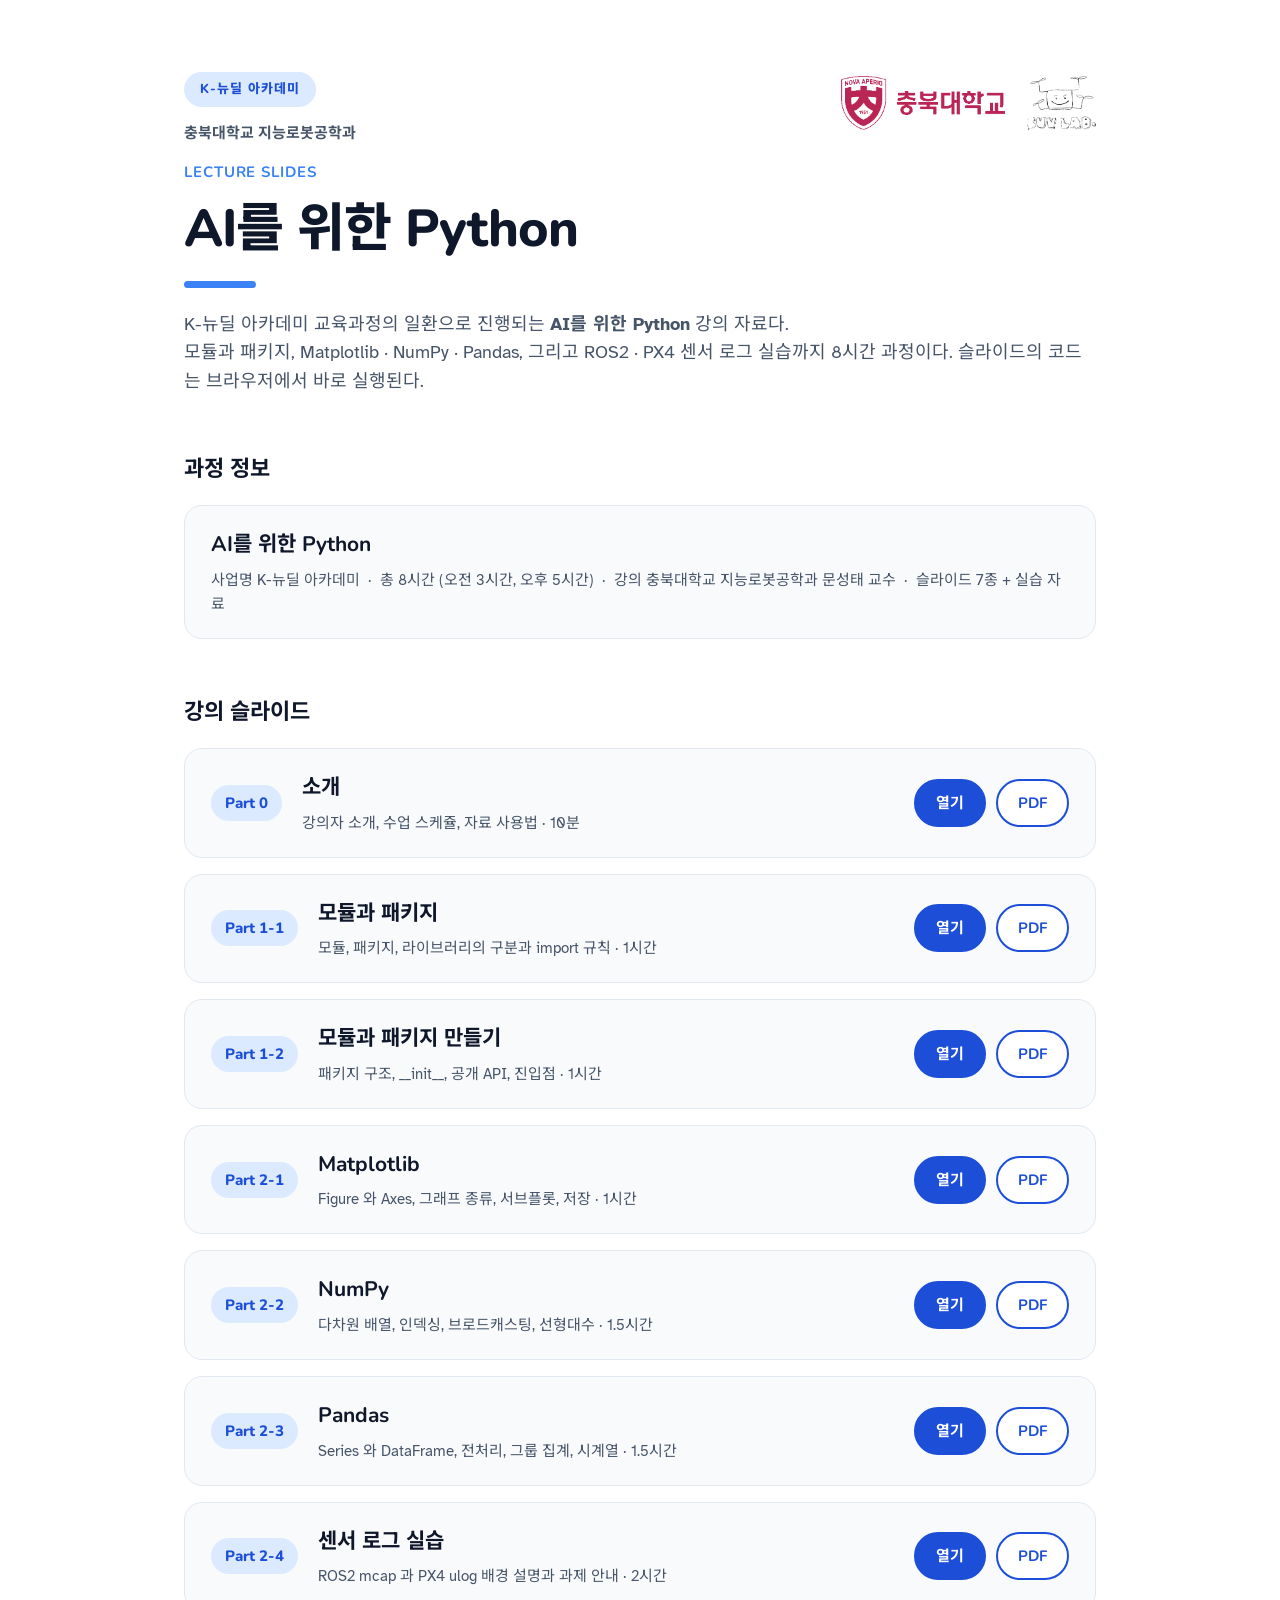
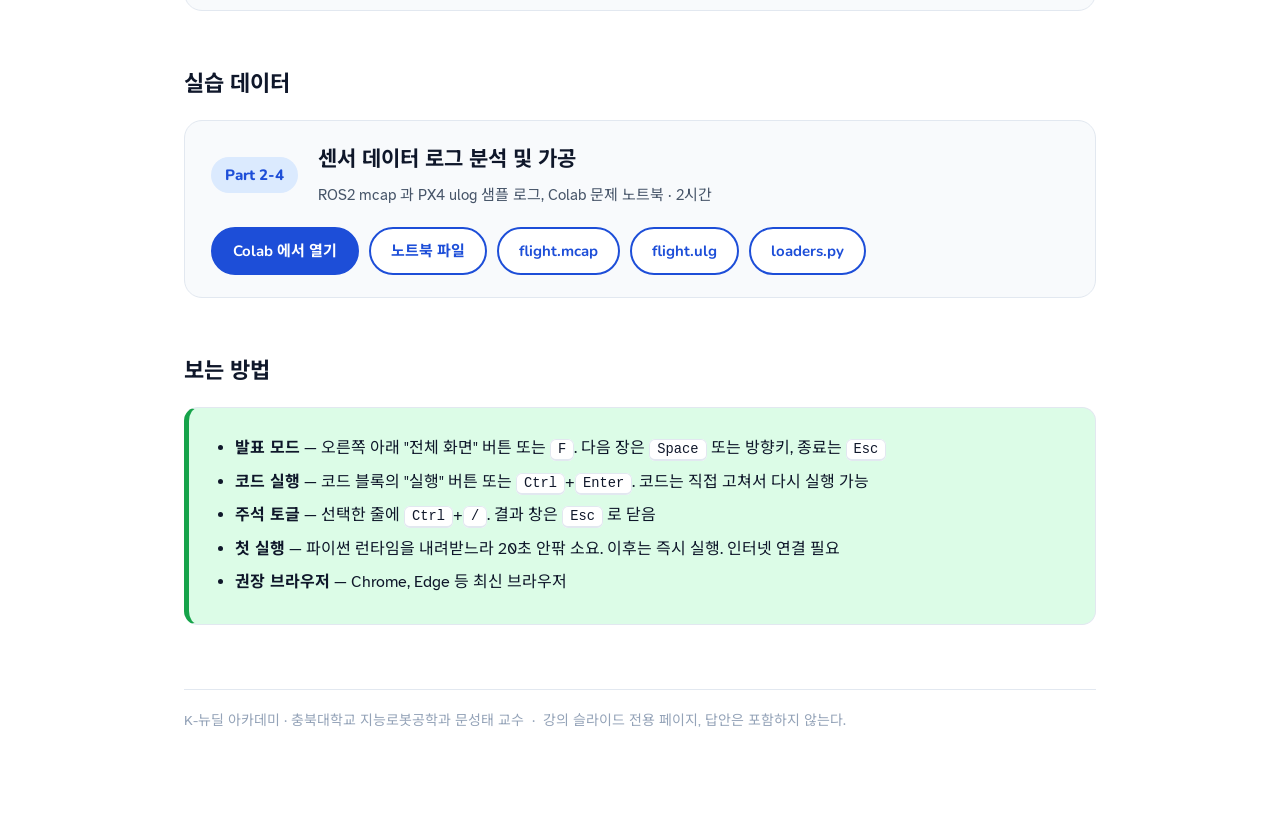
<file: index.html>
<!DOCTYPE html>
<html lang="ko"><head>
<meta charset="utf-8">
<meta name="viewport" content="width=device-width, initial-scale=1">
<title>AI를 위한 Python - 강의 슬라이드</title>
<link rel="icon" href="data:image/svg+xml,%3Csvg xmlns=%27http://www.w3.org/2000/svg%27 viewBox=%270 0 32 32%27%3E%3Crect width=%2732%27 height=%2732%27 rx=%278%27 fill=%27%231d4ed8%27/%3E%3Ctext x=%2716%27 y=%2723%27 font-size=%2720%27 text-anchor=%27middle%27 fill=%27white%27 font-family=%27sans-serif%27 font-weight=%27bold%27%3EP%3C/text%3E%3C/svg%3E">
<link rel="preconnect" href="https://fonts.googleapis.com">
<link rel="preconnect" href="https://fonts.gstatic.com" crossorigin>
<link href="https://fonts.googleapis.com/css2?family=Nunito:wght@400;600;700;800&family=Atkinson+Hyperlegible:wght@400;700&family=Noto+Sans+KR:wght@400;500;700&display=swap" rel="stylesheet">
<style>
:root {
  --sky: #3b82f6; --sky-deep: #1d4ed8; --sky-soft: #dbeafe;
  --leaf-deep: #16a34a; --leaf-soft: #dcfce7;
  --ink: #0f172a; --ink-muted: #475569; --ink-subtle: #94a3b8;
  --outline: #e2e8f0; --surface: #f8fafc;
  --font-display: 'Nunito', 'Noto Sans KR', sans-serif;
  --font-body: 'Atkinson Hyperlegible', 'Noto Sans KR', sans-serif;
  color-scheme: light;
}
* { box-sizing: border-box; }
body {
  margin: 0; background: #fff; color: var(--ink);
  font-family: var(--font-body); line-height: 1.6;
}
.wrap { max-width: 960px; margin: 0 auto; padding: 72px 24px 96px; }
.kicker { font-family: var(--font-display); font-weight: 700; color: var(--sky); letter-spacing: 0.06em; font-size: 15px; }
h1 { font-family: var(--font-display); font-weight: 800; font-size: clamp(34px, 6vw, 52px); line-height: 1.15; margin: 14px 0 0; letter-spacing: -0.02em; }
.rule { width: 72px; height: 7px; border-radius: 999px; background: var(--sky); margin: 22px 0 0; }
.sub { color: var(--ink-muted); font-size: 18px; margin: 22px 0 0; }
h2 { font-family: var(--font-display); font-weight: 700; font-size: 22px; margin: 56px 0 18px; }
.deck-list { display: grid; gap: 16px; }
.deck {
  display: flex; align-items: center; gap: 20px; flex-wrap: wrap;
  border: 1px solid var(--outline); border-radius: 18px;
  background: var(--surface); padding: 22px 26px;
}
.deck-no {
  font-family: var(--font-display); font-weight: 800; font-size: 15px;
  color: var(--sky-deep); background: var(--sky-soft);
  border-radius: 999px; padding: 6px 14px; white-space: nowrap;
}
.deck-main { flex: 1 1 320px; min-width: 0; }
.deck-title { font-family: var(--font-display); font-weight: 700; font-size: 21px; margin: 0; }
.deck-meta { color: var(--ink-muted); font-size: 15px; margin: 6px 0 0; }
.deck-links { display: flex; gap: 10px; }
a.btn {
  font-family: var(--font-display); font-weight: 700; font-size: 15px;
  text-decoration: none; border-radius: 999px; padding: 10px 20px; white-space: nowrap;
  color: #fff; background: var(--sky-deep); border: 2px solid var(--sky-deep);
}
a.btn.ghost { color: var(--sky-deep); background: #fff; }
a.btn:hover { background: var(--sky); border-color: var(--sky); color: #fff; }
.tips { border: 1px solid var(--outline); border-left: 5px solid var(--leaf-deep); border-radius: 14px; background: var(--leaf-soft); padding: 20px 26px; }
.tips ul { margin: 0; padding-left: 20px; }
.tips li { margin: 8px 0; }
kbd {
  font-family: ui-monospace, 'JetBrains Mono', monospace; font-size: 0.86em;
  background: #fff; border: 1px solid var(--outline); border-bottom-width: 2px;
  border-radius: 6px; padding: 2px 7px;
}
.masthead {
  display: flex; align-items: flex-start; justify-content: space-between;
  gap: 28px; flex-wrap: wrap; margin-bottom: 8px;
}
.masthead-logos { display: flex; align-items: center; gap: 22px; padding-top: 4px; }
.masthead-logos img { height: 54px; width: auto; display: block; }
.badge {
  display: inline-block; font-family: var(--font-display); font-weight: 800;
  font-size: 13px; letter-spacing: 0.08em;
  color: var(--sky-deep); background: var(--sky-soft);
  border-radius: 999px; padding: 7px 16px;
}
.course { font-family: var(--font-display); font-weight: 700; color: var(--ink-muted); font-size: 15px; margin: 14px 0 0; }
@media (max-width: 620px) { .masthead-logos img { height: 36px; } }
footer { margin-top: 64px; color: var(--ink-subtle); font-size: 14px; border-top: 1px solid var(--outline); padding-top: 20px; }
</style>
</head>
<body>
<div class="wrap">
  <div class="masthead">
    <div>
      <span class="badge">K-뉴딜 아카데미</span>
      <p class="course">충북대학교 지능로봇공학과</p>
    </div>
    <div class="masthead-logos">
      <img src="./cbnu_logo.png" alt="충북대학교">
      <img src="./suvlab_logo.png" alt="SUV Lab">
    </div>
  </div>

  <p class="kicker">LECTURE SLIDES</p>
  <h1>AI를 위한 Python</h1>
  <div class="rule"></div>
  <p class="sub">K-뉴딜 아카데미 교육과정의 일환으로 진행되는 <b>AI를 위한 Python</b> 강의 자료다.<br>
  모듈과 패키지, Matplotlib · NumPy · Pandas, 그리고 ROS2 · PX4 센서 로그 실습까지 8시간 과정이다.
  슬라이드의 코드는 브라우저에서 바로 실행된다.</p>

  <h2>과정 정보</h2>
  <div class="deck-list">
    <div class="deck">
      <div class="deck-main">
        <p class="deck-title">AI를 위한 Python</p>
        <p class="deck-meta">
          사업명 K-뉴딜 아카데미 &nbsp;·&nbsp; 총 8시간 (오전 3시간, 오후 5시간) &nbsp;·&nbsp;
          강의 충북대학교 지능로봇공학과 문성태 교수 &nbsp;·&nbsp; 슬라이드 7종 + 실습 자료
        </p>
      </div>
    </div>
  </div>

  <h2>강의 슬라이드</h2>
  <div class="deck-list">
    <div class="deck">
      <span class="deck-no">Part 0</span>
      <div class="deck-main">
        <p class="deck-title">소개</p>
        <p class="deck-meta">강의자 소개, 수업 스케쥴, 자료 사용법 · 10분</p>
      </div>
      <div class="deck-links">
        <a class="btn" href="./part0-intro/">열기</a>
        <a class="btn ghost" href="./part0-intro/part0_소개.pdf" download>PDF</a>
      </div>
    </div>
    <div class="deck">
      <span class="deck-no">Part 1-1</span>
      <div class="deck-main">
        <p class="deck-title">모듈과 패키지</p>
        <p class="deck-meta">모듈, 패키지, 라이브러리의 구분과 import 규칙 · 1시간</p>
      </div>
      <div class="deck-links">
        <a class="btn" href="./part1-1-module-concept/">열기</a>
        <a class="btn ghost" href="./part1-1-module-concept/part1_1_모듈과패키지.pdf" download>PDF</a>
      </div>
    </div>
    <div class="deck">
      <span class="deck-no">Part 1-2</span>
      <div class="deck-main">
        <p class="deck-title">모듈과 패키지 만들기</p>
        <p class="deck-meta">패키지 구조, __init__, 공개 API, 진입점 · 1시간</p>
      </div>
      <div class="deck-links">
        <a class="btn" href="./part1-2-module-build/">열기</a>
        <a class="btn ghost" href="./part1-2-module-build/part1_2_모듈과패키지만들기.pdf" download>PDF</a>
      </div>
    </div>
    <div class="deck">
      <span class="deck-no">Part 2-1</span>
      <div class="deck-main">
        <p class="deck-title">Matplotlib</p>
        <p class="deck-meta">Figure 와 Axes, 그래프 종류, 서브플롯, 저장 · 1시간</p>
      </div>
      <div class="deck-links">
        <a class="btn" href="./part2-1-matplotlib/">열기</a>
        <a class="btn ghost" href="./part2-1-matplotlib/part2_1_Matplotlib.pdf" download>PDF</a>
      </div>
    </div>
    <div class="deck">
      <span class="deck-no">Part 2-2</span>
      <div class="deck-main">
        <p class="deck-title">NumPy</p>
        <p class="deck-meta">다차원 배열, 인덱싱, 브로드캐스팅, 선형대수 · 1.5시간</p>
      </div>
      <div class="deck-links">
        <a class="btn" href="./part2-2-numpy/">열기</a>
        <a class="btn ghost" href="./part2-2-numpy/part2_2_NumPy.pdf" download>PDF</a>
      </div>
    </div>
    <div class="deck">
      <span class="deck-no">Part 2-3</span>
      <div class="deck-main">
        <p class="deck-title">Pandas</p>
        <p class="deck-meta">Series 와 DataFrame, 전처리, 그룹 집계, 시계열 · 1.5시간</p>
      </div>
      <div class="deck-links">
        <a class="btn" href="./part2-3-pandas/">열기</a>
        <a class="btn ghost" href="./part2-3-pandas/part2_3_Pandas.pdf" download>PDF</a>
      </div>
    </div>
    <div class="deck">
      <span class="deck-no">Part 2-4</span>
      <div class="deck-main">
        <p class="deck-title">센서 로그 실습</p>
        <p class="deck-meta">ROS2 mcap 과 PX4 ulog 배경 설명과 과제 안내 · 2시간</p>
      </div>
      <div class="deck-links">
        <a class="btn" href="./part2-4-sensor-log/">열기</a>
        <a class="btn ghost" href="./part2-4-sensor-log/part2_4_센서로그실습.pdf" download>PDF</a>
      </div>
    </div>
  </div>

  <!-- PART24-START -->
  <h2>실습 데이터</h2>
  <div class="deck-list">
    <div class="deck">
      <span class="deck-no">Part 2-4</span>
      <div class="deck-main">
        <p class="deck-title">센서 데이터 로그 분석 및 가공</p>
        <p class="deck-meta">ROS2 mcap 과 PX4 ulog 샘플 로그, Colab 문제 노트북 · 2시간</p>
      </div>
      <div class="deck-links">
        <a class="btn" href="https://colab.research.google.com/github/stmoon/python-lecture-slides/blob/main/part2-4-data/part2-4-lab.ipynb" target="_blank" rel="noopener">Colab 에서 열기</a>
        <a class="btn ghost" href="./part2-4-data/part2-4-lab.ipynb" download>노트북 파일</a>
        <a class="btn ghost" href="./part2-4-data/flight.mcap" download>flight.mcap</a>
        <a class="btn ghost" href="./part2-4-data/flight.ulg" download>flight.ulg</a>
        <a class="btn ghost" href="./part2-4-data/loaders.py" download>loaders.py</a>
      </div>
    </div>
  </div>
  <!-- PART24-END -->

  <h2>보는 방법</h2>
  <div class="tips">
    <ul>
      <li><b>발표 모드</b> — 오른쪽 아래 "전체 화면" 버튼 또는 <kbd>F</kbd>. 다음 장은 <kbd>Space</kbd> 또는 방향키, 종료는 <kbd>Esc</kbd></li>
      <li><b>코드 실행</b> — 코드 블록의 "실행" 버튼 또는 <kbd>Ctrl</kbd>+<kbd>Enter</kbd>. 코드는 직접 고쳐서 다시 실행 가능</li>
      <li><b>주석 토글</b> — 선택한 줄에 <kbd>Ctrl</kbd>+<kbd>/</kbd>. 결과 창은 <kbd>Esc</kbd> 로 닫음</li>
      <li><b>첫 실행</b> — 파이썬 런타임을 내려받느라 20초 안팎 소요. 이후는 즉시 실행. 인터넷 연결 필요</li>
      <li><b>권장 브라우저</b> — Chrome, Edge 등 최신 브라우저</li>
    </ul>
  </div>

  <footer>K-뉴딜 아카데미 · 충북대학교 지능로봇공학과 문성태 교수 &nbsp;·&nbsp; 강의 슬라이드 전용 페이지, 답안은 포함하지 않는다.</footer>
</div>
</body></html>
</file>
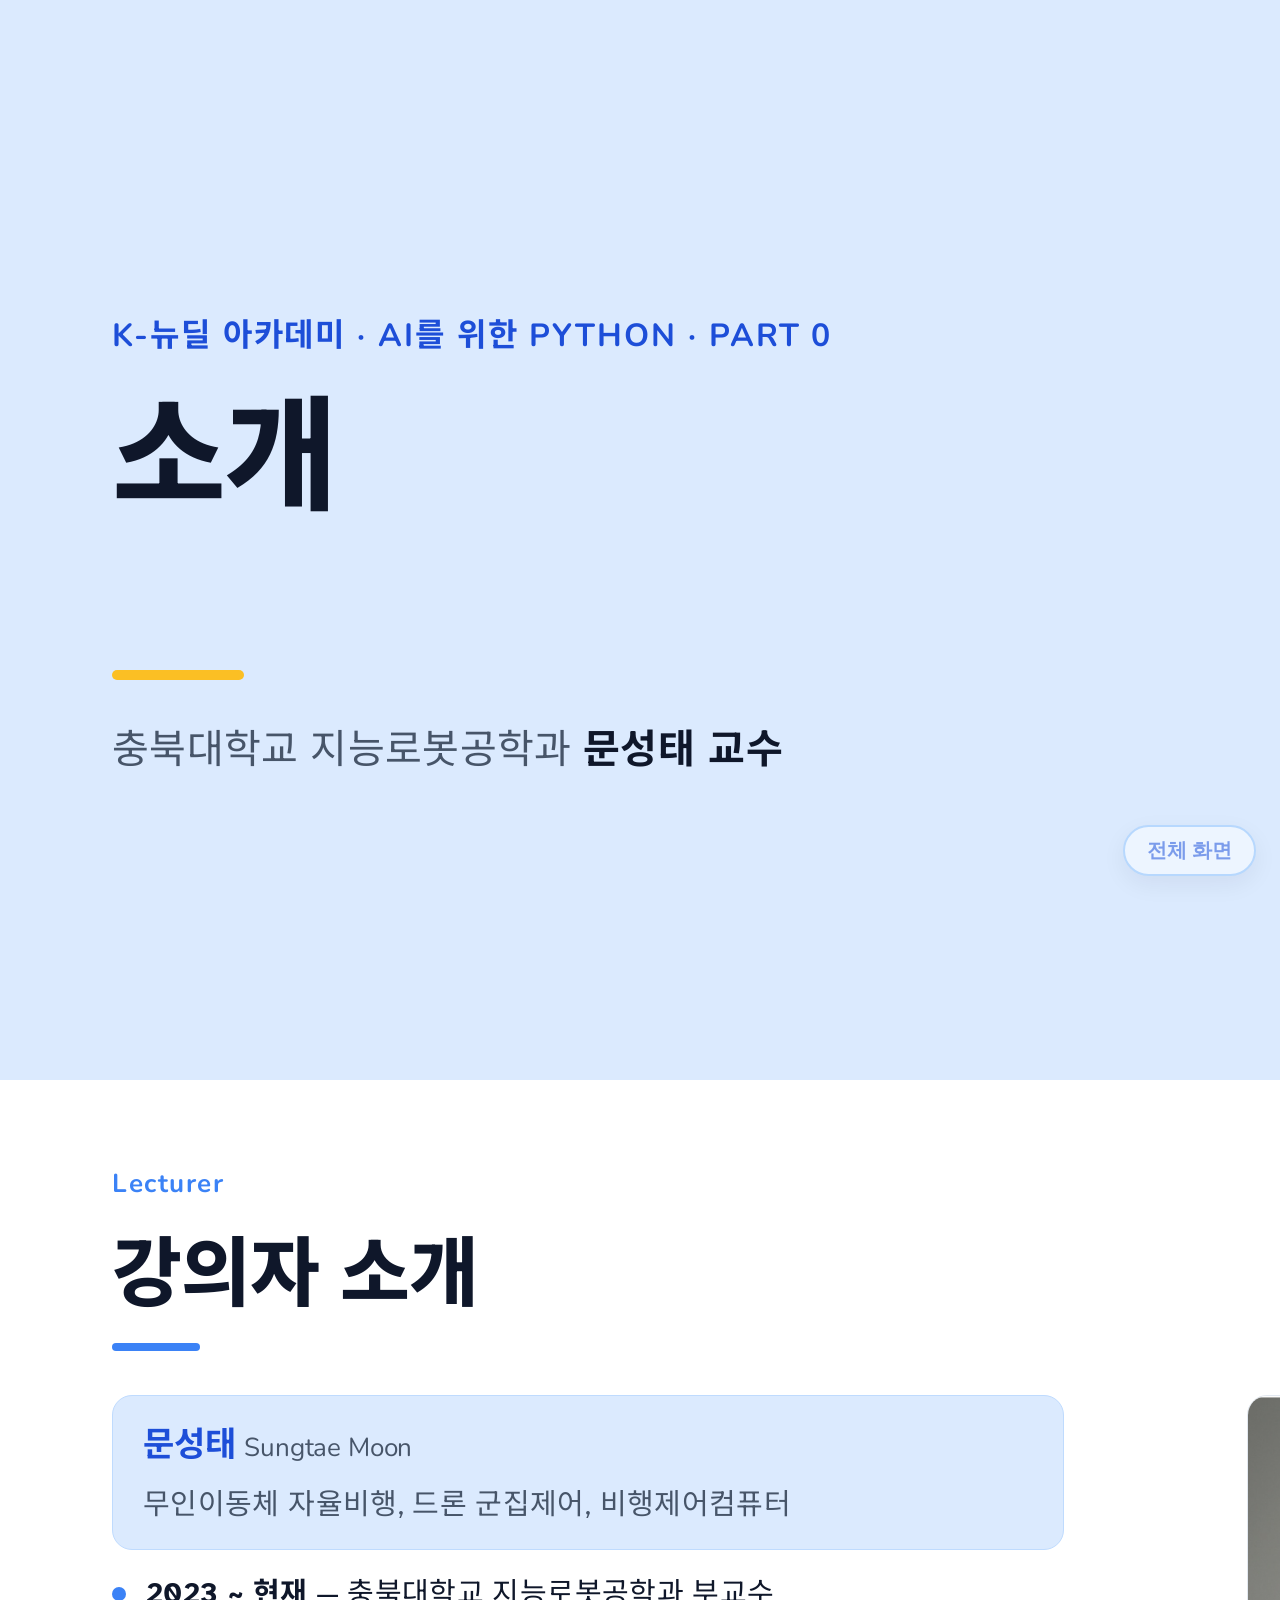
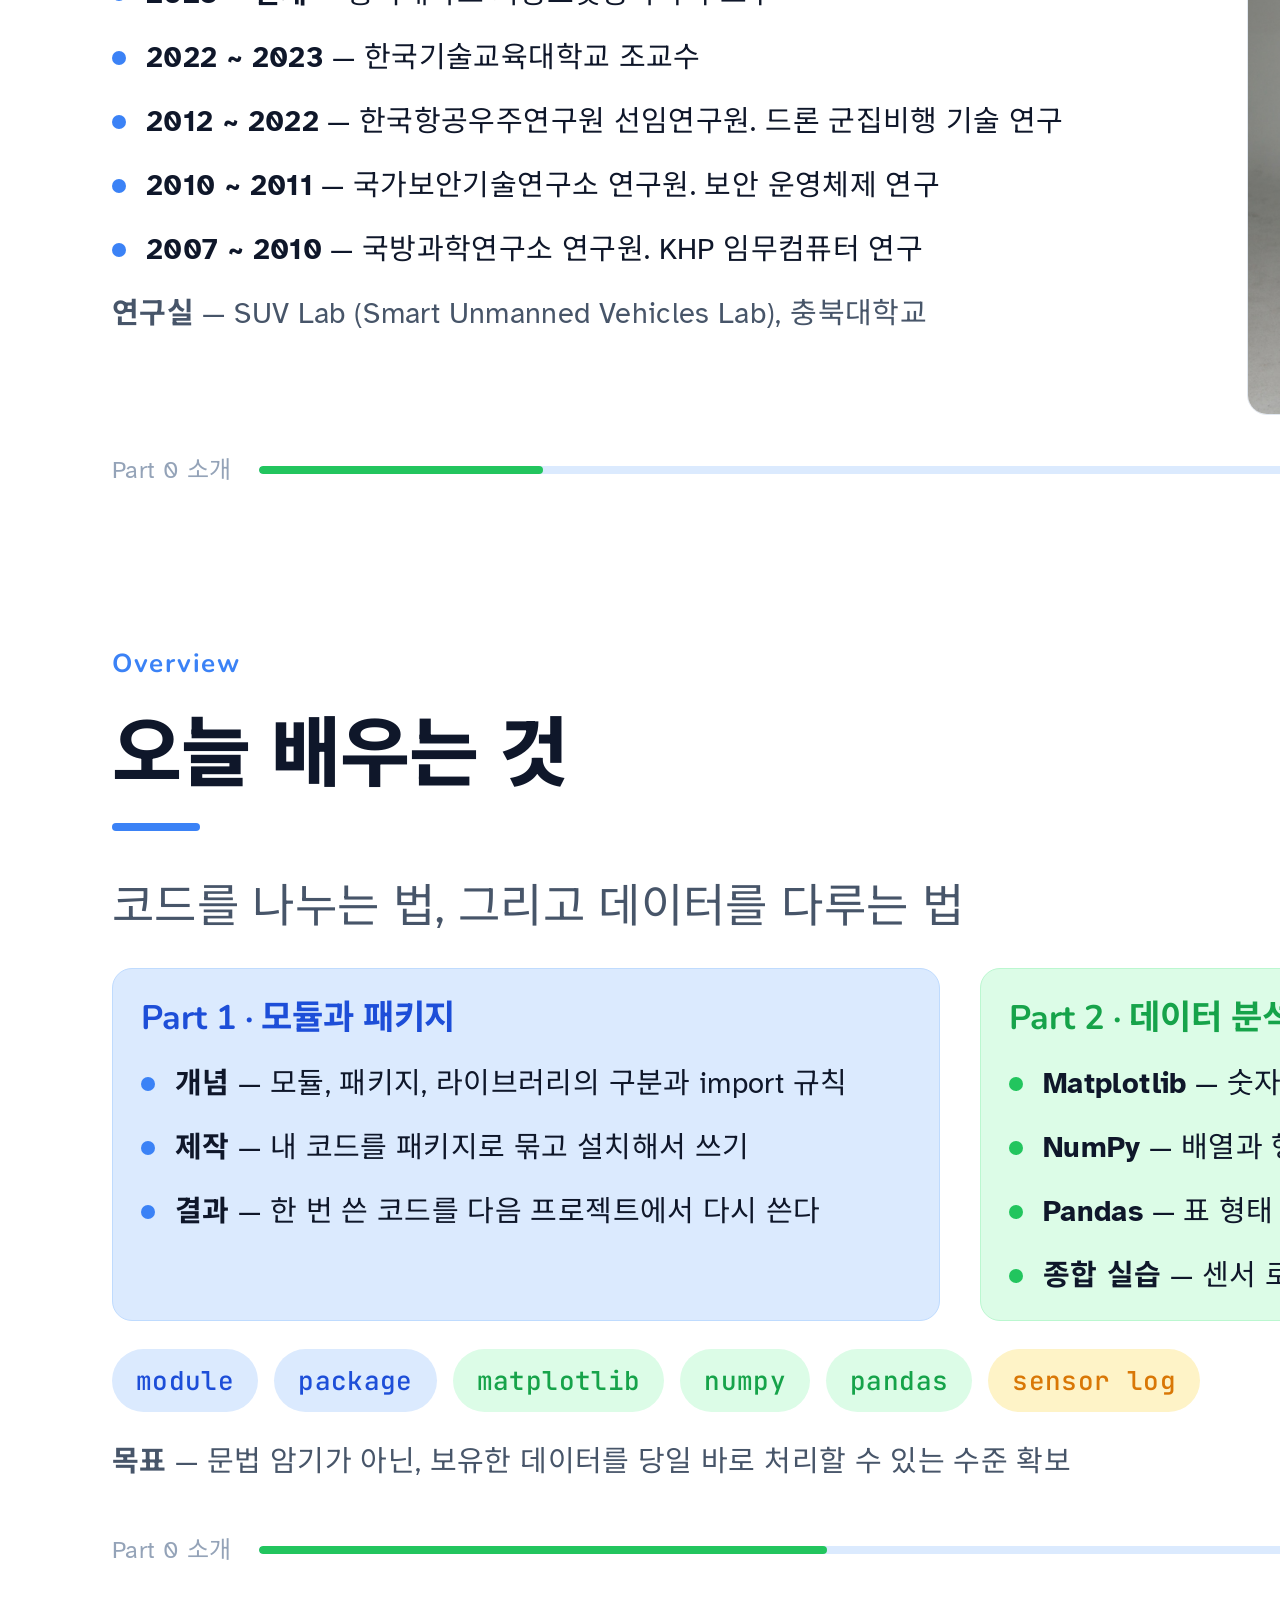
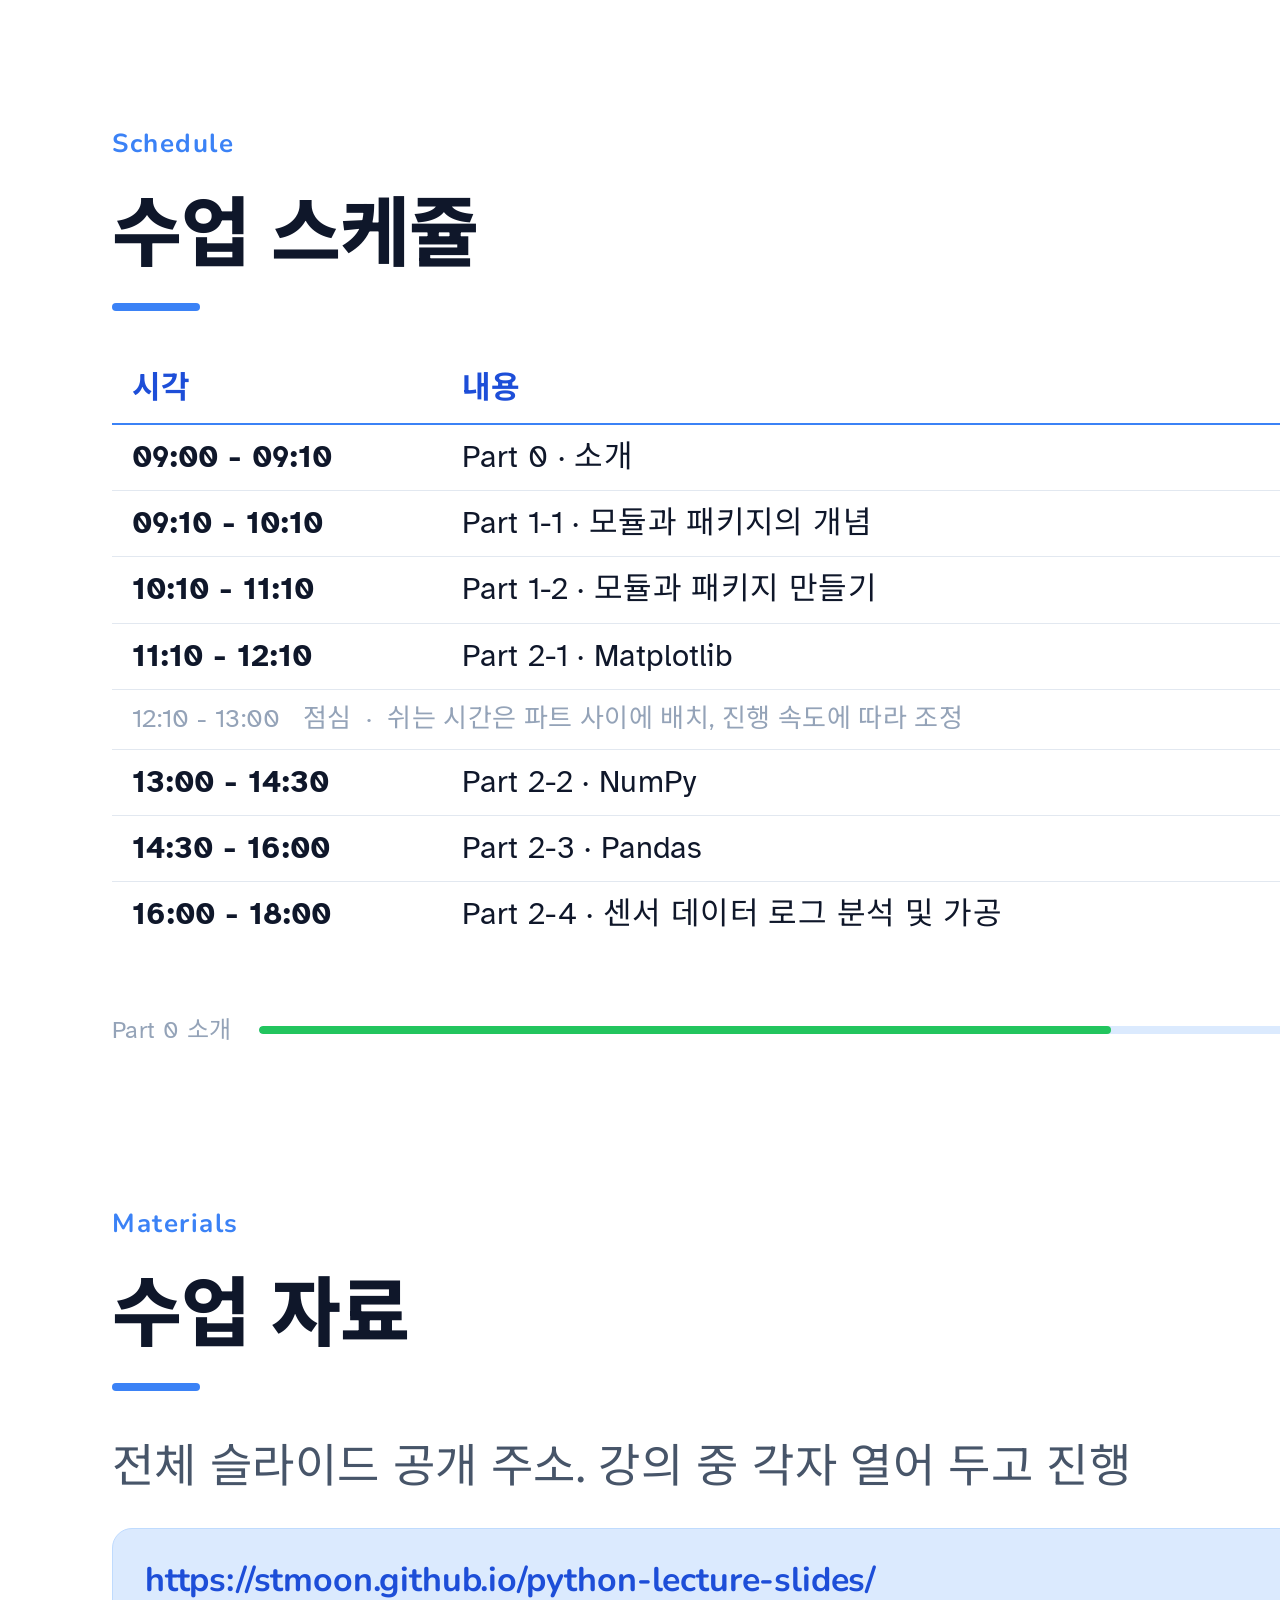
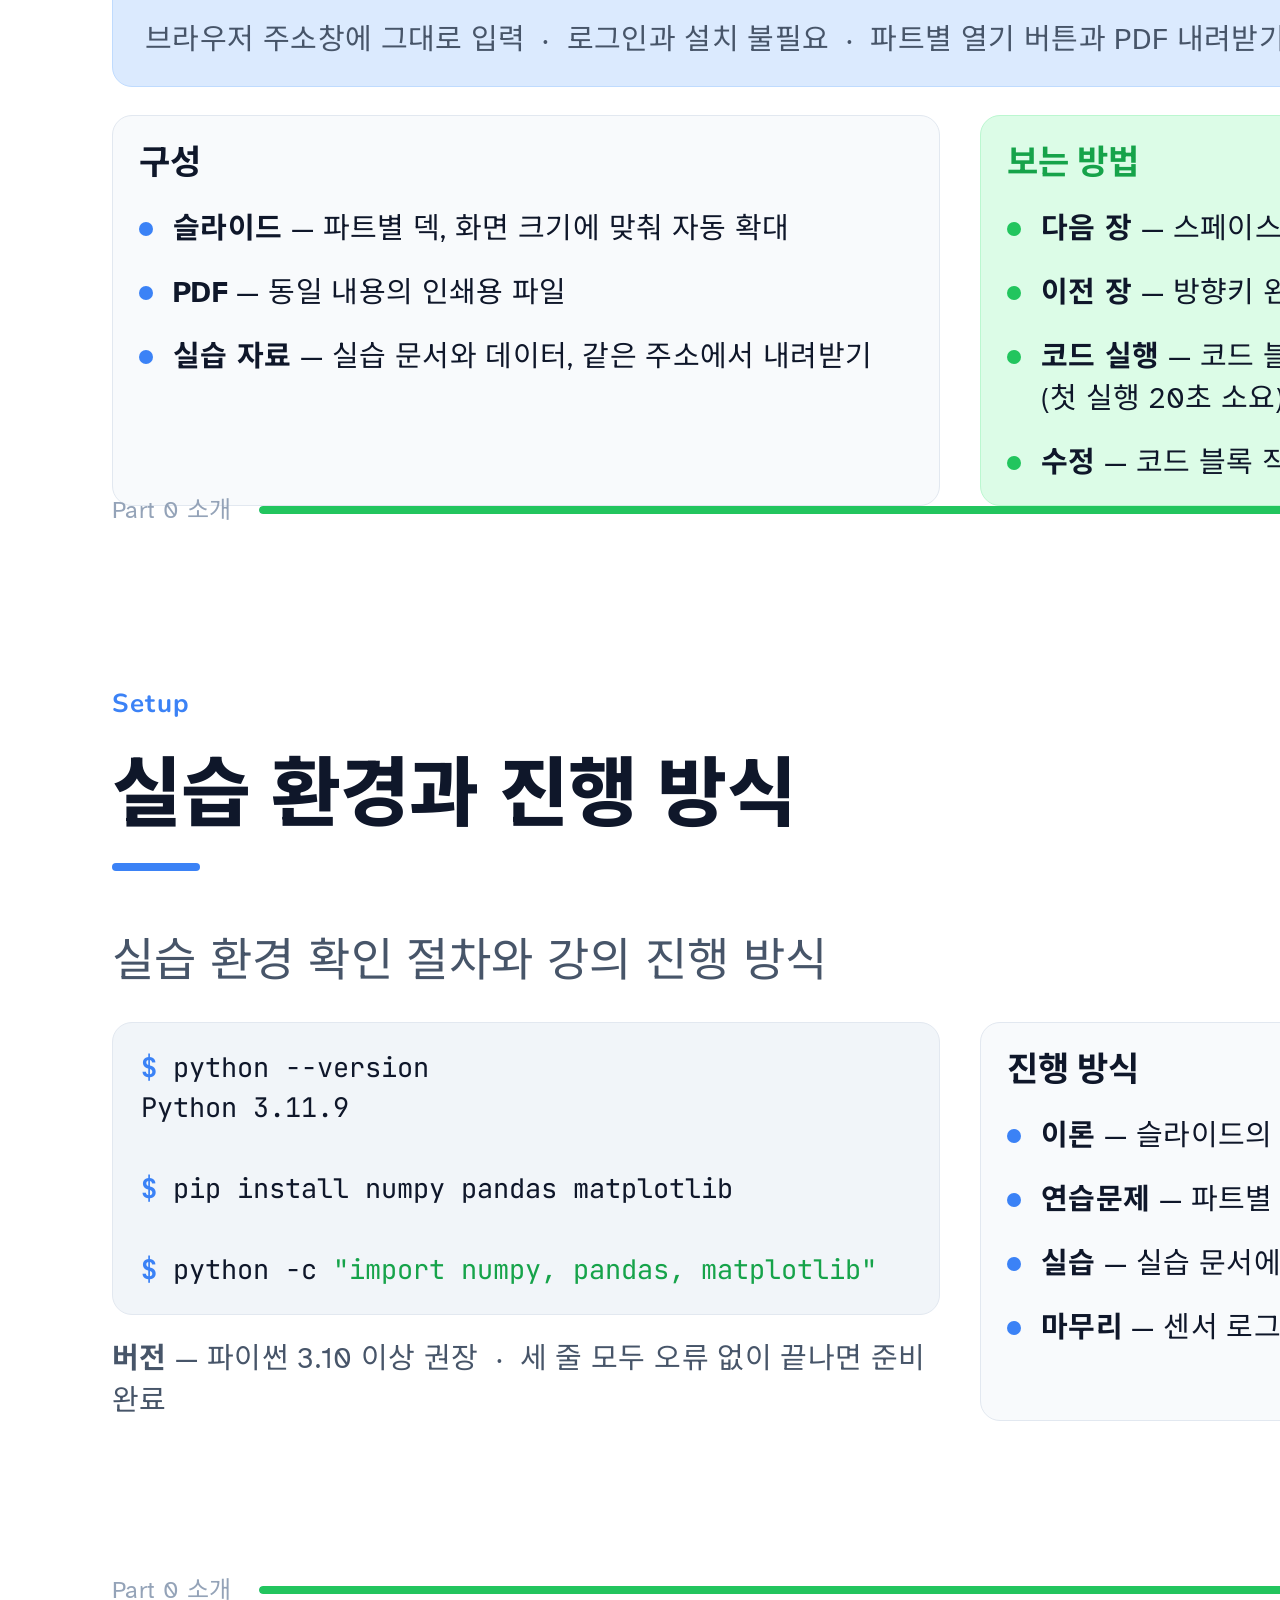
<file: part0-intro/index.html>
<!DOCTYPE html>
<html lang="ko"><head>
<meta charset="utf-8">
<meta name="viewport" content="width=device-width, initial-scale=1">
<title>Part 0 소개</title>
<link rel="preconnect" href="https://fonts.googleapis.com">
<link rel="preconnect" href="https://fonts.gstatic.com" crossorigin="crossorigin">
<link href="https://fonts.googleapis.com/css2?family=Nunito:wght@400;600;700;800&amp;family=Atkinson+Hyperlegible:wght@400;700&amp;family=JetBrains+Mono:wght@400;500;700&amp;family=Noto+Sans+KR:wght@400;500;700;900&amp;display=swap" rel="stylesheet">
<link rel="stylesheet" href="./deck.css">
<script defer="" src="./deck.js"></script>
<style>
@page { size: 1920px 1080px; margin: 0; }
html, body { margin: 0; padding: 0; background: #fff; }
:root { color-scheme: light; }
deck-stage { display: block; }
.slide {
  width: 1920px; height: 1080px; overflow: hidden; box-sizing: border-box;
  break-after: page; page-break-after: always;
}
.slide:last-child { break-after: auto; page-break-after: auto; }
</style>
<link rel="stylesheet" href="cde-layout.css"></head>
<body>
<deck-stage>
        <section class="slide cover" data-label="표지" data-screen-label="표지">
          <img class="cover-logo" src="./cbnu_logo.png" alt="충북대학교">
          <span class="cover-kicker">K-뉴딜 아카데미 · AI를 위한 PYTHON · PART 0</span>
          <h1 class="cover-title">소개</h1>
          <p class="cover-sub"><br></p>
          <div class="cover-rule"></div>
          <p class="cover-by">충북대학교 지능로봇공학과 <b>문성태 교수</b></p>
        </section>

        <section class="slide" data-label="01 강의자 소개" data-screen-label="01 강의자 소개">
          <header class="head"><span class="kicker">Lecturer</span><span class="folio">01</span></header>
          <h2 class="title">강의자 소개</h2>
          <div class="rule"></div>
          <div class="body">
            <div class="cols-wide">
              <div style="display:flex; flex-direction:column; gap:22px; min-width:0">
                <div class="card soft" style="padding:24px 30px; gap:12px">
                  <h3 class="card-h sky">문성태 <span style="font-size:26px; color:var(--ink-muted); font-weight:400">Sungtae Moon</span></h3>
                  <p class="note">무인이동체 자율비행, 드론 군집제어, 비행제어컴퓨터</p>
                </div>
                <ul class="ul">
                  <li><strong>2023 ~ 현재</strong> — 충북대학교 지능로봇공학과 부교수</li>
                  <li><strong>2022 ~ 2023</strong> — 한국기술교육대학교 조교수</li>
                  <li><strong>2012 ~ 2022</strong> — 한국항공우주연구원 선임연구원. 드론 군집비행 기술 연구</li>
                  <li><strong>2010 ~ 2011</strong> — 국가보안기술연구소 연구원. 보안 운영체제 연구</li>
                  <li><strong>2007 ~ 2010</strong> — 국방과학연구소 연구원. KHP 임무컴퓨터 연구</li>
                </ul>
                <p class="note"><strong>연구실</strong> — SUV Lab (Smart Unmanned Vehicles Lab), 충북대학교</p>
              </div>
              <figure class="fig"><img src="./imgs/lecturer.png" alt="강의자 사진" style="max-height:620px; align-self:center"></figure>
            </div>
          </div>
          <footer class="foot"><span class="foot-sec">Part 0 소개</span><div class="bar"><i style="width:20%"></i></div><span class="foot-num">01 / 05</span></footer>
        </section>


        <section class="slide" data-label="02 오늘 배우는 것" data-screen-label="02 오늘 배우는 것">
          <header class="head"><span class="kicker">Overview</span><span class="folio">02</span></header>
          <h2 class="title">오늘 배우는 것</h2>
          <div class="rule"></div>
          <div class="body">
            <p class="lead">코드를 나누는 법, 그리고 데이터를 다루는 법</p>
            <div class="cols">
              <div class="card soft" style="padding:24px 28px">
                <h3 class="card-h sky">Part 1 · 모듈과 패키지</h3>
                <ul class="ul">
                  <li><strong>개념</strong> — 모듈, 패키지, 라이브러리의 구분과 import 규칙</li>
                  <li><strong>제작</strong> — 내 코드를 패키지로 묶고 설치해서 쓰기</li>
                  <li><strong>결과</strong> — 한 번 쓴 코드를 다음 프로젝트에서 다시 쓴다</li>
                </ul>
              </div>
              <div class="card good" style="padding:24px 28px">
                <h3 class="card-h leaf">Part 2 · 데이터 분석 라이브러리</h3>
                <ul class="ul leaf">
                  <li><strong>Matplotlib</strong> — 숫자를 그림으로 바꿔 눈으로 확인</li>
                  <li><strong>NumPy</strong> — 배열과 행렬을 루프 없이 계산</li>
                  <li><strong>Pandas</strong> — 표 형태 데이터를 읽고 정리</li>
                  <li><strong>종합 실습</strong> — 센서 로그를 실제로 분석하고 가공</li>
                </ul>
              </div>
            </div>
            <div class="chips">
              <span class="chip">module</span>
              <span class="chip">package</span>
              <span class="chip leaf">matplotlib</span>
              <span class="chip leaf">numpy</span>
              <span class="chip leaf">pandas</span>
              <span class="chip sun">sensor log</span>
            </div>
            <p class="note"><strong>목표</strong> — 문법 암기가 아닌, 보유한 데이터를 당일 바로 처리할 수 있는 수준 확보</p>
          </div>
          <footer class="foot"><span class="foot-sec">Part 0 소개</span><div class="bar"><i style="width:40%"></i></div><span class="foot-num">02 / 05</span></footer>
        </section>

        <section class="slide" data-label="03 수업 스케쥴" data-screen-label="03 수업 스케쥴">
          <header class="head"><span class="kicker">Schedule</span><span class="folio">03</span></header>
          <h2 class="title">수업 스케쥴</h2>
          <div class="rule"></div>
          <div class="body">
            <table class="tbl" style="font-size:31px">
              <thead>
                <tr><th style="width:330px; padding:12px 20px">시각</th><th style="padding:12px 20px">내용</th><th style="width:180px; padding:12px 20px">실습</th><th style="width:170px; padding:12px 20px">시간</th></tr>
              </thead>
              <tbody style="--pad:0">
                <tr><td style="padding:11px 20px"><strong>09:00 - 09:10</strong></td><td style="padding:11px 20px">Part 0 · 소개</td><td style="padding:11px 20px">-</td><td style="padding:11px 20px">10분</td></tr>
                <tr><td style="padding:11px 20px"><strong>09:10 - 10:10</strong></td><td style="padding:11px 20px">Part 1-1 · 모듈과 패키지의 개념</td><td style="padding:11px 20px">-</td><td style="padding:11px 20px">1시간</td></tr>
                <tr><td style="padding:11px 20px"><strong>10:10 - 11:10</strong></td><td style="padding:11px 20px">Part 1-2 · 모듈과 패키지 만들기</td><td style="padding:11px 20px">-</td><td style="padding:11px 20px">1시간</td></tr>
                <tr><td style="padding:11px 20px"><strong>11:10 - 12:10</strong></td><td style="padding:11px 20px">Part 2-1 · Matplotlib</td><td style="padding:11px 20px">-</td><td style="padding:11px 20px">1시간</td></tr>
                <tr><td colspan="4" style="padding:11px 20px; color:var(--ink-subtle); font-size:26px">12:10 - 13:00 &nbsp; 점심 &nbsp;·&nbsp; 쉬는 시간은 파트 사이에 배치, 진행 속도에 따라 조정</td></tr>
                <tr><td style="padding:11px 20px"><strong>13:00 - 14:30</strong></td><td style="padding:11px 20px">Part 2-2 · NumPy</td><td style="padding:11px 20px">-</td><td style="padding:11px 20px">1.5시간</td></tr>
                <tr><td style="padding:11px 20px"><strong>14:30 - 16:00</strong></td><td style="padding:11px 20px">Part 2-3 · Pandas</td><td style="padding:11px 20px">-</td><td style="padding:11px 20px">1.5시간</td></tr>
                <tr><td style="padding:11px 20px"><strong>16:00 - 18:00</strong></td><td style="padding:11px 20px">Part 2-4 · 센서 데이터 로그 분석 및 가공</td><td style="padding:11px 20px">Colab</td><td style="padding:11px 20px">2시간</td></tr>
              </tbody>
            </table>
          </div>
          <footer class="foot"><span class="foot-sec">Part 0 소개</span><div class="bar"><i style="width:60%"></i></div><span class="foot-num">03 / 05</span></footer>
        </section>

        <section class="slide" data-label="04 수업 자료" data-screen-label="04 수업 자료">
          <header class="head"><span class="kicker">Materials</span><span class="folio">04</span></header>
          <h2 class="title">수업 자료</h2>
          <div class="rule"></div>
          <div class="body">
            <p class="lead">전체 슬라이드 공개 주소. 강의 중 각자 열어 두고 진행</p>
            <div class="card soft" style="padding:26px 32px; gap:12px">
              <h3 class="card-h sky">https://stmoon.github.io/python-lecture-slides/</h3>
              <p class="note">브라우저 주소창에 그대로 입력 &nbsp;·&nbsp; 로그인과 설치 불필요 &nbsp;·&nbsp; 파트별 열기 버튼과 PDF 내려받기 제공</p>
            </div>
            <div class="cols">
              <div class="card" style="padding:22px 26px">
                <h3 class="card-h">구성</h3>
                <ul class="ul">
                  <li><strong>슬라이드</strong> — 파트별 덱, 화면 크기에 맞춰 자동 확대</li>
                  <li><strong>PDF</strong> — 동일 내용의 인쇄용 파일</li>
                  <li><strong>실습 자료</strong> — 실습 문서와 데이터, 같은 주소에서 내려받기</li>
                </ul>
              </div>
              <div class="card good" style="padding:22px 26px">
                <h3 class="card-h leaf">보는 방법</h3>
                <ul class="ul leaf">
                  <li><strong>다음 장</strong> — 스페이스, 방향키 오른쪽, 슬라이드 클릭</li>
                  <li><strong>이전 장</strong> — 방향키 왼쪽, Backspace</li>
                  <li><strong>코드 실행</strong> — 코드 블록의 실행 버튼, 브라우저 내에서 동작 (첫 실행 20초 소요)</li>
                  <li><strong>수정</strong> — 코드 블록 직접 수정 후 재실행 가능</li>
                </ul>
              </div>
            </div>
          </div>
          <footer class="foot"><span class="foot-sec">Part 0 소개</span><div class="bar"><i style="width:80%"></i></div><span class="foot-num">04 / 05</span></footer>
        </section>

        <section class="slide" data-label="05 실습 환경과 진행 방식" data-screen-label="05 실습 환경과 진행 방식">
          <header class="head"><span class="kicker">Setup</span><span class="folio">05</span></header>
          <h2 class="title">실습 환경과 진행 방식</h2>
          <div class="rule"></div>
          <div class="body" style="padding-top: 14px;">
            <p class="lead">실습 환경 확인 절차와 강의 진행 방식</p>
            <div class="cols">
              <div style="display:flex; flex-direction:column; gap:22px; min-width:0">
                <pre class="term tight" data-nolines=""><span class="pr">$</span> python --version
Python 3.11.9

<span class="pr">$</span> pip install numpy pandas matplotlib

<span class="pr">$</span> python -c <span class="s">"import numpy, pandas, matplotlib"</span></pre>
                <p class="note"><strong>버전</strong> — 파이썬 3.10 이상 권장 &nbsp;·&nbsp; 세 줄 모두 오류 없이 끝나면 준비 완료</p>
              </div>
              <div class="card" style="padding:22px 26px">
                <h3 class="card-h">진행 방식</h3>
                <ul class="ul">
                  <li><strong>이론</strong> — 슬라이드의 코드를 그 자리에서 실행하며 확인</li>
                  <li><strong>연습문제</strong> — 파트별 3~9문제, 직접 채운 뒤 즉시 실행</li>
                  <li><strong>실습</strong> — 실습 문서에 따라 개별 진행</li>
                  <li><strong>마무리</strong> — 센서 로그 한 건을 적재부터 리포트까지 처리</li>
                </ul>
              </div>
            </div>
          </div>
          <footer class="foot"><span class="foot-sec">Part 0 소개</span><div class="bar"><i style="width:100%"></i></div><span class="foot-num">05 / 05</span></footer>
        </section>
</deck-stage>


</body></html>
</file>
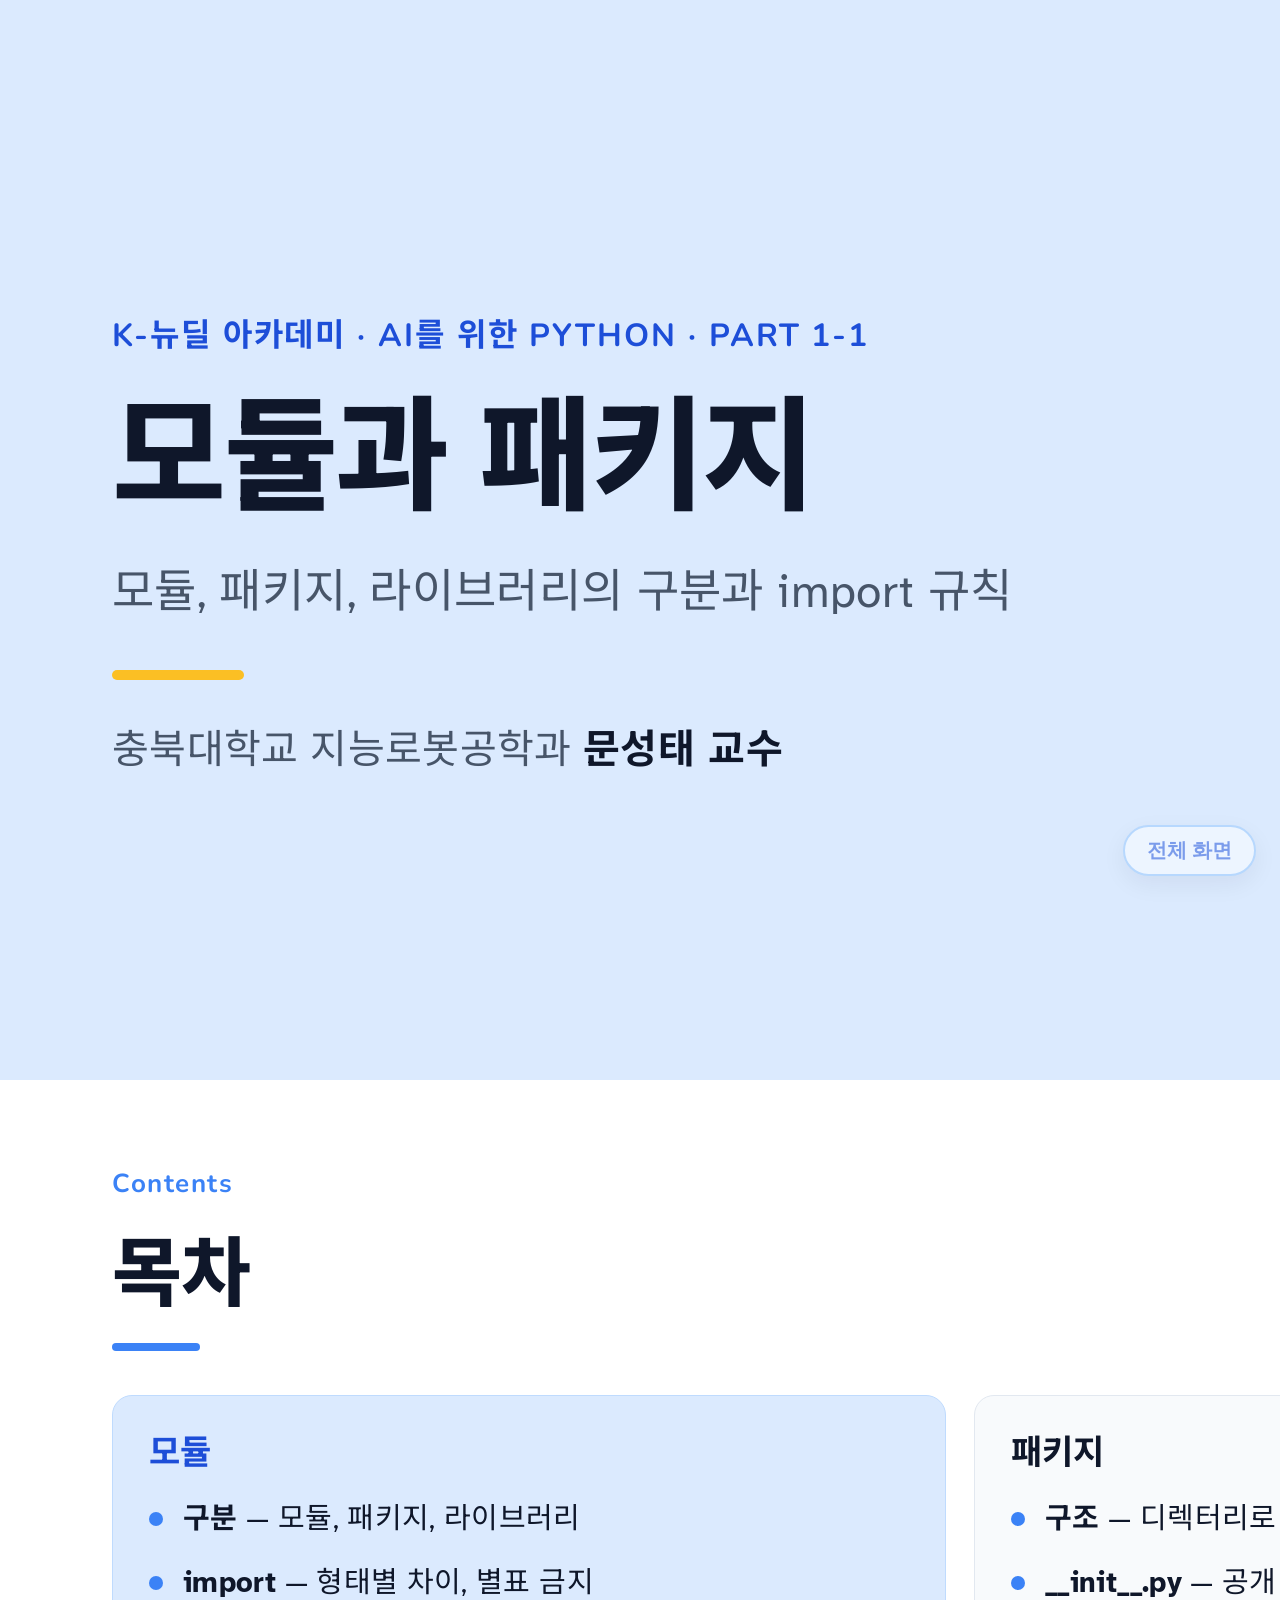
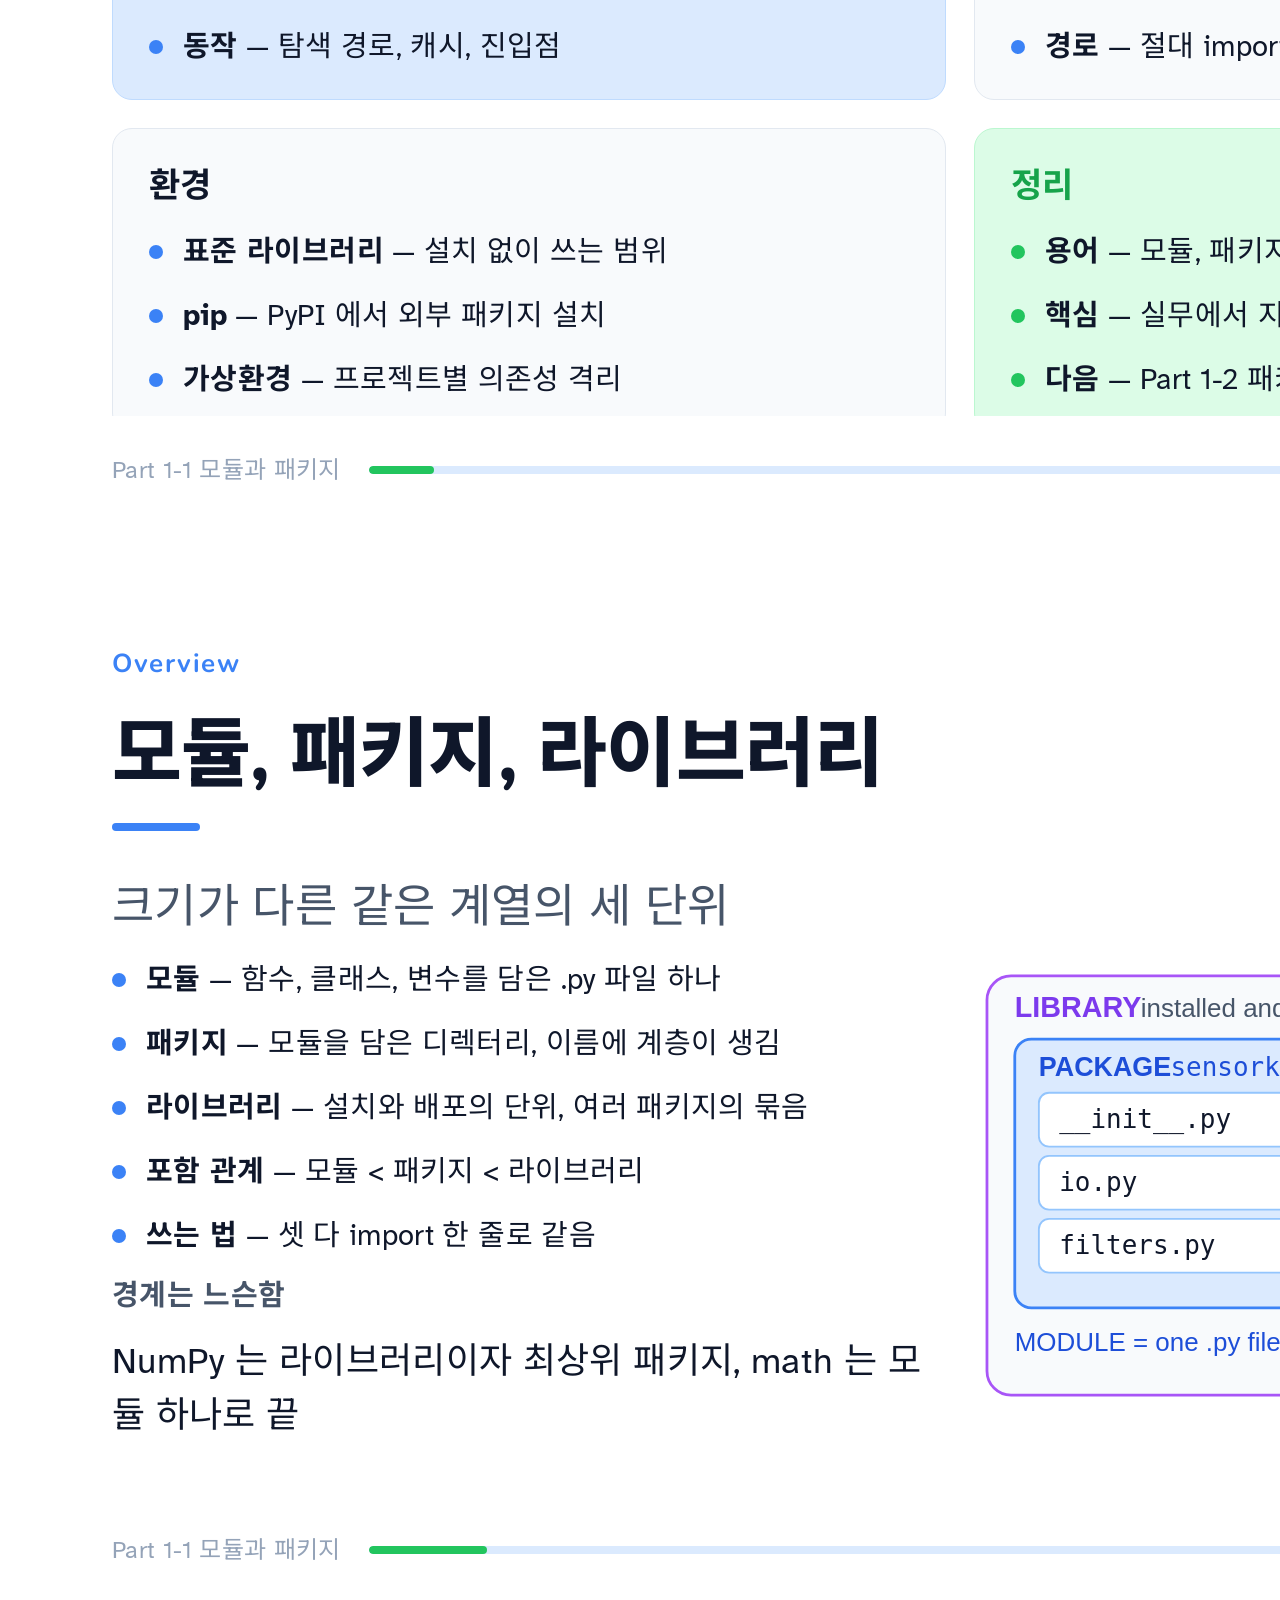
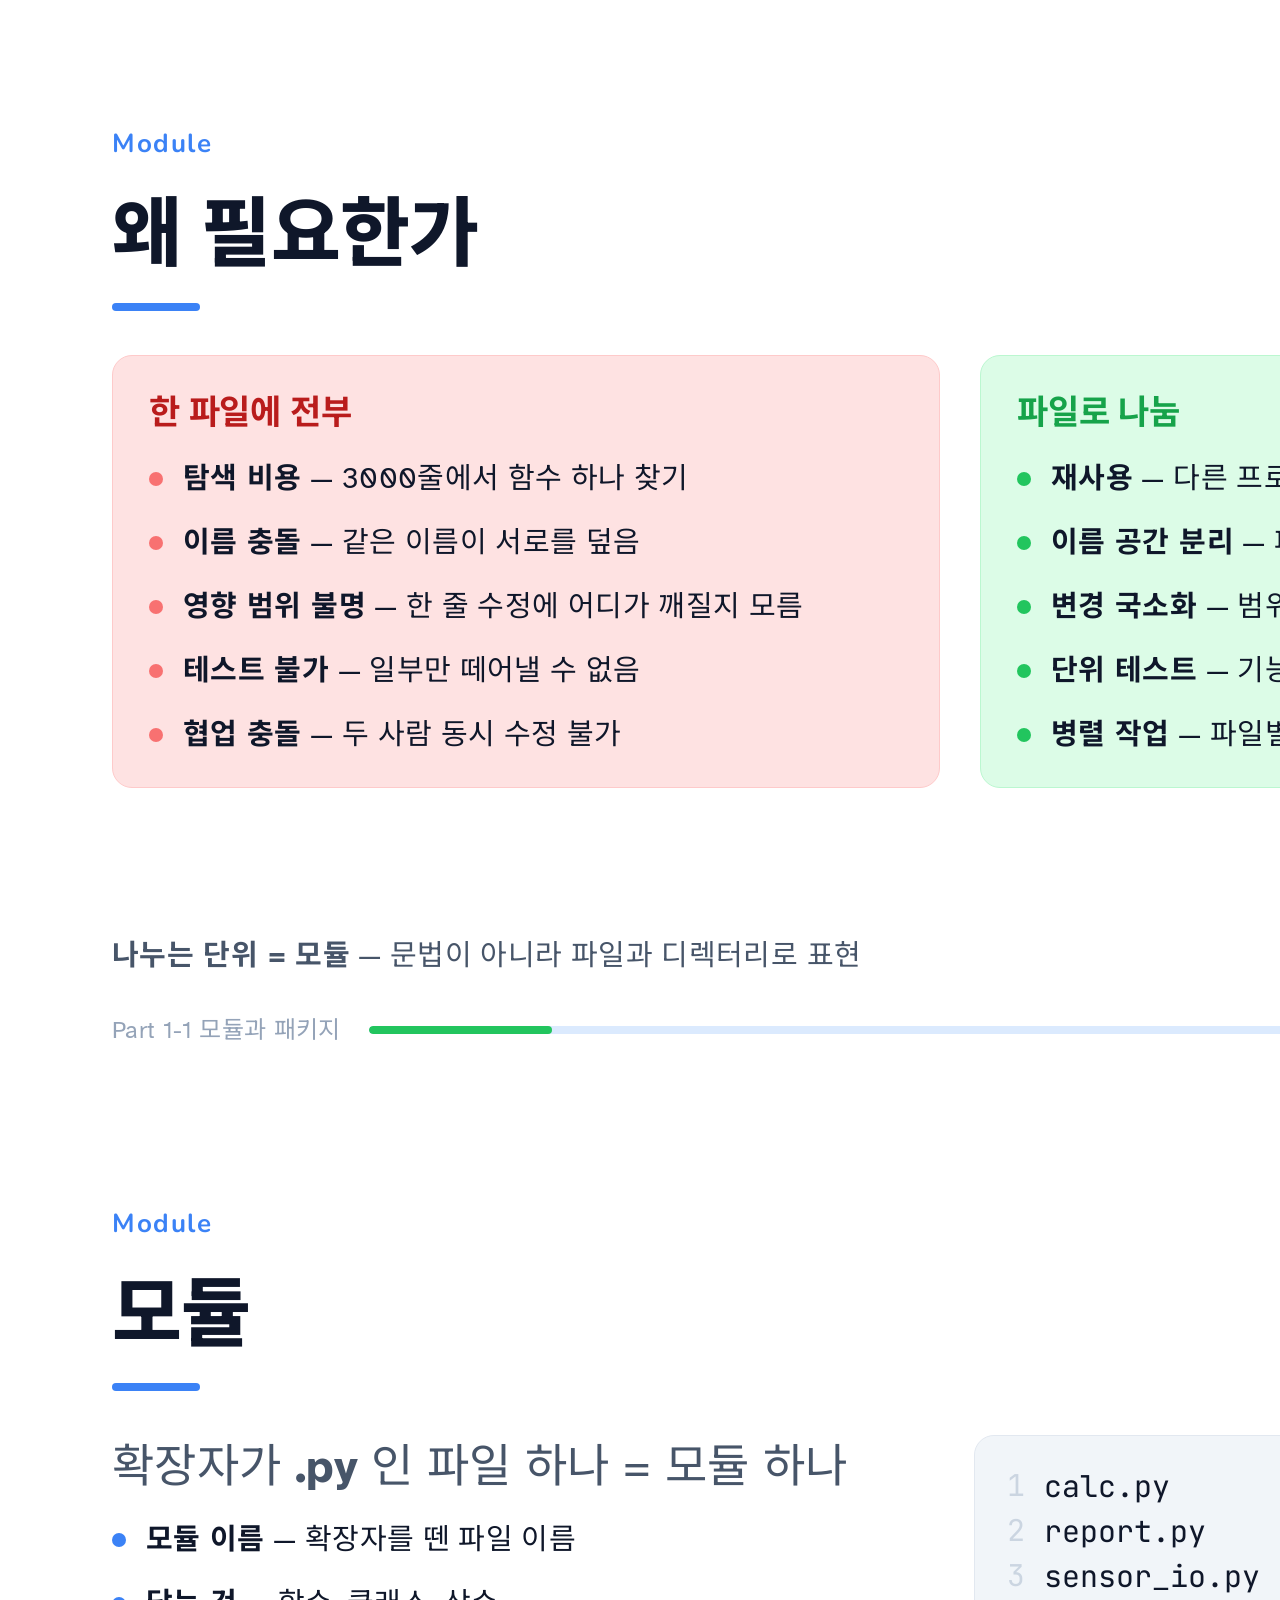
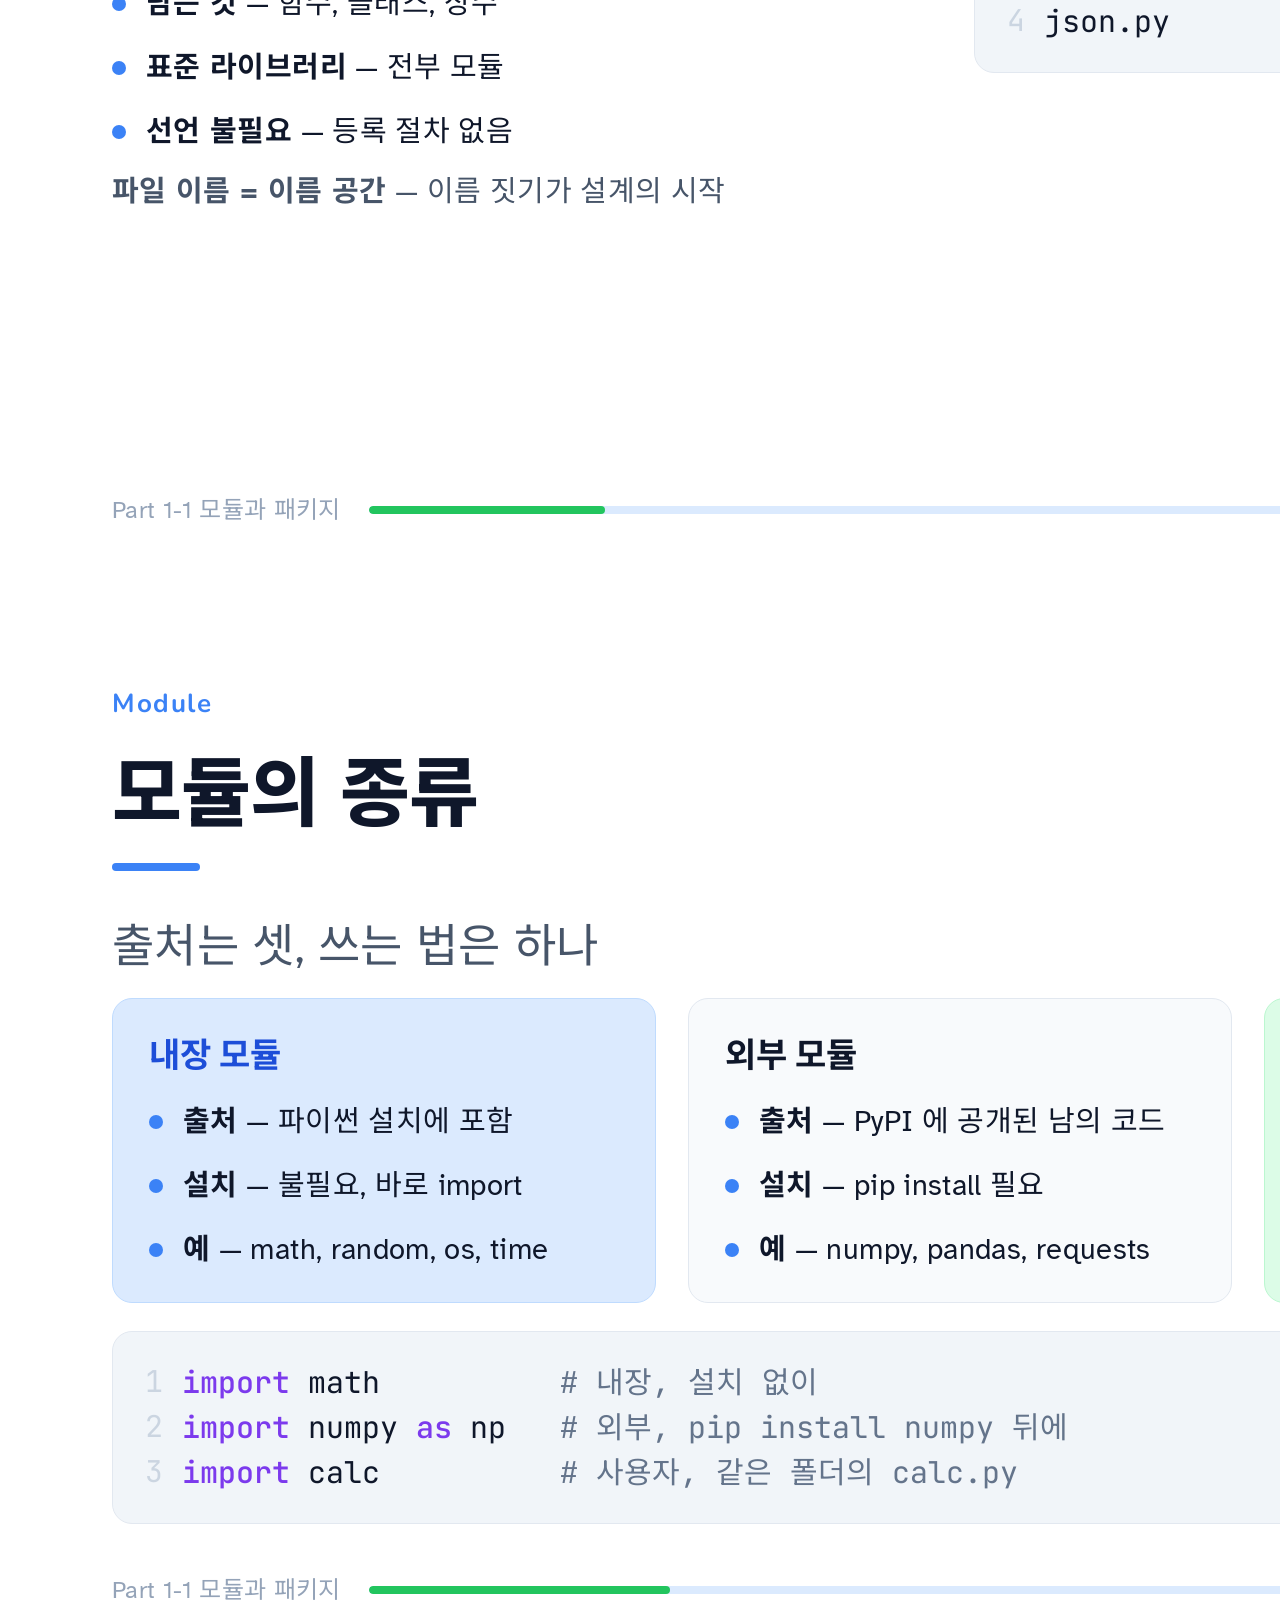
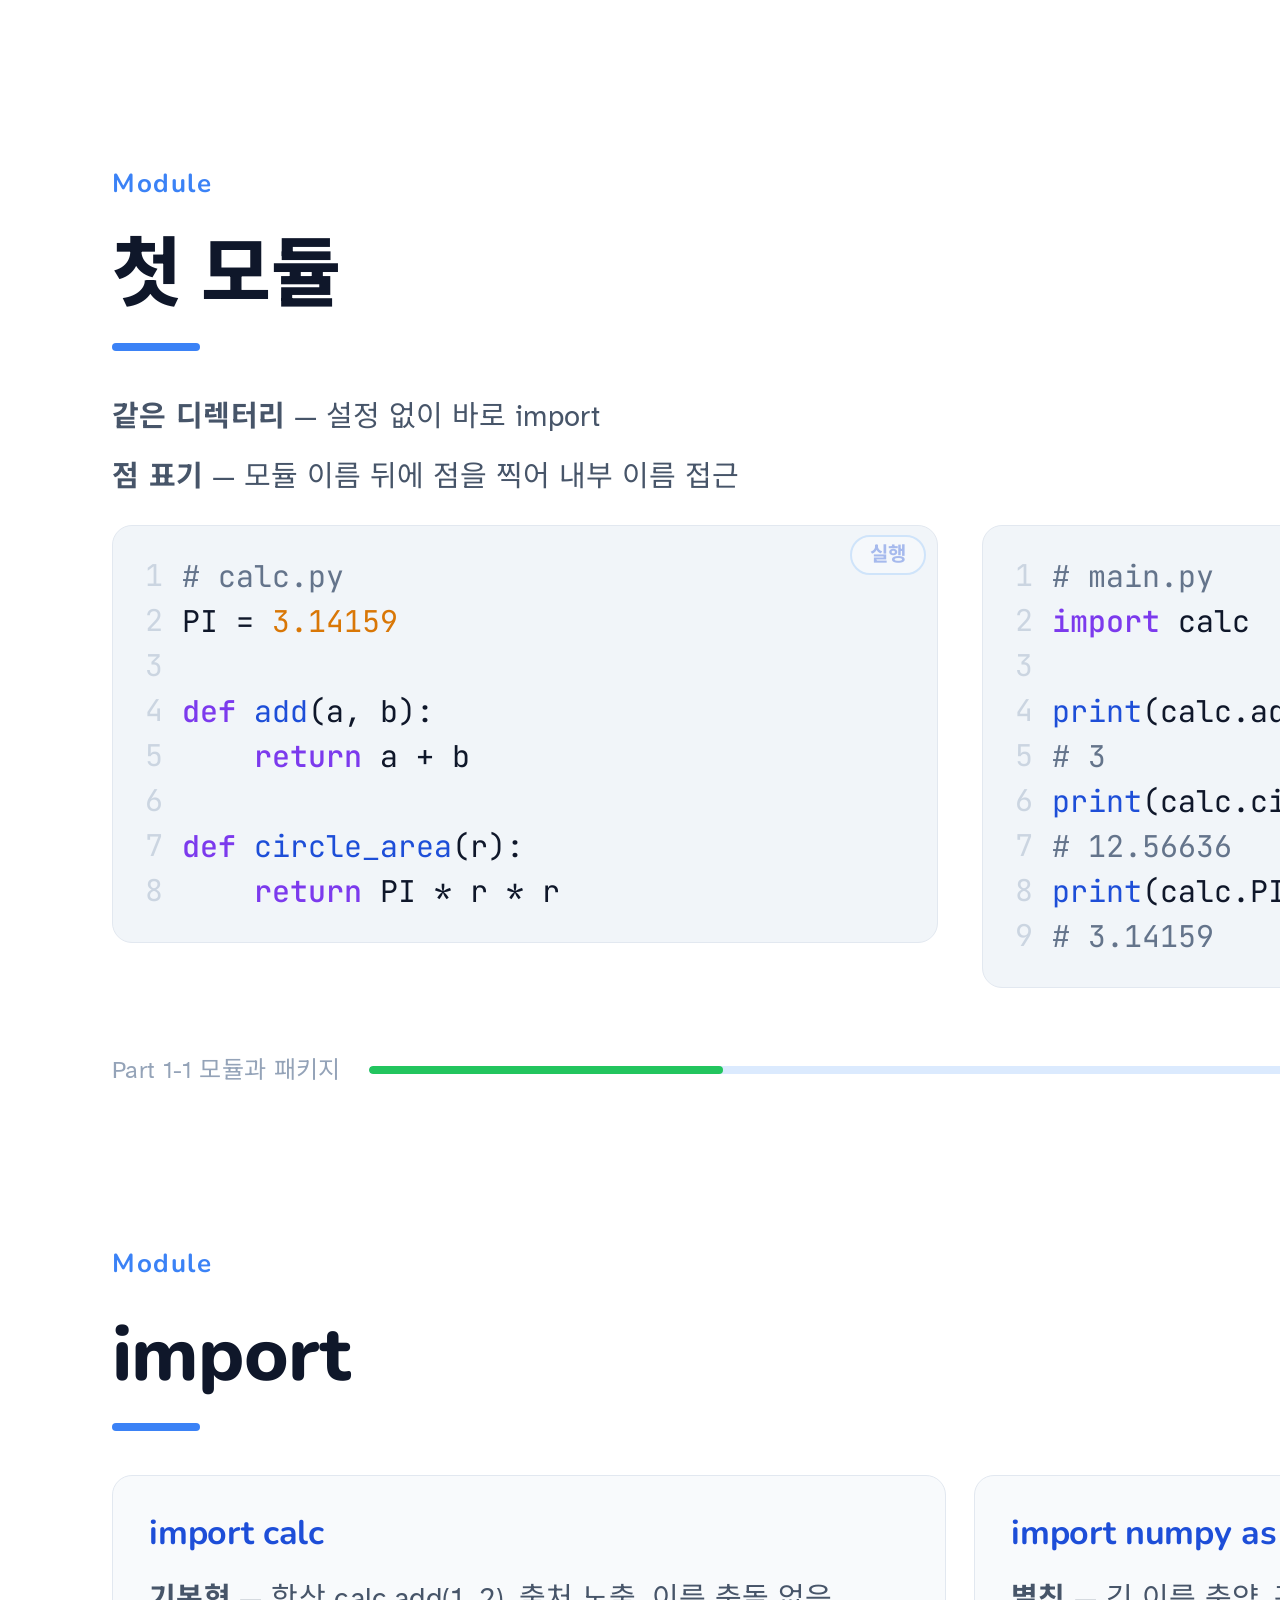
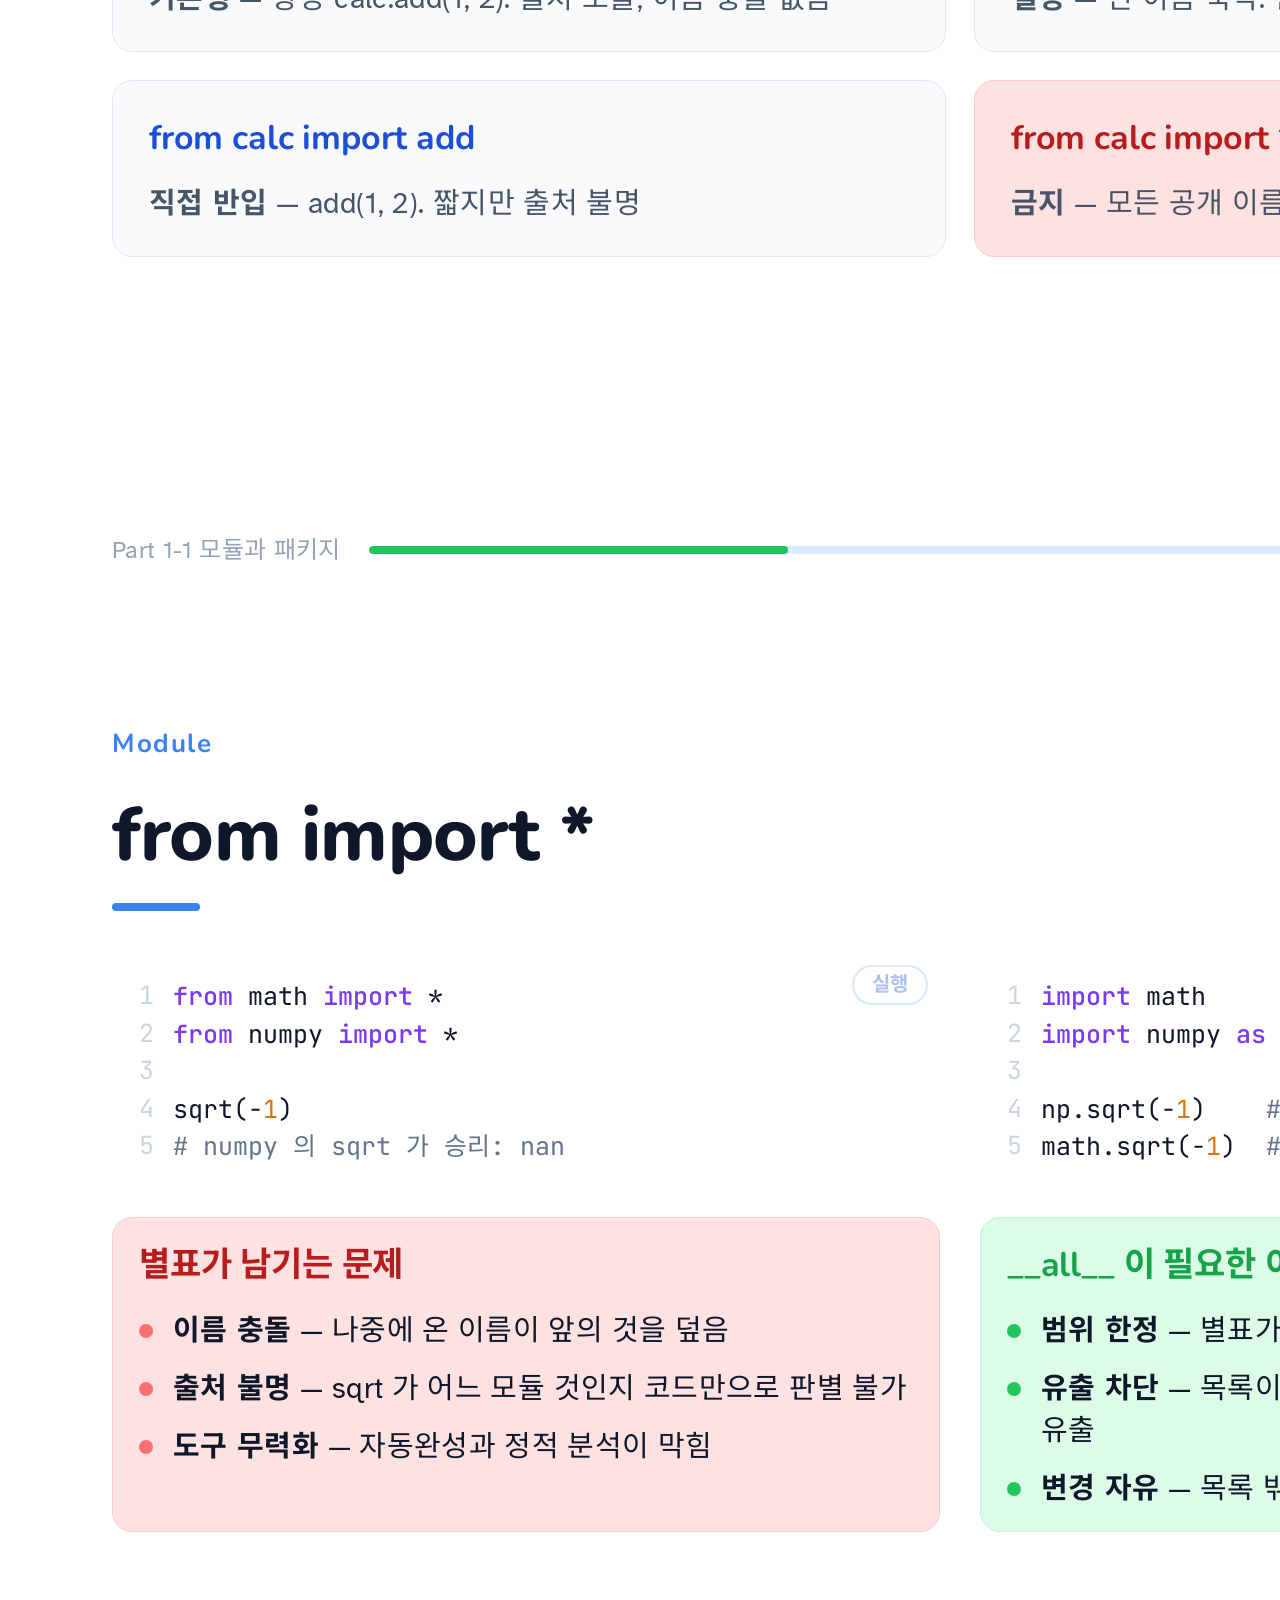
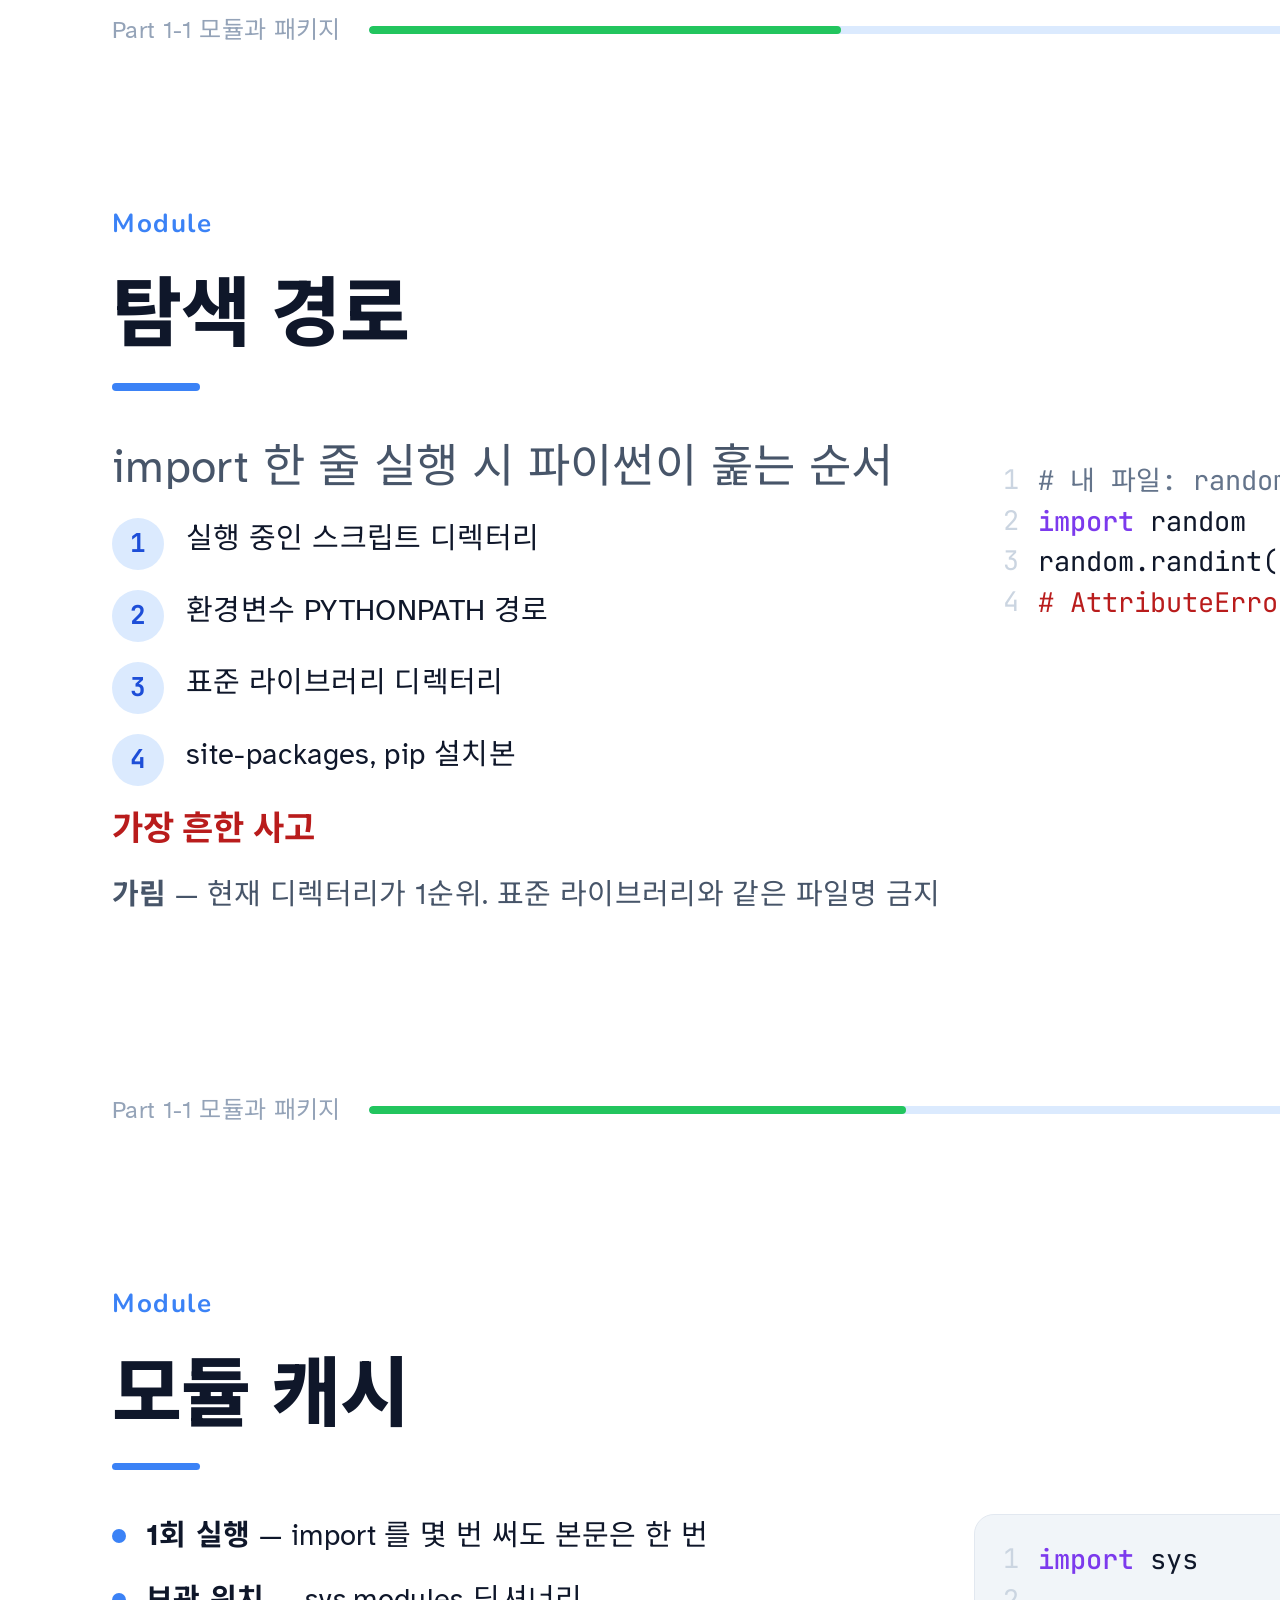
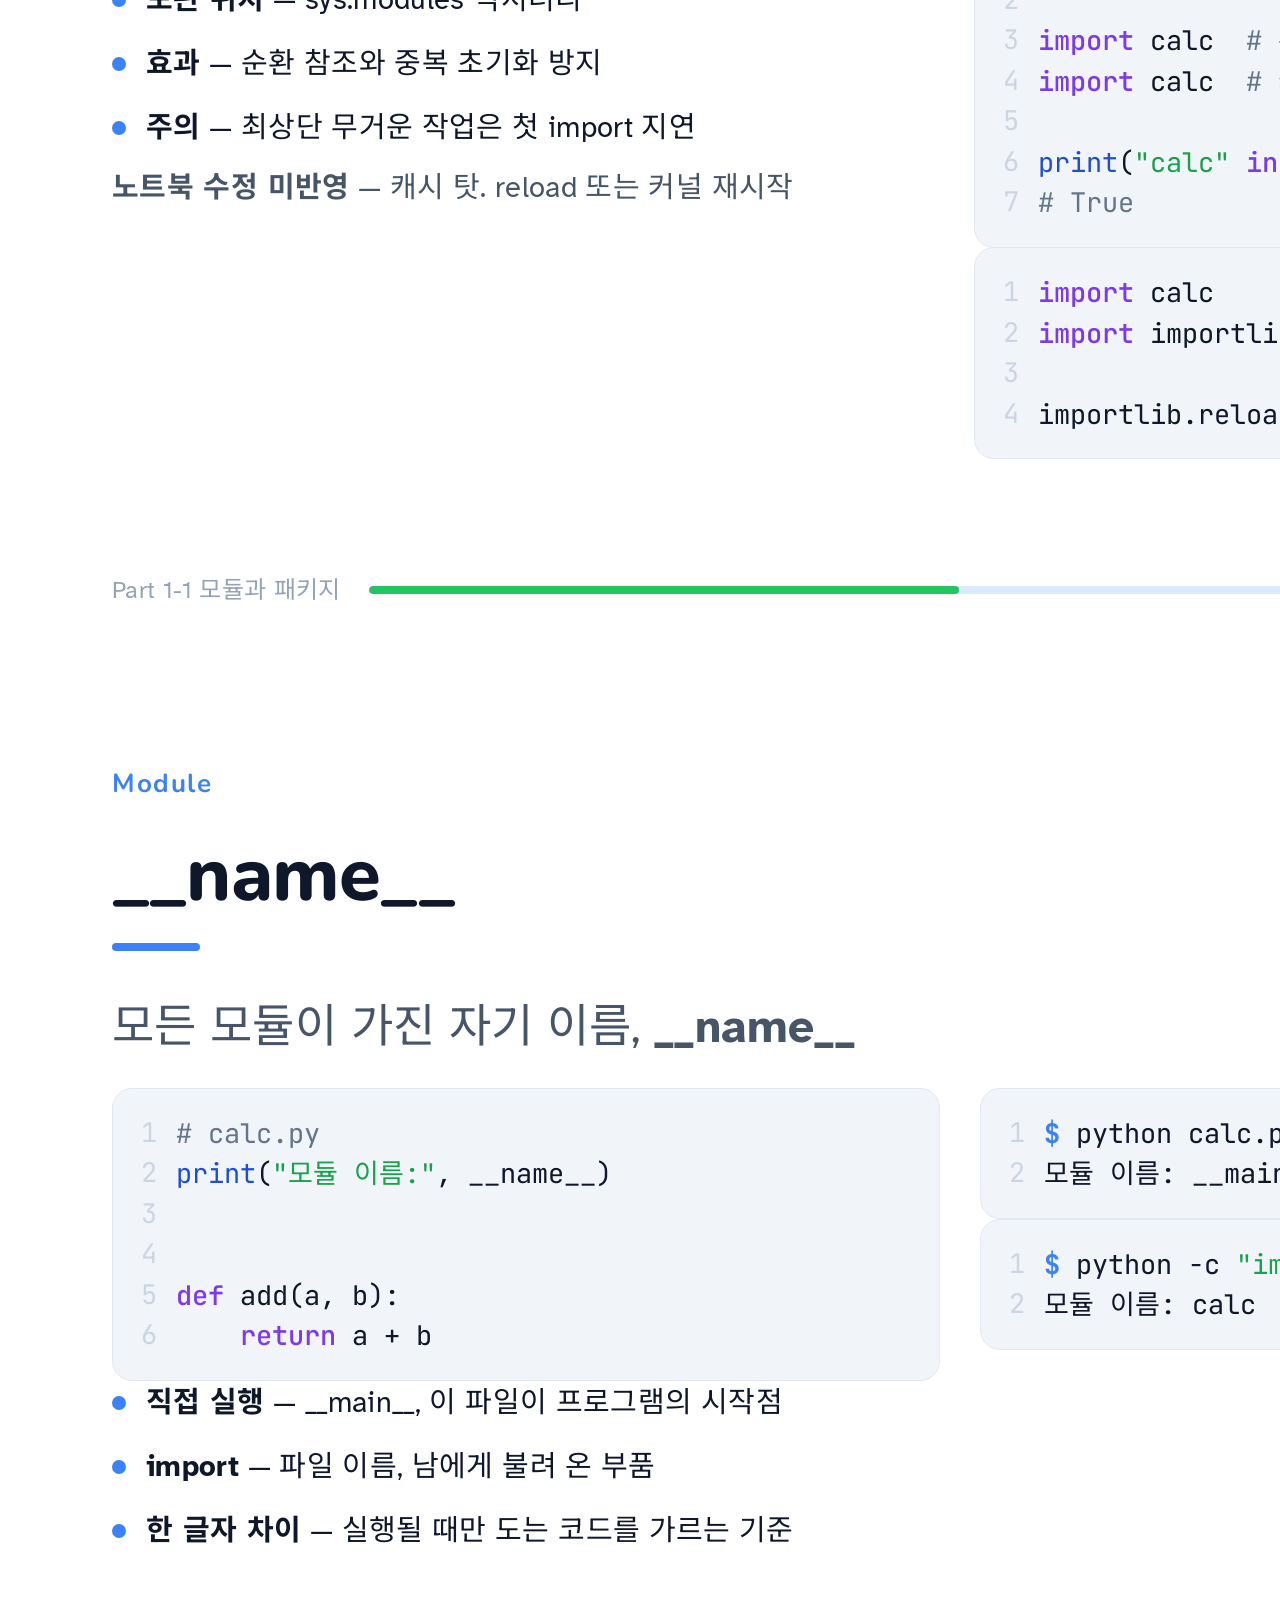
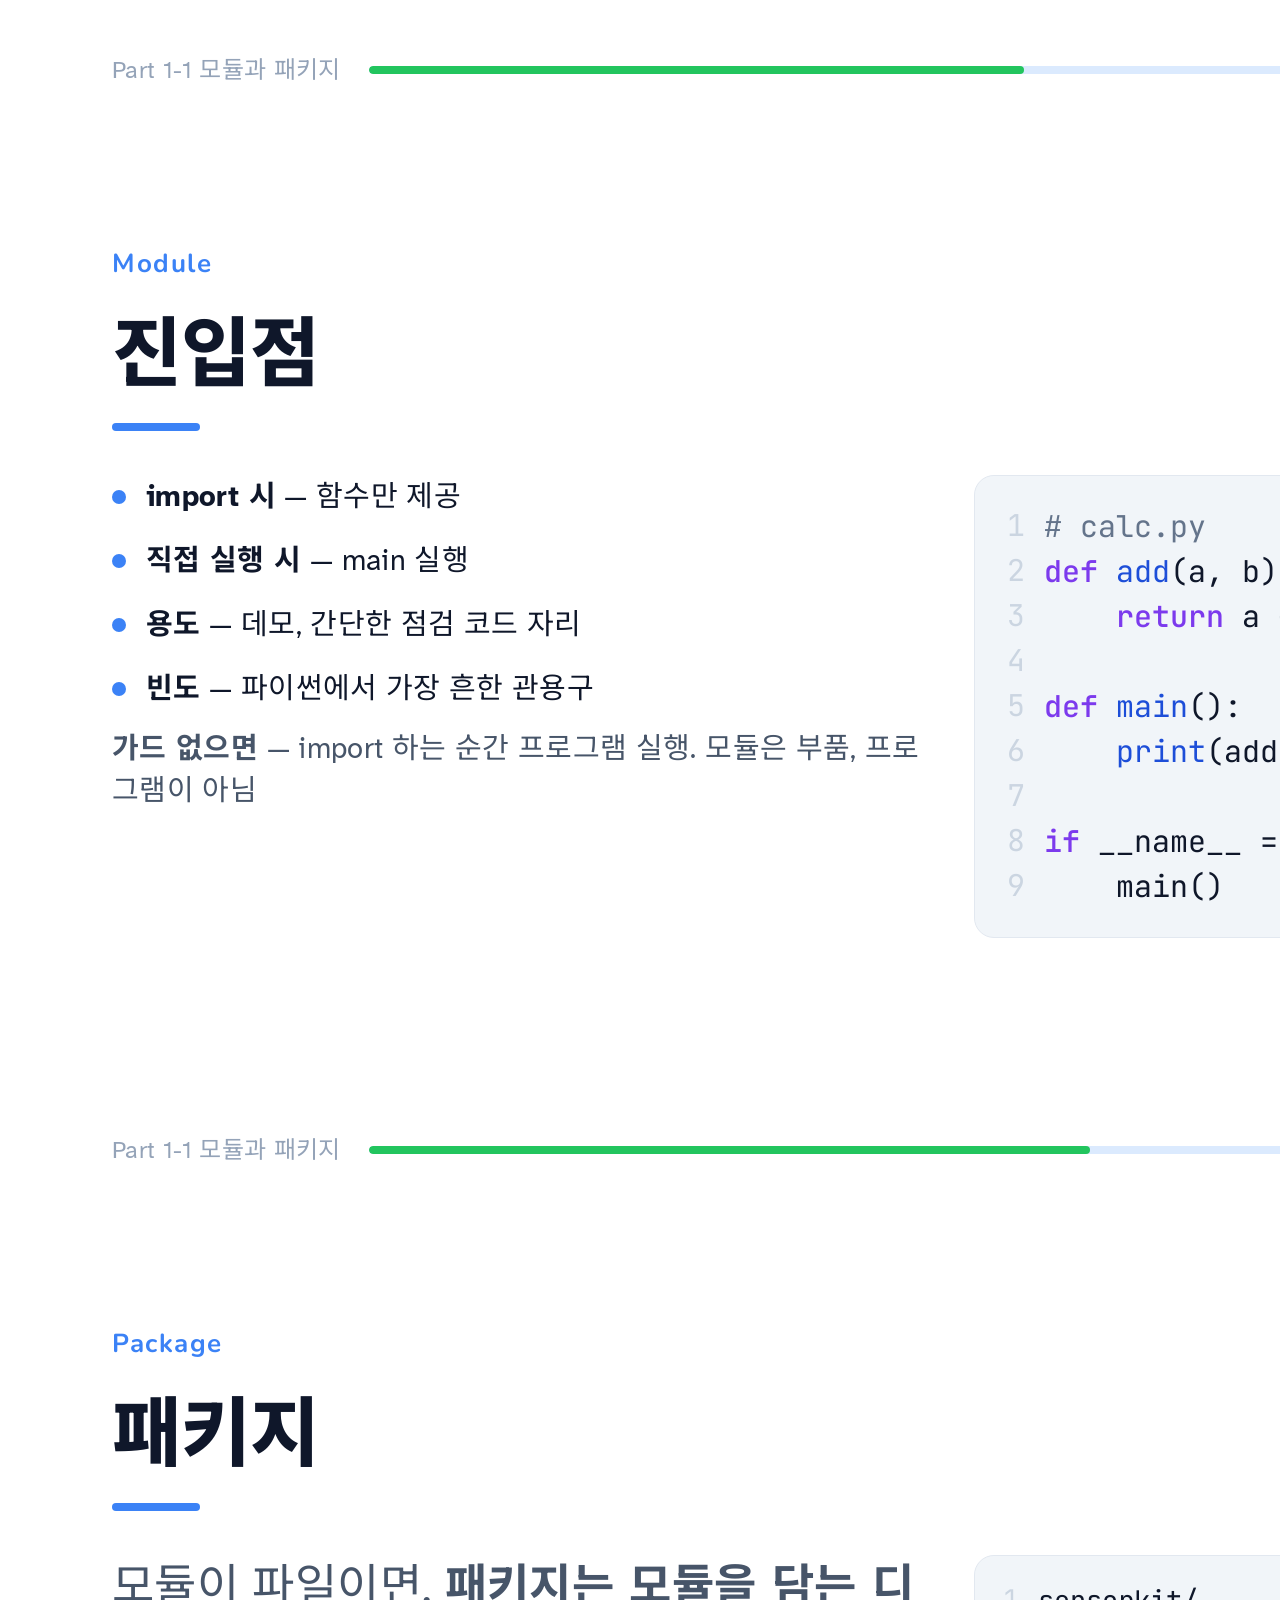
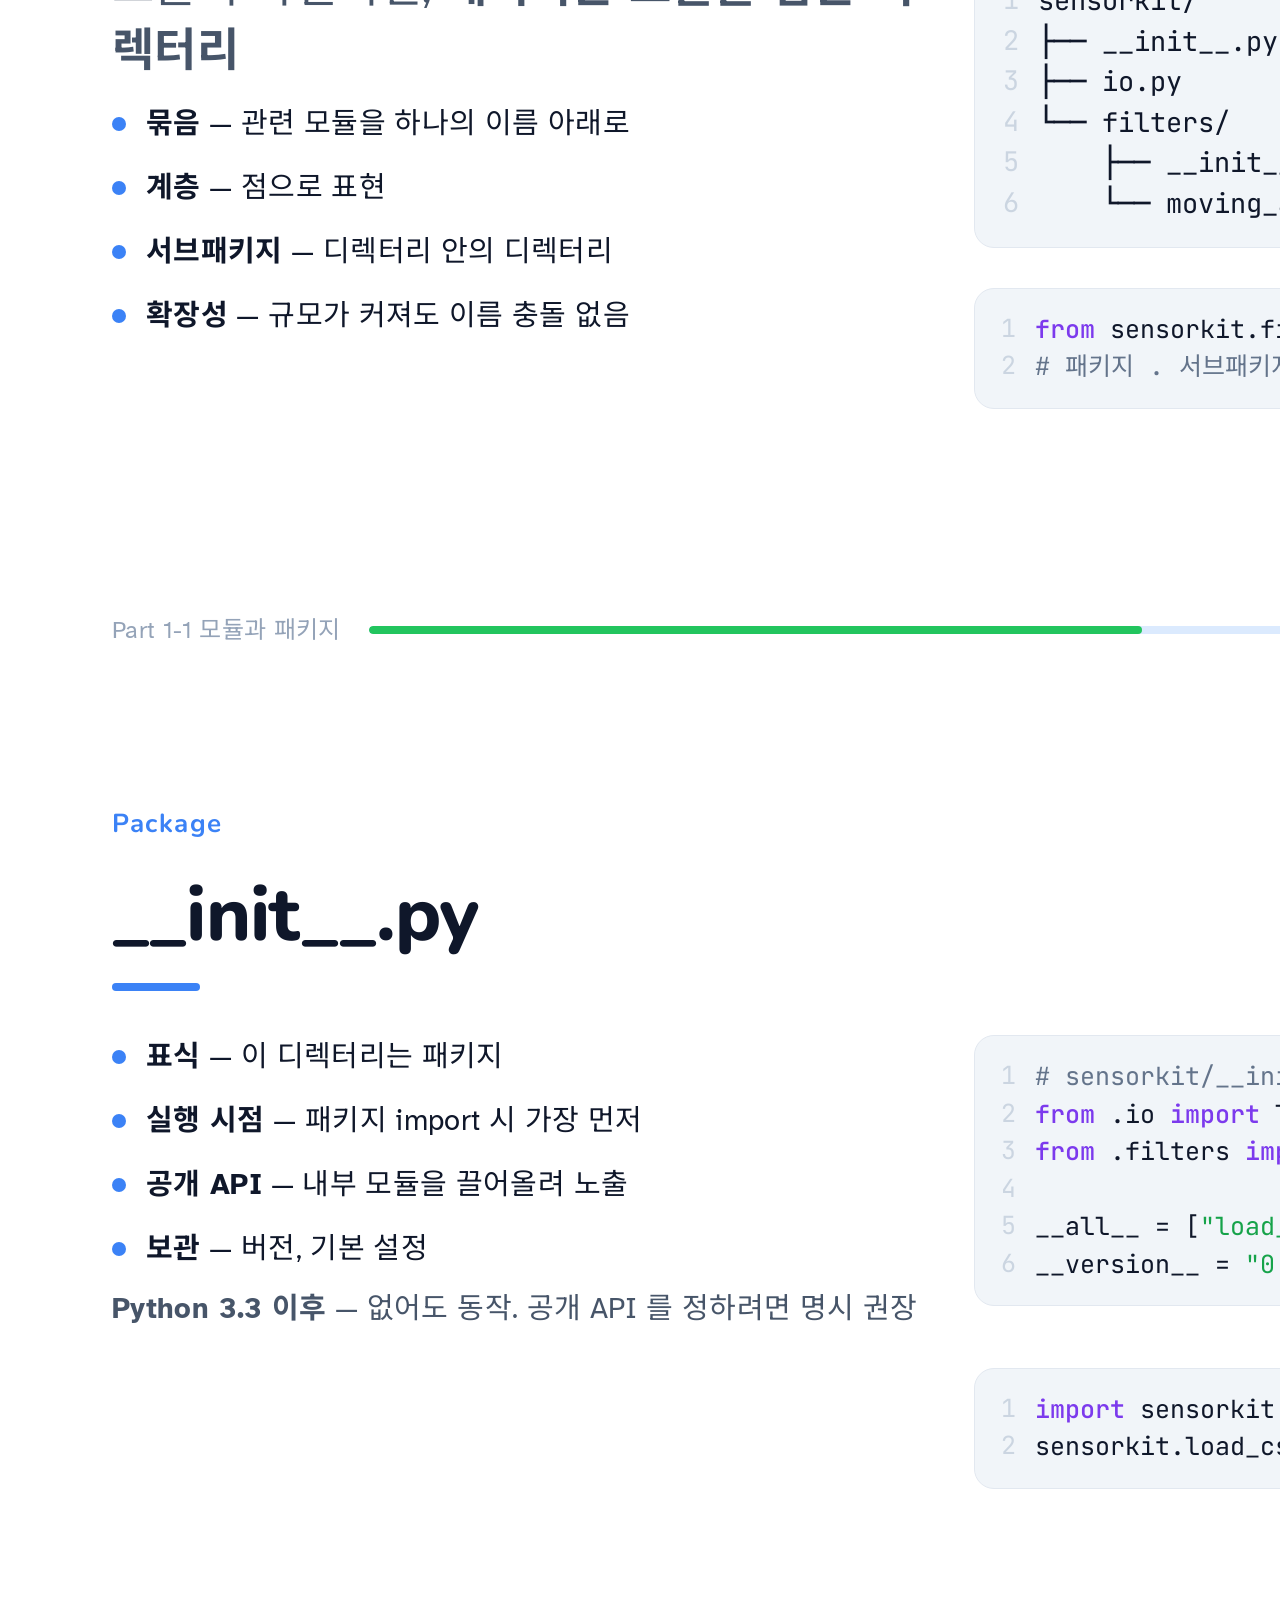
<file: part1-1-module-concept/index.html>
<!DOCTYPE html>
<html lang="ko"><head>
<meta charset="utf-8">
<meta name="viewport" content="width=device-width, initial-scale=1">
<title>Part 1-1 모듈과 패키지</title>
<link rel="preconnect" href="https://fonts.googleapis.com">
<link rel="preconnect" href="https://fonts.gstatic.com" crossorigin="crossorigin">
<link href="https://fonts.googleapis.com/css2?family=Nunito:wght@400;600;700;800&amp;family=Atkinson+Hyperlegible:wght@400;700&amp;family=JetBrains+Mono:wght@400;500;700&amp;family=Noto+Sans+KR:wght@400;500;700;900&amp;display=swap" rel="stylesheet">
<link rel="stylesheet" href="./deck.css">
<script defer="" src="./deck.js"></script>
<script type="text/x-deck-preamble">
from pathlib import Path

Path("calc.py").write_text("""PI = 3.14159


def add(a, b):
    return a + b


def circle_area(r):
    return PI * r * r


def main():
    print(add(1, 2))


if __name__ == "__main__":
    main()
""")

Path("log.csv").write_text("t,temp\n0.0,21.5\n0.1,21.6\n0.2,21.4\n")

pkg = Path("sensorkit")
(pkg / "filters").mkdir(parents=True, exist_ok=True)
(pkg / "io.py").write_text("""import csv


def load_csv(path):
    with open(path) as f:
        return list(csv.DictReader(f))
""")
(pkg / "filters" / "moving_average.py").write_text("""def moving_average(xs, n=3):
    return [sum(xs[i:i + n]) / n for i in range(len(xs) - n + 1)]
""")
(pkg / "filters" / "__init__.py").write_text("from .moving_average import moving_average\n")
(pkg / "__init__.py").write_text("""from .io import load_csv
from .filters import moving_average

__all__ = ["load_csv", "moving_average"]
__version__ = "0.1.0"
""")

import sys
if "" not in sys.path:
    sys.path.insert(0, "")

# Every block runs on its own: drop the deck's own modules from the import
# cache and unbind the preamble's scratch names, so a block only sees what it
# imports itself.
for _name in [k for k in list(sys.modules) if k.split(".")[0] in ("calc", "sensorkit")]:
    del sys.modules[_name]
_name = None
del sys, _name, Path, pkg
</script>
<style>
@page { size: 1920px 1080px; margin: 0; }
html, body { margin: 0; padding: 0; background: #fff; }
:root { color-scheme: light; }
deck-stage { display: block; }
.slide {
  width: 1920px; height: 1080px; overflow: hidden; box-sizing: border-box;
  break-after: page; page-break-after: always;
}
.slide:last-child { break-after: auto; page-break-after: auto; }
</style>
<link rel="stylesheet" href="cde-layout.css"></head>
<body>
<deck-stage>
        <section class="slide cover" data-label="표지" data-screen-label="표지">
          <img class="cover-logo" src="./cbnu_logo.png" alt="충북대학교">
          <span class="cover-kicker">K-뉴딜 아카데미 · AI를 위한 PYTHON · PART 1-1</span>
          <h1 class="cover-title">모듈과 패키지</h1>
          <p class="cover-sub">모듈, 패키지, 라이브러리의 구분과 import 규칙</p>
          <div class="cover-rule"></div>
          <p class="cover-by">충북대학교 지능로봇공학과 <b>문성태 교수</b></p>
        </section>

        <section class="slide" data-label="01 Contents" data-screen-label="01 Contents">
          <header class="head"><span class="kicker">Contents</span><span class="folio">01</span></header>
          <h2 class="title">목차</h2>
          <div class="rule"></div>
          <div class="body" data-cde-layout="text" style="--cde-cols: 1;"><div class="cde-text"><div class="grid4">
              <div class="card soft">
                <h3 class="card-h sky">모듈</h3>
                <ul class="ul">
                  <li><strong>구분</strong> — 모듈, 패키지, 라이브러리</li>
                  <li><strong>import</strong> — 형태별 차이, 별표 금지</li>
                  <li><strong>동작</strong> — 탐색 경로, 캐시, 진입점</li>
                </ul>
              </div>
              <div class="card">
                <h3 class="card-h">패키지</h3>
                <ul class="ul">
                  <li><strong>구조</strong> — 디렉터리로 모듈 묶기</li>
                  <li><strong>__init__.py</strong> — 공개 이름 정하기</li>
                  <li><strong>경로</strong> — 절대 import 기본, 상대 import 함정</li>
                </ul>
              </div>
              <div class="card">
                <h3 class="card-h">환경</h3>
                <ul class="ul">
                  <li><strong>표준 라이브러리</strong> — 설치 없이 쓰는 범위</li>
                  <li><strong>pip</strong> — PyPI 에서 외부 패키지 설치</li>
                  <li><strong>가상환경</strong> — 프로젝트별 의존성 격리</li>
                </ul>
              </div>
              <div class="card good">
                <h3 class="card-h leaf">정리</h3>
                <ul class="ul leaf">
                  <li><strong>용어</strong> — 모듈, 패키지, 라이브러리 구분</li>
                  <li><strong>핵심</strong> — 실무에서 지킬 규칙 다섯</li>
                  <li><strong>다음</strong> — Part 1-2 패키지 만들기</li>
                </ul>
              </div>
            </div></div><div class="cde-media" style="--cde-cols: 1;"></div></div>
          <footer class="foot"><span class="foot-sec">Part 1-1 모듈과 패키지</span><div class="bar"><i style="width:5%"></i></div><span class="foot-num">01 / 22</span></footer>
        </section>
        <section class="slide" data-label="02 Three Terms" data-screen-label="02 Three Terms">
          <header class="head"><span class="kicker">Overview</span><span class="folio">02</span></header>
          <h2 class="title">모듈, 패키지, 라이브러리</h2>
          <div class="rule"></div>
          <div class="body" data-cde-layout="right" style="--cde-cols: 1;"><div class="cde-text"><p class="lead">크기가 다른 같은 계열의 세 단위</p><ul class="ul">
                <li><strong>모듈</strong> — 함수, 클래스, 변수를 담은 .py 파일 하나</li>
                <li><strong>패키지</strong> — 모듈을 담은 디렉터리, 이름에 계층이 생김</li>
                <li><strong>라이브러리</strong> — 설치와 배포의 단위, 여러 패키지의 묶음</li>
                <li><strong>포함 관계</strong> — 모듈 &lt; 패키지 &lt; 라이브러리</li>
                <li><strong>쓰는 법</strong> — 셋 다 import 한 줄로 같음</li>
              </ul><p class="note"><strong>경계는 느슨함</strong>&nbsp;</p><div>NumPy 는 라이브러리이자 최상위 패키지, math 는 모듈 하나로 끝</div><p></p></div><div class="cde-media" style="--cde-cols: 1;"><figure class="fig plain">
                <img src="./imgs/module-package-library.svg" alt="module inside package inside library">
              </figure></div></div>
          <footer class="foot"><span class="foot-sec">Part 1-1 모듈과 패키지</span><div class="bar"><i style="width:9%"></i></div><span class="foot-num">02 / 22</span></footer>
        </section>
        <section class="slide" data-label="03 Why Split" data-screen-label="03 Why Split">
          <header class="head"><span class="kicker">Module</span><span class="folio">03</span></header>
          <h2 class="title">왜 필요한가</h2>
          <div class="rule"></div>
          <div class="body">
            <div class="cols"><div class="card warn">
                <h3 class="card-h coral">한 파일에 전부</h3>
                <ul class="ul coral">
                  <li><strong>탐색 비용</strong> — 3000줄에서 함수 하나 찾기</li>
                  <li><strong>이름 충돌</strong> — 같은 이름이 서로를 덮음</li>
                  <li><strong>영향 범위 불명</strong> — 한 줄 수정에 어디가 깨질지 모름</li>
                  <li><strong>테스트 불가</strong> — 일부만 떼어낼 수 없음</li>
                  <li><strong>협업 충돌</strong> — 두 사람 동시 수정 불가</li>
                </ul>
              </div><div class="card good">
                <h3 class="card-h leaf">파일로 나눔</h3>
                <ul class="ul leaf">
                  <li><strong>재사용</strong> — 다른 프로젝트에 그대로</li>
                  <li><strong>이름 공간 분리</strong> — 파일마다 독립</li>
                  <li><strong>변경 국소화</strong> — 범위가 파일 하나</li>
                  <li><strong>단위 테스트</strong> — 기능 단위 검증</li>
                  <li><strong>병렬 작업</strong> — 파일별 분담</li>
                </ul>
              </div></div>
            </div>
            <p class="note"><strong>나누는 단위 = 모듈</strong> — 문법이 아니라 파일과 디렉터리로 표현</p>
          
          <footer class="foot"><span class="foot-sec">Part 1-1 모듈과 패키지</span><div class="bar"><i style="width:14%"></i></div><span class="foot-num">03 / 22</span></footer>
        </section>

        <section class="slide" data-label="04 Module" data-screen-label="04 Module">
          <header class="head"><span class="kicker">Module</span><span class="folio">04</span></header>
          <h2 class="title">모듈</h2>
          <div class="rule"></div>
          <div class="body" data-cde-layout="right" style="--cde-cols: 1;"><div class="cde-text"><p class="lead">확장자가 <strong>.py</strong> 인 파일 하나 = 모듈 하나</p><ul class="ul">
                <li><strong>모듈 이름</strong> — 확장자를 뗀 파일 이름</li>
                <li><strong>담는 것</strong> — 함수, 클래스, 상수</li>
                <li><strong>표준 라이브러리</strong> — 전부 모듈</li>
                <li><strong>선언 불필요</strong> — 등록 절차 없음</li>
              </ul><p class="note"><strong>파일 이름 = 이름 공간</strong> — 이름 짓기가 설계의 시작</p></div><div class="cde-media" style="--cde-cols: 1;"><pre class="code">calc.py       <span class="c">모듈 이름: calc
</span>report.py     <span class="c">모듈 이름: report
</span>sensor_io.py  <span class="c">모듈 이름: sensor_io
</span>json.py       <span class="c">모듈 이름: json</span></pre></div></div>
          <footer class="foot"><span class="foot-sec">Part 1-1 모듈과 패키지</span><div class="bar"><i style="width:18%"></i></div><span class="foot-num">04 / 22</span></footer>
        </section>

        <section class="slide" data-label="05 Module Kinds" data-screen-label="05 Module Kinds">
          <header class="head"><span class="kicker">Module</span><span class="folio">05</span></header>
          <h2 class="title">모듈의 종류</h2>
          <div class="rule"></div>
          <div class="body" data-cde-layout="bottom" style="--cde-cols: 1;"><div class="cde-text"><p class="lead">출처는 셋, 쓰는 법은 하나</p><div class="cols3">
              <div class="card soft">
                <h3 class="card-h sky">내장 모듈</h3>
                <ul class="ul">
                  <li><strong>출처</strong> — 파이썬 설치에 포함</li>
                  <li><strong>설치</strong> — 불필요, 바로 import</li>
                  <li><strong>예</strong> — math, random, os, time</li>
                </ul>
              </div>
              <div class="card">
                <h3 class="card-h">외부 모듈</h3>
                <ul class="ul">
                  <li><strong>출처</strong> — PyPI 에 공개된 남의 코드</li>
                  <li><strong>설치</strong> — pip install 필요</li>
                  <li><strong>예</strong> — numpy, pandas, requests</li>
                </ul>
              </div>
              <div class="card good">
                <h3 class="card-h leaf">사용자 모듈</h3>
                <ul class="ul leaf">
                  <li><strong>출처</strong> — 내가 만든 프로젝트 파일</li>
                  <li><strong>설치</strong> — 만들면 끝</li>
                  <li><strong>예</strong> — calc.py, sensor_io.py</li>
                </ul>
              </div>
            </div></div><div class="cde-media" style="--cde-cols: 1;"><pre data-run="" class="code"><span class="k">import</span> math          <span class="c"># 내장, 설치 없이
</span><span class="k">import</span> numpy <span class="k">as</span> np   <span class="c"># 외부, pip install numpy 뒤에
</span><span class="k">import</span> calc          <span class="c"># 사용자, 같은 폴더의 calc.py</span></pre></div></div>
          <footer class="foot"><span class="foot-sec">Part 1-1 모듈과 패키지</span><div class="bar"><i style="width:23%"></i></div><span class="foot-num">05 / 22</span></footer>
        </section>
        <section class="slide" data-label="06 First Module" data-screen-label="06 First Module">
          <header class="head"><span class="kicker">Module</span><span class="folio">06</span></header>
          <h2 class="title">첫 모듈</h2>
          <div class="rule"></div>
          <div class="body" data-cde-layout="bottom" style="--cde-cols: 2;"><div class="cde-text"><p class="note"><strong>같은 디렉터리</strong> — 설정 없이 바로 import</p><p class="note"><strong>점 표기</strong> — 모듈 이름 뒤에 점을 찍어 내부 이름 접근</p></div><div class="cde-media" style="--cde-cols: 2;"><pre data-run="" class="code"><span class="c"># calc.py
</span>PI = <span class="no">3.14159

</span><span class="k">def </span><span class="fn">add</span>(a, b):
    <span class="k">return</span> a + b

<span class="k">def </span><span class="fn">circle_area</span>(r):
    <span class="k">return</span> PI * r * r</pre><pre data-run="" class="code"><span class="c"># main.py
</span><span class="k">import</span> calc

<span class="fn">print</span>(calc.add(<span class="no">1</span>, <span class="no">2</span>))
<span class="c"># 3
</span><span class="fn">print</span>(calc.circle_area(<span class="no">2</span>))
<span class="c"># 12.56636
</span><span class="fn">print</span>(calc.PI)
<span class="c"># 3.14159</span></pre></div></div>
          <footer class="foot"><span class="foot-sec">Part 1-1 모듈과 패키지</span><div class="bar"><i style="width:27%"></i></div><span class="foot-num">06 / 22</span></footer>
        </section>

        <section class="slide" data-label="07 Import Forms" data-screen-label="07 Import Forms">
          <header class="head"><span class="kicker">Module</span><span class="folio">07</span></header>
          <h2 class="title">import</h2>
          <div class="rule"></div>
          <div class="body" data-cde-layout="text" style="--cde-cols: 1;"><div class="cde-text"><div class="grid4">
              <div class="card">
                <h3 class="card-h sky">import calc</h3>
                <p class="note"><strong>기본형</strong> — 항상 calc.add(1, 2). 출처 노출, 이름 충돌 없음</p>
              </div>
              <div class="card">
                <h3 class="card-h sky">import numpy as np</h3>
                <p class="note"><strong>별칭</strong> — 긴 이름 축약. 관례 별칭만 (np, pd, plt)</p>
              </div>
              <div class="card">
                <h3 class="card-h sky">from calc import add</h3>
                <p class="note"><strong>직접 반입</strong> — add(1, 2). 짧지만 출처 불명</p>
              </div>
              <div class="card warn">
                <h3 class="card-h coral">from calc import *</h3>
                <p class="note"><strong>금지</strong> — 모든 공개 이름 반입. 다음 장에서 이유</p>
              </div>
            </div></div><div class="cde-media" style="--cde-cols: 1;"></div></div>
          <footer class="foot"><span class="foot-sec">Part 1-1 모듈과 패키지</span><div class="bar"><i style="width:32%"></i></div><span class="foot-num">07 / 22</span></footer>
        </section>

        <section class="slide" data-label="08 Star Import" data-screen-label="08 Star Import">
          <header class="head"><span class="kicker">Module</span><span class="folio">08</span></header>
          <h2 class="title">from import *</h2>
          <div class="rule"></div>
          <div class="body">
            <div class="cols">
              <pre data-run="" class="code on-soft xs"><span class="k">from</span> math <span class="k">import</span> *
<span class="k">from</span> numpy <span class="k">import</span> *

sqrt(-<span class="no">1</span>)
<span class="c"># numpy 의 sqrt 가 승리: nan</span></pre>
              <pre data-run="" class="code on-soft xs"><span class="k">import</span> math
<span class="k">import</span> numpy <span class="k">as</span> np

np.sqrt(-<span class="no">1</span>)    <span class="c"># nan</span>
math.sqrt(-<span class="no">1</span>)  <span class="c"># ValueError</span></pre>
            </div>
            <div class="cols">
              <div class="card warn" style="padding:22px 26px">
                <h3 class="card-h coral">별표가 남기는 문제</h3>
                <ul class="ul coral" style="gap:16px">
                  <li><strong>이름 충돌</strong> — 나중에 온 이름이 앞의 것을 덮음</li>
                  <li><strong>출처 불명</strong> — sqrt 가 어느 모듈 것인지 코드만으로 판별 불가</li>
                  <li><strong>도구 무력화</strong> — 자동완성과 정적 분석이 막힘</li>
                </ul>
              </div>
              <div class="card good" style="padding:22px 26px">
                <h3 class="card-h leaf">__all__ 이 필요한 이유</h3>
                <ul class="ul leaf" style="gap:16px">
                  <li><strong>범위 한정</strong> — 별표가 가져갈 이름을 목록으로 고정</li>
                  <li><strong>유출 차단</strong> — 목록이 없으면 그 모듈이 import 한 이름까지 유출</li>
                  <li><strong>변경 자유</strong> — 목록 밖 이름은 내부 구현, 자유롭게 변경</li>
                </ul>
              </div>
            </div>
          </div>
          <footer class="foot"><span class="foot-sec">Part 1-1 모듈과 패키지</span><div class="bar"><i style="width:36%"></i></div><span class="foot-num">08 / 22</span></footer>
        </section>

        <section class="slide" data-label="09 Search Path" data-screen-label="09 Search Path">
          <header class="head"><span class="kicker">Module</span><span class="folio">09</span></header>
          <h2 class="title">탐색 경로</h2>
          <div class="rule"></div>
          <div class="body" data-cde-layout="right" style="--cde-cols: 1;"><div class="cde-text"><p class="lead">import 한 줄 실행 시 파이썬이 훑는 순서</p><ol class="steps">
                <li>실행 중인 스크립트 디렉터리</li>
                <li>환경변수 PYTHONPATH 경로</li>
                <li>표준 라이브러리 디렉터리</li>
                <li>site-packages, pip 설치본</li>
              </ol><h3 class="card-h coral">가장 흔한 사고</h3><p class="note"><strong>가림</strong> — 현재 디렉터리가 1순위. 표준 라이브러리와 같은 파일명 금지</p></div><div class="cde-media" style="--cde-cols: 1;"><pre class="code on-soft tight"><span class="c"># 내 파일: random.py
</span><span class="k">import</span> random
random.randint(<span class="no">1</span>, <span class="no">6</span>)
<span class="err"># AttributeError</span></pre></div></div>
          <footer class="foot"><span class="foot-sec">Part 1-1 모듈과 패키지</span><div class="bar"><i style="width:41%"></i></div><span class="foot-num">09 / 22</span></footer>
        </section>

        <section class="slide" data-label="10 Module Cache" data-screen-label="10 Module Cache">
          <header class="head"><span class="kicker">Module</span><span class="folio">10</span></header>
          <h2 class="title">모듈 캐시</h2>
          <div class="rule"></div>
          <div class="body" data-cde-layout="right" style="--cde-cols: 1;"><div class="cde-text"><ul class="ul">
                <li><strong>1회 실행</strong> — import 를 몇 번 써도 본문은 한 번</li>
                <li><strong>보관 위치</strong> — sys.modules 딕셔너리</li>
                <li><strong>효과</strong> — 순환 참조와 중복 초기화 방지</li>
                <li><strong>주의</strong> — 최상단 무거운 작업은 첫 import 지연</li>
              </ul><p class="note"><strong>노트북 수정 미반영</strong> — 캐시 탓. reload 또는 커널 재시작</p></div><div class="cde-media" style="--cde-cols: 1;"><pre data-run="" class="code tight"><span class="k">import</span> sys

<span class="k">import</span> calc  <span class="c"># 본문 1회 실행
</span><span class="k">import</span> calc  <span class="c"># 캐시에서 반환

</span><span class="fn">print</span>(<span class="s">"calc" </span><span class="k">in </span>sys.modules)
<span class="c"># True</span></pre><pre data-run="" class="code tight"><span class="k">import</span> calc
<span class="k">import</span> importlib

importlib.reload(calc)  <span class="c"># 수정본 재적재</span></pre></div></div>
          <footer class="foot"><span class="foot-sec">Part 1-1 모듈과 패키지</span><div class="bar"><i style="width:45%"></i></div><span class="foot-num">10 / 22</span></footer>
        </section>

        <section class="slide" data-label="11 Dunder Name" data-screen-label="11 Dunder Name">
          <header class="head"><span class="kicker">Module</span><span class="folio">11</span></header>
          <h2 class="title">__name__</h2>
          <div class="rule"></div>
          <div class="body">
            <p class="lead">모든 모듈이 가진 자기 이름, <strong>__name__</strong></p>
            <div class="cols">
              <div class="fig-stack">
                <pre class="code tight"><span class="c"># calc.py</span>
<span class="fn">print</span>(<span class="s">"모듈 이름:"</span>, __name__)


<span class="k">def</span> add(a, b):
    <span class="k">return</span> a + b</pre>
                <ul class="ul">
                  <li><strong>직접 실행</strong> — __main__, 이 파일이 프로그램의 시작점</li>
                  <li><strong>import</strong> — 파일 이름, 남에게 불려 온 부품</li>
                  <li><strong>한 글자 차이</strong> — 실행될 때만 도는 코드를 가르는 기준</li>
                </ul>
              </div>
              <div class="fig-stack">
                <pre class="term tight"><span class="pr">$</span> python calc.py
모듈 이름: __main__</pre>
                <pre class="term tight"><span class="pr">$</span> python -c <span class="s">"import calc"</span>
모듈 이름: calc</pre>
              </div>
            </div>
          </div>
          <footer class="foot"><span class="foot-sec">Part 1-1 모듈과 패키지</span><div class="bar"><i style="width:50%"></i></div><span class="foot-num">11 / 22</span></footer>
        </section>

        <section class="slide" data-label="12 Entry Point" data-screen-label="12 Entry Point">
          <header class="head"><span class="kicker">Module</span><span class="folio">12</span></header>
          <h2 class="title">진입점</h2>
          <div class="rule"></div>
          <div class="body" data-cde-layout="right" style="--cde-cols: 1;"><div class="cde-text"><ul class="ul">
                <li><strong>import 시</strong> — 함수만 제공</li>
                <li><strong>직접 실행 시</strong> — main 실행</li>
                <li><strong>용도</strong> — 데모, 간단한 점검 코드 자리</li>
                <li><strong>빈도</strong> — 파이썬에서 가장 흔한 관용구</li>
              </ul><p class="note"><strong>가드 없으면</strong> — import 하는 순간 프로그램 실행. 모듈은 부품, 프로그램이 아님</p></div><div class="cde-media" style="--cde-cols: 1;"><pre data-run="" class="code"><span class="c"># calc.py
</span><span class="k">def </span><span class="fn">add</span>(a, b):
    <span class="k">return</span> a + b

<span class="k">def </span><span class="fn">main</span>():
    <span class="fn">print</span>(add(<span class="no">1</span>, <span class="no">2</span>))

<span class="k">if</span> __name__ == <span class="s">"__main__"</span>:
    main()</pre></div></div>
          <footer class="foot"><span class="foot-sec">Part 1-1 모듈과 패키지</span><div class="bar"><i style="width:55%"></i></div><span class="foot-num">12 / 22</span></footer>
        </section>

        <section class="slide" data-label="13 Package" data-screen-label="13 Package">
          <header class="head"><span class="kicker">Package</span><span class="folio">13</span></header>
          <h2 class="title">패키지</h2>
          <div class="rule"></div>
          <div class="body" data-cde-layout="right" style="--cde-cols: 1;"><div class="cde-text"><p class="lead">모듈이 파일이면, <strong>패키지는 모듈을 담는 디렉터리</strong></p><ul class="ul">
                <li><strong>묶음</strong> — 관련 모듈을 하나의 이름 아래로</li>
                <li><strong>계층</strong> — 점으로 표현</li>
                <li><strong>서브패키지</strong> — 디렉터리 안의 디렉터리</li>
                <li><strong>확장성</strong> — 규모가 커져도 이름 충돌 없음</li>
              </ul></div><div class="cde-media" style="--cde-cols: 1;"><pre class="code tight">sensorkit/
├── __init__.py
├── io.py
└── filters/
    ├── __init__.py
    └── moving_average.py</pre><pre data-run="" class="code xs"><span class="k">from</span> sensorkit.filters <span class="k">import</span> moving_average
<span class="c"># 패키지 . 서브패키지 . 이름</span></pre></div></div>
          <footer class="foot"><span class="foot-sec">Part 1-1 모듈과 패키지</span><div class="bar"><i style="width:59%"></i></div><span class="foot-num">13 / 22</span></footer>
        </section>

        <section class="slide" data-label="14 Init File" data-screen-label="14 Init File">
          <header class="head"><span class="kicker">Package</span><span class="folio">14</span></header>
          <h2 class="title">__init__.py</h2>
          <div class="rule"></div>
          <div class="body" data-cde-layout="right" style="--cde-cols: 1;"><div class="cde-text"><ul class="ul">
                <li><strong>표식</strong> — 이 디렉터리는 패키지</li>
                <li><strong>실행 시점</strong> — 패키지 import 시 가장 먼저</li>
                <li><strong>공개 API</strong> — 내부 모듈을 끌어올려 노출</li>
                <li><strong>보관</strong> — 버전, 기본 설정</li>
              </ul><p class="note"><strong>Python 3.3 이후</strong> — 없어도 동작. 공개 API 를 정하려면 명시 권장</p></div><div class="cde-media" style="--cde-cols: 1;"><pre class="code xs"><span class="c"># sensorkit/__init__.py
</span><span class="k">from </span>.io <span class="k">import </span>load_csv
<span class="k">from </span>.filters <span class="k">import </span>moving_average

__all__ = [<span class="s">"load_csv"</span>, <span class="s">"moving_average"</span>]
__version__ = <span class="s">"0.1.0"</span></pre><pre data-run="" class="code xs"><span class="k">import </span>sensorkit
sensorkit.load_csv(<span class="s">"log.csv"</span>)  <span class="c"># 내부 경로 몰라도 사용</span></pre></div></div>
          <footer class="foot"><span class="foot-sec">Part 1-1 모듈과 패키지</span><div class="bar"><i style="width:64%"></i></div><span class="foot-num">14 / 22</span></footer>
        </section>

        <section class="slide" data-label="15 Layout" data-screen-label="15 Layout">
          <header class="head"><span class="kicker">Package</span><span class="folio">15</span></header>
          <h2 class="title">디렉터리 구조</h2>
          <div class="rule"></div>
          <div class="body" data-cde-layout="bottom" style="--cde-cols: 2;"><div class="cde-text"><p class="note"><strong>분리 기준</strong> — 역할이 다르면 파일 분리. 한 디렉터리에 대여섯 개 초과 시 서브패키지</p></div><div class="cde-media" style="--cde-cols: 2;"><pre class="code tight">sensorkit/
├── __init__.py
├── io.py
├── clean.py
├── filters/
│   ├── __init__.py
│   ├── moving_average.py
│   └── lowpass.py
└── plot.py</pre><table class="tbl">
                <thead><tr><th>모듈</th><th>역할</th></tr></thead>
                <tbody>
                  <tr><td><strong>io</strong></td><td>파일 읽기와 쓰기</td></tr>
                  <tr><td><strong>clean</strong></td><td>결측값, 이상치 처리</td></tr>
                  <tr><td><strong>filters</strong></td><td>신호 필터 모음</td></tr>
                  <tr><td><strong>plot</strong></td><td>시각화 헬퍼</td></tr>
                </tbody>
              </table></div></div>
          <footer class="foot"><span class="foot-sec">Part 1-1 모듈과 패키지</span><div class="bar"><i style="width:68%"></i></div><span class="foot-num">15 / 22</span></footer>
        </section>

        <section class="slide" data-label="16 Absolute Import" data-screen-label="16 Absolute Import">
          <header class="head"><span class="kicker">Package</span><span class="folio">16</span></header>
          <h2 class="title">절대 import</h2>
          <div class="rule"></div>
          <div class="body" data-cde-layout="bottom" style="--cde-cols: 2;"><div class="cde-text"><h3 class="card-h leaf">절대 경로, 권장</h3><ul class="ul leaf">
                  <li><strong>일관성</strong> — 어디서 읽든 경로 동일</li>
                  <li><strong>명시성</strong> — 길지만 출처 분명</li>
                </ul><h3 class="card-h sky">상대 경로</h3><ul class="ul">
                  <li><strong>점 하나</strong> — 현재 패키지, 둘은 상위</li>
                  <li><strong>이름 독립</strong> — 패키지명 변경에도 동작</li>
                </ul></div><div class="cde-media" style="--cde-cols: 2;"><pre class="code on-soft xs"><span class="c"># sensorkit/filters/lowpass.py
</span><span class="k">from </span>sensorkit.io <span class="k">import </span>load_csv</pre><pre class="code xs"><span class="c"># sensorkit/filters/lowpass.py
</span><span class="k">from </span>..io <span class="k">import </span>load_csv
<span class="k">from </span>.moving_average <span class="k">import </span>moving_average</pre></div></div>
          <footer class="foot"><span class="foot-sec">Part 1-1 모듈과 패키지</span><div class="bar"><i style="width:73%"></i></div><span class="foot-num">16 / 22</span></footer>
        </section>

        <section class="slide" data-label="17 Relative Pitfall" data-screen-label="17 Relative Pitfall">
          <header class="head"><span class="kicker">Package</span><span class="folio">17</span></header>
          <h2 class="title">상대 import 함정</h2>
          <div class="rule"></div>
          <div class="body" data-cde-layout="right" style="--cde-cols: 1;"><div class="cde-text"><h3 class="card-h coral">스크립트로 직접 실행하면 실패</h3><ul class="ul coral">
                <li><strong>원인</strong> — 직접 실행된 파일의 이름은 __main__</li>
                <li><strong>결과</strong> — 소속 패키지 상실, 점 표기 해석 불가</li>
              </ul><h3 class="card-h leaf">해결: -m 실행</h3><p class="note"><strong>실행 위치</strong> — 패키지 바깥 디렉터리</p></div><div class="cde-media" style="--cde-cols: 1;"><pre class="term on-soft xs">$ python sensorkit/filters/lowpass.py
ImportError: attempted relative <span class="k">import</span>
<span class="k">with</span> no known parent package</pre><pre class="term on-soft xs"><span class="pr">$</span> python -m sensorkit.filters.lowpass</pre></div></div>
          <footer class="foot"><span class="foot-sec">Part 1-1 모듈과 패키지</span><div class="bar"><i style="width:77%"></i></div><span class="foot-num">17 / 22</span></footer>
        </section>

        <section class="slide" data-label="18 Standard Library" data-screen-label="18 Standard Library">
          <header class="head"><span class="kicker">Environment</span><span class="folio">18</span></header>
          <h2 class="title">표준 라이브러리</h2>
          <div class="rule"></div>
          <div class="body" data-cde-layout="text" style="--cde-cols: 1;"><div class="cde-text"><div class="grid8">
              <div class="std"><span class="std-n">os, sys</span><span class="std-d">운영체제, 인터프리터 정보</span></div>
              <div class="std"><span class="std-n">pathlib</span><span class="std-d">경로를 객체로</span></div>
              <div class="std"><span class="std-n">json</span><span class="std-d">JSON 직렬화</span></div>
              <div class="std"><span class="std-n">csv</span><span class="std-d">표 형식 입출력</span></div>
              <div class="std"><span class="std-n">datetime</span><span class="std-d">날짜와 시간 계산</span></div>
              <div class="std"><span class="std-n">math, statistics</span><span class="std-d">수학, 기초 통계</span></div>
              <div class="std"><span class="std-n">random</span><span class="std-d">난수와 표본 추출</span></div>
              <div class="std"><span class="std-n">time</span><span class="std-d">경과 시간, 지연</span></div>
              <div class="std"><span class="std-n">collections</span><span class="std-d">Counter, defaultdict, deque</span></div>
              <div class="std"><span class="std-n">itertools</span><span class="std-d">반복과 조합 도구</span></div>
            </div><p class="note"><strong>설치 불필요</strong> — 바로 import. 새 패키지를 찾기 전에 먼저 확인</p></div><div class="cde-media" style="--cde-cols: 1;"></div></div>
          <footer class="foot"><span class="foot-sec">Part 1-1 모듈과 패키지</span><div class="bar"><i style="width:82%"></i></div><span class="foot-num">18 / 22</span></footer>
        </section>

        <section class="slide" data-label="19 pip" data-screen-label="19 pip">
          <header class="head"><span class="kicker">Environment</span><span class="folio">19</span></header>
          <h2 class="title">pip</h2>
          <div class="rule"></div>
          <div class="body" data-cde-layout="right" style="--cde-cols: 1;"><div class="cde-text"><ul class="ul">
                <li><strong>PyPI</strong> — 수십만 개의 공개 패키지</li>
                <li><strong>requirements.txt</strong> — 팀 환경 공유</li>
                <li><strong>버전 고정</strong> — 재현의 전제</li>
              </ul><p class="note"><strong>==</strong> 정확히 그 버전, <strong>&gt;=</strong> 그 이상. 협업에서는 정확한 고정</p></div><div class="cde-media" style="--cde-cols: 1;"><pre class="term tight"><span class="pr">$</span> pip install numpy pandas
<span class="pr">$</span> pip list
<span class="pr">$</span> pip show numpy
<span class="pr">$</span> pip freeze &gt; requirements.txt
<span class="pr">$</span> pip install -r requirements.txt</pre><pre class="code tight"><span class="c"># requirements.txt
</span>numpy==<span class="no">2.1.0</span>
pandas&gt;=<span class="no">2.0</span>,&lt;<span class="no">3.0</span></pre></div></div>
          <footer class="foot"><span class="foot-sec">Part 1-1 모듈과 패키지</span><div class="bar"><i style="width:86%"></i></div><span class="foot-num">19 / 22</span></footer>
        </section>

        <section class="slide" data-label="20 Virtualenv" data-screen-label="20 Virtualenv">
          <header class="head"><span class="kicker">Environment</span><span class="folio">20</span></header>
          <h2 class="title">가상환경</h2>
          <div class="rule"></div>
          <div class="body" data-cde-layout="right" style="--cde-cols: 1;"><div class="cde-text"><ul class="ul">
                <li><strong>격리</strong> — 프로젝트마다 독립된 패키지 공간</li>
                <li><strong>전역 보호</strong> — 시스템 파이썬 무오염</li>
                <li><strong>공존</strong> — A 는 numpy 1.x, B 는 2.x</li>
                <li><strong>표시</strong> — 활성화 시 프롬프트에 이름</li>
              </ul><p class="note"><strong>.venv 는 비공유</strong> — .gitignore 등록. 저장소에는 requirements.txt 만</p></div><div class="cde-media" style="--cde-cols: 1;"><pre class="term tight"><span class="pr">$</span> python -m venv .venv
<span class="pr">$</span> source .venv/bin/activate
<span class="c">  # Windows: .venv\Scripts\activate
</span><span class="pr">(.venv) $</span> pip install numpy
<span class="pr">(.venv) $</span> deactivate</pre></div></div>
          <footer class="foot"><span class="foot-sec">Part 1-1 모듈과 패키지</span><div class="bar"><i style="width:91%"></i></div><span class="foot-num">20 / 22</span></footer>
        </section>

        <section class="slide" data-label="21 Terms" data-screen-label="21 Terms">
          <header class="head"><span class="kicker">Wrap Up</span><span class="folio">21</span></header>
          <h2 class="title">용어</h2>
          <div class="rule"></div>
          <div class="body" data-cde-layout="bottom" style="--cde-cols: 1; --cde-a: 36.6%;"><div class="cde-text"><p class="note"><strong>포함 관계</strong> — 파일이 디렉터리에 담기고, 디렉터리가 설치 단위로 묶임</p></div><div class="cde-media" style="--cde-cols: 1;"><table class="tbl">
              <thead><tr><th>용어</th><th>실체</th><th>예</th></tr></thead>
              <tbody>
                <tr><td><strong>모듈</strong></td><td>.py 파일 하나</td><td>calc.py, json</td></tr>
                <tr><td><strong>패키지</strong></td><td>모듈을 담은 디렉터리</td><td>sensorkit, numpy</td></tr>
                <tr><td><strong>라이브러리</strong></td><td>설치와 배포의 단위</td><td>numpy, Pandas</td></tr>
              </tbody>
            </table></div></div>
          <footer class="foot"><span class="foot-sec">Part 1-1 모듈과 패키지</span><div class="bar"><i style="width:95%"></i></div><span class="foot-num">21 / 22</span></footer>
        </section>

        <section class="slide" data-label="22 Wrap Up" data-screen-label="22 Wrap Up">
          <header class="head"><span class="kicker">Wrap Up</span><span class="folio">22</span></header>
          <h2 class="title">정리</h2>
          <div class="rule"></div>
          <div class="body" data-cde-layout="text" style="--cde-cols: 1;"><div class="cde-text"><div class="cols3">
              <div class="card soft">
                <h3 class="card-h sky">모듈</h3>
                <ul class="ul">
                  <li><strong>단위</strong> — .py 파일 하나 = 이름 공간 하나</li>
                  <li><strong>import</strong> — 출처가 보이는 형태, 별표 금지</li>
                  <li><strong>탐색</strong> — sys.path 순서가 결과를 가름</li>
                  <li><strong>진입점</strong> — __name__ 으로 실행과 import 구분</li>
                </ul>
              </div>
              <div class="card">
                <h3 class="card-h">패키지</h3>
                <ul class="ul">
                  <li><strong>단위</strong> — 디렉터리가 모듈 묶음</li>
                  <li><strong>__init__.py</strong> — 공개 이름을 정하는 자리</li>
                  <li><strong>경로</strong> — 절대 import 를 기본으로</li>
                  <li><strong>실행</strong> — 패키지 안 코드는 python -m</li>
                </ul>
              </div>
              <div class="card good">
                <h3 class="card-h leaf">환경</h3>
                <ul class="ul leaf">
                  <li><strong>순서</strong> — 표준 라이브러리부터 확인</li>
                  <li><strong>설치</strong> — pip 는 가상환경 안에서만</li>
                  <li><strong>고정</strong> — requirements.txt 로 버전 기록</li>
                  <li><strong>격리</strong> — 프로젝트마다 .venv 하나</li>
                </ul>
              </div>
            </div></div><div class="cde-media" style="--cde-cols: 1;"></div></div>
          <footer class="foot"><span class="foot-sec">Part 1-1 모듈과 패키지</span><div class="bar"><i style="width:100%"></i></div><span class="foot-num">22 / 22</span></footer>
        </section>
      
</deck-stage>






</body></html>
</file>
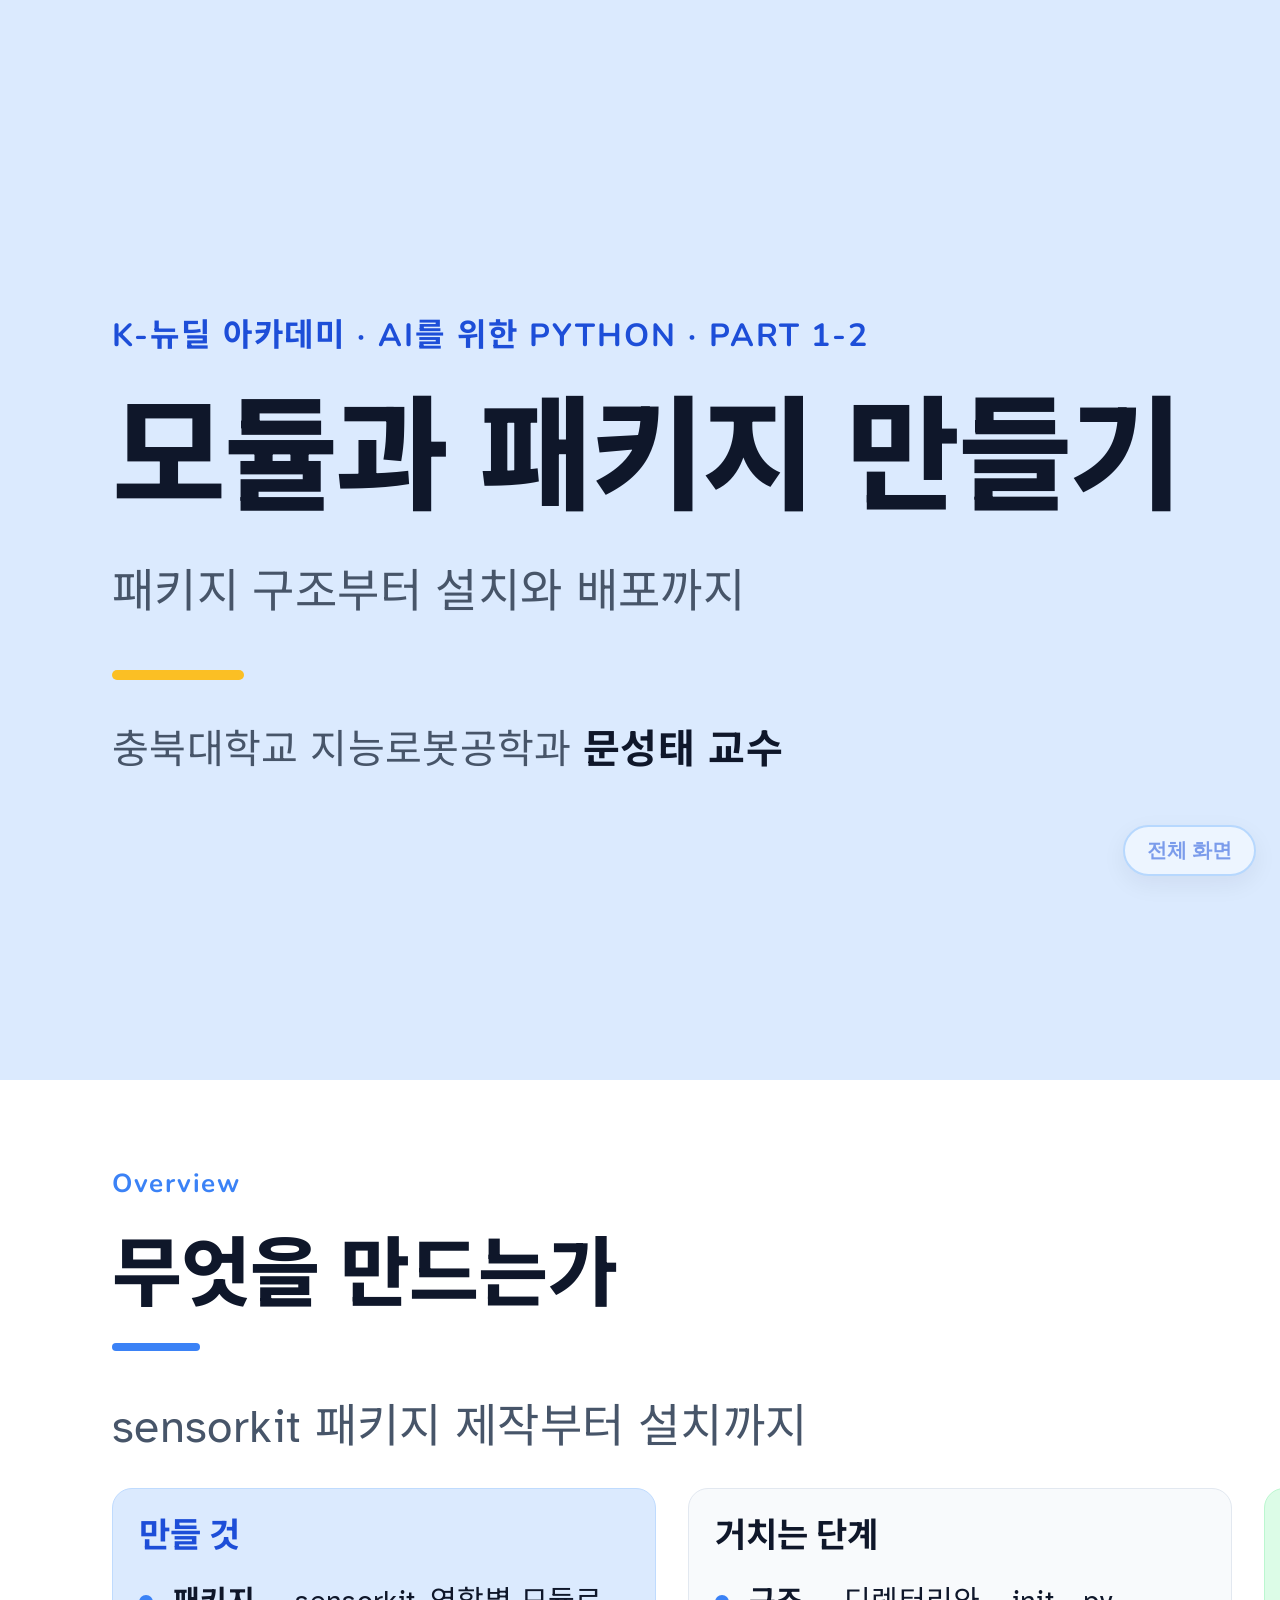
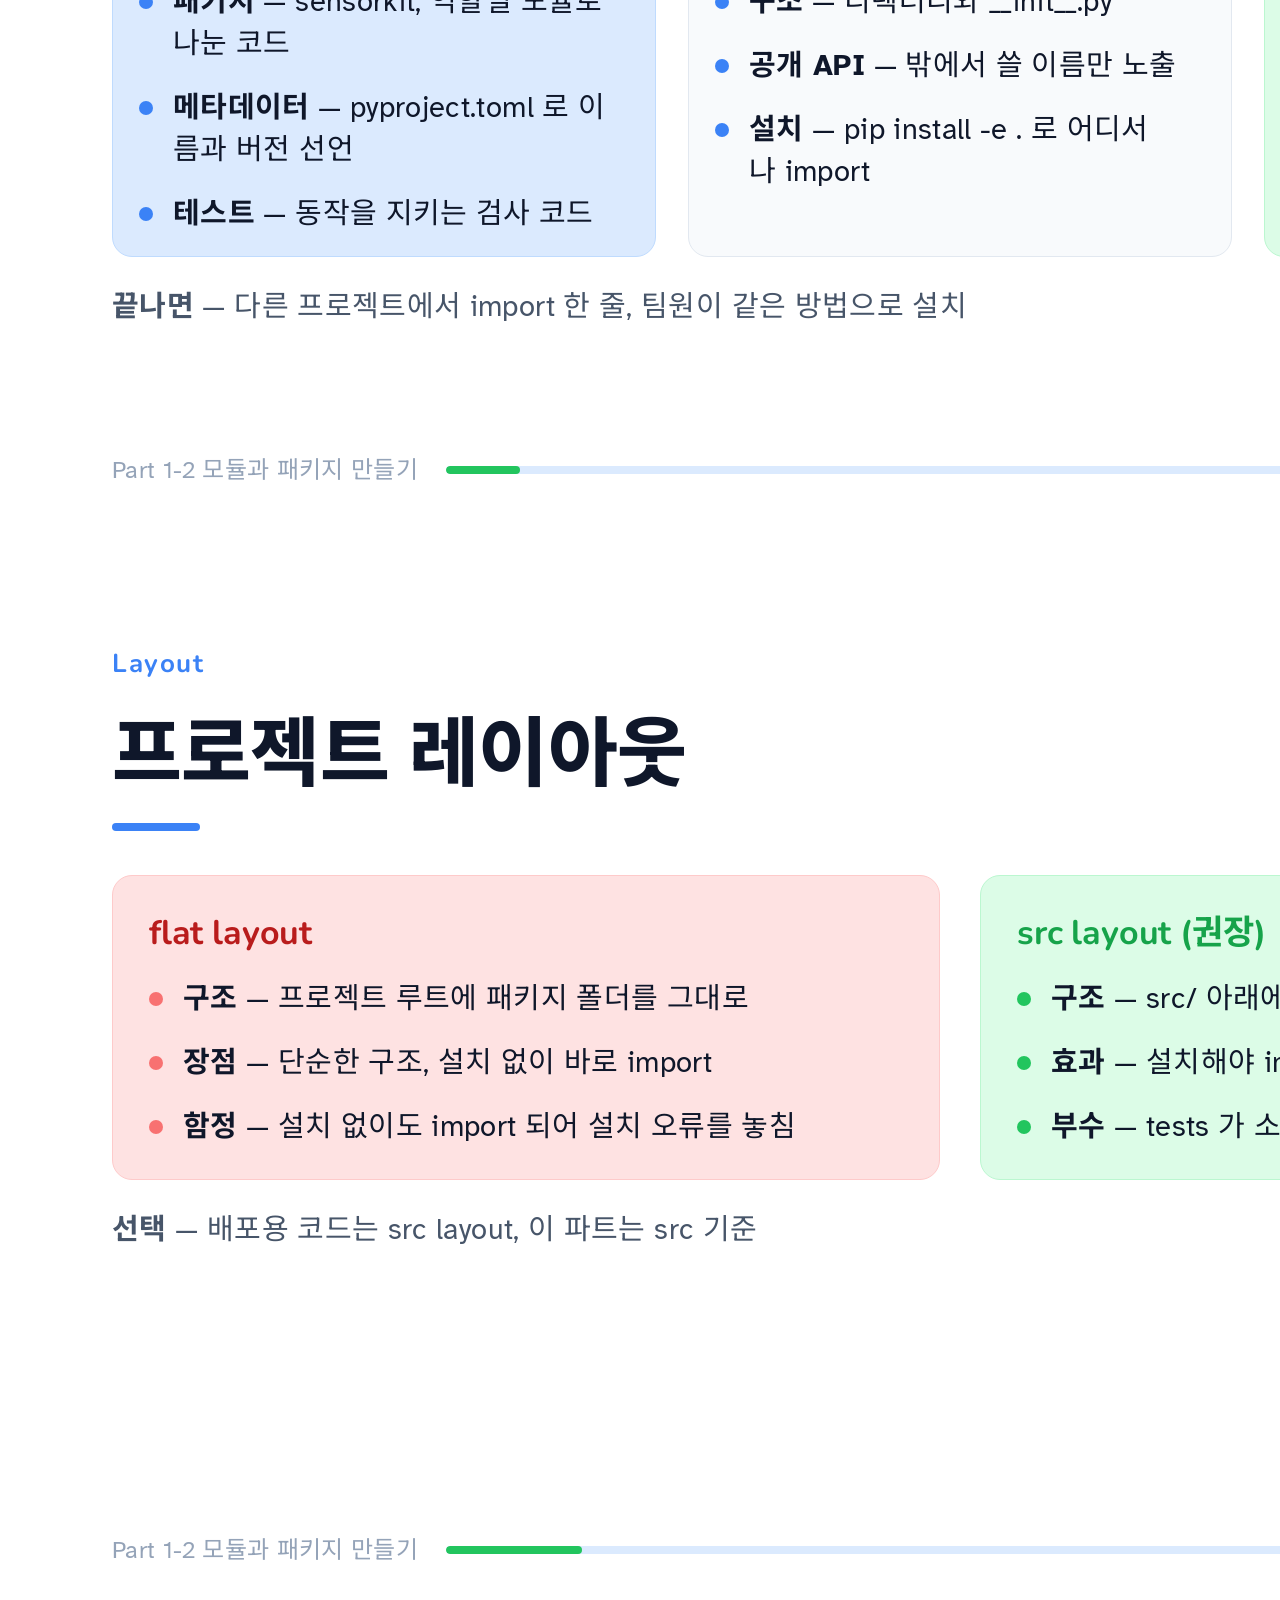
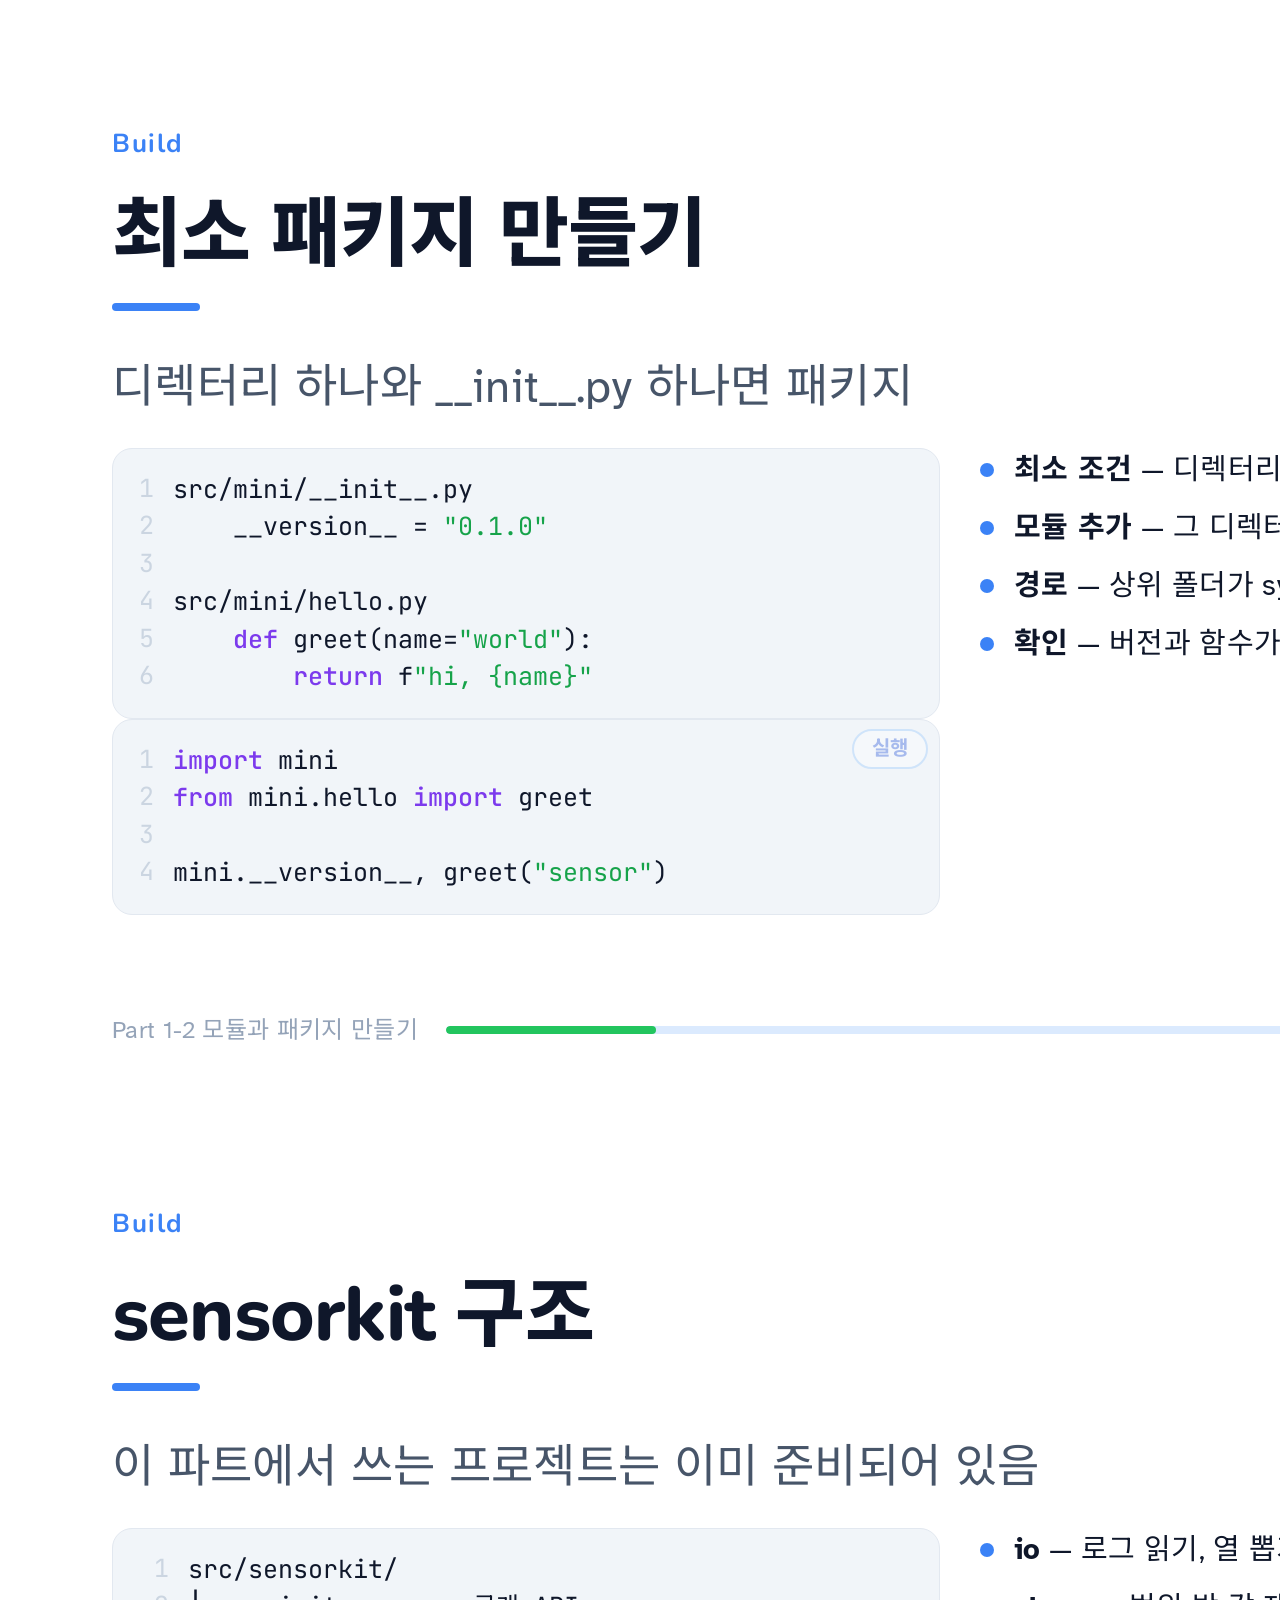
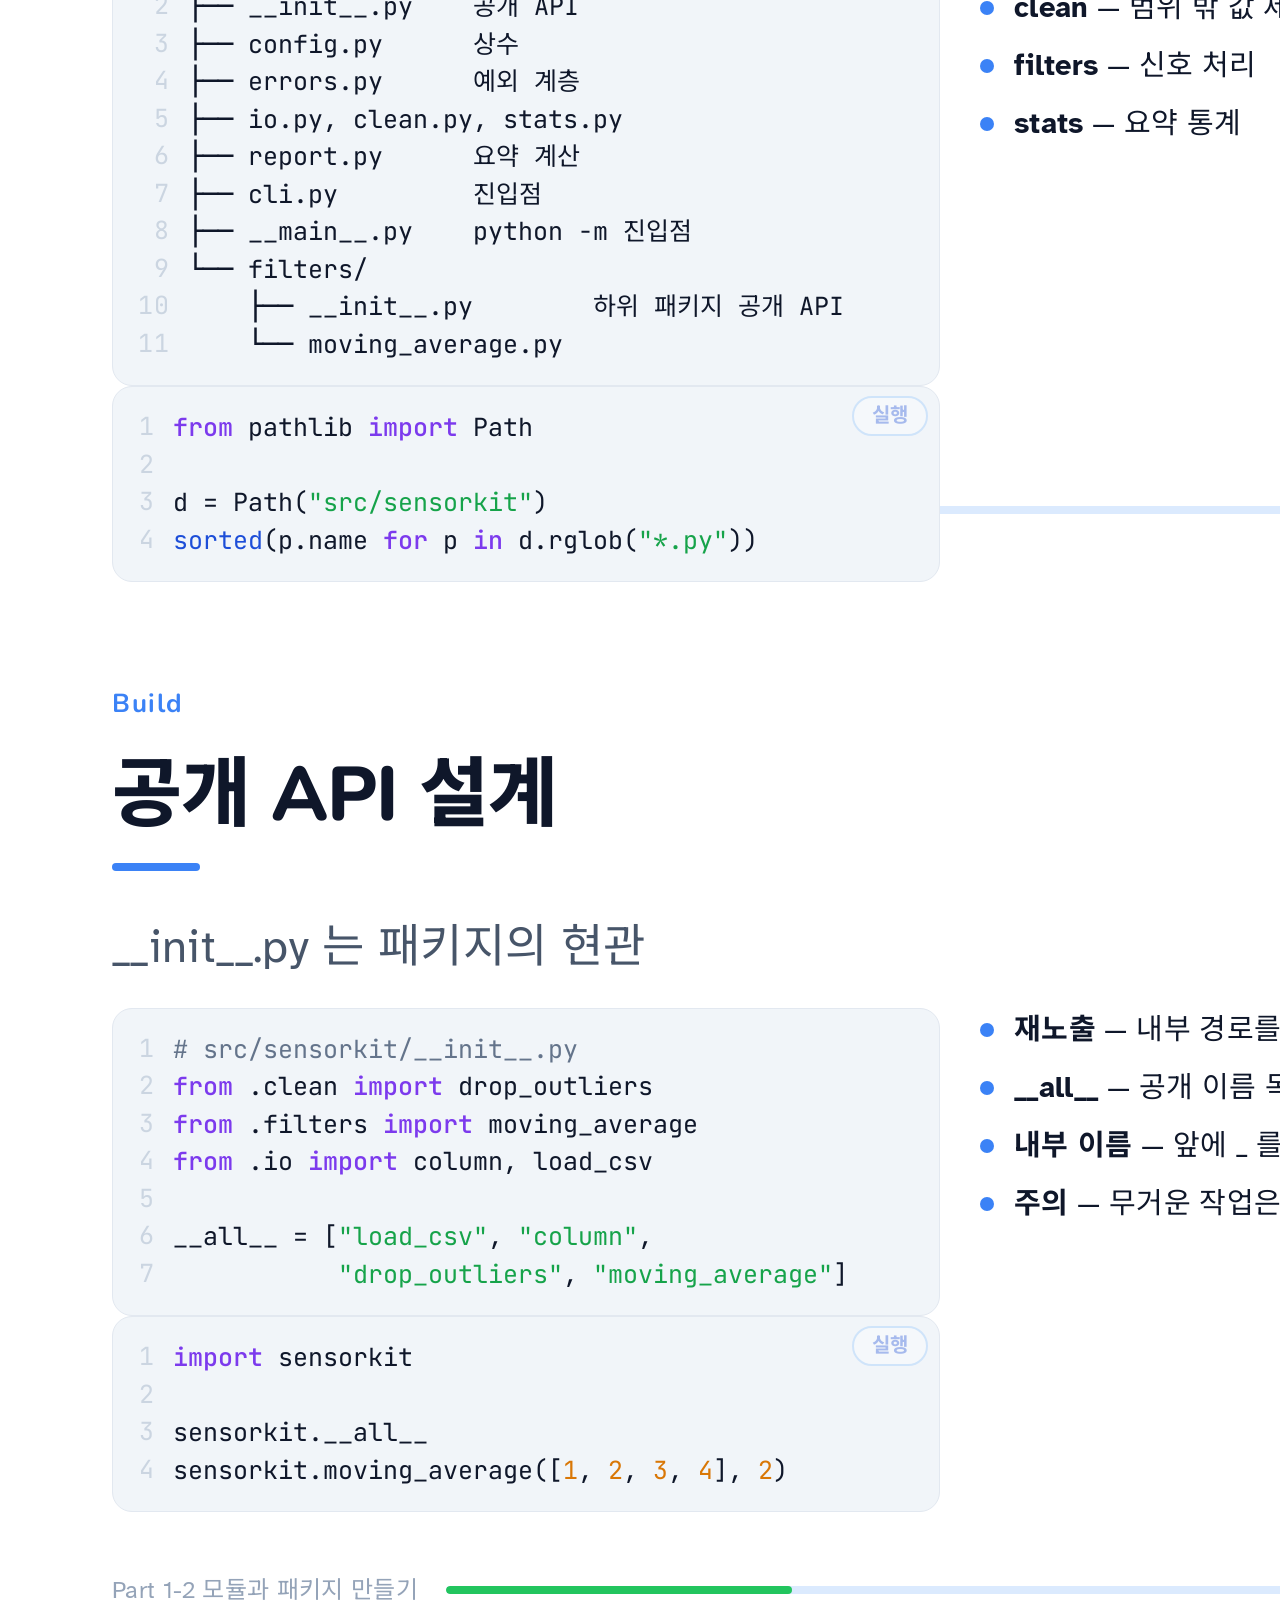
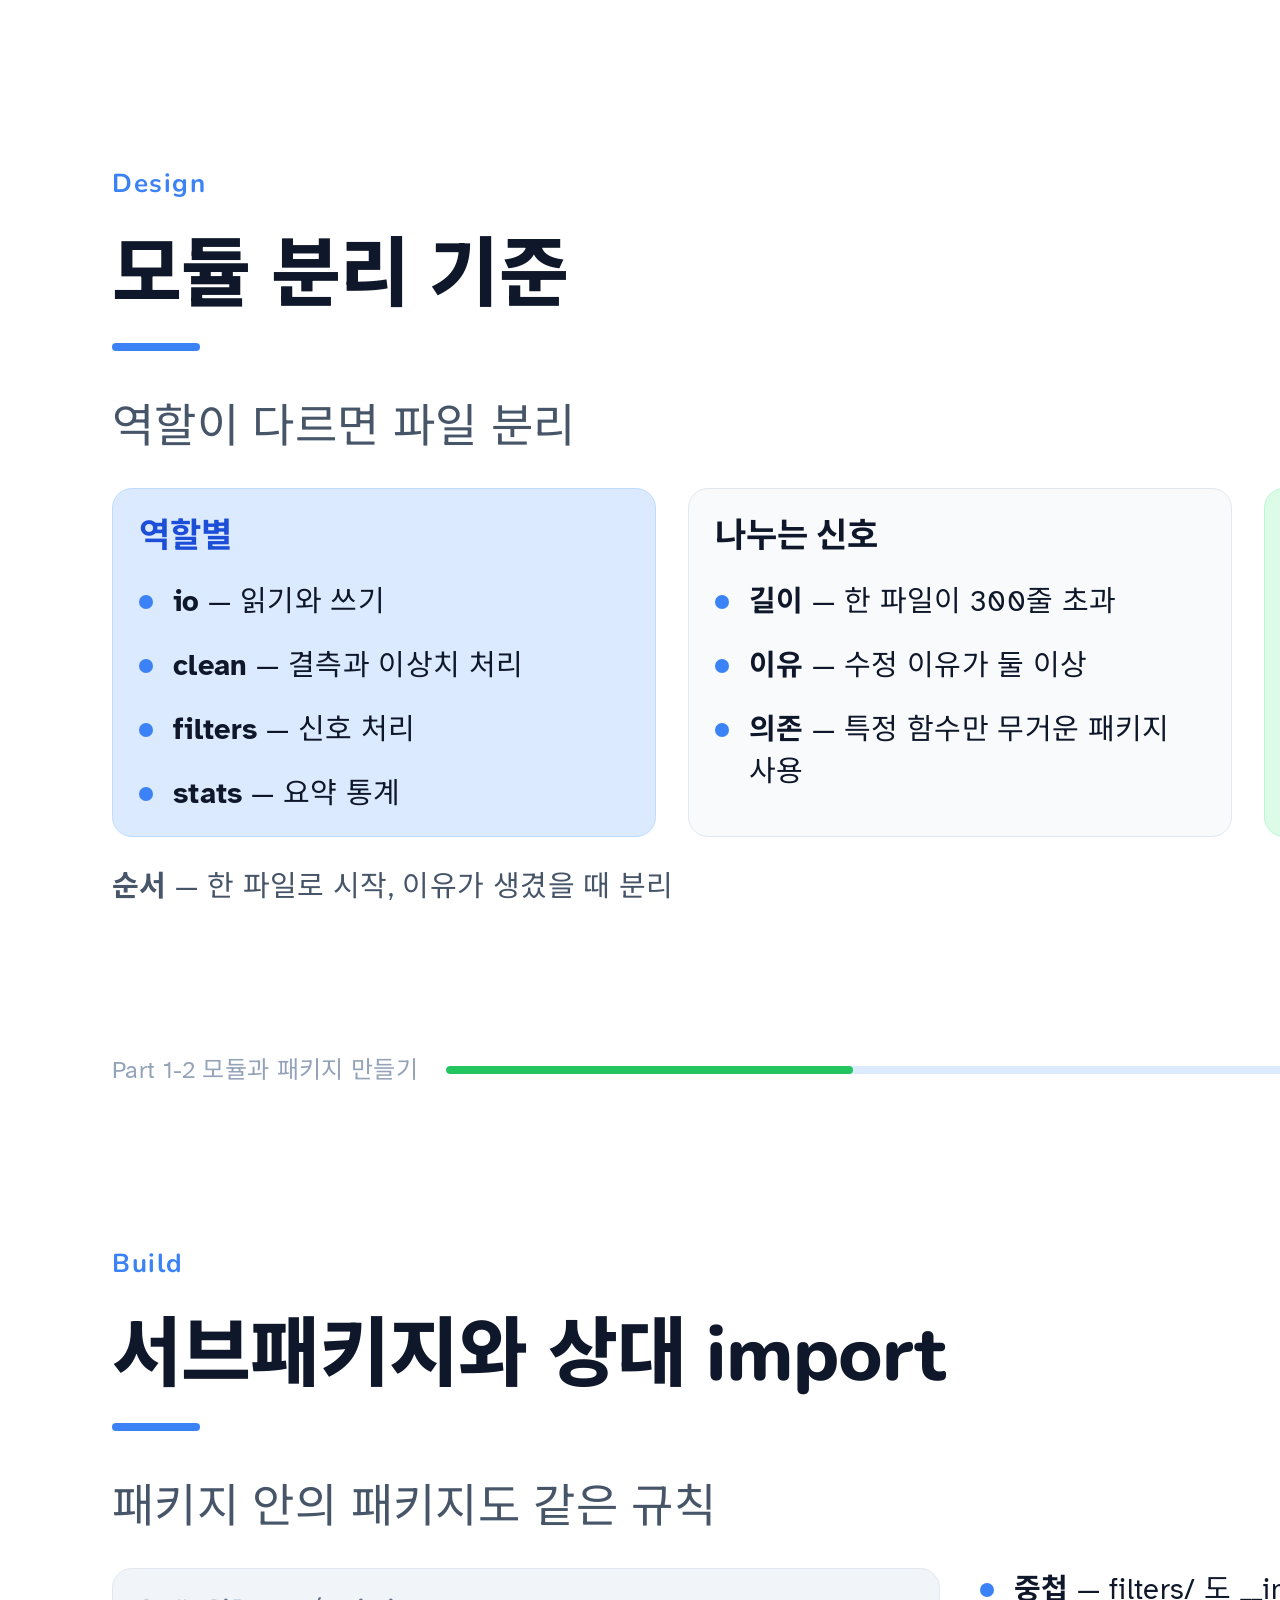
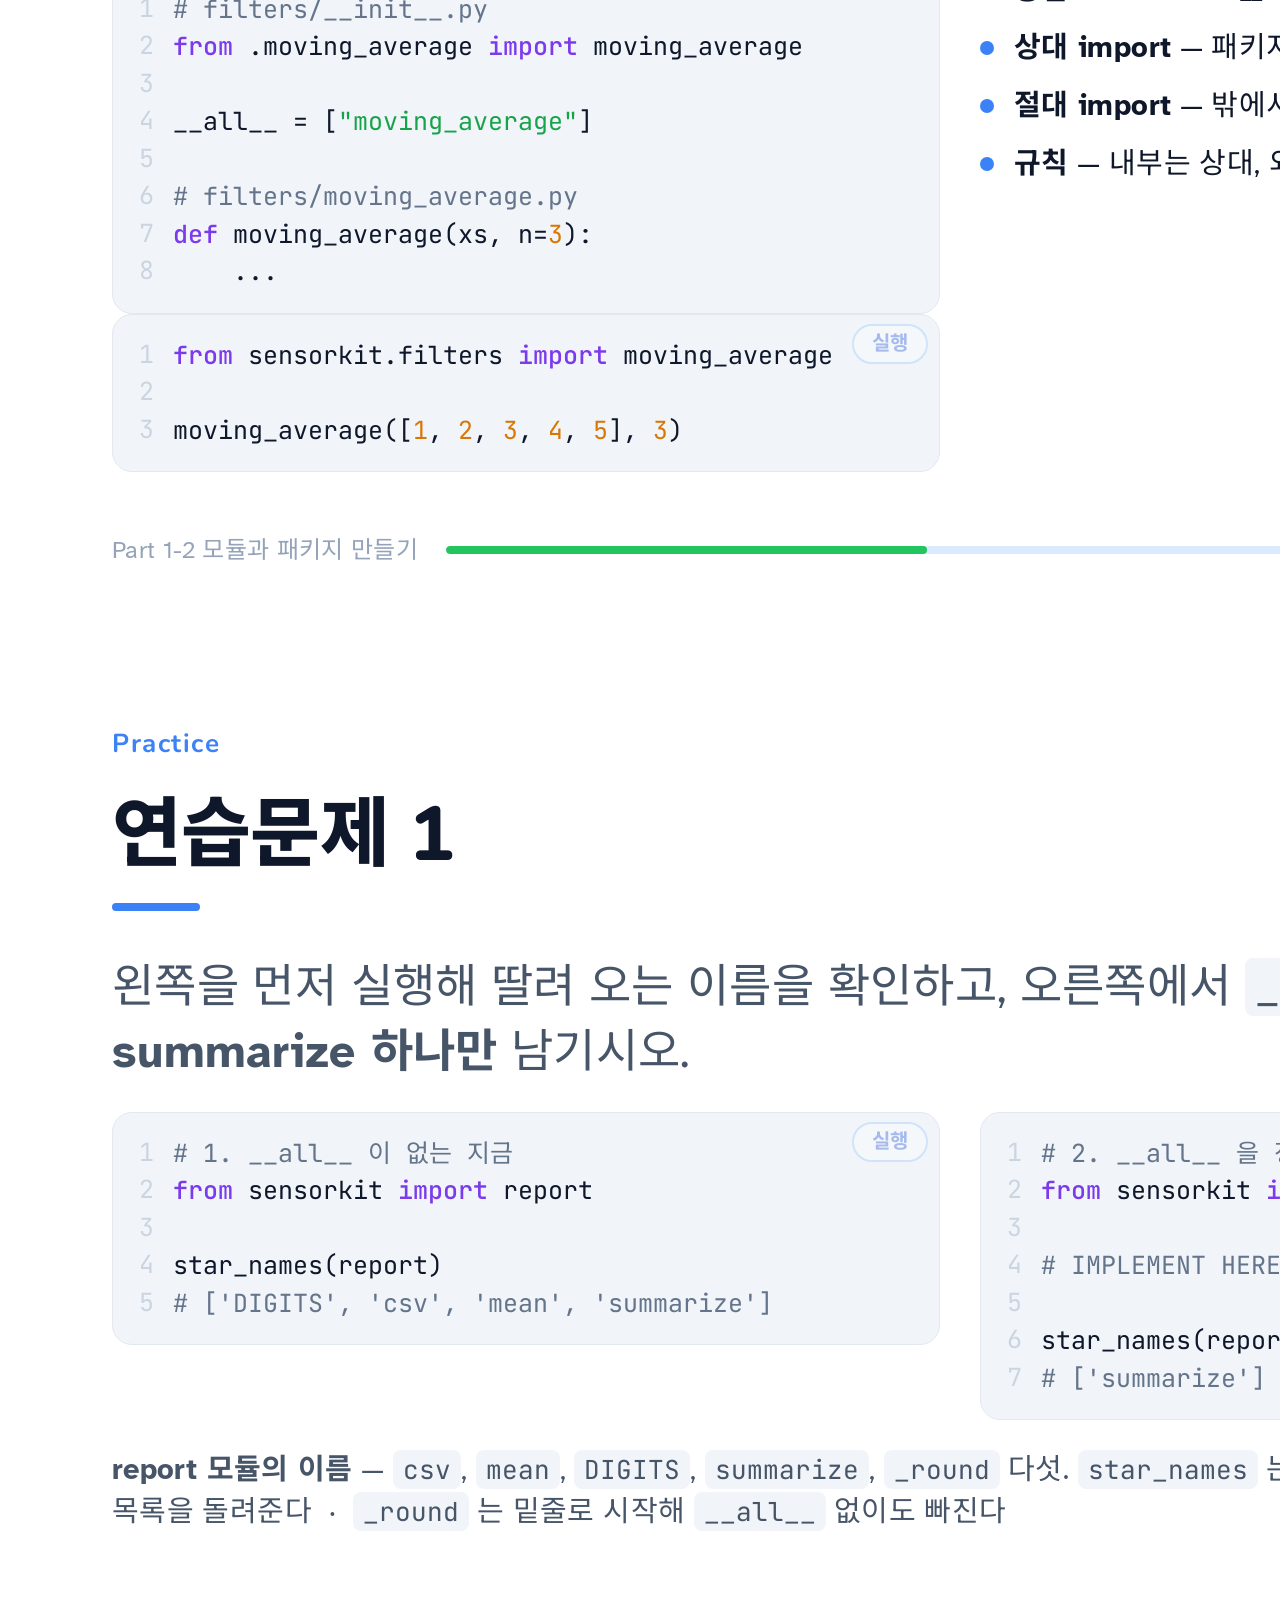
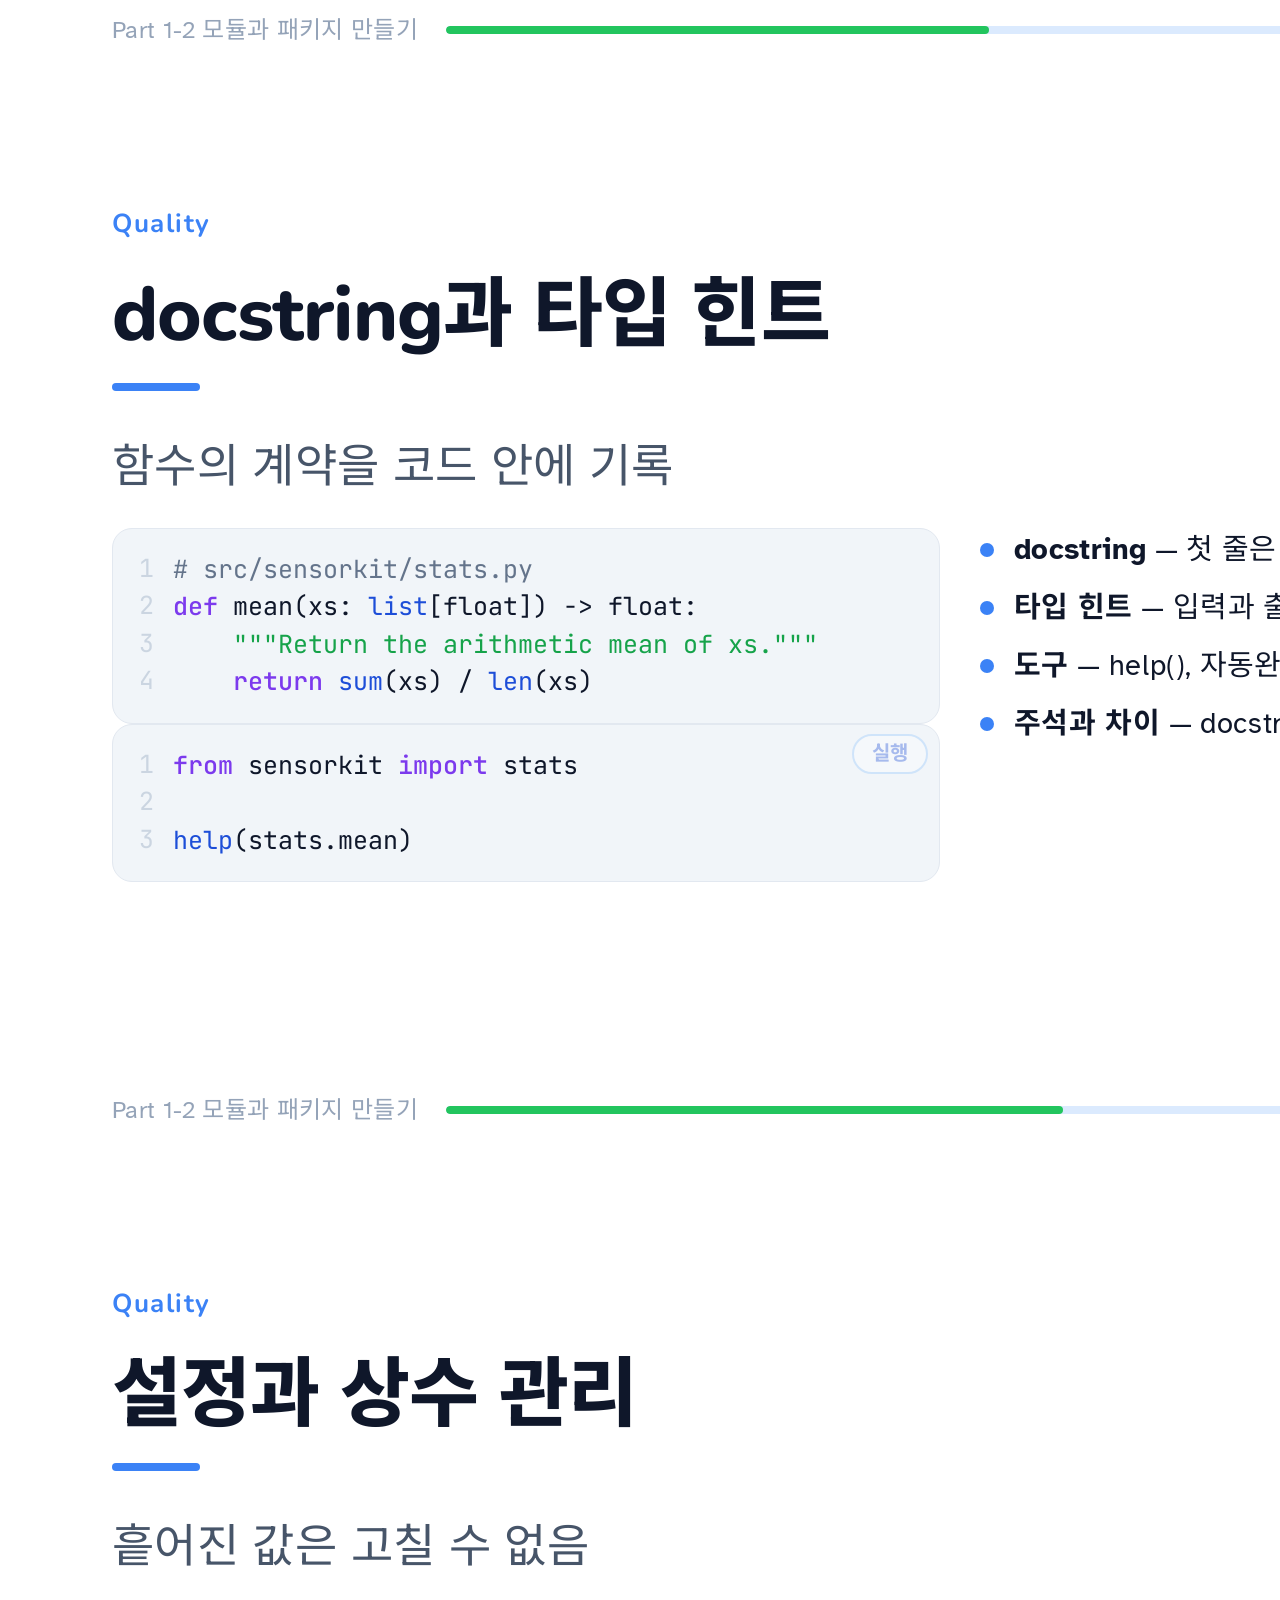
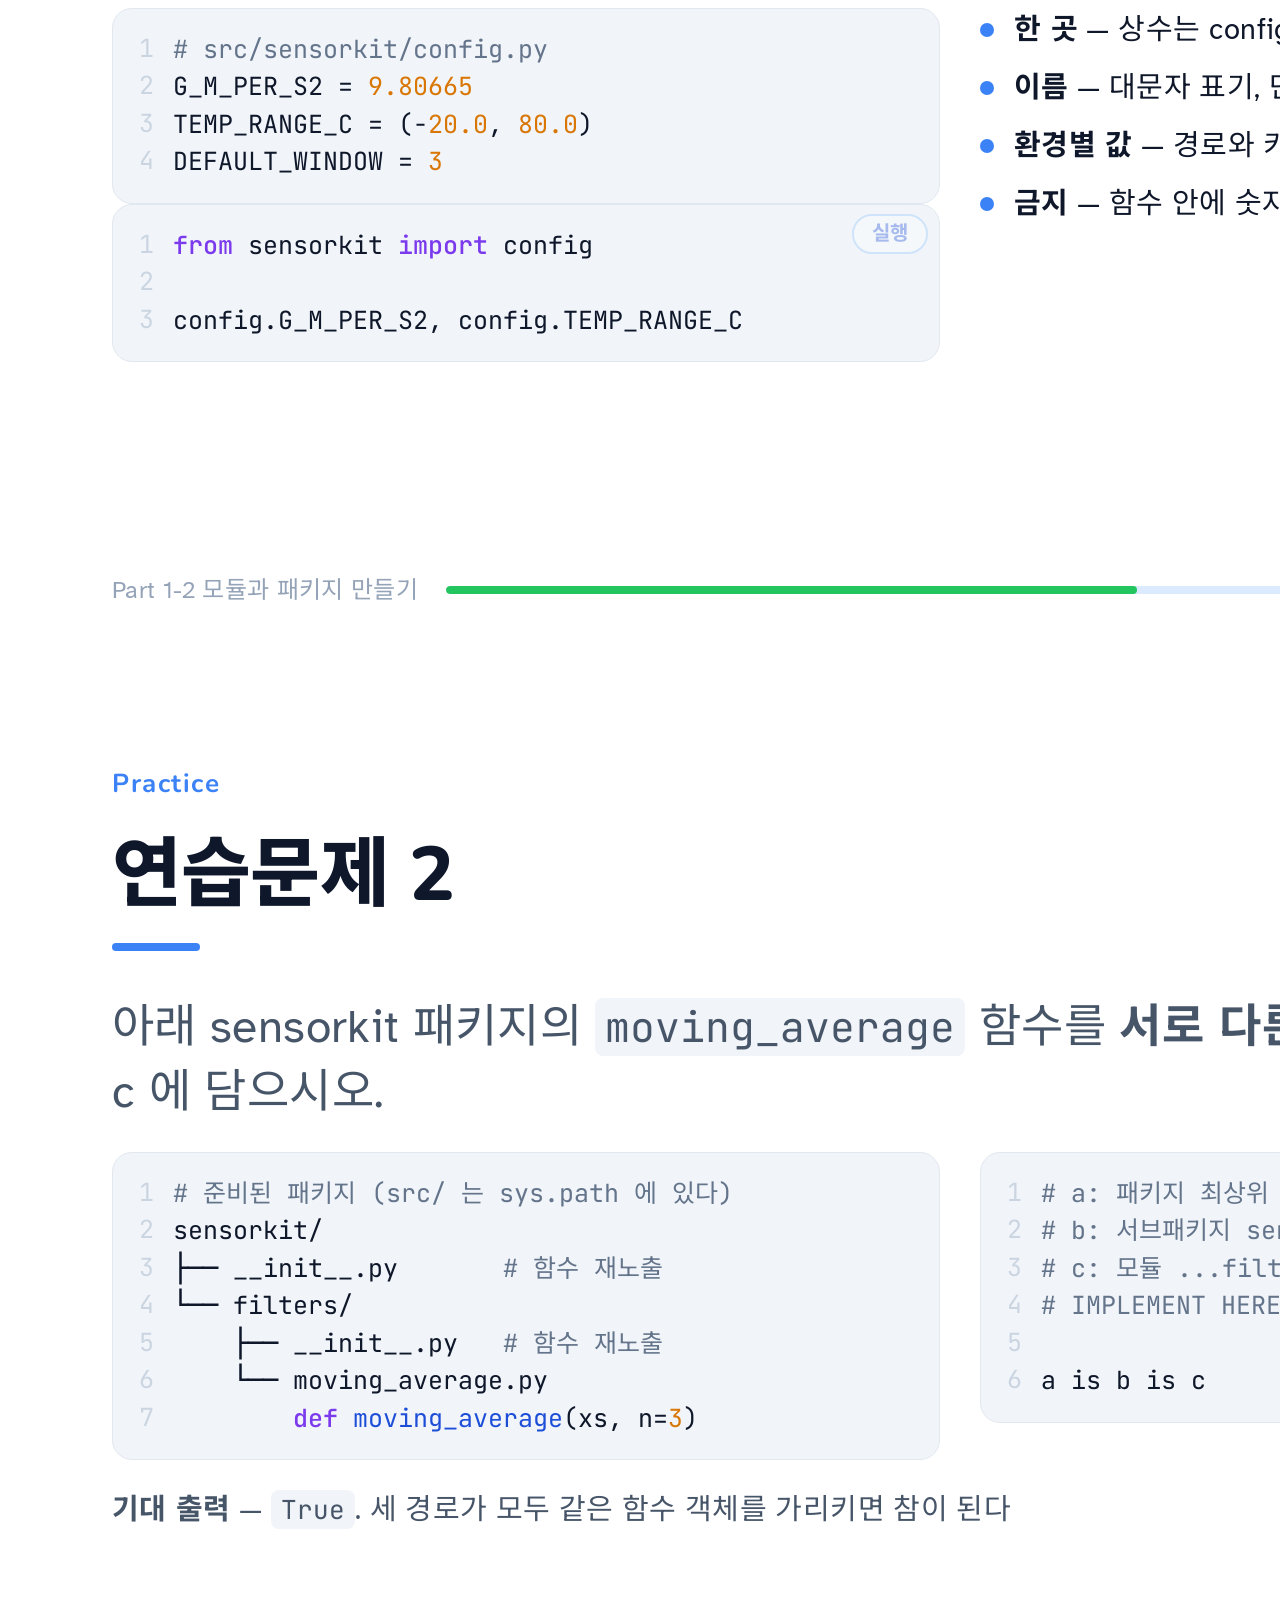
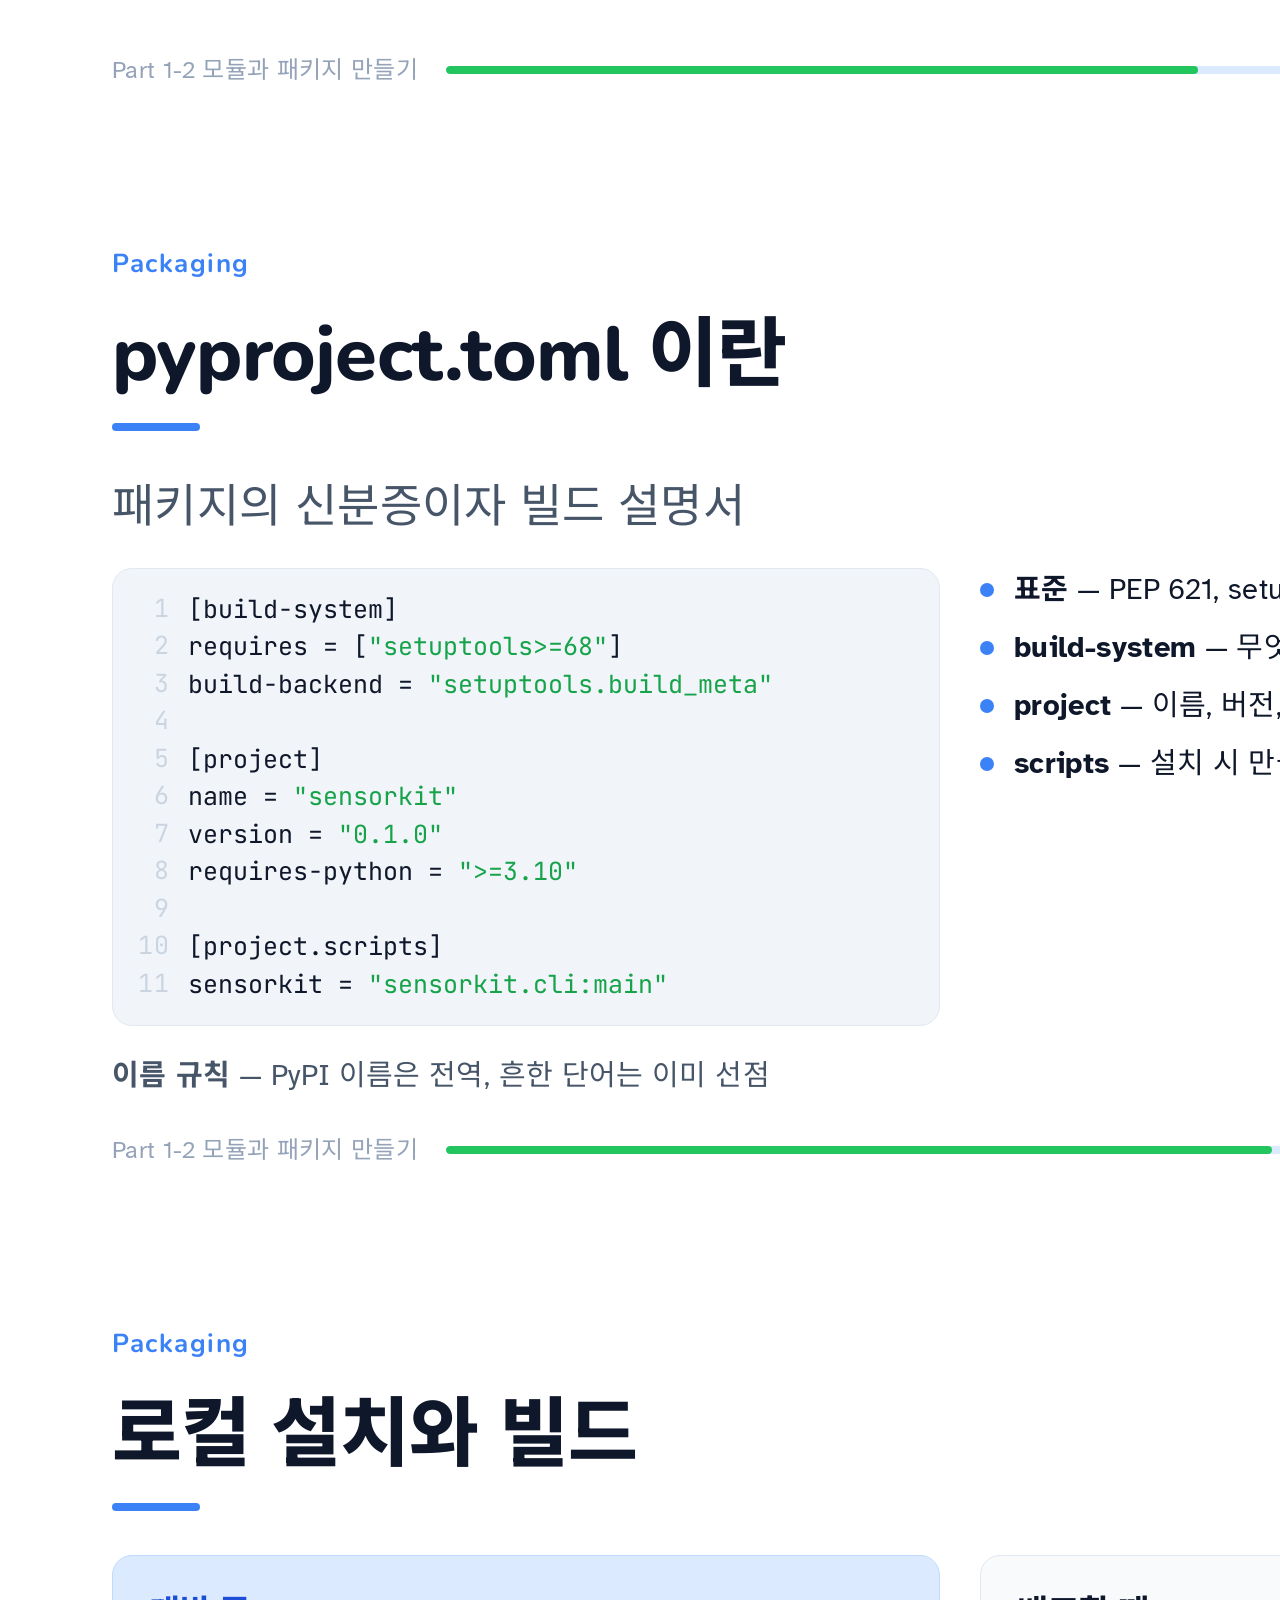
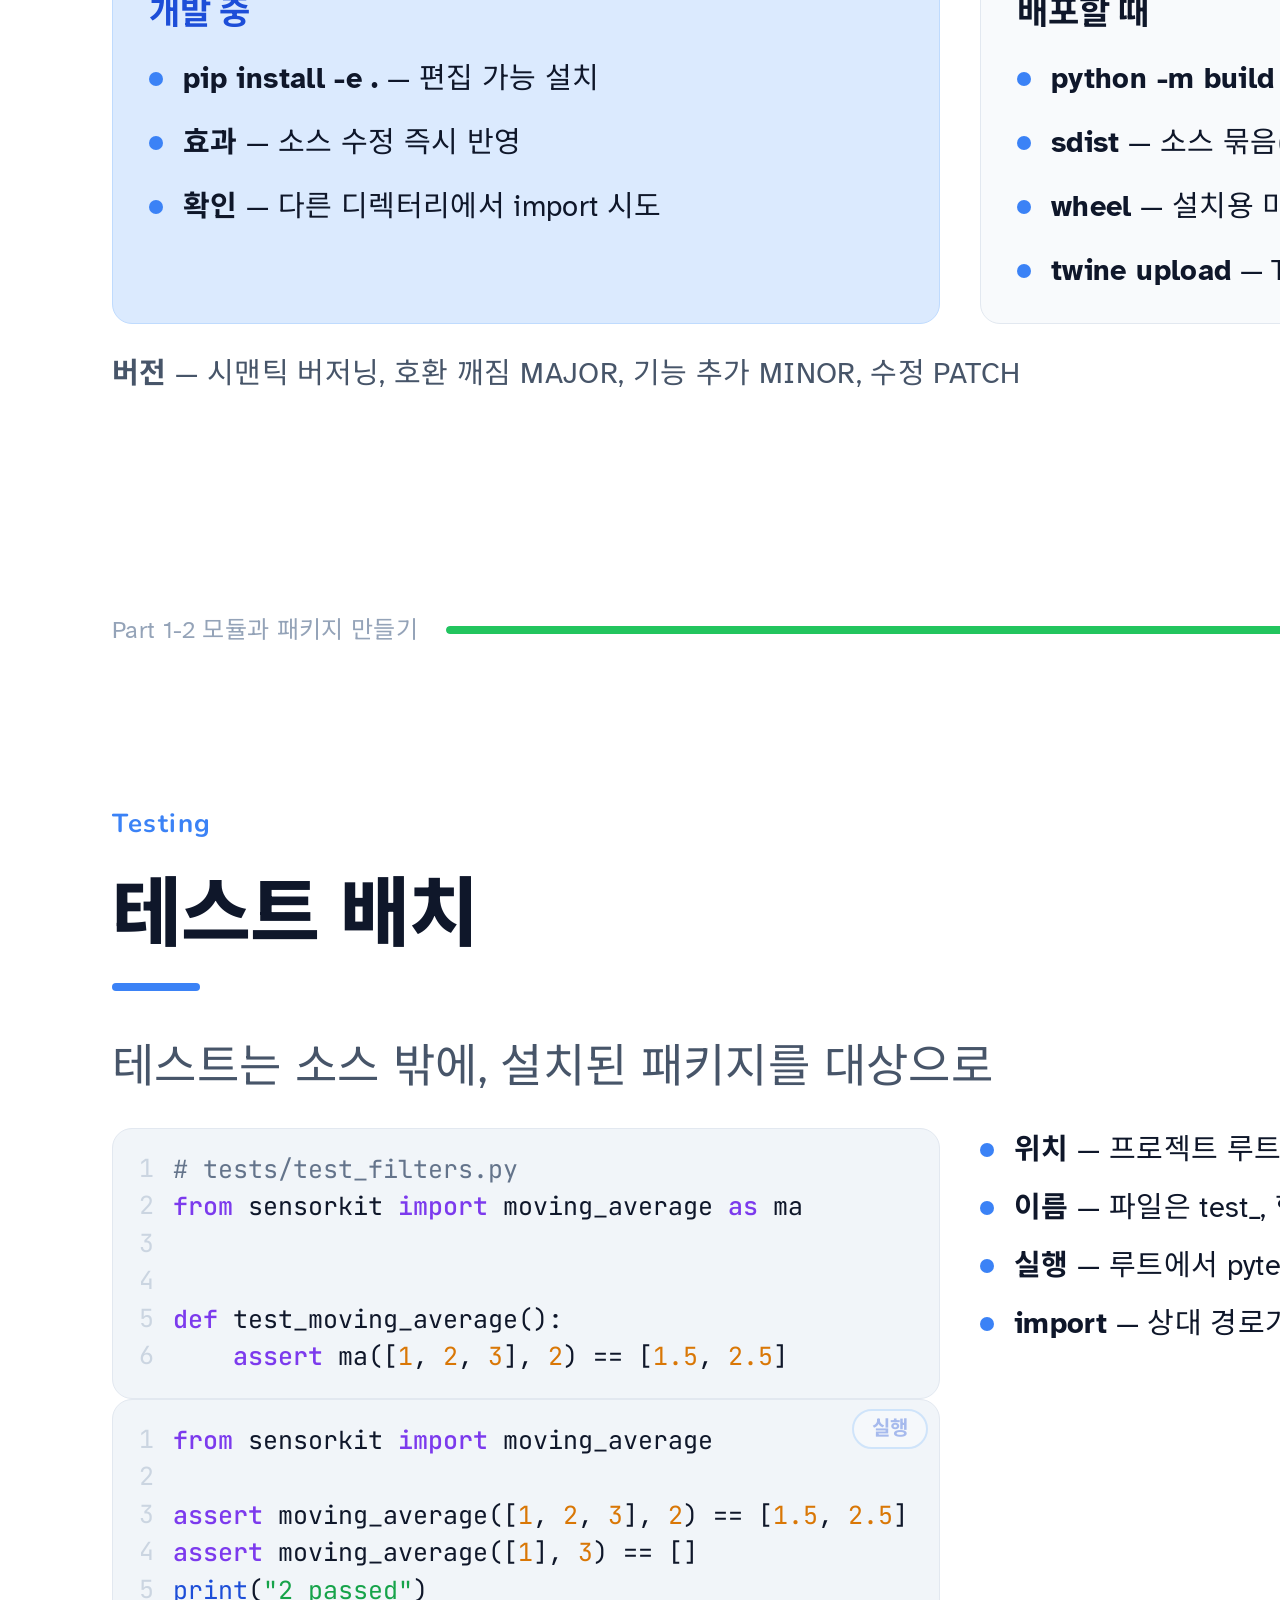
<file: part1-2-module-build/index.html>
<!DOCTYPE html>
<html lang="ko"><head>
<meta charset="utf-8">
<meta name="viewport" content="width=device-width, initial-scale=1">
<title>Part 1-2 모듈과 패키지 만들기</title>
<link rel="preconnect" href="https://fonts.googleapis.com">
<link rel="preconnect" href="https://fonts.gstatic.com" crossorigin="crossorigin">
<link href="https://fonts.googleapis.com/css2?family=Nunito:wght@400;600;700;800&amp;family=Atkinson+Hyperlegible:wght@400;700&amp;family=JetBrains+Mono:wght@400;500;700&amp;family=Noto+Sans+KR:wght@400;500;700;900&amp;display=swap" rel="stylesheet">
<link rel="stylesheet" href="./deck.css">
<script defer="" src="./deck.js"></script>
<script type="text/x-deck-preamble">
import os, sys, shutil
from pathlib import Path

ROOT = Path("/home/pyodide/work")
os.chdir("/")
if ROOT.exists():
    shutil.rmtree(ROOT)

(ROOT / "src" / "sensorkit" / "filters").mkdir(parents=True)
(ROOT / "src" / "mini").mkdir()
(ROOT / "tests").mkdir()

FILES = {
    "src/mini/__init__.py": """__version__ = "0.1.0"
""",
    "src/mini/hello.py": """def greet(name="world"):
    return f"hi, {name}"
""",
    "src/sensorkit/io.py": """import csv


def load_csv(path):
    \"\"\"Read a sensor log and return its rows as dicts.\"\"\"
    with open(path, newline="") as f:
        return list(csv.DictReader(f))


def column(rows, name):
    \"\"\"Pull one column out of loaded rows as floats.\"\"\"
    return [float(r[name]) for r in rows if r.get(name) not in (None, "")]
""",
    "src/sensorkit/clean.py": """from .config import TEMP_RANGE_C


def drop_outliers(values, lo, hi):
    \"\"\"Return only the values inside [lo, hi].\"\"\"
    return [v for v in values if lo <= v <= hi]


def drop_temp_outliers(values):
    return drop_outliers(values, *TEMP_RANGE_C)
""",
    "src/sensorkit/config.py": """G_M_PER_S2 = 9.80665
TEMP_RANGE_C = (-20.0, 80.0)
DEFAULT_WINDOW = 3
""",
    "src/sensorkit/errors.py": """class SensorError(Exception):
    \"\"\"Base error for sensorkit.\"\"\"


class SchemaError(SensorError):
    \"\"\"A log is missing a required column.\"\"\"
""",
    "src/sensorkit/stats.py": """def mean(xs: list[float]) -> float:
    \"\"\"Return the arithmetic mean of xs.\"\"\"
    return sum(xs) / len(xs)
""",
    "src/sensorkit/filters/moving_average.py": """def moving_average(xs, n=3):
    \"\"\"Return the moving average of xs over n samples.\"\"\"
    return [sum(xs[i:i + n]) / n for i in range(len(xs) - n + 1)]
""",
    "src/sensorkit/filters/__init__.py": """from .moving_average import moving_average

__all__ = ["moving_average"]
""",
    "src/sensorkit/__init__.py": """from .clean import drop_outliers, drop_temp_outliers
from .errors import SchemaError, SensorError
from .filters import moving_average
from .io import column, load_csv
from .stats import mean

__all__ = [
    "load_csv", "column", "drop_outliers", "drop_temp_outliers",
    "moving_average", "mean", "SensorError", "SchemaError",
]
__version__ = "0.1.0"
""",
    "src/sensorkit/__main__.py": """import sys

from .cli import main

sys.exit(main())
""",
    "src/sensorkit/cli.py": """import sys
from .io import column, load_csv
from .stats import mean


def main(argv=None):
    \"\"\"Print the mean of one column. Returns an exit code.\"\"\"
    argv = sys.argv[1:] if argv is None else argv
    print(f"{argv[0]}: mean={mean(column(load_csv(argv[0]), 'temp')):.2f}")
    return 0
""",
    "src/sensorkit/report.py": """import csv

from .stats import mean

DIGITS = 2


def summarize(rows, col):
    \"\"\"Return the rounded mean of one column.\"\"\"
    return _round(mean([float(r[col]) for r in rows]))


def _round(x):
    return round(x, DIGITS)
""",
    "tests/test_filters.py": """from sensorkit import moving_average


def test_moving_average():
    assert moving_average([1, 2, 3], 2) == [1.5, 2.5]
""",
    "log.csv": """t,temp
0.0,21.5
0.1,21.6
0.2,99.9
0.3,21.4
0.4,21.7
""",
}
for name, body in FILES.items():
    (ROOT / name).write_text(body)

PUBLIC = {"load_csv", "column", "drop_outliers", "drop_temp_outliers",
          "moving_average", "mean"}


def check_public(names):
    """Report what the given __all__ is missing or exposes by mistake."""
    got = set(names)
    missing, extra = sorted(PUBLIC - got), sorted(got - PUBLIC)
    if not missing and not extra:
        print("OK: 공개 API", len(got), "개")
    else:
        print("빠짐:", missing, "/ 불필요:", extra)


def star_names(module):
    """Run `from <module> import *` and list the names it actually brought in."""
    ns = {}
    exec(f"from {module.__name__} import *", ns)
    return sorted(k for k in ns if not k.startswith("__"))


for name in [k for k in list(sys.modules) if k.split(".")[0] in ("sensorkit", "mini")]:
    del sys.modules[name]
src_path = str(ROOT / "src")
if src_path not in sys.path:
    sys.path.insert(0, src_path)
os.chdir(ROOT)
</script>
<style>
@page { size: 1920px 1080px; margin: 0; }
html, body { margin: 0; padding: 0; background: #fff; }
:root { color-scheme: light; }
deck-stage { display: block; }
.slide {
  width: 1920px; height: 1080px; overflow: hidden; box-sizing: border-box;
  break-after: page; page-break-after: always;
}
.slide:last-child { break-after: auto; page-break-after: auto; }
</style>
</head>
<body>
<deck-stage>
        <section class="slide cover" data-label="표지" data-screen-label="표지">
          <img class="cover-logo" src="./cbnu_logo.png" alt="충북대학교">
          <span class="cover-kicker">K-뉴딜 아카데미 · AI를 위한 PYTHON · PART 1-2</span>
          <h1 class="cover-title">모듈과 패키지 만들기</h1>
          <p class="cover-sub">패키지 구조부터 설치와 배포까지</p>
          <div class="cover-rule"></div>
          <p class="cover-by">충북대학교 지능로봇공학과 <b>문성태 교수</b></p>
        </section>

        <section class="slide" data-label="01 목표" data-screen-label="01 목표">
          <header class="head"><span class="kicker">Overview</span><span class="folio">01</span></header>
          <h2 class="title">무엇을 만드는가</h2>
          <div class="rule"></div>
          <div class="body">
            <p class="lead">sensorkit 패키지 제작부터 설치까지</p>
            <div class="cols3">
              <div class="card soft" style="padding:22px 26px">
                <h3 class="card-h sky">만들 것</h3>
                <ul class="ul">
                  <li><strong>패키지</strong> — sensorkit, 역할별 모듈로 나눈 코드</li>
                  <li><strong>메타데이터</strong> — pyproject.toml 로 이름과 버전 선언</li>
                  <li><strong>테스트</strong> — 동작을 지키는 검사 코드</li>
                </ul>
              </div>
              <div class="card" style="padding:22px 26px">
                <h3 class="card-h">거치는 단계</h3>
                <ul class="ul">
                  <li><strong>구조</strong> — 디렉터리와 __init__.py</li>
                  <li><strong>공개 API</strong> — 밖에서 쓸 이름만 노출</li>
                  <li><strong>설치</strong> — pip install -e . 로 어디서나 import</li>
                </ul>
              </div>
              <div class="card good" style="padding:22px 26px">
                <h3 class="card-h leaf">진행 방식</h3>
                <ul class="ul">
                  <li><strong>준비됨</strong> — 프로젝트 파일은 이미 존재</li>
                  <li><strong>보기</strong> — 슬라이드에서 파일 내용 확인</li>
                  <li><strong>작성</strong> — 연습문제에서 빈 함수만 채워 실행</li>
                </ul>
              </div>
            </div>
            <p class="note"><strong>끝나면</strong> — 다른 프로젝트에서 import 한 줄, 팀원이 같은 방법으로 설치</p>
          </div>
          <footer class="foot"><span class="foot-sec">Part 1-2 모듈과 패키지 만들기</span><div class="bar"><i style="width:6%"></i></div><span class="foot-num">01 / 18</span></footer>
        </section>

        <section class="slide" data-label="02 레이아웃" data-screen-label="02 레이아웃">
          <header class="head"><span class="kicker">Layout</span><span class="folio">02</span></header>
          <h2 class="title">프로젝트 레이아웃</h2>
          <div class="rule"></div>
          <div class="body">
            <div class="cols">
              <div class="card warn">
                <h3 class="card-h coral">flat layout</h3>
                <ul class="ul coral">
                  <li><strong>구조</strong> — 프로젝트 루트에 패키지 폴더를 그대로</li>
                  <li><strong>장점</strong> — 단순한 구조, 설치 없이 바로 import</li>
                  <li><strong>함정</strong> — 설치 없이도 import 되어 설치 오류를 놓침</li>
                </ul>
              </div>
              <div class="card good">
                <h3 class="card-h leaf">src layout (권장)</h3>
                <ul class="ul leaf">
                  <li><strong>구조</strong> — src/ 아래에 패키지 배치</li>
                  <li><strong>효과</strong> — 설치해야 import, 배포본과 같은 조건에서 시험</li>
                  <li><strong>부수</strong> — tests 가 소스가 아닌 설치본을 검증</li>
                </ul>
              </div>
            </div>
            <p class="note"><strong>선택</strong> — 배포용 코드는 src layout, 이 파트는 src 기준</p>
          </div>
          <footer class="foot"><span class="foot-sec">Part 1-2 모듈과 패키지 만들기</span><div class="bar"><i style="width:11%"></i></div><span class="foot-num">02 / 18</span></footer>
        </section>

        <section class="slide" data-label="03 최소 패키지" data-screen-label="03 최소 패키지">
          <header class="head"><span class="kicker">Build</span><span class="folio">03</span></header>
          <h2 class="title">최소 패키지 만들기</h2>
          <div class="rule"></div>
          <div class="body">
            <p class="lead">디렉터리 하나와 __init__.py 하나면 패키지</p>
            <div class="cols">
              <div class="fig-stack">
                <pre class="code xs">src/mini/__init__.py
    __version__ = <span class="s">"0.1.0"</span>

src/mini/hello.py
    <span class="k">def</span> greet(name=<span class="s">"world"</span>):
        <span class="k">return</span> f<span class="s">"hi, {name}"</span></pre>
                <pre data-run class="code xs"><span class="k">import</span> mini
<span class="k">from</span> mini.hello <span class="k">import</span> greet

mini.__version__, greet(<span class="s">"sensor"</span>)</pre>
              </div>
              <div class="run-slot">
                <ul class="ul" style="gap:16px">
                  <li><strong>최소 조건</strong> — 디렉터리 + __init__.py</li>
                  <li><strong>모듈 추가</strong> — 그 디렉터리 안에 .py 파일 생성</li>
                  <li><strong>경로</strong> — 상위 폴더가 sys.path 에 있어야 import 가능</li>
                  <li><strong>확인</strong> — 버전과 함수가 모두 보이면 성공</li>
                </ul>
                <div data-run-out></div>
              </div>
            </div>
          </div>
          <footer class="foot"><span class="foot-sec">Part 1-2 모듈과 패키지 만들기</span><div class="bar"><i style="width:17%"></i></div><span class="foot-num">03 / 18</span></footer>
        </section>

        <section class="slide" data-label="04 프로젝트 구조" data-screen-label="04 프로젝트 구조">
          <header class="head"><span class="kicker">Build</span><span class="folio">04</span></header>
          <h2 class="title">sensorkit 구조</h2>
          <div class="rule"></div>
          <div class="body">
            <p class="lead">이 파트에서 쓰는 프로젝트는 이미 준비되어 있음</p>
            <div class="cols">
              <div class="fig-stack">
                <pre class="code xs">src/sensorkit/
├── __init__.py    공개 API
├── config.py      상수
├── errors.py      예외 계층
├── io.py, clean.py, stats.py
├── report.py      요약 계산
├── cli.py         진입점
├── __main__.py    python -m 진입점
└── filters/
    ├── __init__.py        하위 패키지 공개 API
    └── moving_average.py</pre>
                <pre data-run class="code xs"><span class="k">from</span> pathlib <span class="k">import</span> Path

d = Path(<span class="s">"src/sensorkit"</span>)
<span class="fn">sorted</span>(p.name <span class="k">for</span> p <span class="k">in</span> d.rglob(<span class="s">"*.py"</span>))</pre>
              </div>
              <div class="run-slot">
                <ul class="ul" style="gap:16px">
                  <li><strong>io</strong> — 로그 읽기, 열 뽑기</li>
                  <li><strong>clean</strong> — 범위 밖 값 제거</li>
                  <li><strong>filters</strong> — 신호 처리</li>
                  <li><strong>stats</strong> — 요약 통계</li>
                </ul>
                <div data-run-out></div>
              </div>
            </div>
          </div>
          <footer class="foot"><span class="foot-sec">Part 1-2 모듈과 패키지 만들기</span><div class="bar"><i style="width:22%"></i></div><span class="foot-num">04 / 18</span></footer>
        </section>

        <section class="slide" data-label="05 공개 API" data-screen-label="05 공개 API">
          <header class="head"><span class="kicker">Build</span><span class="folio">05</span></header>
          <h2 class="title">공개 API 설계</h2>
          <div class="rule"></div>
          <div class="body">
            <p class="lead">__init__.py 는 패키지의 현관</p>
            <div class="cols">
              <div class="fig-stack">
                <pre class="code xs"><span class="c"># src/sensorkit/__init__.py</span>
<span class="k">from</span> .clean <span class="k">import</span> drop_outliers
<span class="k">from</span> .filters <span class="k">import</span> moving_average
<span class="k">from</span> .io <span class="k">import</span> column, load_csv

__all__ = [<span class="s">"load_csv"</span>, <span class="s">"column"</span>,
           <span class="s">"drop_outliers"</span>, <span class="s">"moving_average"</span>]</pre>
                <pre data-run class="code xs"><span class="k">import</span> sensorkit

sensorkit.__all__
sensorkit.moving_average([<span class="no">1</span>, <span class="no">2</span>, <span class="no">3</span>, <span class="no">4</span>], <span class="no">2</span>)</pre>
              </div>
              <div class="run-slot">
                <ul class="ul" style="gap:16px">
                  <li><strong>재노출</strong> — 내부 경로를 몰라도 사용 가능</li>
                  <li><strong>__all__</strong> — 공개 이름 목록, 문서이자 약속</li>
                  <li><strong>내부 이름</strong> — 앞에 _ 를 붙여 비공개 처리</li>
                  <li><strong>주의</strong> — 무거운 작업은 import 지연의 원인</li>
                </ul>
                <div data-run-out></div>
              </div>
            </div>
          </div>
          <footer class="foot"><span class="foot-sec">Part 1-2 모듈과 패키지 만들기</span><div class="bar"><i style="width:28%"></i></div><span class="foot-num">05 / 18</span></footer>
        </section>

        <section class="slide" data-label="06 모듈 분리" data-screen-label="06 모듈 분리">
          <header class="head"><span class="kicker">Design</span><span class="folio">06</span></header>
          <h2 class="title">모듈 분리 기준</h2>
          <div class="rule"></div>
          <div class="body">
            <p class="lead">역할이 다르면 파일 분리</p>
            <div class="cols3">
              <div class="card soft" style="padding:22px 26px">
                <h3 class="card-h sky">역할별</h3>
                <ul class="ul">
                  <li><strong>io</strong> — 읽기와 쓰기</li>
                  <li><strong>clean</strong> — 결측과 이상치 처리</li>
                  <li><strong>filters</strong> — 신호 처리</li>
                  <li><strong>stats</strong> — 요약 통계</li>
                </ul>
              </div>
              <div class="card" style="padding:22px 26px">
                <h3 class="card-h">나누는 신호</h3>
                <ul class="ul">
                  <li><strong>길이</strong> — 한 파일이 300줄 초과</li>
                  <li><strong>이유</strong> — 수정 이유가 둘 이상</li>
                  <li><strong>의존</strong> — 특정 함수만 무거운 패키지 사용</li>
                </ul>
              </div>
              <div class="card good" style="padding:22px 26px">
                <h3 class="card-h leaf">합치는 신호</h3>
                <ul class="ul">
                  <li><strong>동반 수정</strong> — 항상 함께 변경</li>
                  <li><strong>한 줄 모듈</strong> — 파일 수만 증가</li>
                  <li><strong>순환</strong> — 서로를 import</li>
                </ul>
              </div>
            </div>
            <p class="note"><strong>순서</strong> — 한 파일로 시작, 이유가 생겼을 때 분리</p>
          </div>
          <footer class="foot"><span class="foot-sec">Part 1-2 모듈과 패키지 만들기</span><div class="bar"><i style="width:33%"></i></div><span class="foot-num">06 / 18</span></footer>
        </section>

        <section class="slide" data-label="07 서브패키지" data-screen-label="07 서브패키지">
          <header class="head"><span class="kicker">Build</span><span class="folio">07</span></header>
          <h2 class="title">서브패키지와 상대 import</h2>
          <div class="rule"></div>
          <div class="body">
            <p class="lead">패키지 안의 패키지도 같은 규칙</p>
            <div class="cols">
              <div class="fig-stack">
                <pre class="code xs"><span class="c"># filters/__init__.py</span>
<span class="k">from</span> .moving_average <span class="k">import</span> moving_average

__all__ = [<span class="s">"moving_average"</span>]

<span class="c"># filters/moving_average.py</span>
<span class="k">def</span> moving_average(xs, n=<span class="no">3</span>):
    ...</pre>
                <pre data-run class="code xs"><span class="k">from</span> sensorkit.filters <span class="k">import</span> moving_average

moving_average([<span class="no">1</span>, <span class="no">2</span>, <span class="no">3</span>, <span class="no">4</span>, <span class="no">5</span>], <span class="no">3</span>)</pre>
              </div>
              <div class="run-slot">
                <ul class="ul" style="gap:16px">
                  <li><strong>중첩</strong> — filters/ 도 __init__.py 보유</li>
                  <li><strong>상대 import</strong> — 패키지 안에서는 .moving_average</li>
                  <li><strong>절대 import</strong> — 밖에서는 sensorkit.filters</li>
                  <li><strong>규칙</strong> — 내부는 상대, 외부는 절대</li>
                </ul>
                <div data-run-out></div>
              </div>
            </div>
          </div>
          <footer class="foot"><span class="foot-sec">Part 1-2 모듈과 패키지 만들기</span><div class="bar"><i style="width:39%"></i></div><span class="foot-num">07 / 18</span></footer>
        </section>

        <section class="slide" data-label="08 연습문제 1" data-screen-label="08 연습문제 1">
          <header class="head"><span class="kicker">Practice</span><span class="folio">08</span></header>
          <h2 class="title">연습문제 1</h2>
          <div class="rule"></div>
          <div class="body">
            <p class="lead">왼쪽을 먼저 실행해 딸려 오는 이름을 확인하고, 오른쪽에서 <code>__all__</code> 을 정의해 <b>summarize 하나만</b> 남기시오.</p>
            <div class="cols">
                <pre data-run class="code xs"><span class="c"># 1. __all__ 이 없는 지금</span>
<span class="k">from</span> sensorkit <span class="k">import</span> report

star_names(report)
<span class="c"># ['DIGITS', 'csv', 'mean', 'summarize']</span></pre>
                <pre data-run class="code xs"><span class="c"># 2. __all__ 을 정의한 뒤</span>
<span class="k">from</span> sensorkit <span class="k">import</span> report

<span class="c"># IMPLEMENT HERE: report.__all__ = ...</span>

star_names(report)
<span class="c"># ['summarize']</span></pre>
            </div>
            <p class="note"><strong>report 모듈의 이름</strong> — <code>csv</code>, <code>mean</code>, <code>DIGITS</code>, <code>summarize</code>, <code>_round</code> 다섯.
            <code>star_names</code> 는 모듈을 별표 import 해 실제 공개된 이름 목록을 돌려준다
            &nbsp;·&nbsp; <code>_round</code> 는 밑줄로 시작해 <code>__all__</code> 없이도 빠진다</p>
          </div>
          <footer class="foot"><span class="foot-sec">Part 1-2 모듈과 패키지 만들기</span><div class="bar"><i style="width:44%"></i></div><span class="foot-num">08 / 18</span></footer>
        </section>

        <section class="slide" data-label="09 문서화" data-screen-label="09 문서화">
          <header class="head"><span class="kicker">Quality</span><span class="folio">09</span></header>
          <h2 class="title">docstring과 타입 힌트</h2>
          <div class="rule"></div>
          <div class="body">
            <p class="lead">함수의 계약을 코드 안에 기록</p>
            <div class="cols">
              <div class="fig-stack">
                <pre class="code xs"><span class="c"># src/sensorkit/stats.py</span>
<span class="k">def</span> mean(xs: <span class="fn">list</span>[float]) -&gt; float:
    <span class="s">""</span><span class="s">"Return the arithmetic mean of xs."</span><span class="s">""</span>
    <span class="k">return</span> <span class="fn">sum</span>(xs) / <span class="fn">len</span>(xs)</pre>
                <pre data-run class="code xs"><span class="k">from</span> sensorkit <span class="k">import</span> stats

<span class="fn">help</span>(stats.mean)</pre>
              </div>
              <div class="run-slot">
                <ul class="ul" style="gap:16px">
                  <li><strong>docstring</strong> — 첫 줄은 한 문장 요약</li>
                  <li><strong>타입 힌트</strong> — 입력과 출력 형태를 선언</li>
                  <li><strong>도구</strong> — help(), 자동완성, 타입 검사기가 참조</li>
                  <li><strong>주석과 차이</strong> — docstring 은 실행 시에도 유지</li>
                </ul>
                <div data-run-out></div>
              </div>
            </div>
          </div>
          <footer class="foot"><span class="foot-sec">Part 1-2 모듈과 패키지 만들기</span><div class="bar"><i style="width:50%"></i></div><span class="foot-num">09 / 18</span></footer>
        </section>

        <section class="slide" data-label="10 설정과 상수" data-screen-label="10 설정과 상수">
          <header class="head"><span class="kicker">Quality</span><span class="folio">10</span></header>
          <h2 class="title">설정과 상수 관리</h2>
          <div class="rule"></div>
          <div class="body">
            <p class="lead">흩어진 값은 고칠 수 없음</p>
            <div class="cols">
              <div class="fig-stack">
                <pre class="code xs"><span class="c"># src/sensorkit/config.py</span>
G_M_PER_S2 = <span class="no">9.80665</span>
TEMP_RANGE_C = (-<span class="no">20.0</span>, <span class="no">80.0</span>)
DEFAULT_WINDOW = <span class="no">3</span></pre>
                <pre data-run class="code xs"><span class="k">from</span> sensorkit <span class="k">import</span> config

config.G_M_PER_S2, config.TEMP_RANGE_C</pre>
              </div>
              <div class="run-slot">
                <ul class="ul" style="gap:16px">
                  <li><strong>한 곳</strong> — 상수는 config 모듈에 집중</li>
                  <li><strong>이름</strong> — 대문자 표기, 단위를 이름에 명시</li>
                  <li><strong>환경별 값</strong> — 경로와 키는 환경변수로 주입</li>
                  <li><strong>금지</strong> — 함수 안에 숫자를 직접 넣기</li>
                </ul>
                <div data-run-out></div>
              </div>
            </div>
          </div>
          <footer class="foot"><span class="foot-sec">Part 1-2 모듈과 패키지 만들기</span><div class="bar"><i style="width:56%"></i></div><span class="foot-num">10 / 18</span></footer>
        </section>

        <section class="slide" data-label="11 연습문제 2" data-screen-label="11 연습문제 2">
          <header class="head"><span class="kicker">Practice</span><span class="folio">11</span></header>
          <h2 class="title">연습문제 2</h2>
          <div class="rule"></div>
          <div class="body">
            <p class="lead">아래 sensorkit 패키지의 <code>moving_average</code> 함수를 <b>서로 다른 세 경로</b>로 import 해 a, b, c 에 담으시오.</p>
            <div class="cols">
              <pre class="code xs"><span class="c"># 준비된 패키지 (src/ 는 sys.path 에 있다)</span>
sensorkit/
├── __init__.py       <span class="c"># 함수 재노출</span>
└── filters/
    ├── __init__.py   <span class="c"># 함수 재노출</span>
    └── moving_average.py
        <span class="k">def</span> <span class="fn">moving_average</span>(xs, n=<span class="no">3</span>)</pre>
              <pre data-run class="code xs"><span class="c"># a: 패키지 최상위 sensorkit</span>
<span class="c"># b: 서브패키지 sensorkit.filters</span>
<span class="c"># c: 모듈 ...filters.moving_average</span>
<span class="c"># IMPLEMENT HERE</span>

a is b is c</pre>
            </div>
            <p class="note"><strong>기대 출력</strong> — <code>True</code>. 세 경로가 모두 같은 함수 객체를 가리키면 참이 된다</p>
          </div>
          <footer class="foot"><span class="foot-sec">Part 1-2 모듈과 패키지 만들기</span><div class="bar"><i style="width:61%"></i></div><span class="foot-num">11 / 18</span></footer>
        </section>

        <section class="slide" data-label="12 pyproject" data-screen-label="12 pyproject">
          <header class="head"><span class="kicker">Packaging</span><span class="folio">12</span></header>
          <h2 class="title">pyproject.toml 이란</h2>
          <div class="rule"></div>
          <div class="body">
            <p class="lead">패키지의 신분증이자 빌드 설명서</p>
            <div class="cols">
              <div class="fig-stack">
                <pre class="code xs">[build-system]
requires = [<span class="s">"setuptools&gt;=68"</span>]
build-backend = <span class="s">"setuptools.build_meta"</span>

[project]
name = <span class="s">"sensorkit"</span>
version = <span class="s">"0.1.0"</span>
requires-python = <span class="s">"&gt;=3.10"</span>

[project.scripts]
sensorkit = <span class="s">"sensorkit.cli:main"</span></pre>
              </div>
              <div class="run-slot">
                <ul class="ul" style="gap:16px">
                  <li><strong>표준</strong> — PEP 621, setup.py 대체</li>
                  <li><strong>build-system</strong> — 무엇으로 빌드할지</li>
                  <li><strong>project</strong> — 이름, 버전, 의존성, 요구 버전</li>
                  <li><strong>scripts</strong> — 설치 시 만들어질 명령</li>
                </ul>
                <div data-run-out></div>
              </div>
            </div>
            <p class="note"><strong>이름 규칙</strong> — PyPI 이름은 전역, 흔한 단어는 이미 선점</p>
          </div>
          <footer class="foot"><span class="foot-sec">Part 1-2 모듈과 패키지 만들기</span><div class="bar"><i style="width:67%"></i></div><span class="foot-num">12 / 18</span></footer>
        </section>

        <section class="slide" data-label="13 설치" data-screen-label="13 설치">
          <header class="head"><span class="kicker">Packaging</span><span class="folio">13</span></header>
          <h2 class="title">로컬 설치와 빌드</h2>
          <div class="rule"></div>
          <div class="body">
            <div class="cols">
              <div class="card soft">
                <h3 class="card-h sky">개발 중</h3>
                <ul class="ul">
                  <li><strong>pip install -e .</strong> — 편집 가능 설치</li>
                  <li><strong>효과</strong> — 소스 수정 즉시 반영</li>
                  <li><strong>확인</strong> — 다른 디렉터리에서 import 시도</li>
                </ul>
              </div>
              <div class="card">
                <h3 class="card-h">배포할 때</h3>
                <ul class="ul">
                  <li><strong>python -m build</strong> — sdist 와 wheel 생성</li>
                  <li><strong>sdist</strong> — 소스 묶음(.tar.gz)</li>
                  <li><strong>wheel</strong> — 설치용 미리 빌드본(.whl)</li>
                  <li><strong>twine upload</strong> — TestPyPI 에 선행 업로드</li>
                </ul>
              </div>
            </div>
            <p class="note"><strong>버전</strong> — 시맨틱 버저닝, 호환 깨짐 MAJOR, 기능 추가 MINOR, 수정 PATCH</p>
          </div>
          <footer class="foot"><span class="foot-sec">Part 1-2 모듈과 패키지 만들기</span><div class="bar"><i style="width:72%"></i></div><span class="foot-num">13 / 18</span></footer>
        </section>

        <section class="slide" data-label="14 테스트 배치" data-screen-label="14 테스트 배치">
          <header class="head"><span class="kicker">Testing</span><span class="folio">14</span></header>
          <h2 class="title">테스트 배치</h2>
          <div class="rule"></div>
          <div class="body">
            <p class="lead">테스트는 소스 밖에, 설치된 패키지를 대상으로</p>
            <div class="cols">
              <div class="fig-stack">
                <pre class="code xs"><span class="c"># tests/test_filters.py</span>
<span class="k">from</span> sensorkit <span class="k">import</span> moving_average <span class="k">as</span> ma


<span class="k">def</span> test_moving_average():
    <span class="k">assert</span> ma([<span class="no">1</span>, <span class="no">2</span>, <span class="no">3</span>], <span class="no">2</span>) == [<span class="no">1.5</span>, <span class="no">2.5</span>]</pre>
                <pre data-run class="code xs"><span class="k">from</span> sensorkit <span class="k">import</span> moving_average

<span class="k">assert</span> moving_average([<span class="no">1</span>, <span class="no">2</span>, <span class="no">3</span>], <span class="no">2</span>) == [<span class="no">1.5</span>, <span class="no">2.5</span>]
<span class="k">assert</span> moving_average([<span class="no">1</span>], <span class="no">3</span>) == []
<span class="fn">print</span>(<span class="s">"2 passed"</span>)</pre>
              </div>
              <div class="run-slot">
                <ul class="ul" style="gap:16px">
                  <li><strong>위치</strong> — 프로젝트 루트의 tests/</li>
                  <li><strong>이름</strong> — 파일은 test_, 함수도 test_ 로 시작</li>
                  <li><strong>실행</strong> — 루트에서 pytest 한 줄</li>
                  <li><strong>import</strong> — 상대 경로가 아닌 설치된 이름으로</li>
                </ul>
                <div data-run-out></div>
              </div>
            </div>
          </div>
          <footer class="foot"><span class="foot-sec">Part 1-2 모듈과 패키지 만들기</span><div class="bar"><i style="width:78%"></i></div><span class="foot-num">14 / 18</span></footer>
        </section>

        <section class="slide" data-label="15 연습문제 3" data-screen-label="15 연습문제 3">
          <header class="head"><span class="kicker">Practice</span><span class="folio">15</span></header>
          <h2 class="title">연습문제 3</h2>
          <div class="rule"></div>
          <div class="body">
            <p class="lead">CLI 진입점 <code>main</code> 을 완성하시오. <code>argv[0]</code> 을 CSV 경로로 받아 <code>temp</code> 열의 평균을 <code>log.csv: mean=37.22</code> 형식으로 출력하고, 종료 코드 <code>0</code> 을 반환한다.</p>
            <div class="cols">
              <pre data-run class="code xs"><span class="k">import</span> sensorkit <span class="k">as</span> sk


<span class="k">def</span> main(argv=<span class="k">None</span>):
    <span class="c"># IMPLEMENT HERE</span>
    ...

main([<span class="s">"log.csv"</span>])</pre>
              <div class="run-slot" style="min-height:260px"><div data-run-out></div></div>
            </div>
            <p class="note"><strong>쓸 수 있는 함수</strong> — <code>sk.load_csv(path)</code> 행 목록, <code>sk.column(rows, "temp")</code> 실수 목록, <code>sk.mean(xs)</code> 평균
            &nbsp;·&nbsp; <strong>log.csv 의 temp</strong> — 21.5, 21.6, 99.9, 21.4, 21.7
            &nbsp;·&nbsp; <strong>기대 출력</strong> — <code>log.csv: mean=37.22</code> 와 <code>0</code> 두 줄</p>
          </div>
          <footer class="foot"><span class="foot-sec">Part 1-2 모듈과 패키지 만들기</span><div class="bar"><i style="width:83%"></i></div><span class="foot-num">15 / 18</span></footer>
        </section>

        <section class="slide" data-label="16 CLI 등록" data-screen-label="16 CLI 등록">
          <header class="head"><span class="kicker">Packaging</span><span class="folio">16</span></header>
          <h2 class="title">명령으로 등록하기</h2>
          <div class="rule"></div>
          <div class="body">
            <p class="lead">설치하면 생기는 터미널 명령</p>
            <div class="cols">
              <pre class="code xs"><span class="c"># 터미널에서 쓰는 두 가지 방법</span>
$ pip install -e .
$ sensorkit log.csv            <span class="c"># 등록된 명령</span>
log.csv: mean=37.22
$ python -m sensorkit log.csv  <span class="c"># __main__.py 경유</span>
log.csv: mean=37.22
$ echo $?
0</pre>
              <div>
                <ul class="ul" style="gap:16px">
                  <li><strong>명령 등록</strong> — [project.scripts] 에 sensorkit = "sensorkit.cli:main"</li>
                  <li><strong>python -m</strong> — __main__.py 가 있으면 설치 없이도 실행</li>
                  <li><strong>인자</strong> — 명령 뒤 값은 sys.argv 로 전달</li>
                  <li><strong>종료 코드</strong> — main() 반환값이 셸의 $? 가 됨</li>
                </ul>
              </div>
            </div>
          </div>
          <footer class="foot"><span class="foot-sec">Part 1-2 모듈과 패키지 만들기</span><div class="bar"><i style="width:89%"></i></div><span class="foot-num">16 / 18</span></footer>
        </section>

        <section class="slide" data-label="17 흔한 실패" data-screen-label="17 흔한 실패">
          <header class="head"><span class="kicker">Pitfalls</span><span class="folio">17</span></header>
          <h2 class="title">흔한 실패 사례</h2>
          <div class="rule"></div>
          <div class="body">
            <div class="cols">
              <div class="card warn">
                <h3 class="card-h coral">이렇게 깨진다</h3>
                <ul class="ul coral">
                  <li><strong>순환 import</strong> — a 가 b 를, b 가 a 를 import</li>
                  <li><strong>이름 충돌</strong> — 파일명이 표준 모듈과 동일</li>
                  <li><strong>경로 의존</strong> — 실행 위치가 바뀌면 파일 탐색 실패</li>
                  <li><strong>무거운 __init__</strong> — import 만 해도 몇 초</li>
                </ul>
              </div>
              <div class="card good">
                <h3 class="card-h leaf">이렇게 푼다</h3>
                <ul class="ul leaf">
                  <li><strong>공통 모듈</strong> — 양쪽이 쓰는 코드를 하위로 이동</li>
                  <li><strong>이름 확인</strong> — random.py, json.py 같은 이름 금지</li>
                  <li><strong>경로 기준</strong> — Path(__file__).parent 사용</li>
                  <li><strong>지연 import</strong> — 함수 안에서 필요할 때 import</li>
                </ul>
              </div>
            </div>
            <p class="note"><strong>진단</strong> — sys.path 와 sys.modules 두 곳이면 대개 원인 파악</p>
          </div>
          <footer class="foot"><span class="foot-sec">Part 1-2 모듈과 패키지 만들기</span><div class="bar"><i style="width:94%"></i></div><span class="foot-num">17 / 18</span></footer>
        </section>

        <section class="slide" data-label="18 정리" data-screen-label="18 정리">
          <header class="head"><span class="kicker">Wrap Up</span><span class="folio">18</span></header>
          <h2 class="title">정리</h2>
          <div class="rule"></div>
          <div class="body">
            <div class="cols3">
              <div class="card soft" style="padding:22px 26px">
                <h3 class="card-h sky">구조</h3>
                <ul class="ul">
                  <li><strong>src layout</strong> — 설치해야 import 되게</li>
                  <li><strong>__init__.py</strong> — 공개 API 만 노출</li>
                  <li><strong>역할별 모듈</strong> — io, clean, filters, stats</li>
                </ul>
              </div>
              <div class="card" style="padding:22px 26px">
                <h3 class="card-h">품질</h3>
                <ul class="ul">
                  <li><strong>docstring</strong> — 계약을 코드에</li>
                  <li><strong>설정 상수</strong> — config.py 한 곳에</li>
                  <li><strong>테스트</strong> — tests/ 에 assert 로</li>
                </ul>
              </div>
              <div class="card good" style="padding:22px 26px">
                <h3 class="card-h leaf">배포</h3>
                <ul class="ul">
                  <li><strong>pyproject.toml</strong> — 이름, 버전, 의존성</li>
                  <li><strong>pip install -e .</strong> — 개발 중 설치</li>
                  <li><strong>build, twine</strong> — 배포 산출물</li>
                </ul>
              </div>
            </div>
          </div>
          <footer class="foot"><span class="foot-sec">Part 1-2 모듈과 패키지 만들기</span><div class="bar"><i style="width:100%"></i></div><span class="foot-num">18 / 18</span></footer>
        </section>
</deck-stage>
</body>
</html>
</file>
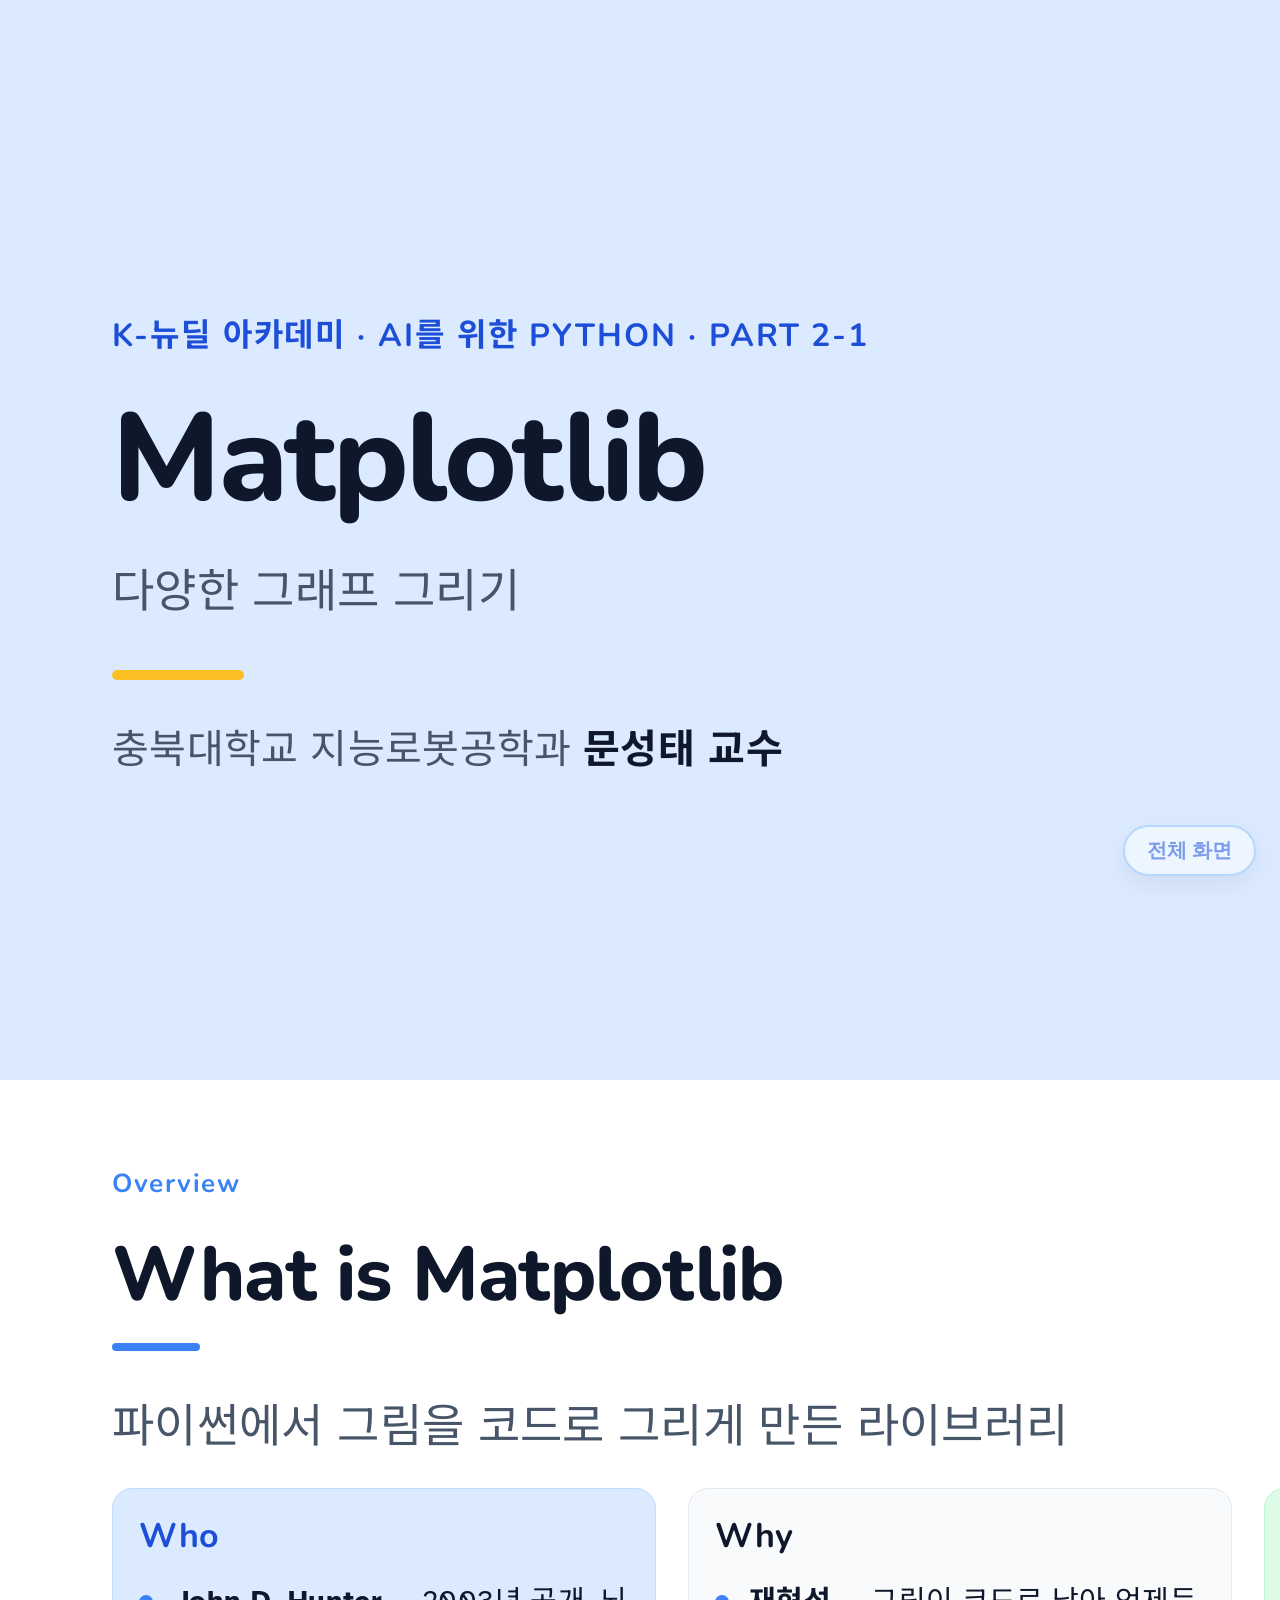
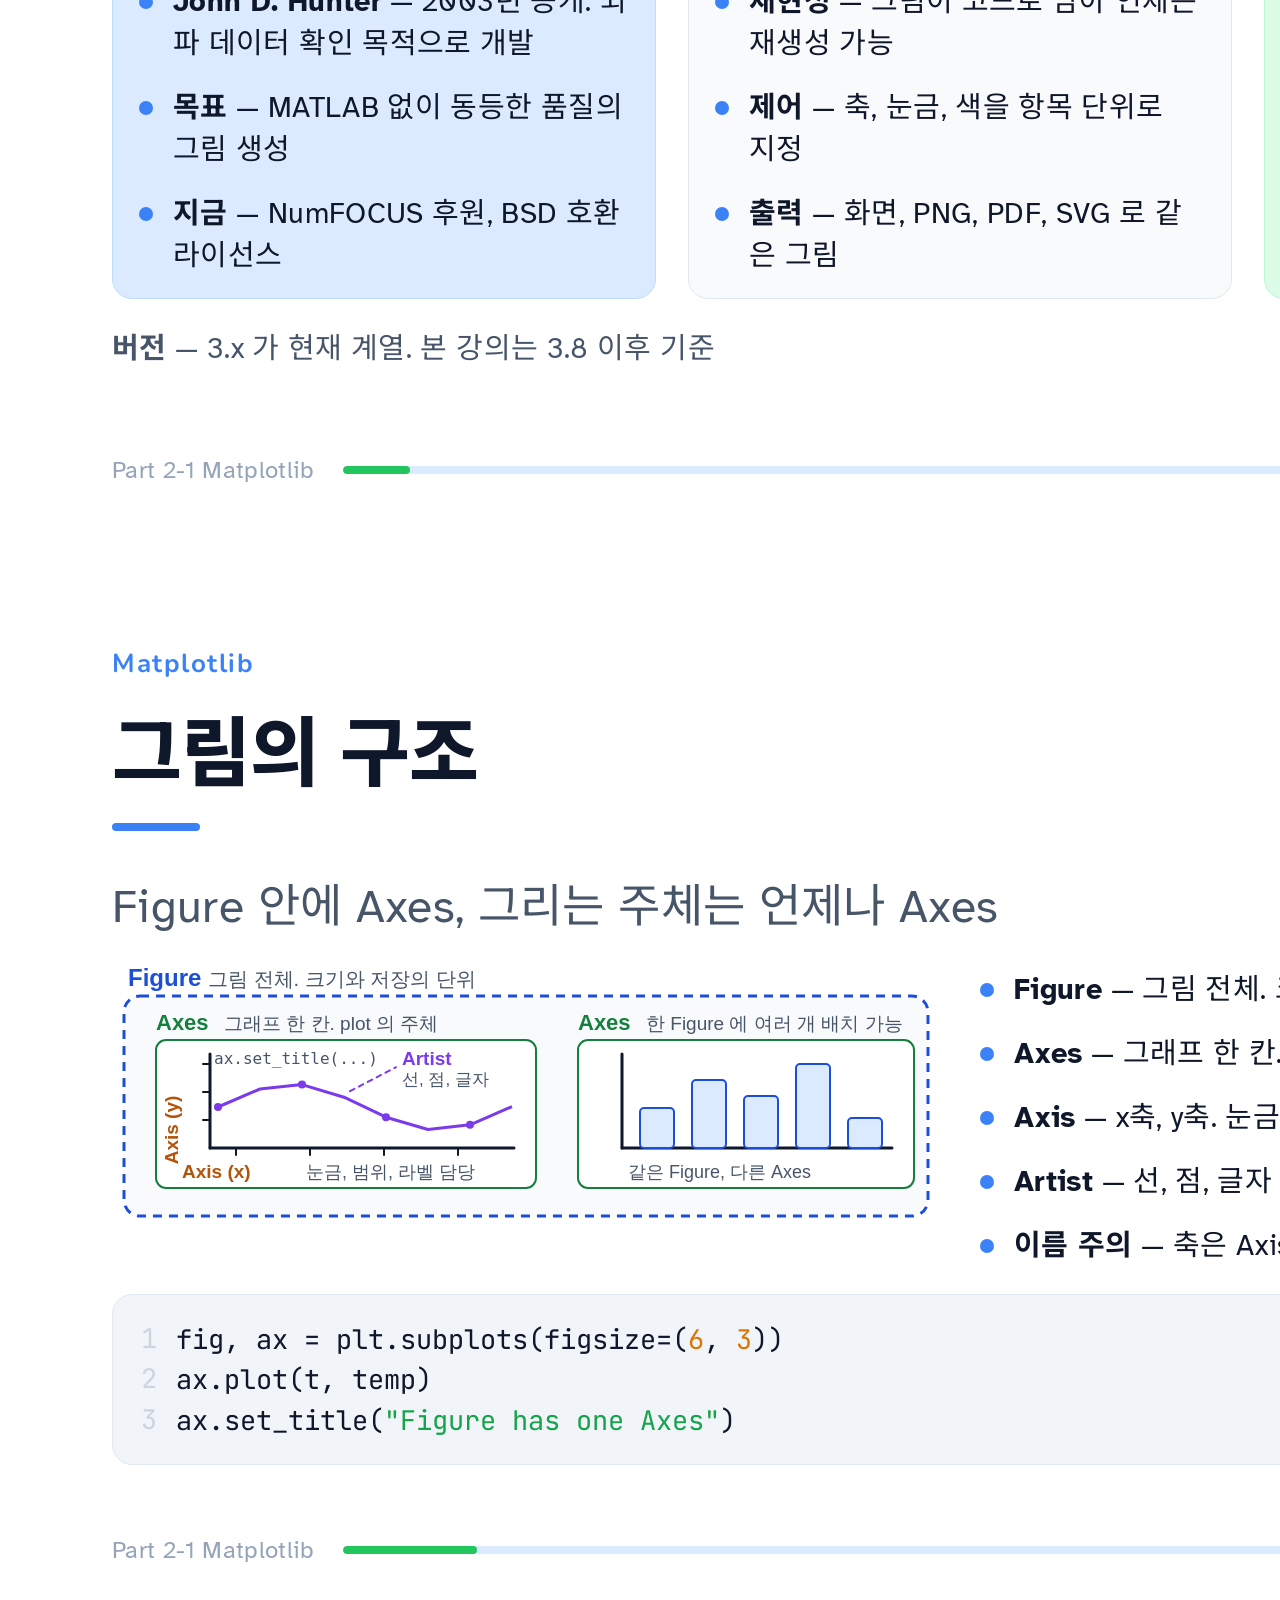
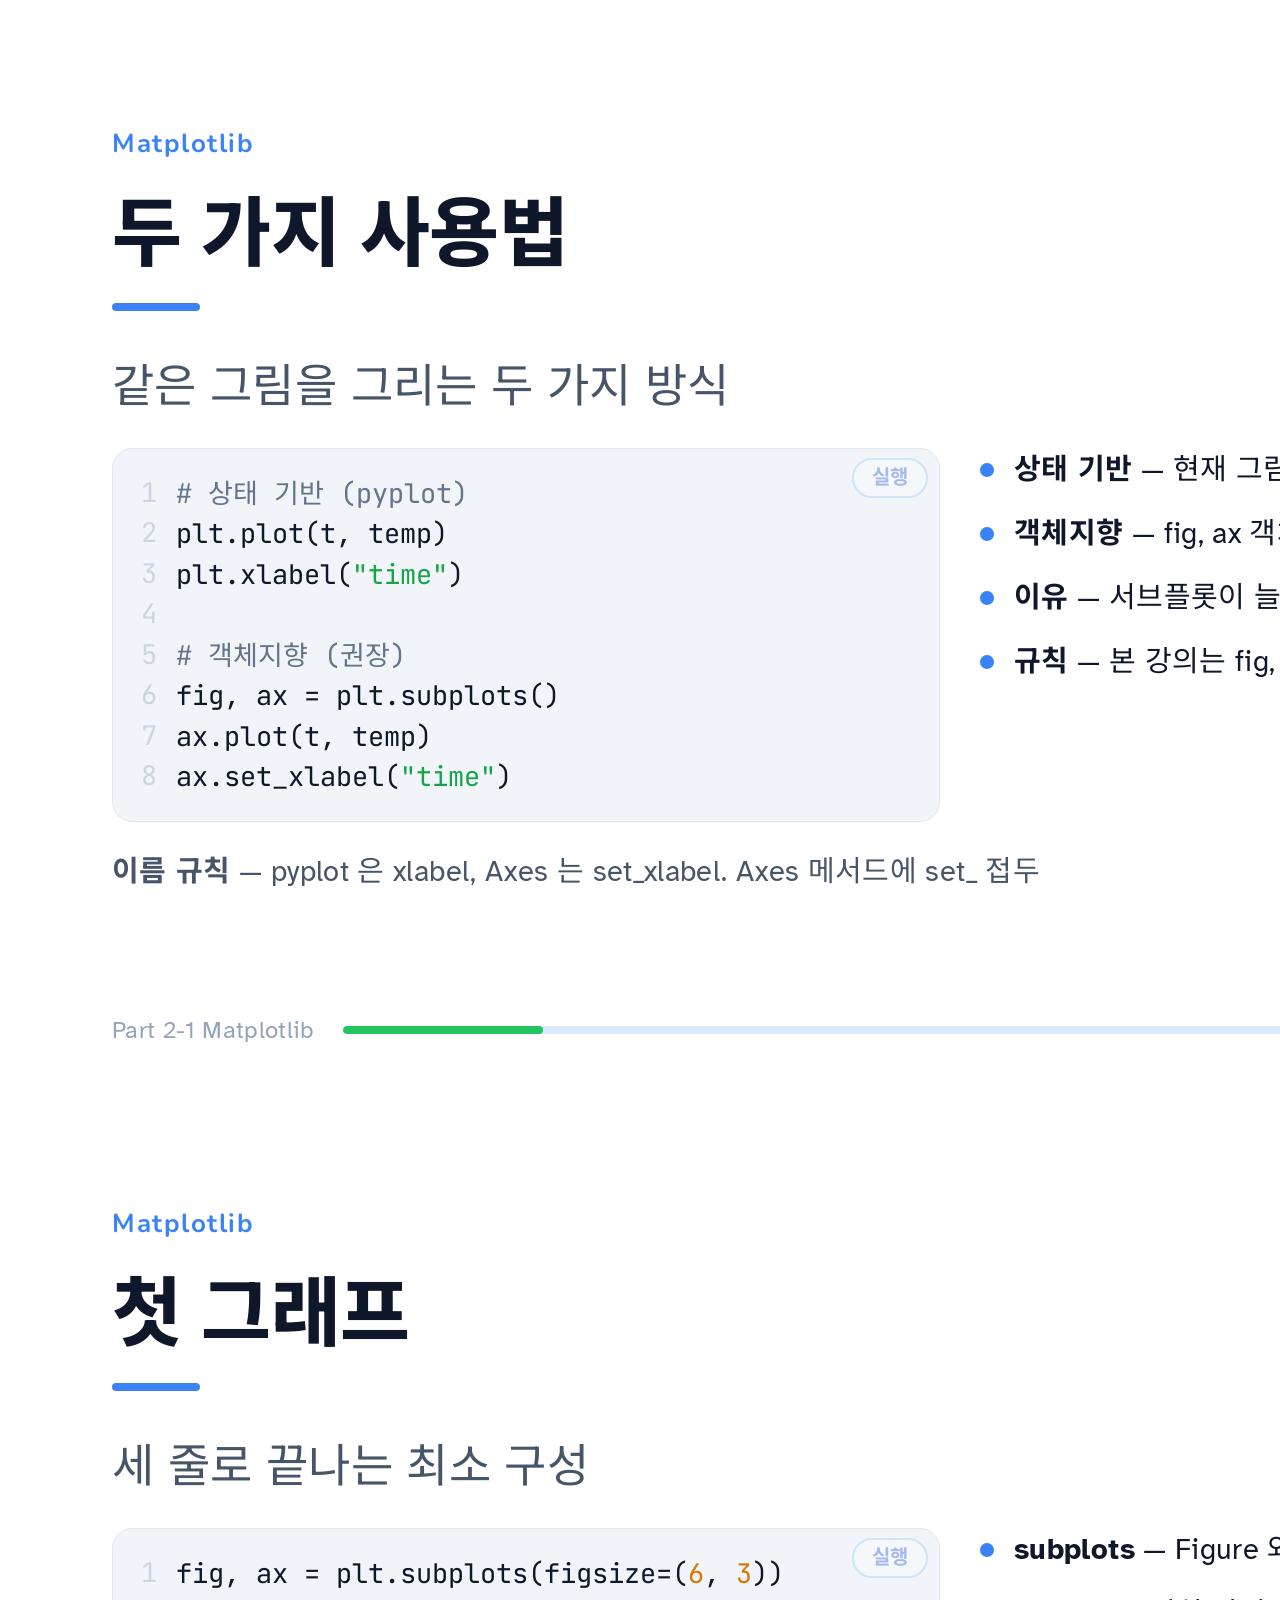
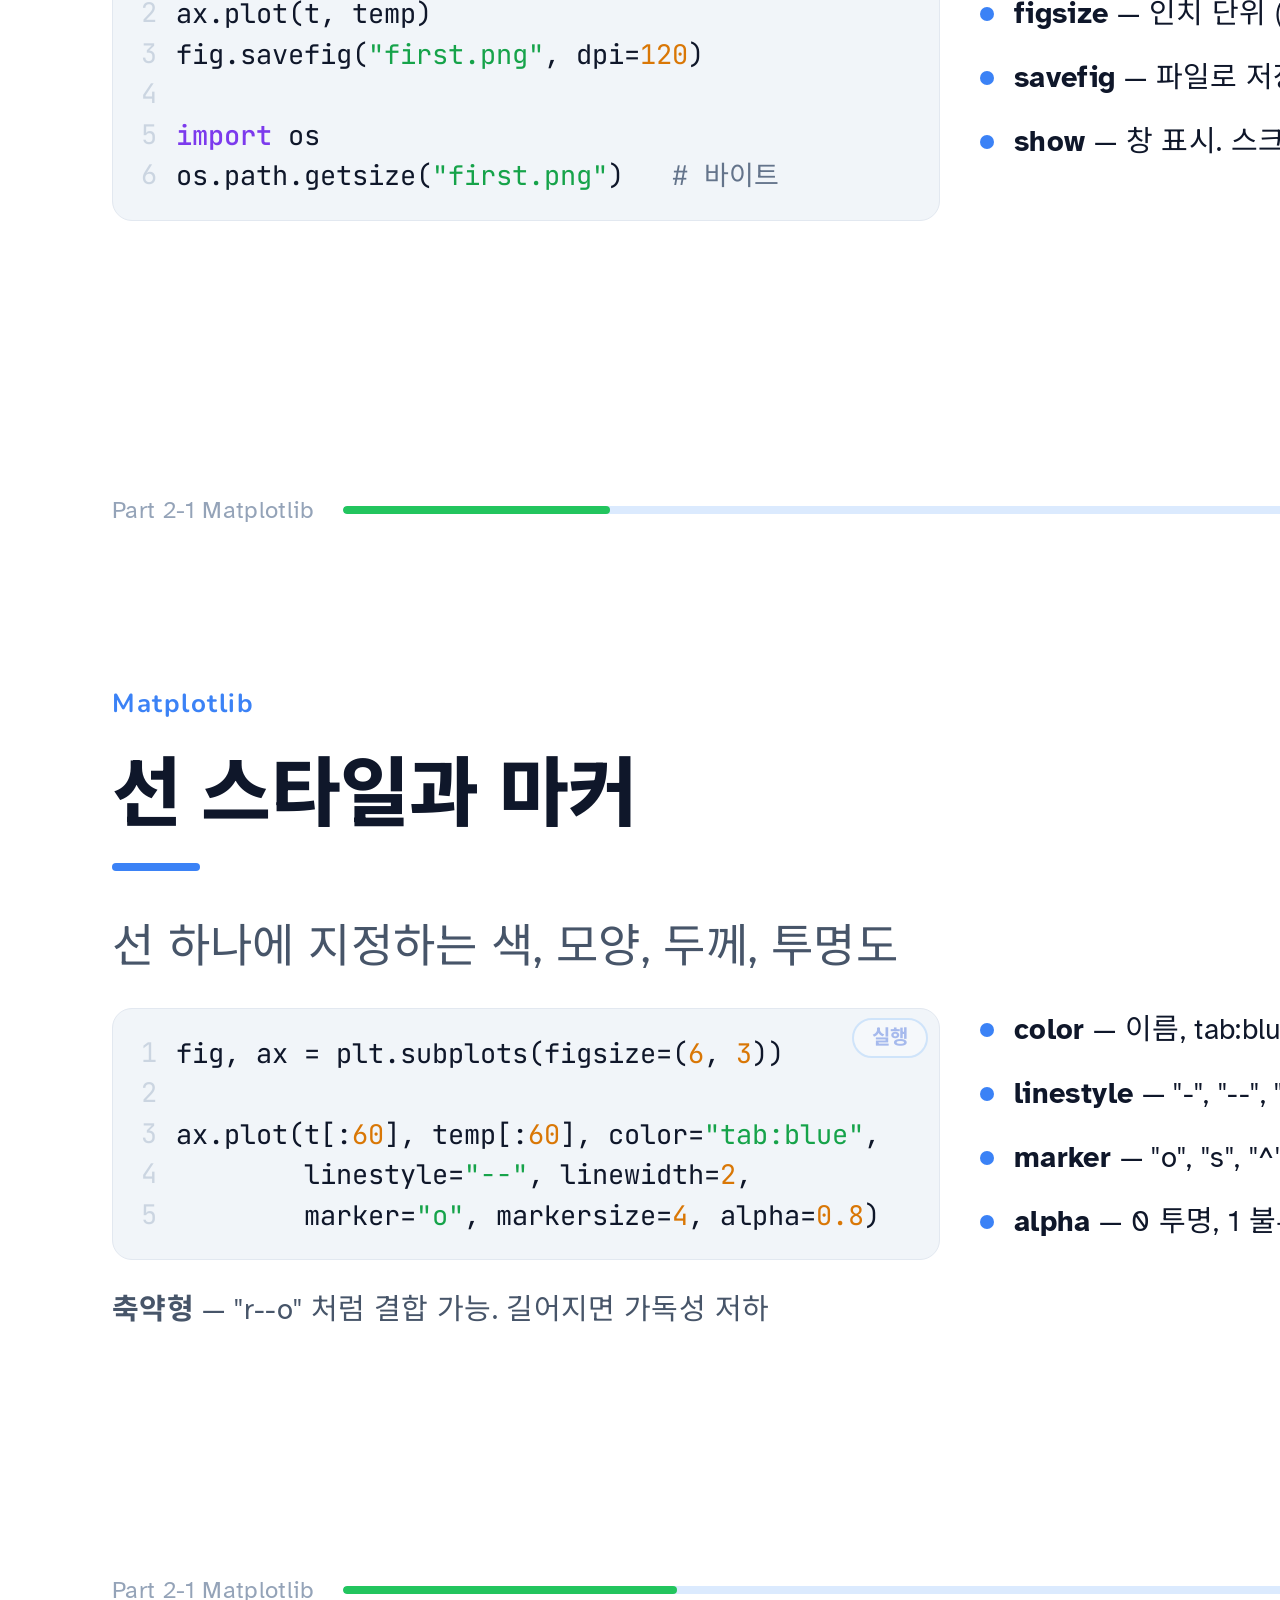
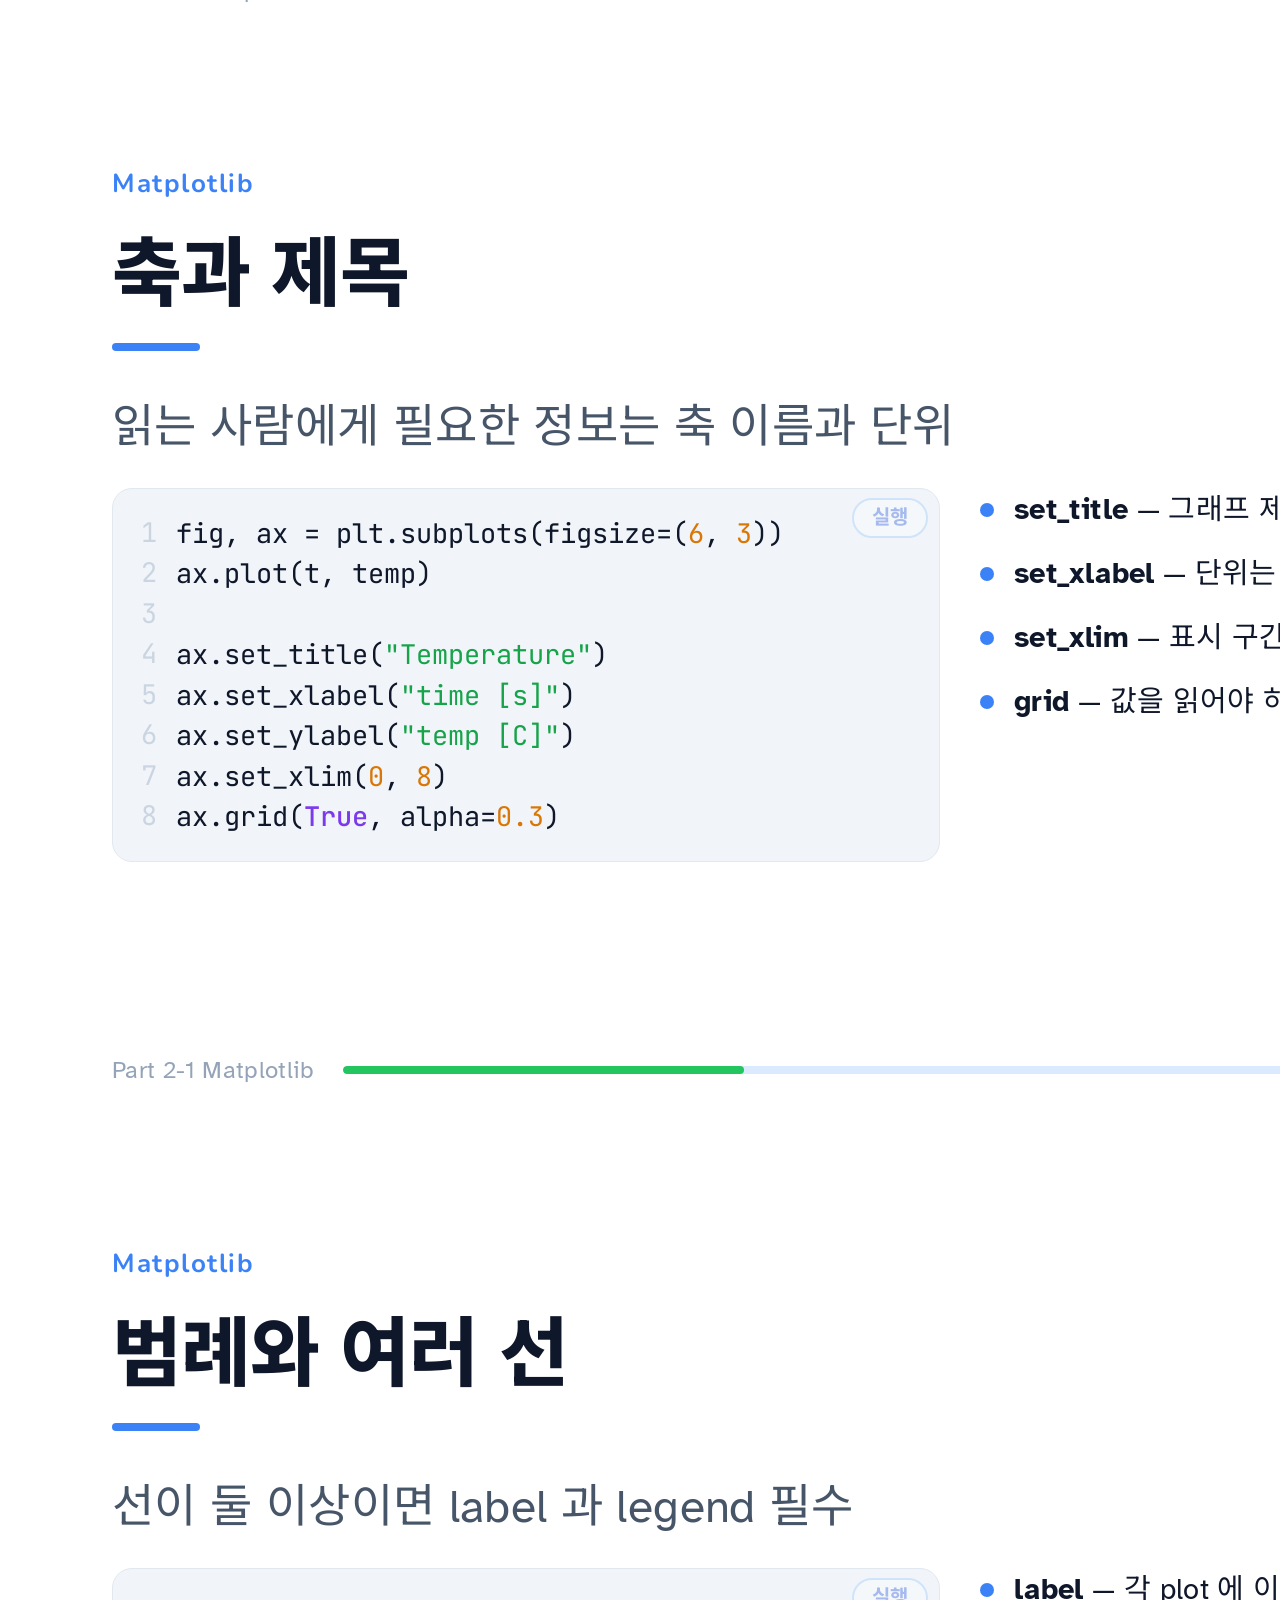
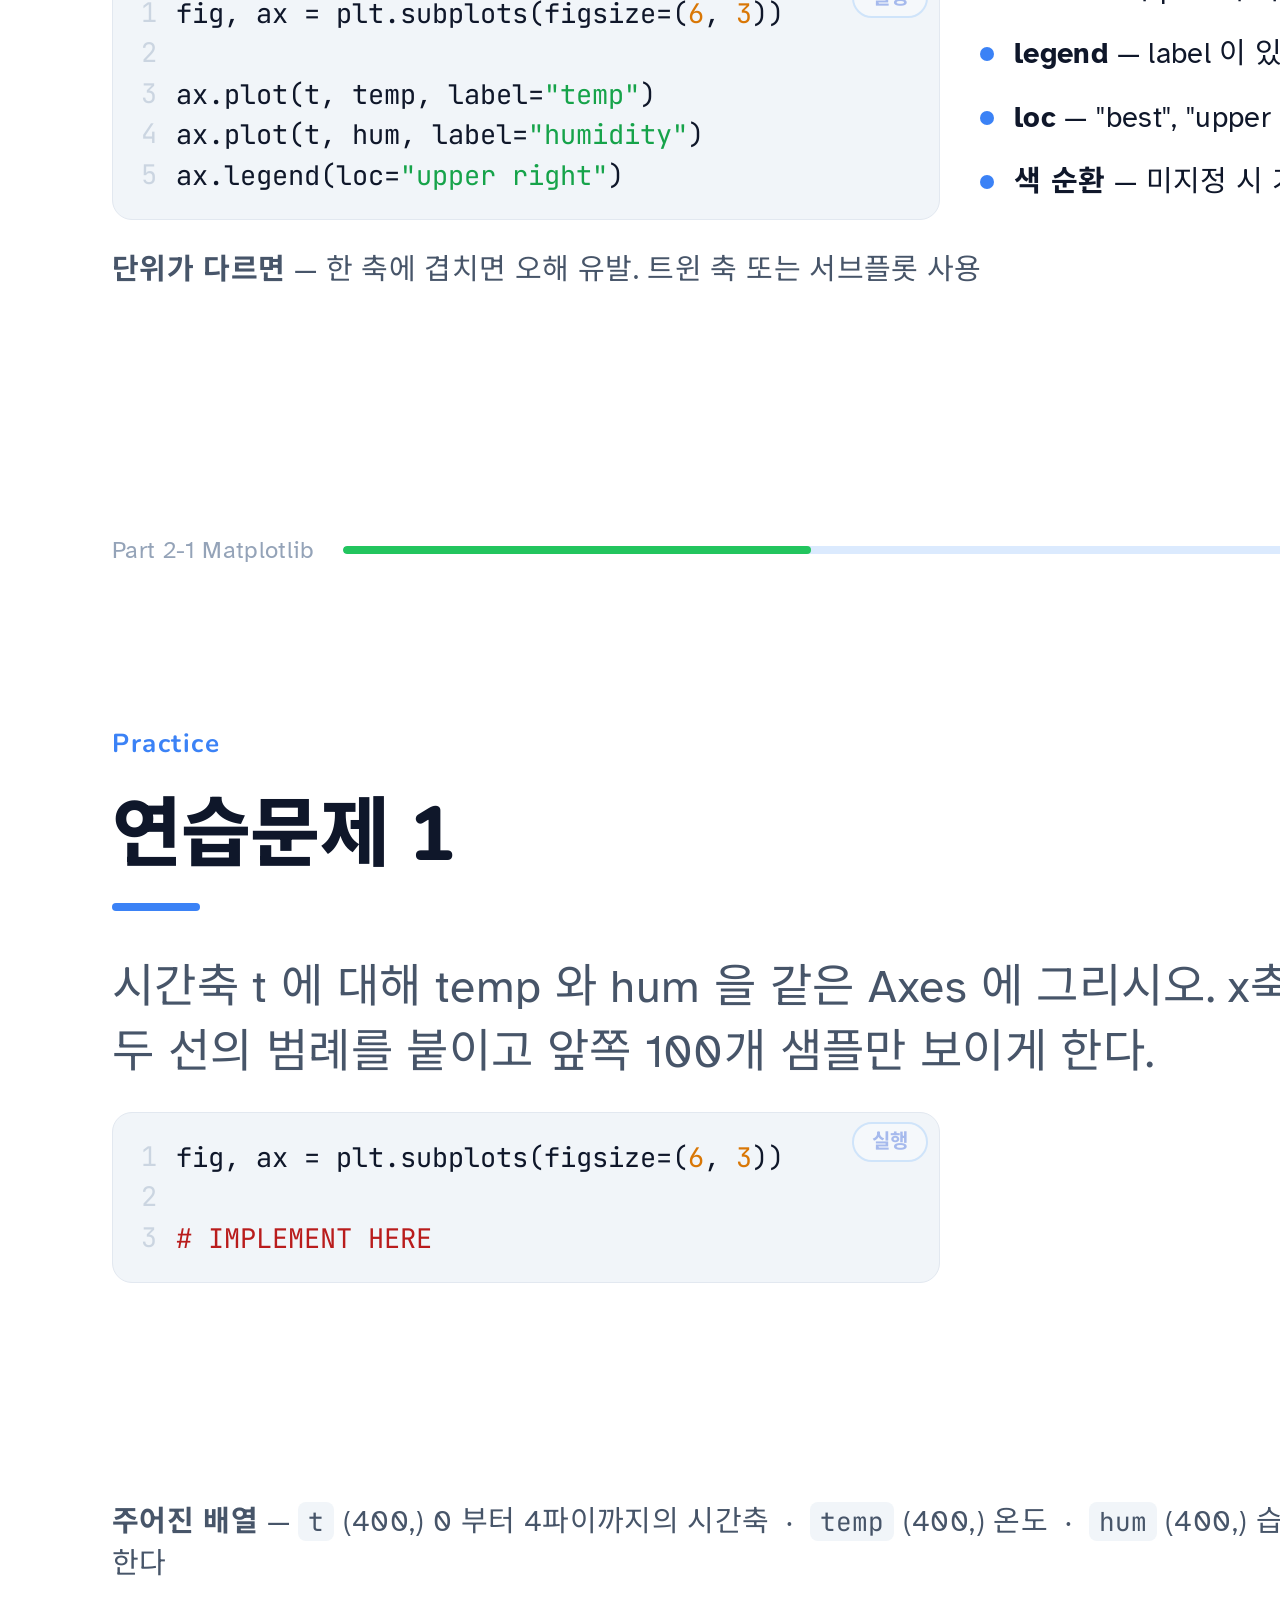
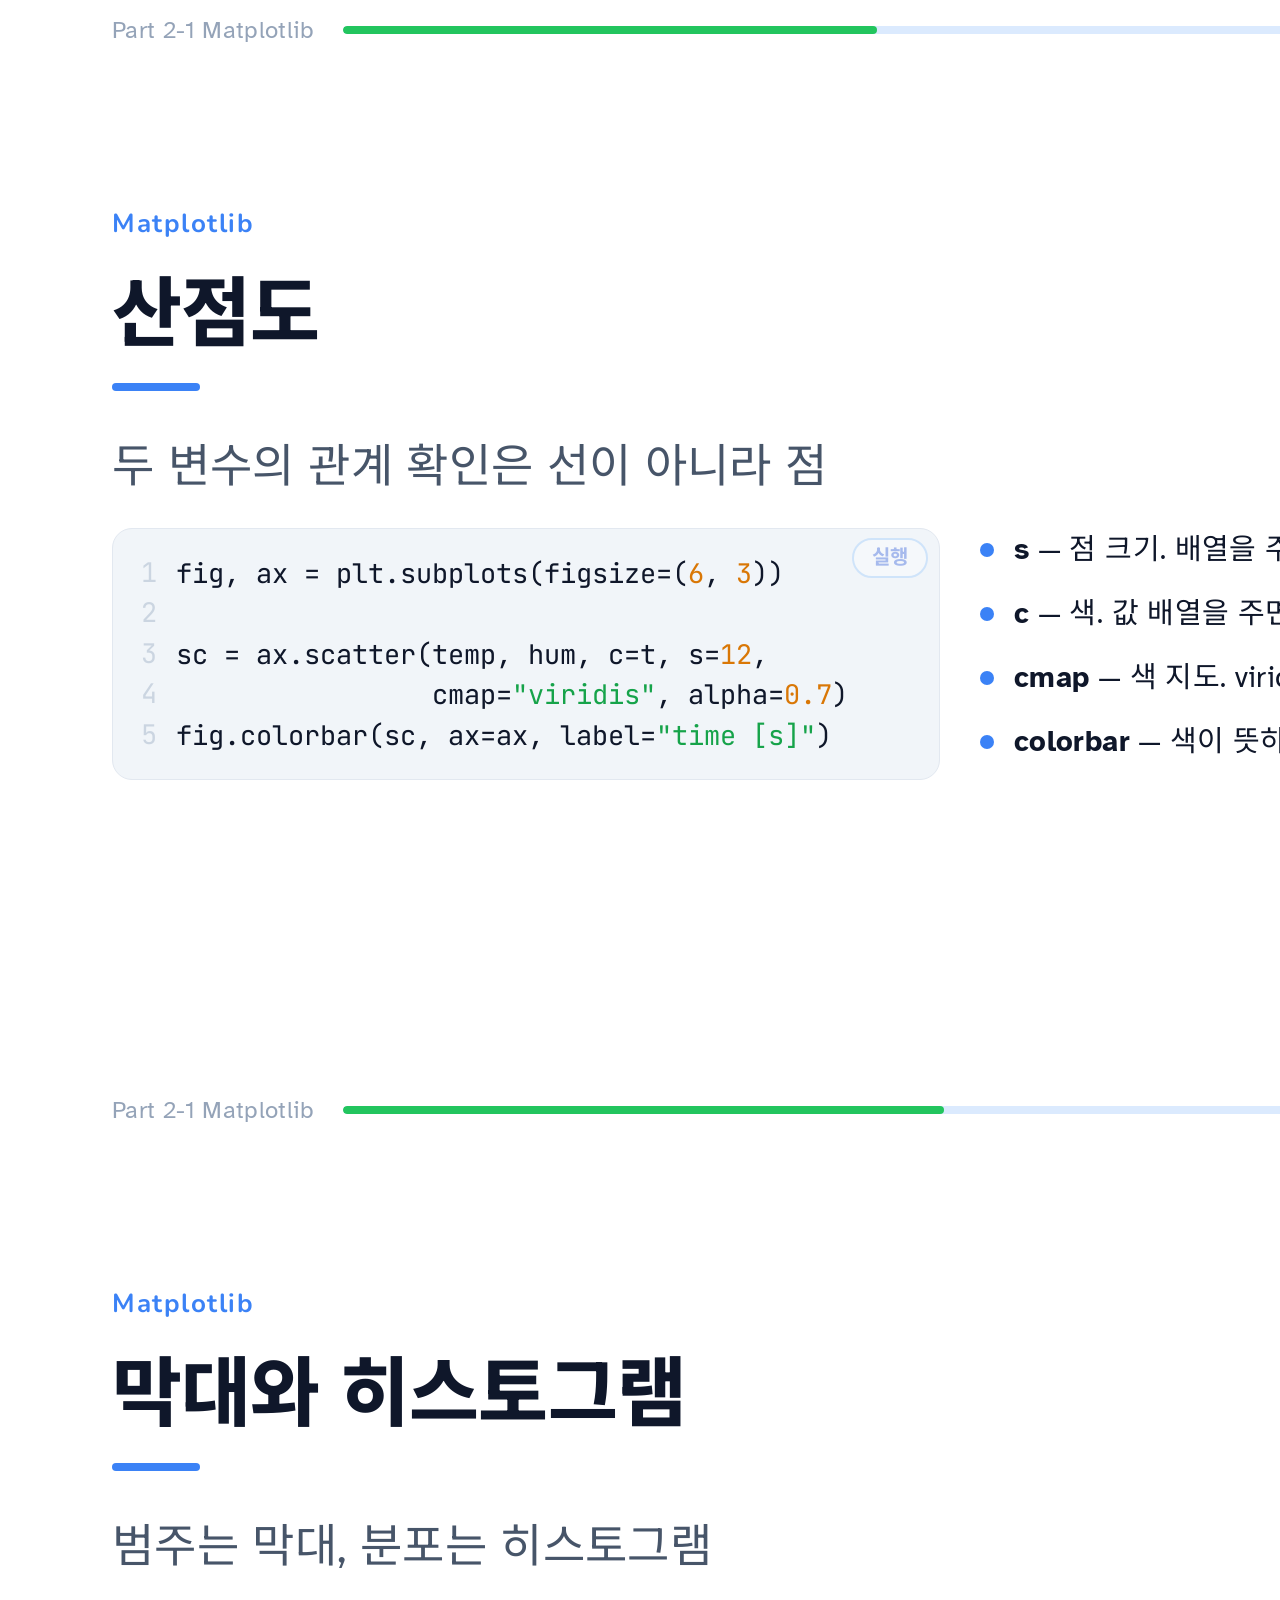
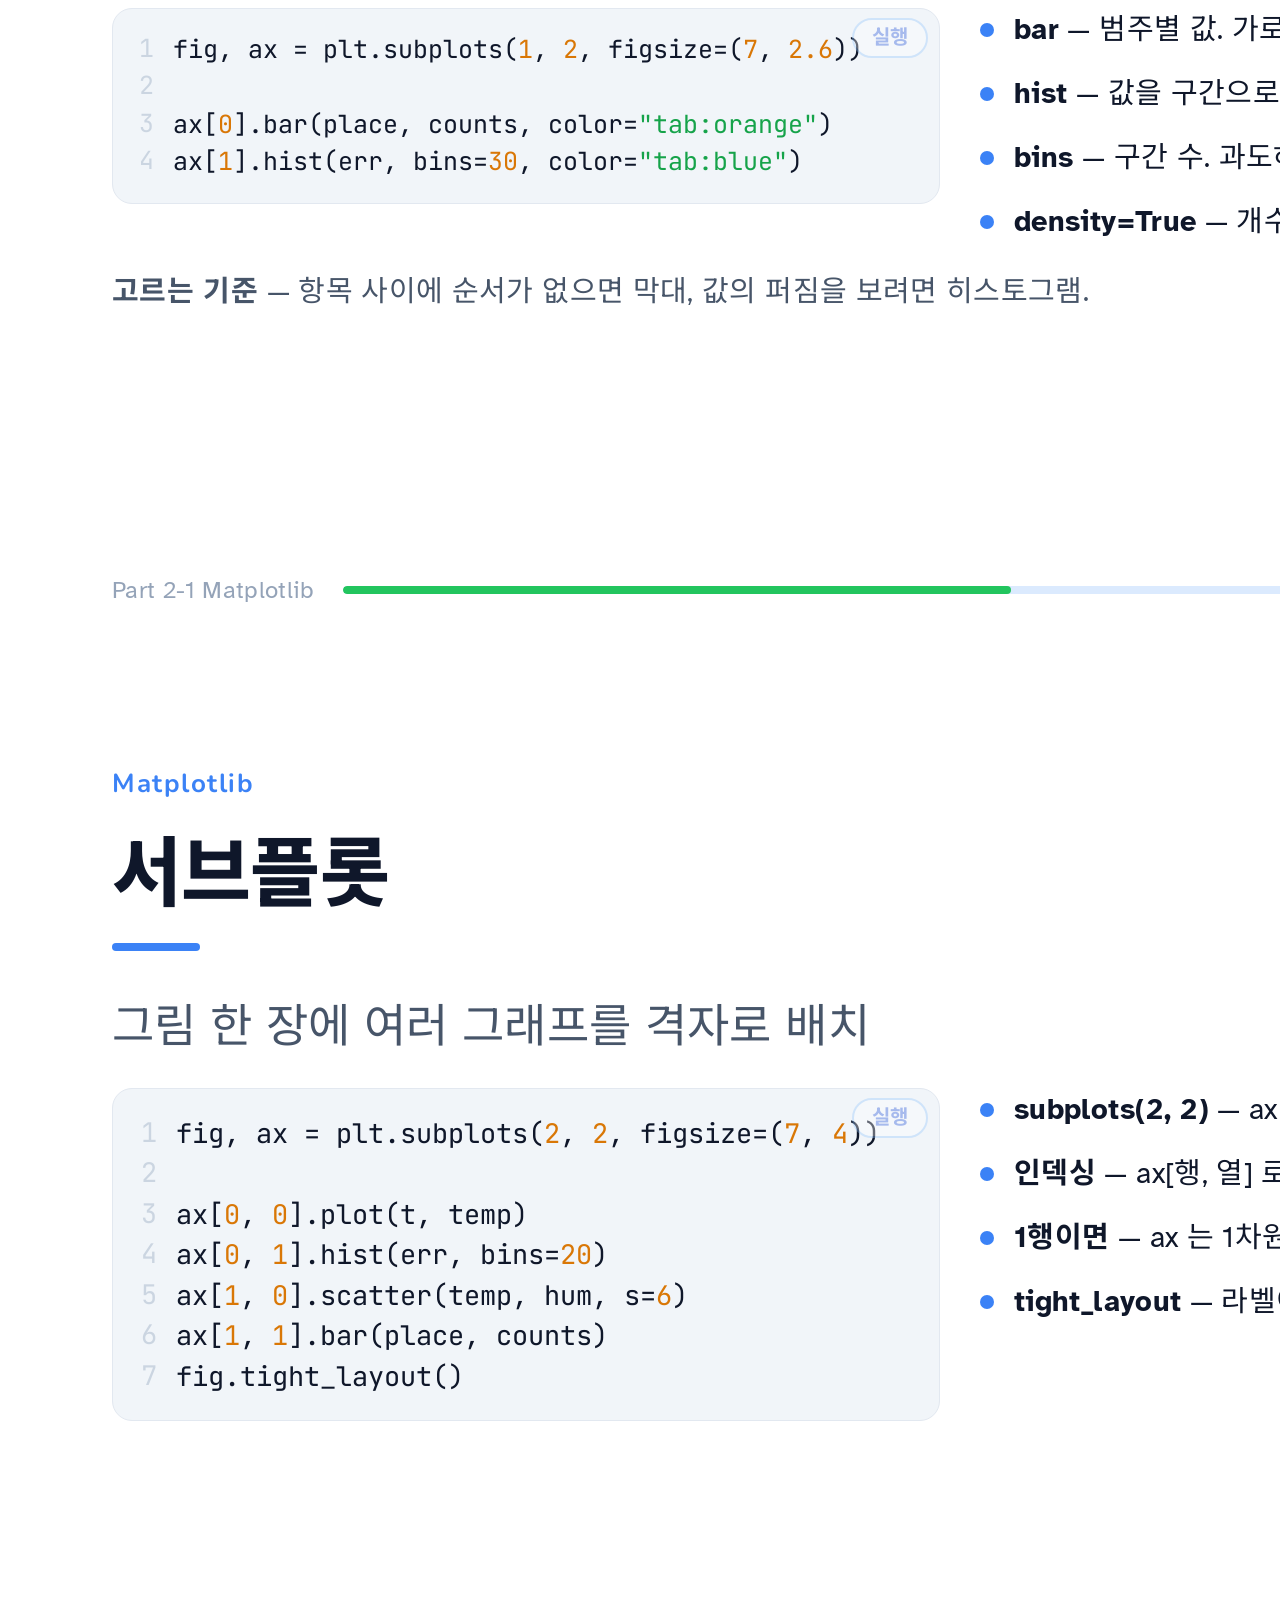
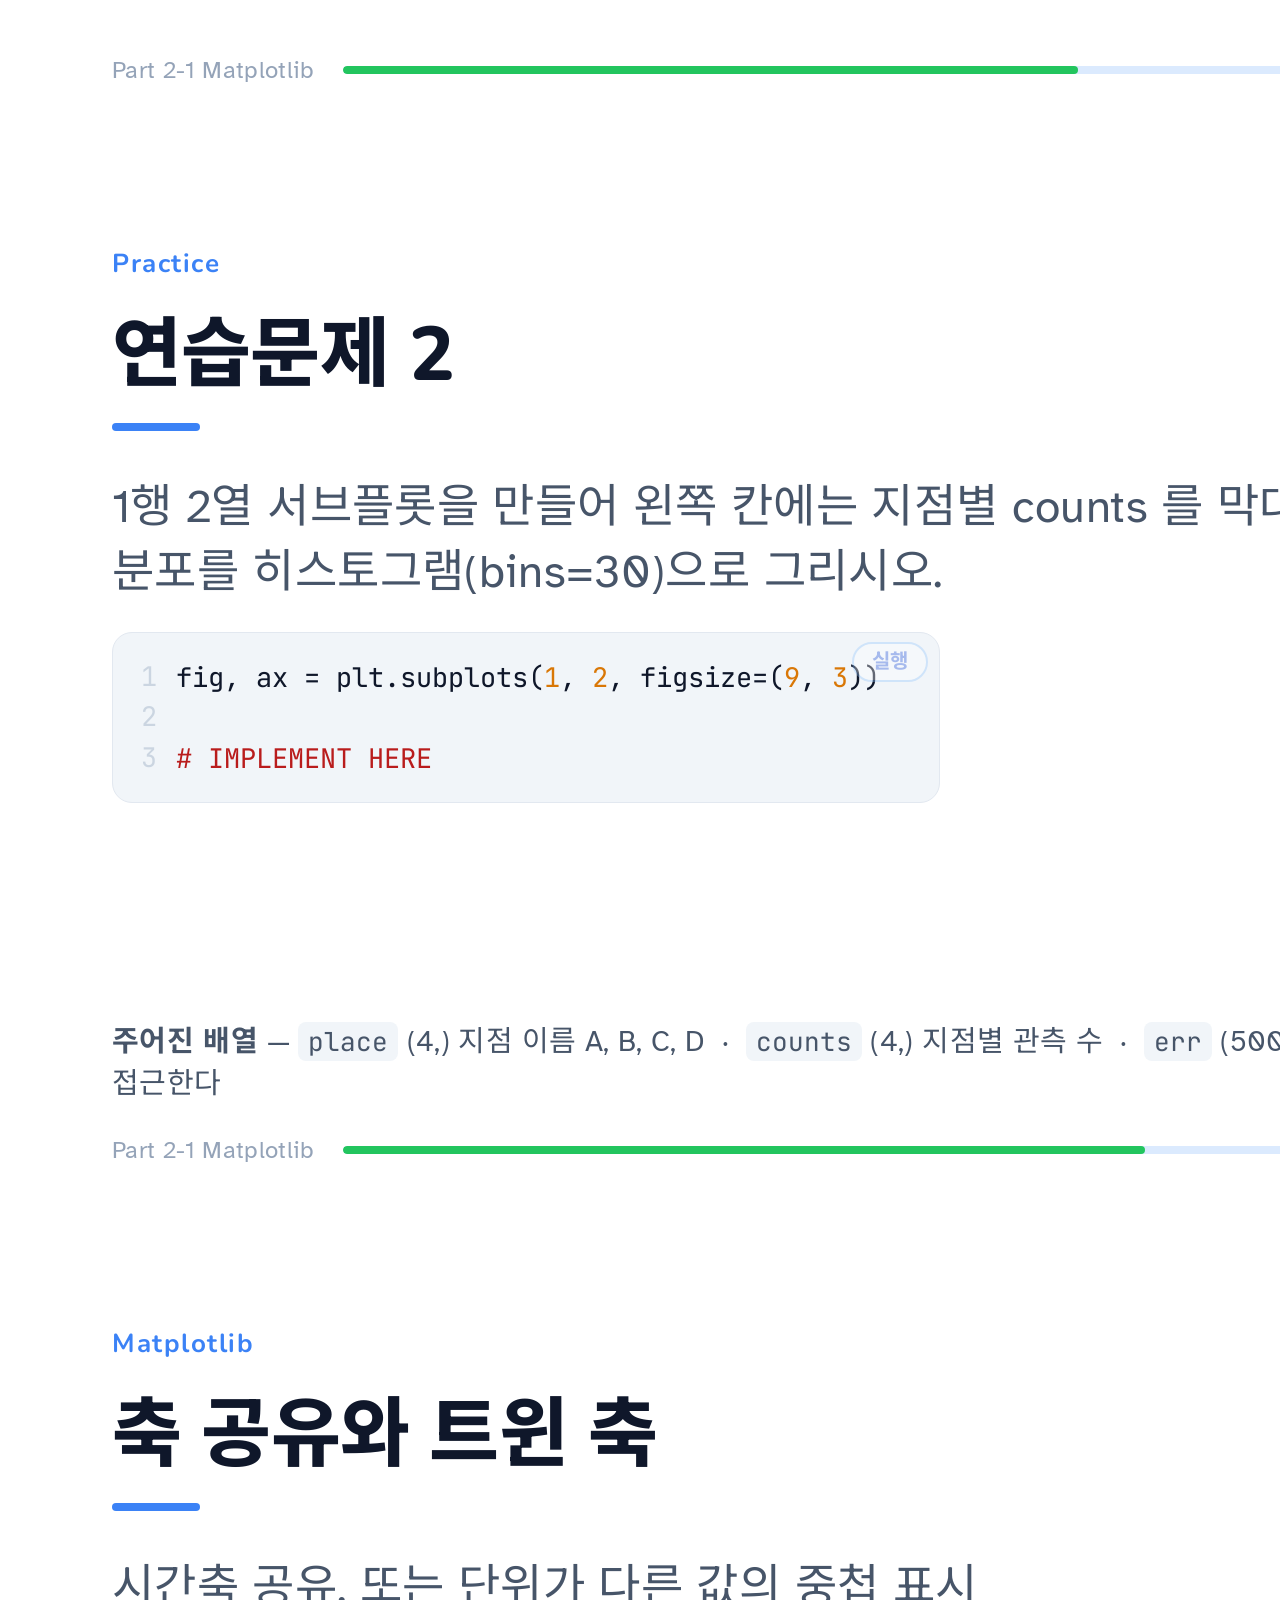
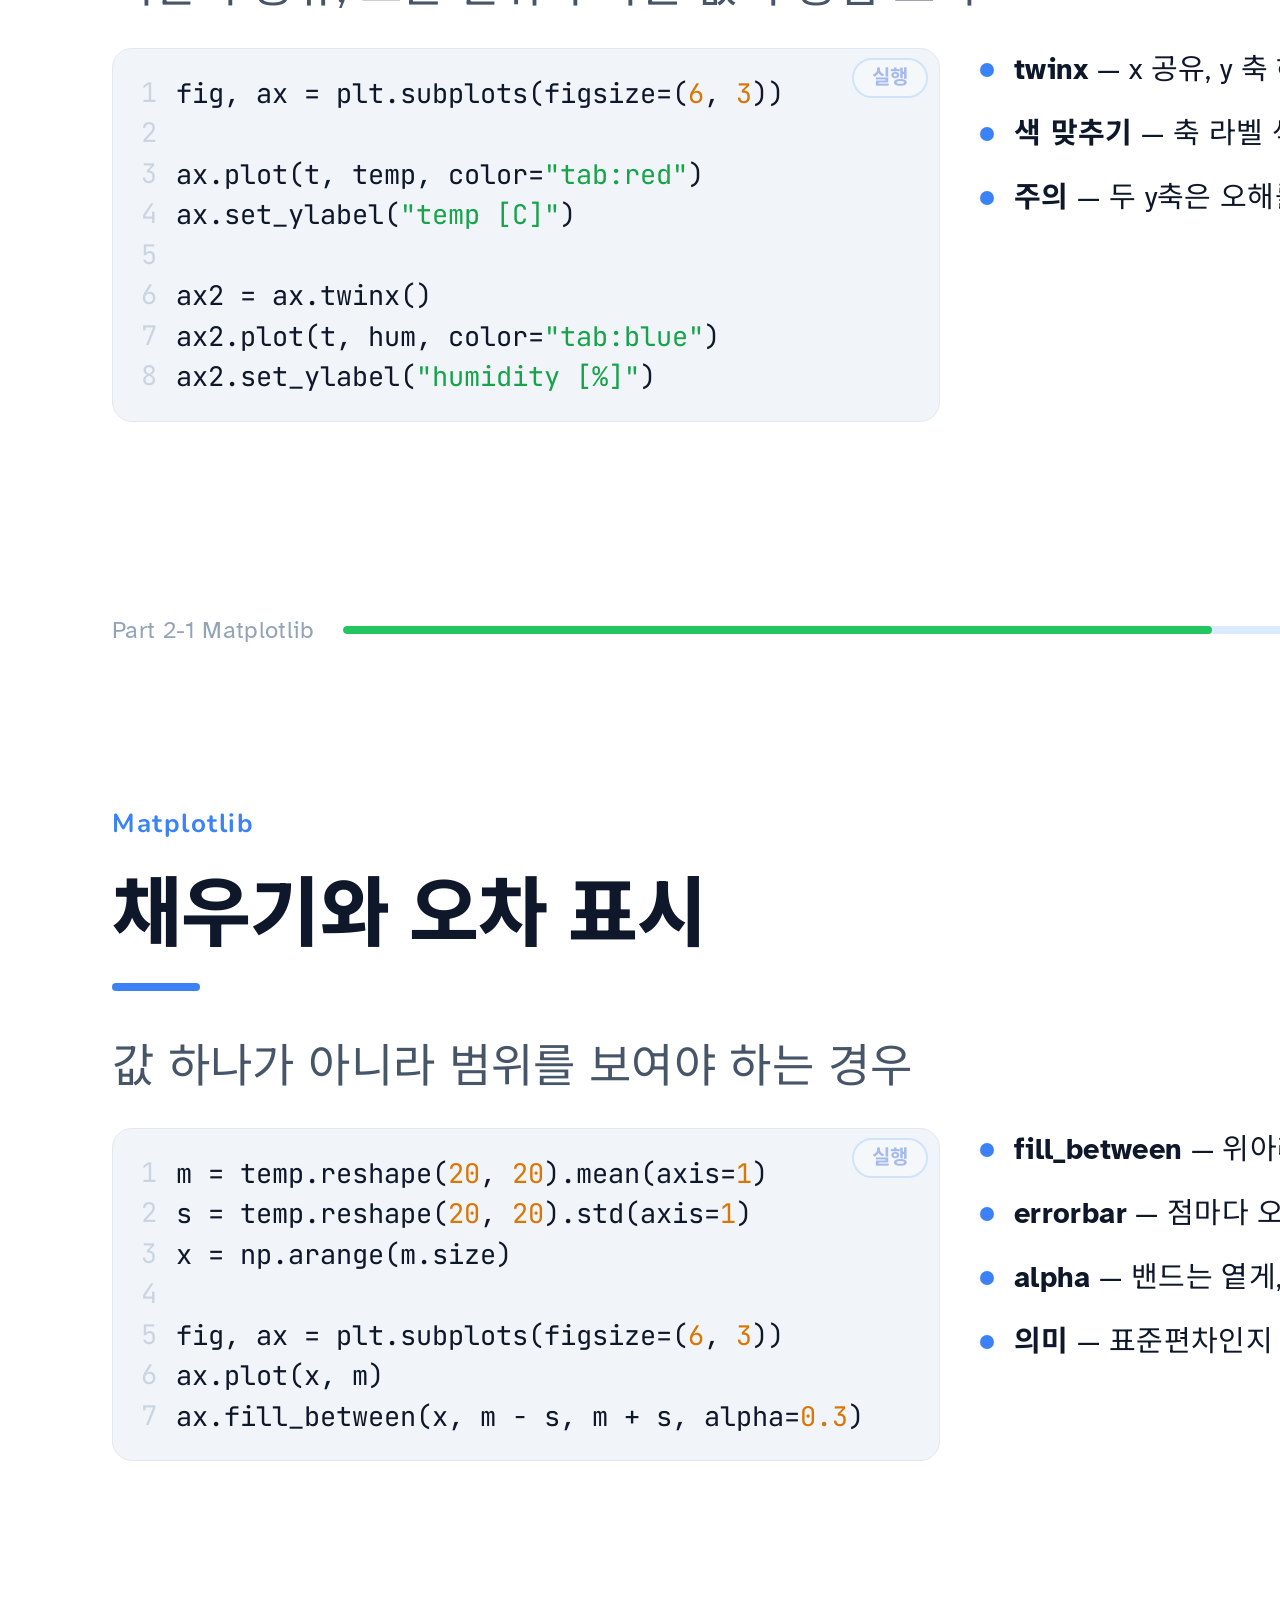
<file: part2-1-matplotlib/index.html>
<!DOCTYPE html>
<html lang="ko"><head>
<meta charset="utf-8">
<meta name="viewport" content="width=device-width, initial-scale=1">
<title>Part 2-1 Matplotlib</title>
<link rel="preconnect" href="https://fonts.googleapis.com">
<link rel="preconnect" href="https://fonts.gstatic.com" crossorigin="crossorigin">
<link href="https://fonts.googleapis.com/css2?family=Nunito:wght@400;600;700;800&amp;family=Atkinson+Hyperlegible:wght@400;700&amp;family=JetBrains+Mono:wght@400;500;700&amp;family=Noto+Sans+KR:wght@400;500;700;900&amp;display=swap" rel="stylesheet">
<link rel="stylesheet" href="./deck.css">
<script defer="" src="./deck.js"></script>
<script type="text/x-deck-preamble">
import numpy as np
import matplotlib
matplotlib.use("agg")
import matplotlib.pyplot as plt

rng = np.random.default_rng(0)

t = np.linspace(0, 4 * np.pi, 400)
temp = 24 + 2.5 * np.sin(t) + rng.normal(0, 0.25, t.size)
hum = 45 - 3.0 * np.sin(t + 0.6) + rng.normal(0, 0.4, t.size)

place = np.array(["A", "B", "C", "D"])
counts = np.array([62, 41, 78, 35])
err = rng.normal(0, 1.0, 500)

gx, gy = np.meshgrid(np.linspace(0, 3, 60), np.linspace(0, 3, 40))
grid = np.sin(gx) + np.cos(gy)
</script>
<style>
@page { size: 1920px 1080px; margin: 0; }
html, body { margin: 0; padding: 0; background: #fff; }
:root { color-scheme: light; }
deck-stage { display: block; }
.slide {
  width: 1920px; height: 1080px; overflow: hidden; box-sizing: border-box;
  break-after: page; page-break-after: always;
}
.slide:last-child { break-after: auto; page-break-after: auto; }
</style>
<link rel="stylesheet" href="cde-layout.css"></head>
<body>
<deck-stage>
        <section class="slide cover" data-label="표지" data-screen-label="표지">
          <img class="cover-logo" src="./cbnu_logo.png" alt="충북대학교">
          <span class="cover-kicker">K-뉴딜 아카데미 · AI를 위한 PYTHON · PART 2-1</span>
          <h1 class="cover-title">Matplotlib</h1>
          <p class="cover-sub">다양한 그래프 그리기</p>
          <div class="cover-rule"></div>
          <p class="cover-by">충북대학교 지능로봇공학과 <b>문성태 교수</b></p>
        </section>

        <section class="slide" data-label="01 Matplotlib 소개" data-screen-label="01 Matplotlib 소개">
          <header class="head"><span class="kicker">Overview</span><span class="folio">01</span></header>
          <h2 class="title">What is Matplotlib</h2>
          <div class="rule"></div>
          <div class="body">
            <p class="lead">파이썬에서 그림을 코드로 그리게 만든 라이브러리</p>
            <div class="cols3">
              <div class="card soft" style="padding:22px 26px">
                <h3 class="card-h sky">Who</h3>
                <ul class="ul">
                  <li><strong>John D. Hunter</strong> — 2003년 공개. 뇌파 데이터 확인 목적으로 개발</li>
                  <li><strong>목표</strong> — MATLAB 없이 동등한 품질의 그림 생성</li>
                  <li><strong>지금</strong> — NumFOCUS 후원, BSD 호환 라이선스</li>
                </ul>
              </div>
              <div class="card" style="padding:22px 26px">
                <h3 class="card-h">Why</h3>
                <ul class="ul">
                  <li><strong>재현성</strong> — 그림이 코드로 남아 언제든 재생성 가능</li>
                  <li><strong>제어</strong> — 축, 눈금, 색을 항목 단위로 지정</li>
                  <li><strong>출력</strong> — 화면, PNG, PDF, SVG 로 같은 그림</li>
                </ul>
              </div>
              <div class="card good" style="padding:22px 26px">
                <h3 class="card-h leaf">Where</h3>
                <ul class="ul">
                  <li><strong>기반</strong> — pandas.plot, seaborn 의 내부 엔진</li>
                  <li><strong>현장</strong> — 논문 그림, 실험 리포트, 센서 로그 확인</li>
                  <li><strong>사례</strong> — 화성 탐사 로버 데이터, 블랙홀 영상 공개 그림</li>
                </ul>
              </div>
            </div>
            <p class="note"><strong>버전</strong> — 3.x 가 현재 계열. 본 강의는 3.8 이후 기준</p>
          </div>
          <footer class="foot"><span class="foot-sec">Part 2-1 Matplotlib</span><div class="bar"><i style="width:5%"></i></div><span class="foot-num">01 / 20</span></footer>
        </section>

        <section class="slide" data-label="02 그림의 구조" data-screen-label="02 그림의 구조">
          <header class="head"><span class="kicker">Matplotlib</span><span class="folio">02</span></header>
          <h2 class="title">그림의 구조</h2>
          <div class="rule"></div>
          <div class="body">
            <p class="lead">Figure 안에 Axes, 그리는 주체는 언제나 Axes</p>
            <div class="cols">
              <figure class="fig plain"><img src="./imgs/mpl-anatomy.svg" alt="Figure, Axes, Axis, Artist 구조" style="max-height:260px"></figure>
              <div class="run-slot">
                <ul class="ul">
                  <li><strong>Figure</strong> — 그림 전체. 크기와 저장의 단위</li>
                  <li><strong>Axes</strong> — 그래프 한 칸. plot 의 주체</li>
                  <li><strong>Axis</strong> — x축, y축. 눈금, 범위, 라벨 담당</li>
                  <li><strong>Artist</strong> — 선, 점, 글자 등 그려지는 모든 것</li>
                  <li><strong>이름 주의</strong> — 축은 Axis, Axes 는 그래프 칸</li>
                </ul>
                <div data-run-out=""></div>
              </div>
            </div>
            <pre data-run="" class="code tight">fig, ax = plt.subplots(figsize=(<span class="no">6</span>, <span class="no">3</span>))
ax.plot(t, temp)
ax.set_title(<span class="s">"Figure has one Axes"</span>)</pre>
          </div>
          <footer class="foot"><span class="foot-sec">Part 2-1 Matplotlib</span><div class="bar"><i style="width:10%"></i></div><span class="foot-num">02 / 20</span></footer>
        </section>

        <section class="slide" data-label="03 두 가지 사용법" data-screen-label="03 두 가지 사용법">
          <header class="head"><span class="kicker">Matplotlib</span><span class="folio">03</span></header>
          <h2 class="title">두 가지 사용법</h2>
          <div class="rule"></div>
          <div class="body">
            <p class="lead">같은 그림을 그리는 두 가지 방식</p>
            <div class="cols">
              <pre data-run="" class="code tight"><span class="c"># 상태 기반 (pyplot)</span>
plt.plot(t, temp)
plt.xlabel(<span class="s">"time"</span>)

<span class="c"># 객체지향 (권장)</span>
fig, ax = plt.subplots()
ax.plot(t, temp)
ax.set_xlabel(<span class="s">"time"</span>)</pre>
              <div class="run-slot">
                <ul class="ul">
                  <li><strong>상태 기반</strong> — 현재 그림에 이어서 그리기. 짧은 확인용</li>
                  <li><strong>객체지향</strong> — fig, ax 객체를 지정해 그리기</li>
                  <li><strong>이유</strong> — 서브플롯이 늘면 상태 기반은 대상 추적 곤란</li>
                  <li><strong>규칙</strong> — 본 강의는 fig, ax 방식 사용</li>
                </ul>
                <div data-run-out=""></div>
              </div>
            </div>
            <p class="note"><strong>이름 규칙</strong> — pyplot 은 xlabel, Axes 는 set_xlabel. Axes 메서드에 set_ 접두</p>
          </div>
          <footer class="foot"><span class="foot-sec">Part 2-1 Matplotlib</span><div class="bar"><i style="width:15%"></i></div><span class="foot-num">03 / 20</span></footer>
        </section>

        <section class="slide" data-label="04 첫 그래프" data-screen-label="04 첫 그래프">
          <header class="head"><span class="kicker">Matplotlib</span><span class="folio">04</span></header>
          <h2 class="title">첫 그래프</h2>
          <div class="rule"></div>
          <div class="body">
            <p class="lead">세 줄로 끝나는 최소 구성</p>
            <div class="cols">
              <pre data-run="" class="code tight">fig, ax = plt.subplots(figsize=(<span class="no">6</span>, <span class="no">3</span>))
ax.plot(t, temp)
fig.savefig(<span class="s">"first.png"</span>, dpi=<span class="no">120</span>)

<span class="k">import</span> os
os.path.getsize(<span class="s">"first.png"</span>)   <span class="c"># 바이트</span></pre>
              <div class="run-slot">
                <ul class="ul">
                  <li><strong>subplots</strong> — Figure 와 Axes 를 동시에 생성</li>
                  <li><strong>figsize</strong> — 인치 단위 (가로, 세로)</li>
                  <li><strong>savefig</strong> — 파일로 저장. 화면 없이 동작</li>
                  <li><strong>show</strong> — 창 표시. 스크립트에서는 마지막에 한 번만</li>
                </ul>
                <div data-run-out=""></div>
              </div>
            </div>
          </div>
          <footer class="foot"><span class="foot-sec">Part 2-1 Matplotlib</span><div class="bar"><i style="width:20%"></i></div><span class="foot-num">04 / 20</span></footer>
        </section>

        <section class="slide" data-label="05 선 스타일과 마커" data-screen-label="05 선 스타일과 마커">
          <header class="head"><span class="kicker">Matplotlib</span><span class="folio">05</span></header>
          <h2 class="title">선 스타일과 마커</h2>
          <div class="rule"></div>
          <div class="body">
            <p class="lead">선 하나에 지정하는 색, 모양, 두께, 투명도</p>
            <div class="cols">
              <pre data-run="" class="code tight">fig, ax = plt.subplots(figsize=(<span class="no">6</span>, <span class="no">3</span>))

ax.plot(t[:<span class="no">60</span>], temp[:<span class="no">60</span>], color=<span class="s">"tab:blue"</span>,
        linestyle=<span class="s">"--"</span>, linewidth=<span class="no">2</span>,
        marker=<span class="s">"o"</span>, markersize=<span class="no">4</span>, alpha=<span class="no">0.8</span>)</pre>
              <div class="run-slot">
                <ul class="ul">
                  <li><strong>color</strong> — 이름, tab:blue, #1f77b4 모두 가능</li>
                  <li><strong>linestyle</strong> — "-", "--", ":", "-."</li>
                  <li><strong>marker</strong> — "o", "s", "^", "x"</li>
                  <li><strong>alpha</strong> — 0 투명, 1 불투명. 겹칠 때 유용</li>
                </ul>
                <div data-run-out=""></div>
              </div>
            </div>
            <p class="note"><strong>축약형</strong> — "r--o" 처럼 결합 가능. 길어지면 가독성 저하</p>
          </div>
          <footer class="foot"><span class="foot-sec">Part 2-1 Matplotlib</span><div class="bar"><i style="width:25%"></i></div><span class="foot-num">05 / 20</span></footer>
        </section>

        <section class="slide" data-label="06 축과 제목" data-screen-label="06 축과 제목">
          <header class="head"><span class="kicker">Matplotlib</span><span class="folio">06</span></header>
          <h2 class="title">축과 제목</h2>
          <div class="rule"></div>
          <div class="body">
            <p class="lead">읽는 사람에게 필요한 정보는 축 이름과 단위</p>
            <div class="cols">
              <pre data-run="" class="code tight">fig, ax = plt.subplots(figsize=(<span class="no">6</span>, <span class="no">3</span>))
ax.plot(t, temp)

ax.set_title(<span class="s">"Temperature"</span>)
ax.set_xlabel(<span class="s">"time [s]"</span>)
ax.set_ylabel(<span class="s">"temp [C]"</span>)
ax.set_xlim(<span class="no">0</span>, <span class="no">8</span>)
ax.grid(<span class="k">True</span>, alpha=<span class="no">0.3</span>)</pre>
              <div class="run-slot">
                <ul class="ul">
                  <li><strong>set_title</strong> — 그래프 제목. 슬라이드 제목과 겹치지 않게</li>
                  <li><strong>set_xlabel</strong> — 단위는 대괄호로 병기</li>
                  <li><strong>set_xlim</strong> — 표시 구간 제한</li>
                  <li><strong>grid</strong> — 값을 읽어야 하는 그림에만 사용</li>
                </ul>
                <div data-run-out=""></div>
              </div>
            </div>
          </div>
          <footer class="foot"><span class="foot-sec">Part 2-1 Matplotlib</span><div class="bar"><i style="width:30%"></i></div><span class="foot-num">06 / 20</span></footer>
        </section>

        <section class="slide" data-label="07 범례와 여러 선" data-screen-label="07 범례와 여러 선">
          <header class="head"><span class="kicker">Matplotlib</span><span class="folio">07</span></header>
          <h2 class="title">범례와 여러 선</h2>
          <div class="rule"></div>
          <div class="body">
            <p class="lead">선이 둘 이상이면 label 과 legend 필수</p>
            <div class="cols">
              <pre data-run="" class="code tight">fig, ax = plt.subplots(figsize=(<span class="no">6</span>, <span class="no">3</span>))

ax.plot(t, temp, label=<span class="s">"temp"</span>)
ax.plot(t, hum, label=<span class="s">"humidity"</span>)
ax.legend(loc=<span class="s">"upper right"</span>)</pre>
              <div class="run-slot">
                <ul class="ul">
                  <li><strong>label</strong> — 각 plot 에 이름 부여</li>
                  <li><strong>legend</strong> — label 이 있는 것만 모아 표시</li>
                  <li><strong>loc</strong> — "best", "upper left" 등으로 위치 지정</li>
                  <li><strong>색 순환</strong> — 미지정 시 기본 색이 순서대로 배정</li>
                </ul>
                <div data-run-out=""></div>
              </div>
            </div>
            <p class="note"><strong>단위가 다르면</strong> — 한 축에 겹치면 오해 유발. 트윈 축 또는 서브플롯 사용</p>
          </div>
          <footer class="foot"><span class="foot-sec">Part 2-1 Matplotlib</span><div class="bar"><i style="width:35%"></i></div><span class="foot-num">07 / 20</span></footer>
        </section>

        <section class="slide" data-label="08 연습문제 1" data-screen-label="08 연습문제 1">
          <header class="head"><span class="kicker">Practice</span><span class="folio">08</span></header>
          <h2 class="title">연습문제 1</h2>
          <div class="rule"></div>
          <div class="body">
            <p class="lead">시간축 t 에 대해 temp 와 hum 을 같은 Axes 에 그리시오. x축 이름 <code>t</code>, y축 이름 <code>value</code>, 두 선의 범례를 붙이고 앞쪽 100개 샘플만 보이게 한다.</p>
            <div class="cols">
              <pre data-run="" class="code tight">fig, ax = plt.subplots(figsize=(<span class="no">6</span>, <span class="no">3</span>))

<span class="err"># IMPLEMENT HERE</span></pre>
              <div class="run-slot" style="min-height:360px"><div data-run-out=""></div></div>
            </div>
            <p class="note"><strong>주어진 배열</strong> — <code>t</code> (400,) 0 부터 4파이까지의 시간축 &nbsp;·&nbsp; <code>temp</code> (400,) 온도 &nbsp;·&nbsp; <code>hum</code> (400,) 습도. 셋 다 같은 길이, 같은 인덱스로 대응한다</p>
          </div>
          <footer class="foot"><span class="foot-sec">Part 2-1 Matplotlib</span><div class="bar"><i style="width:40%"></i></div><span class="foot-num">08 / 20</span></footer>
        </section>

        <section class="slide" data-label="09 산점도" data-screen-label="09 산점도">
          <header class="head"><span class="kicker">Matplotlib</span><span class="folio">09</span></header>
          <h2 class="title">산점도</h2>
          <div class="rule"></div>
          <div class="body">
            <p class="lead">두 변수의 관계 확인은 선이 아니라 점</p>
            <div class="cols">
              <pre data-run="" class="code tight">fig, ax = plt.subplots(figsize=(<span class="no">6</span>, <span class="no">3</span>))

sc = ax.scatter(temp, hum, c=t, s=<span class="no">12</span>,
                cmap=<span class="s">"viridis"</span>, alpha=<span class="no">0.7</span>)
fig.colorbar(sc, ax=ax, label=<span class="s">"time [s]"</span>)</pre>
              <div class="run-slot">
                <ul class="ul">
                  <li><strong>s</strong> — 점 크기. 배열을 주면 점마다 다르게</li>
                  <li><strong>c</strong> — 색. 값 배열을 주면 세 번째 변수를 표현</li>
                  <li><strong>cmap</strong> — 색 지도. viridis 는 흑백 인쇄에도 안전</li>
                  <li><strong>colorbar</strong> — 색이 뜻하는 값의 눈금</li>
                </ul>
                <div data-run-out=""></div>
              </div>
            </div>
          </div>
          <footer class="foot"><span class="foot-sec">Part 2-1 Matplotlib</span><div class="bar"><i style="width:45%"></i></div><span class="foot-num">09 / 20</span></footer>
        </section>

        <section class="slide" data-label="10 막대와 히스토그램" data-screen-label="10 막대와 히스토그램">
          <header class="head"><span class="kicker">Matplotlib</span><span class="folio">10</span></header>
          <h2 class="title">막대와 히스토그램</h2>
          <div class="rule"></div>
          <div class="body">
            <p class="lead">범주는 막대, 분포는 히스토그램</p>
            <div class="cols">
              <pre data-run="" class="code xs">fig, ax = plt.subplots(<span class="no">1</span>, <span class="no">2</span>, figsize=(<span class="no">7</span>, <span class="no">2.6</span>))

ax[<span class="no">0</span>].bar(place, counts, color=<span class="s">"tab:orange"</span>)
ax[<span class="no">1</span>].hist(err, bins=<span class="no">30</span>, color=<span class="s">"tab:blue"</span>)</pre>
              <div class="run-slot">
                <ul class="ul">
                  <li><strong>bar</strong> — 범주별 값. 가로 막대는 barh</li>
                  <li><strong>hist</strong> — 값을 구간으로 세어 분포 확인</li>
                  <li><strong>bins</strong> — 구간 수. 과도하면 계단이 잘게 쪼개짐</li>
                  <li><strong>density=True</strong> — 개수 대신 비율로 정규화</li>
                </ul>
                <div data-run-out=""></div>
              </div>
            </div>
            <p class="note"><strong>고르는 기준</strong> — 항목 사이에 순서가 없으면 막대, 값의 퍼짐을 보려면 히스토그램.</p>
          </div>
          <footer class="foot"><span class="foot-sec">Part 2-1 Matplotlib</span><div class="bar"><i style="width:50%"></i></div><span class="foot-num">10 / 20</span></footer>
        </section>

        <section class="slide" data-label="11 서브플롯" data-screen-label="11 서브플롯">
          <header class="head"><span class="kicker">Matplotlib</span><span class="folio">11</span></header>
          <h2 class="title">서브플롯</h2>
          <div class="rule"></div>
          <div class="body">
            <p class="lead">그림 한 장에 여러 그래프를 격자로 배치</p>
            <div class="cols">
              <pre data-run="" class="code tight">fig, ax = plt.subplots(<span class="no">2</span>, <span class="no">2</span>, figsize=(<span class="no">7</span>, <span class="no">4</span>))

ax[<span class="no">0</span>, <span class="no">0</span>].plot(t, temp)
ax[<span class="no">0</span>, <span class="no">1</span>].hist(err, bins=<span class="no">20</span>)
ax[<span class="no">1</span>, <span class="no">0</span>].scatter(temp, hum, s=<span class="no">6</span>)
ax[<span class="no">1</span>, <span class="no">1</span>].bar(place, counts)
fig.tight_layout()</pre>
              <div class="run-slot">
                <ul class="ul">
                  <li><strong>subplots(2, 2)</strong> — ax 는 2차원 배열</li>
                  <li><strong>인덱싱</strong> — ax[행, 열] 로 각 칸 선택</li>
                  <li><strong>1행이면</strong> — ax 는 1차원. ax[0], ax[1]</li>
                  <li><strong>tight_layout</strong> — 라벨이 겹치지 않게 간격 조정</li>
                </ul>
                <div data-run-out=""></div>
              </div>
            </div>
          </div>
          <footer class="foot"><span class="foot-sec">Part 2-1 Matplotlib</span><div class="bar"><i style="width:55%"></i></div><span class="foot-num">11 / 20</span></footer>
        </section>

        <section class="slide" data-label="12 연습문제 2" data-screen-label="12 연습문제 2">
          <header class="head"><span class="kicker">Practice</span><span class="folio">12</span></header>
          <h2 class="title">연습문제 2</h2>
          <div class="rule"></div>
          <div class="body">
            <p class="lead">1행 2열 서브플롯을 만들어 왼쪽 칸에는 지점별 counts 를 막대로, 오른쪽 칸에는 err 의 분포를 히스토그램(bins=30)으로 그리시오.</p>
            <div class="cols">
              <pre data-run="" class="code tight">fig, ax = plt.subplots(<span class="no">1</span>, <span class="no">2</span>, figsize=(<span class="no">9</span>, <span class="no">3</span>))

<span class="err"># IMPLEMENT HERE</span></pre>
              <div class="run-slot" style="min-height:360px"><div data-run-out=""></div></div>
            </div>
            <p class="note"><strong>주어진 배열</strong> — <code>place</code> (4,) 지점 이름 A, B, C, D &nbsp;·&nbsp; <code>counts</code> (4,) 지점별 관측 수 &nbsp;·&nbsp; <code>err</code> (500,) 오차 표본. 두 칸은 <code>ax[0]</code>, <code>ax[1]</code> 로 접근한다</p>
          </div>
          <footer class="foot"><span class="foot-sec">Part 2-1 Matplotlib</span><div class="bar"><i style="width:60%"></i></div><span class="foot-num">12 / 20</span></footer>
        </section>

        <section class="slide" data-label="13 축 공유와 트윈 축" data-screen-label="13 축 공유와 트윈 축">
          <header class="head"><span class="kicker">Matplotlib</span><span class="folio">13</span></header>
          <h2 class="title">축 공유와 트윈 축</h2>
          <div class="rule"></div>
          <div class="body">
            <p class="lead">시간축 공유, 또는 단위가 다른 값의 중첩 표시</p>
            <div class="cols">
              <pre data-run="" class="code tight">fig, ax = plt.subplots(figsize=(<span class="no">6</span>, <span class="no">3</span>))

ax.plot(t, temp, color=<span class="s">"tab:red"</span>)
ax.set_ylabel(<span class="s">"temp [C]"</span>)

ax2 = ax.twinx()
ax2.plot(t, hum, color=<span class="s">"tab:blue"</span>)
ax2.set_ylabel(<span class="s">"humidity [%]"</span>)</pre>
              <div class="run-slot">
                <ul class="ul">
                  <li><strong>twinx</strong> — x 공유, y 축 하나 추가</li>
                  <li><strong>색 맞추기</strong> — 축 라벨 색을 선 색과 일치시켜 가독성 확보</li>
                  <li><strong>주의</strong> — 두 y축은 오해를 부르기 쉬우니 꼭 필요할 때만</li>
                </ul>
                <div data-run-out=""></div>
              </div>
            </div>
          </div>
          <footer class="foot"><span class="foot-sec">Part 2-1 Matplotlib</span><div class="bar"><i style="width:65%"></i></div><span class="foot-num">13 / 20</span></footer>
        </section>

        <section class="slide" data-label="14 채우기와 오차 표시" data-screen-label="14 채우기와 오차 표시">
          <header class="head"><span class="kicker">Matplotlib</span><span class="folio">14</span></header>
          <h2 class="title">채우기와 오차 표시</h2>
          <div class="rule"></div>
          <div class="body">
            <p class="lead">값 하나가 아니라 범위를 보여야 하는 경우</p>
            <div class="cols">
              <pre data-run="" class="code tight">m = temp.reshape(<span class="no">20</span>, <span class="no">20</span>).mean(axis=<span class="no">1</span>)
s = temp.reshape(<span class="no">20</span>, <span class="no">20</span>).std(axis=<span class="no">1</span>)
x = np.arange(m.size)

fig, ax = plt.subplots(figsize=(<span class="no">6</span>, <span class="no">3</span>))
ax.plot(x, m)
ax.fill_between(x, m - s, m + s, alpha=<span class="no">0.3</span>)</pre>
              <div class="run-slot">
                <ul class="ul">
                  <li><strong>fill_between</strong> — 위아래 경계 사이를 채움</li>
                  <li><strong>errorbar</strong> — 점마다 오차 막대 표시</li>
                  <li><strong>alpha</strong> — 밴드는 옅게, 평균선은 진하게</li>
                  <li><strong>의미</strong> — 표준편차인지 신뢰구간인지 캡션에 명시</li>
                </ul>
                <div data-run-out=""></div>
              </div>
            </div>
          </div>
          <footer class="foot"><span class="foot-sec">Part 2-1 Matplotlib</span><div class="bar"><i style="width:70%"></i></div><span class="foot-num">14 / 20</span></footer>
        </section>

        <section class="slide" data-label="15 이미지와 컬러맵" data-screen-label="15 이미지와 컬러맵">
          <header class="head"><span class="kicker">Matplotlib</span><span class="folio">15</span></header>
          <h2 class="title">이미지와 컬러맵</h2>
          <div class="rule"></div>
          <div class="body">
            <p class="lead">사진도 배열, imshow 로 그대로 표시</p>
            <div class="cols">
              <pre data-run="" class="code xs"><span class="k">from</span> matplotlib <span class="k">import</span> cbook

p = cbook.get_sample_data(<span class="s">"grace_hopper.jpg"</span>)
img = plt.imread(p)
<span class="fn">print</span>(img.shape, img.dtype)

fig, ax = plt.subplots(<span class="no">1</span>, <span class="no">2</span>, figsize=(<span class="no">7</span>, <span class="no">3</span>))
ax[<span class="no">0</span>].imshow(img)
gray = img.mean(axis=<span class="no">2</span>)
im = ax[<span class="no">1</span>].imshow(gray, cmap=<span class="s">"magma"</span>)
fig.colorbar(im, ax=ax[<span class="no">1</span>])</pre>
              <div class="run-slot">
                <ul class="ul">
                  <li><strong>imshow</strong> — (H, W, 3) 은 RGB 그대로, 2차원은 cmap 으로 채색</li>
                  <li><strong>값 범위</strong> — uint8 은 0~255, float 는 0~1 로 해석</li>
                  <li><strong>cmap</strong> — 2차원에만 적용. 크기 데이터 viridis, 발산 데이터 coolwarm</li>
                  <li><strong>vmin, vmax</strong> — 색 범위 고정. 여러 장 비교 시 필수</li>
                  <li><strong>origin</strong> — 사진은 "upper" 기본, 좌표 격자는 "lower"</li>
                </ul>
                <div data-run-out=""></div>
              </div>
            </div>
          </div>
          <footer class="foot"><span class="foot-sec">Part 2-1 Matplotlib</span><div class="bar"><i style="width:75%"></i></div><span class="foot-num">15 / 20</span></footer>
        </section>

        <section class="slide" data-label="16 연습문제 3" data-screen-label="16 연습문제 3">
          <header class="head"><span class="kicker">Practice</span><span class="folio">16</span></header>
          <h2 class="title">연습문제 3</h2>
          <div class="rule"></div>
          <div class="body">
            <p class="lead">2행 2열 서브플롯의 네 칸을 주석대로 채우고 <code>tight_layout()</code> 으로 정리하시오.</p>
            <div class="cols">
              <pre data-run="" class="code tight">fig, ax = plt.subplots(<span class="no">2</span>, <span class="no">2</span>, figsize=(<span class="no">9</span>, <span class="no">5</span>))

<span class="c"># ax[0, 0] : plot 으로 x=t, y=temp 선</span>
<span class="c"># ax[0, 1] : hist 로 err, bins=30</span>
<span class="c"># ax[1, 0] : scatter 로 x=temp, y=hum, s=8</span>
<span class="c"># ax[1, 1] : imshow 로 grid</span>
<span class="err"># IMPLEMENT HERE</span>

fig.tight_layout()</pre>
              <div class="run-slot" style="min-height:360px"><div data-run-out=""></div></div>
            </div>
            <p class="note"><strong>주어진 배열</strong> — <code>t</code>, <code>temp</code>, <code>hum</code> 각각 (400,) &nbsp;·&nbsp; <code>err</code> (500,) &nbsp;·&nbsp; <code>grid</code> (40, 60)
            &nbsp;·&nbsp; <strong>기대 결과</strong> — 네 칸이 서로 겹치지 않는 그림 하나</p>
          </div>
          <footer class="foot"><span class="foot-sec">Part 2-1 Matplotlib</span><div class="bar"><i style="width:80%"></i></div><span class="foot-num">16 / 20</span></footer>
        </section>

        <section class="slide" data-label="17 스타일과 폰트" data-screen-label="17 스타일과 폰트">
          <header class="head"><span class="kicker">Matplotlib</span><span class="folio">17</span></header>
          <h2 class="title">스타일과 폰트</h2>
          <div class="rule"></div>
          <div class="body">
            <p class="lead">기본값 변경은 rcParams 한 곳에서</p>
            <div class="cols">
              <pre data-run="" class="code tight">plt.rcParams[<span class="s">"figure.dpi"</span>] = <span class="no">120</span>
plt.rcParams[<span class="s">"axes.grid"</span>] = <span class="k">True</span>
plt.rcParams[<span class="s">"font.size"</span>] = <span class="no">11</span>
plt.rcParams[<span class="s">"axes.unicode_minus"</span>] = <span class="k">False</span>

fig, ax = plt.subplots(figsize=(<span class="no">6</span>, <span class="no">2.6</span>))
ax.plot(t, temp)</pre>
              <div class="run-slot">
                <ul class="ul">
                  <li><strong>rcParams</strong> — 전역 기본값. 스크립트 상단에 배치</li>
                  <li><strong>style.use</strong> — "ggplot", "seaborn-v0_8" 등 묶음 적용</li>
                  <li><strong>한글</strong> — font.family 에 설치된 한글 폰트 이름 지정</li>
                  <li><strong>unicode_minus</strong> — False 지정 시 음수 기호 깨짐 방지</li>
                </ul>
                <div data-run-out=""></div>
              </div>
            </div>
            <p class="note"><strong>브라우저 실행</strong> — 슬라이드 런타임에는 한글 폰트 없음. 그림 안 글자는 영문 사용</p>
          </div>
          <footer class="foot"><span class="foot-sec">Part 2-1 Matplotlib</span><div class="bar"><i style="width:85%"></i></div><span class="foot-num">17 / 20</span></footer>
        </section>

        <section class="slide" data-label="18 저장하기" data-screen-label="18 저장하기">
          <header class="head"><span class="kicker">Matplotlib</span><span class="folio">18</span></header>
          <h2 class="title">저장하기</h2>
          <div class="rule"></div>
          <div class="body">
            <p class="lead">보고서용 그림은 파일로 저장</p>
            <div class="cols">
              <pre data-run="" class="code xs">fig, ax = plt.subplots(figsize=(<span class="no">6</span>, <span class="no">3</span>))
ax.plot(t, temp)

fig.savefig(<span class="s">"out.png"</span>, dpi=<span class="no">200</span>,
            bbox_inches=<span class="s">"tight"</span>)
fig.savefig(<span class="s">"out.pdf"</span>)

<span class="k">import</span> os
os.path.getsize(<span class="s">"out.png"</span>)
os.path.getsize(<span class="s">"out.pdf"</span>)</pre>
              <div class="run-slot">
                <ul class="ul">
                  <li><strong>dpi</strong> — 래스터 해상도. 인쇄물은 200 이상</li>
                  <li><strong>bbox_inches</strong> — "tight" 로 여백 제거</li>
                  <li><strong>png</strong> — 화면과 문서용. 픽셀 고정</li>
                  <li><strong>pdf, svg</strong> — 벡터. 확대해도 품질 유지</li>
                </ul>
                <div data-run-out=""></div>
              </div>
            </div>
          </div>
          <footer class="foot"><span class="foot-sec">Part 2-1 Matplotlib</span><div class="bar"><i style="width:90%"></i></div><span class="foot-num">18 / 20</span></footer>
        </section>

        <section class="slide" data-label="19 자주 하는 실수" data-screen-label="19 자주 하는 실수">
          <header class="head"><span class="kicker">Matplotlib</span><span class="folio">19</span></header>
          <h2 class="title">자주 하는 실수</h2>
          <div class="rule"></div>
          <div class="body">
            <div class="cols">
              <div class="card warn">
                <h3 class="card-h coral">흔한 실수</h3>
                <ul class="ul coral">
                  <li><strong>plt 와 ax 혼용</strong> — 대상 그림 추적 불가</li>
                  <li><strong>figure 누수</strong> — 반복문에서 close 누락 시 메모리 누적</li>
                  <li><strong>축 범위 방치</strong> — 그림마다 스케일이 달라 비교 불가</li>
                  <li><strong>show 남발</strong> — 스크립트에서는 마지막 한 번으로 충분</li>
                </ul>
              </div>
              <div class="card good">
                <h3 class="card-h leaf">권장 방식</h3>
                <ul class="ul leaf">
                  <li><strong>fig, ax 로 시작</strong> — 그리는 대상 항상 명시</li>
                  <li><strong>plt.close(fig)</strong> — 저장 후 닫기</li>
                  <li><strong>set_ylim 고정</strong> — 비교할 그림은 같은 범위로</li>
                  <li><strong>savefig 우선</strong> — 자동화에서는 show 대신 저장</li>
                </ul>
              </div>
            </div>
            <p class="note"><strong>기억할 하나</strong> — 그림은 결과가 아니라 코드. 같은 코드에서 같은 그림 재현이 기준</p>
          </div>
          <footer class="foot"><span class="foot-sec">Part 2-1 Matplotlib</span><div class="bar"><i style="width:95%"></i></div><span class="foot-num">19 / 20</span></footer>
        </section>

        <section class="slide" data-label="20 정리" data-screen-label="20 정리">
          <header class="head"><span class="kicker">Wrap Up</span><span class="folio">20</span></header>
          <h2 class="title">정리</h2>
          <div class="rule"></div>
          <div class="body">
            <div class="cols3">
              <div class="card soft" style="padding:22px 26px">
                <h3 class="card-h sky">구조</h3>
                <ul class="ul">
                  <li><strong>Figure</strong> — 종이 한 장, 저장 단위</li>
                  <li><strong>Axes</strong> — 그래프 한 칸, 그리는 주체</li>
                  <li><strong>방식</strong> — fig, ax 객체를 지정해 그리기</li>
                </ul>
              </div>
              <div class="card" style="padding:22px 26px">
                <h3 class="card-h">종류</h3>
                <ul class="ul">
                  <li><strong>추세</strong> — plot</li>
                  <li><strong>관계</strong> — scatter</li>
                  <li><strong>범주와 분포</strong> — bar, hist</li>
                  <li><strong>2차원 값</strong> — imshow</li>
                </ul>
              </div>
              <div class="card good" style="padding:22px 26px">
                <h3 class="card-h leaf">마무리</h3>
                <ul class="ul leaf">
                  <li><strong>배치</strong> — subplots 와 tight_layout</li>
                  <li><strong>설명</strong> — 축 이름, 단위, 범례</li>
                  <li><strong>저장</strong> — savefig, dpi, bbox_inches</li>
                </ul>
              </div>
            </div>
            
          </div>
          <footer class="foot"><span class="foot-sec">Part 2-1 Matplotlib</span><div class="bar"><i style="width:100%"></i></div><span class="foot-num">20 / 20</span></footer>
        </section>
</deck-stage>



</body></html>
</file>
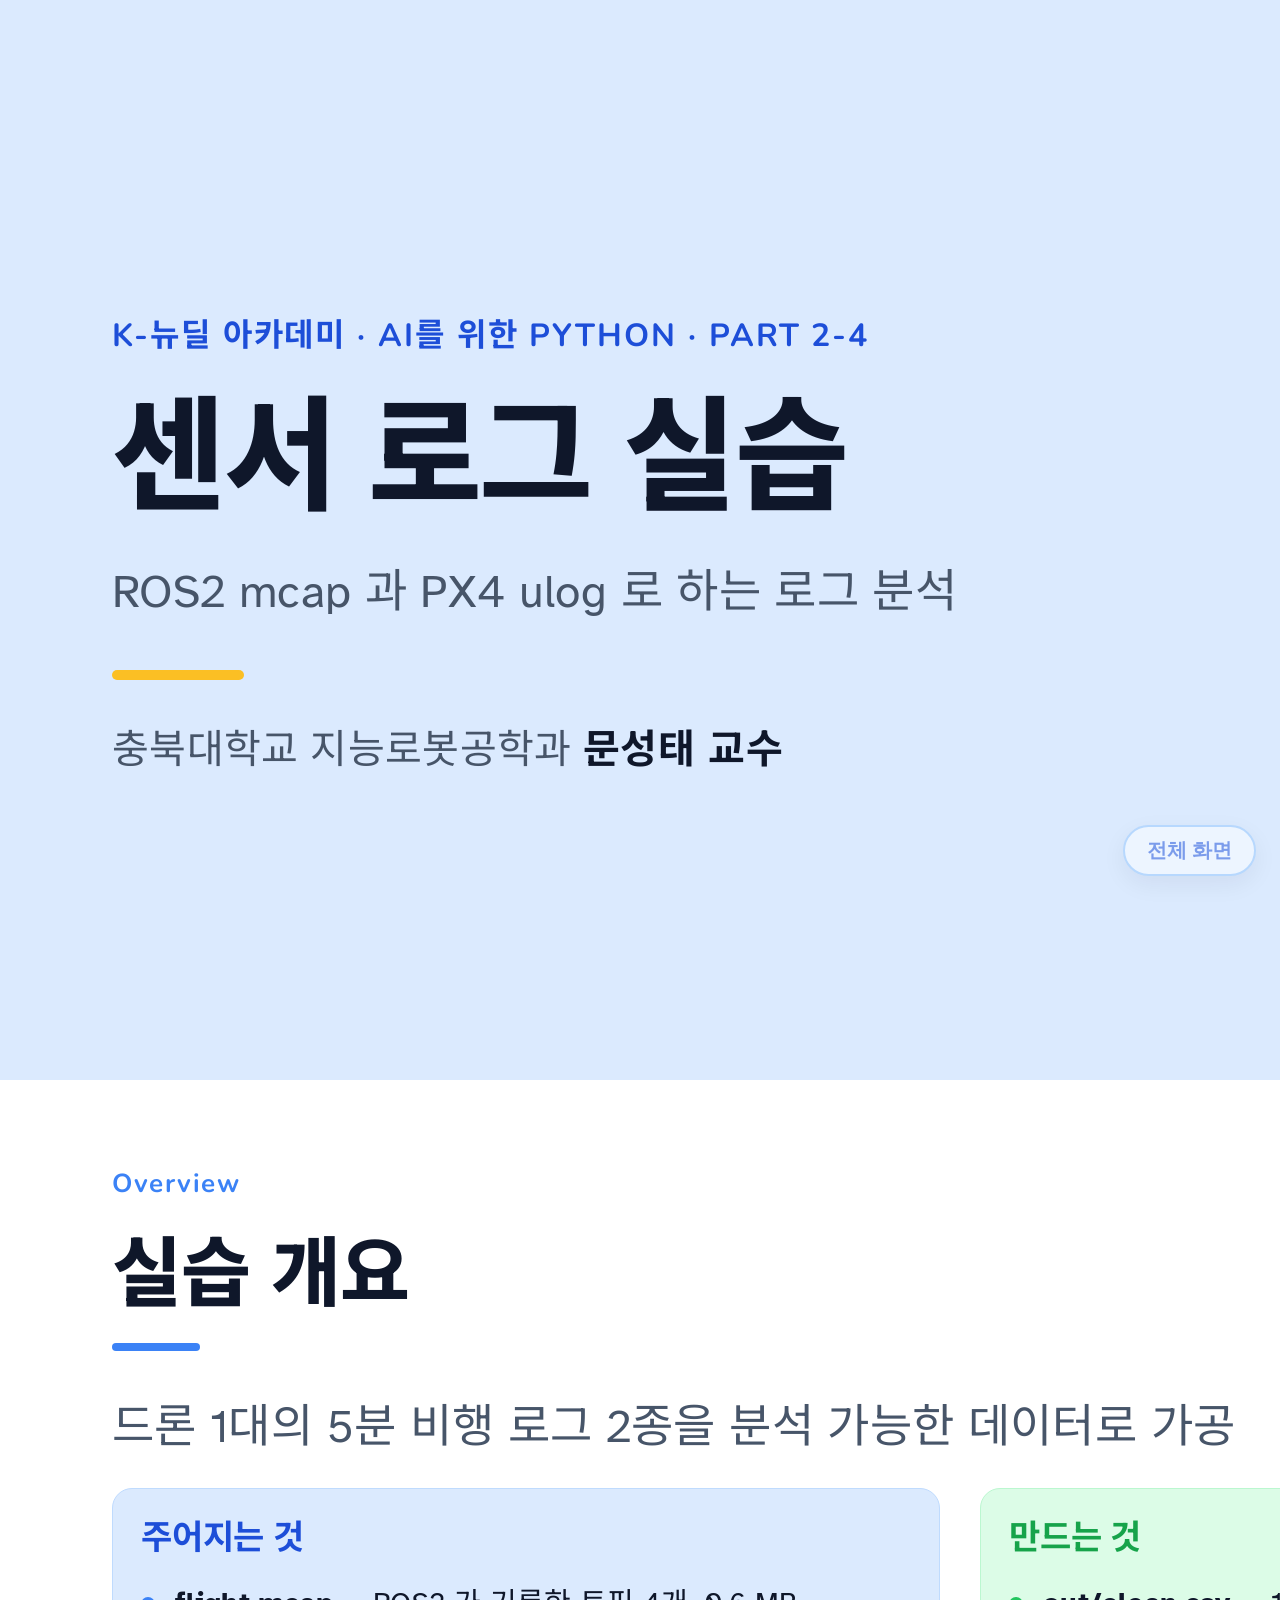
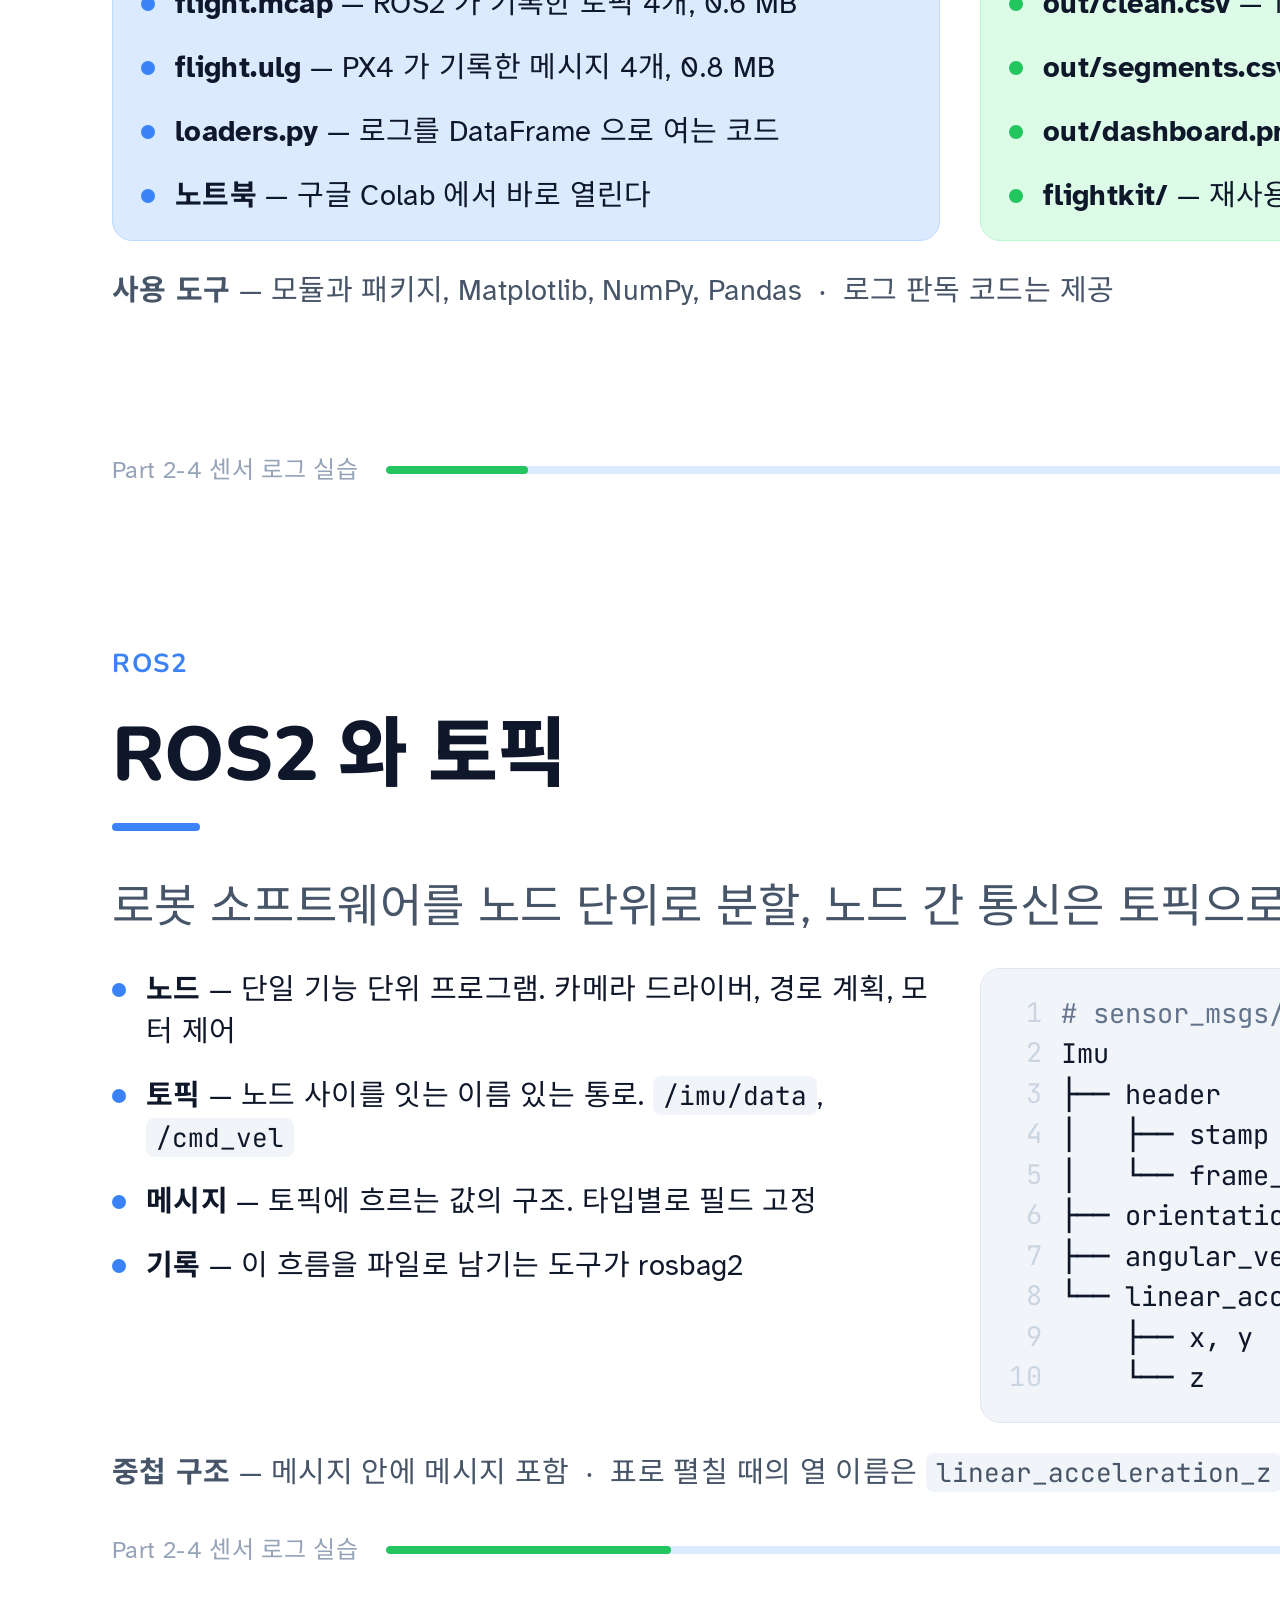
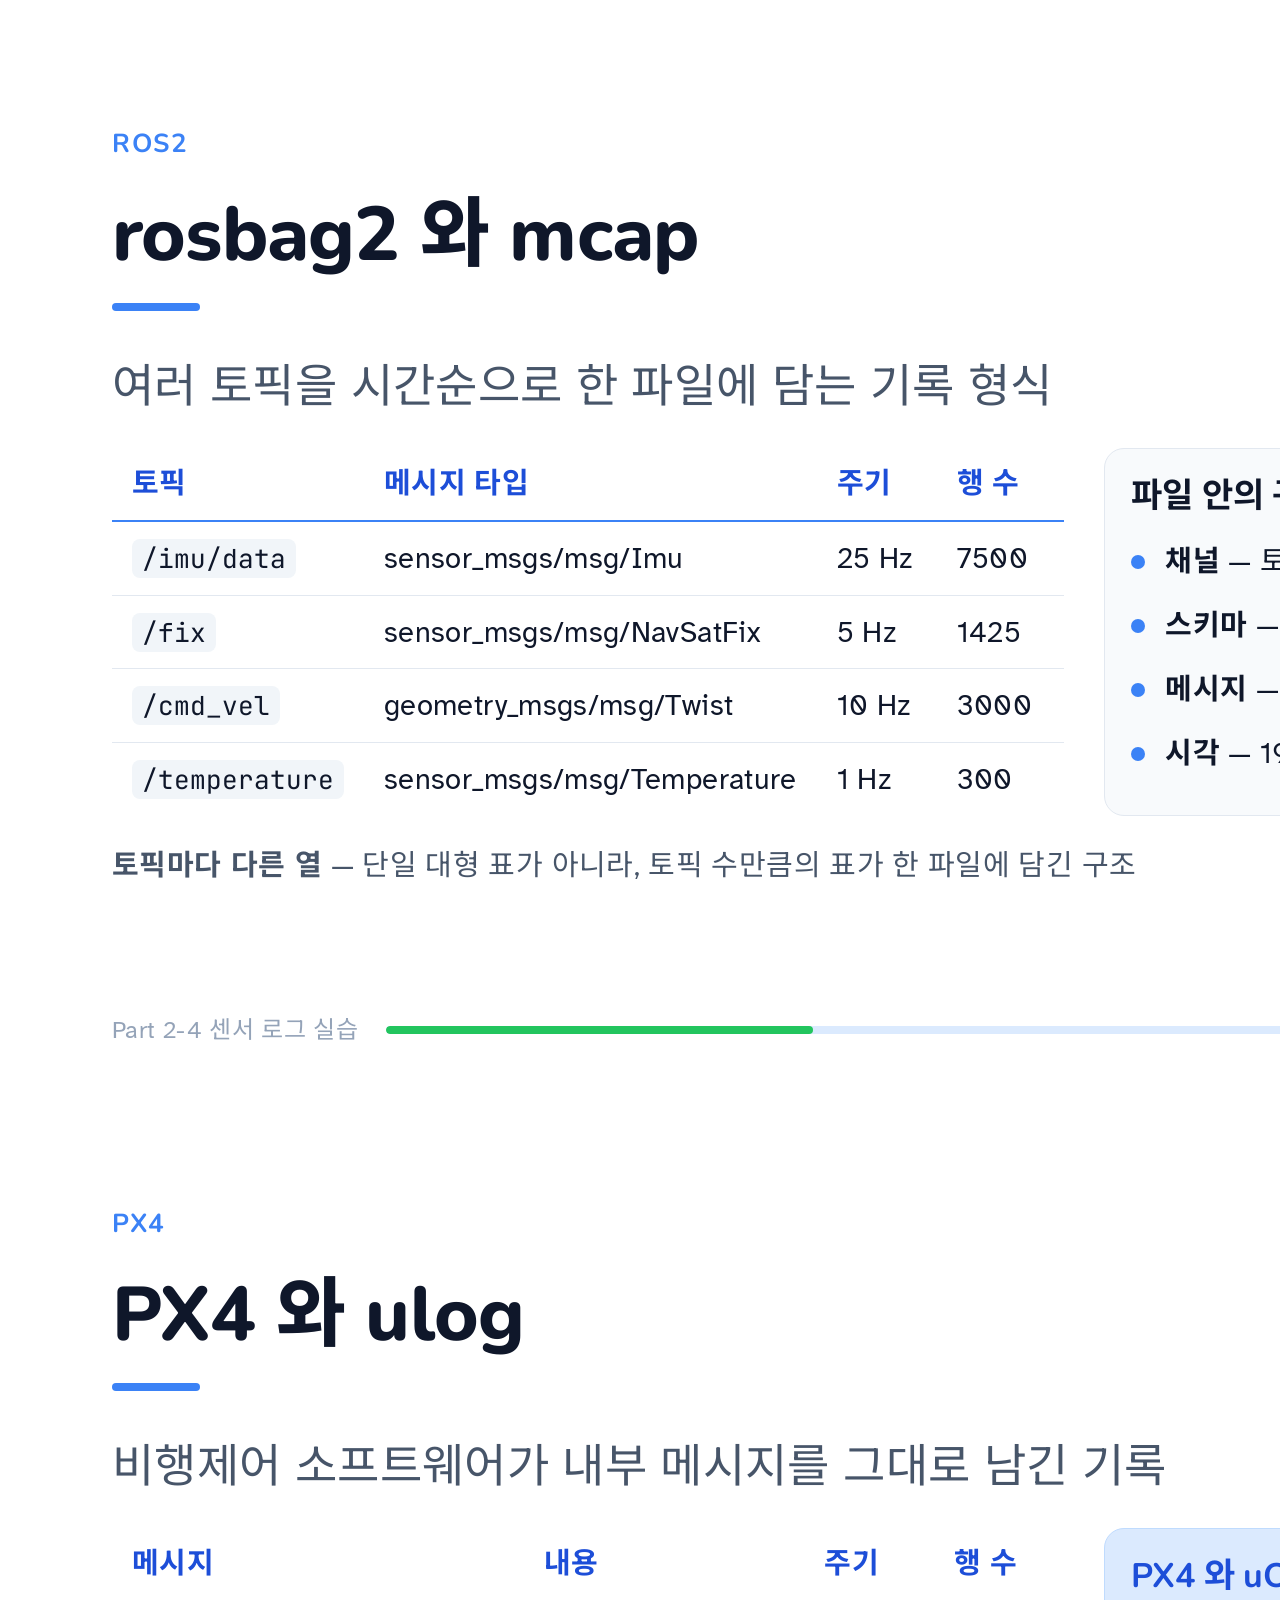
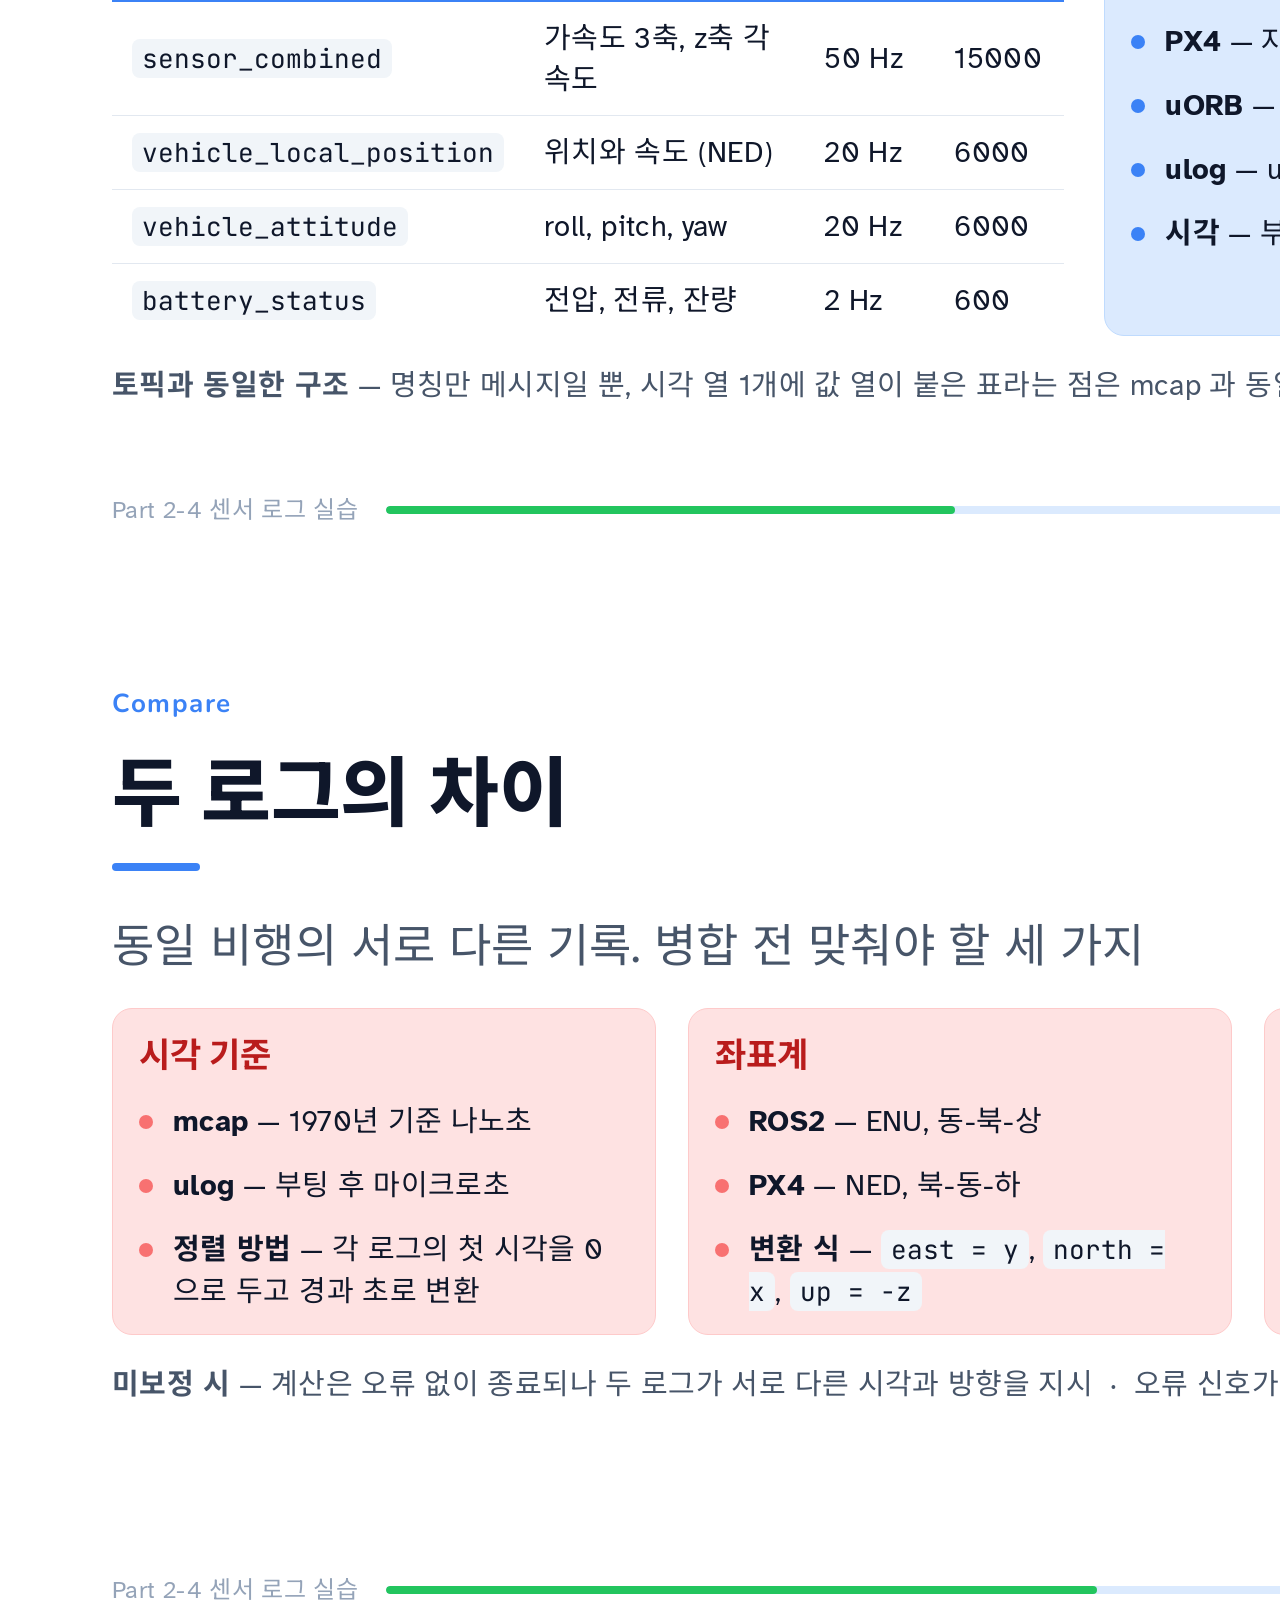
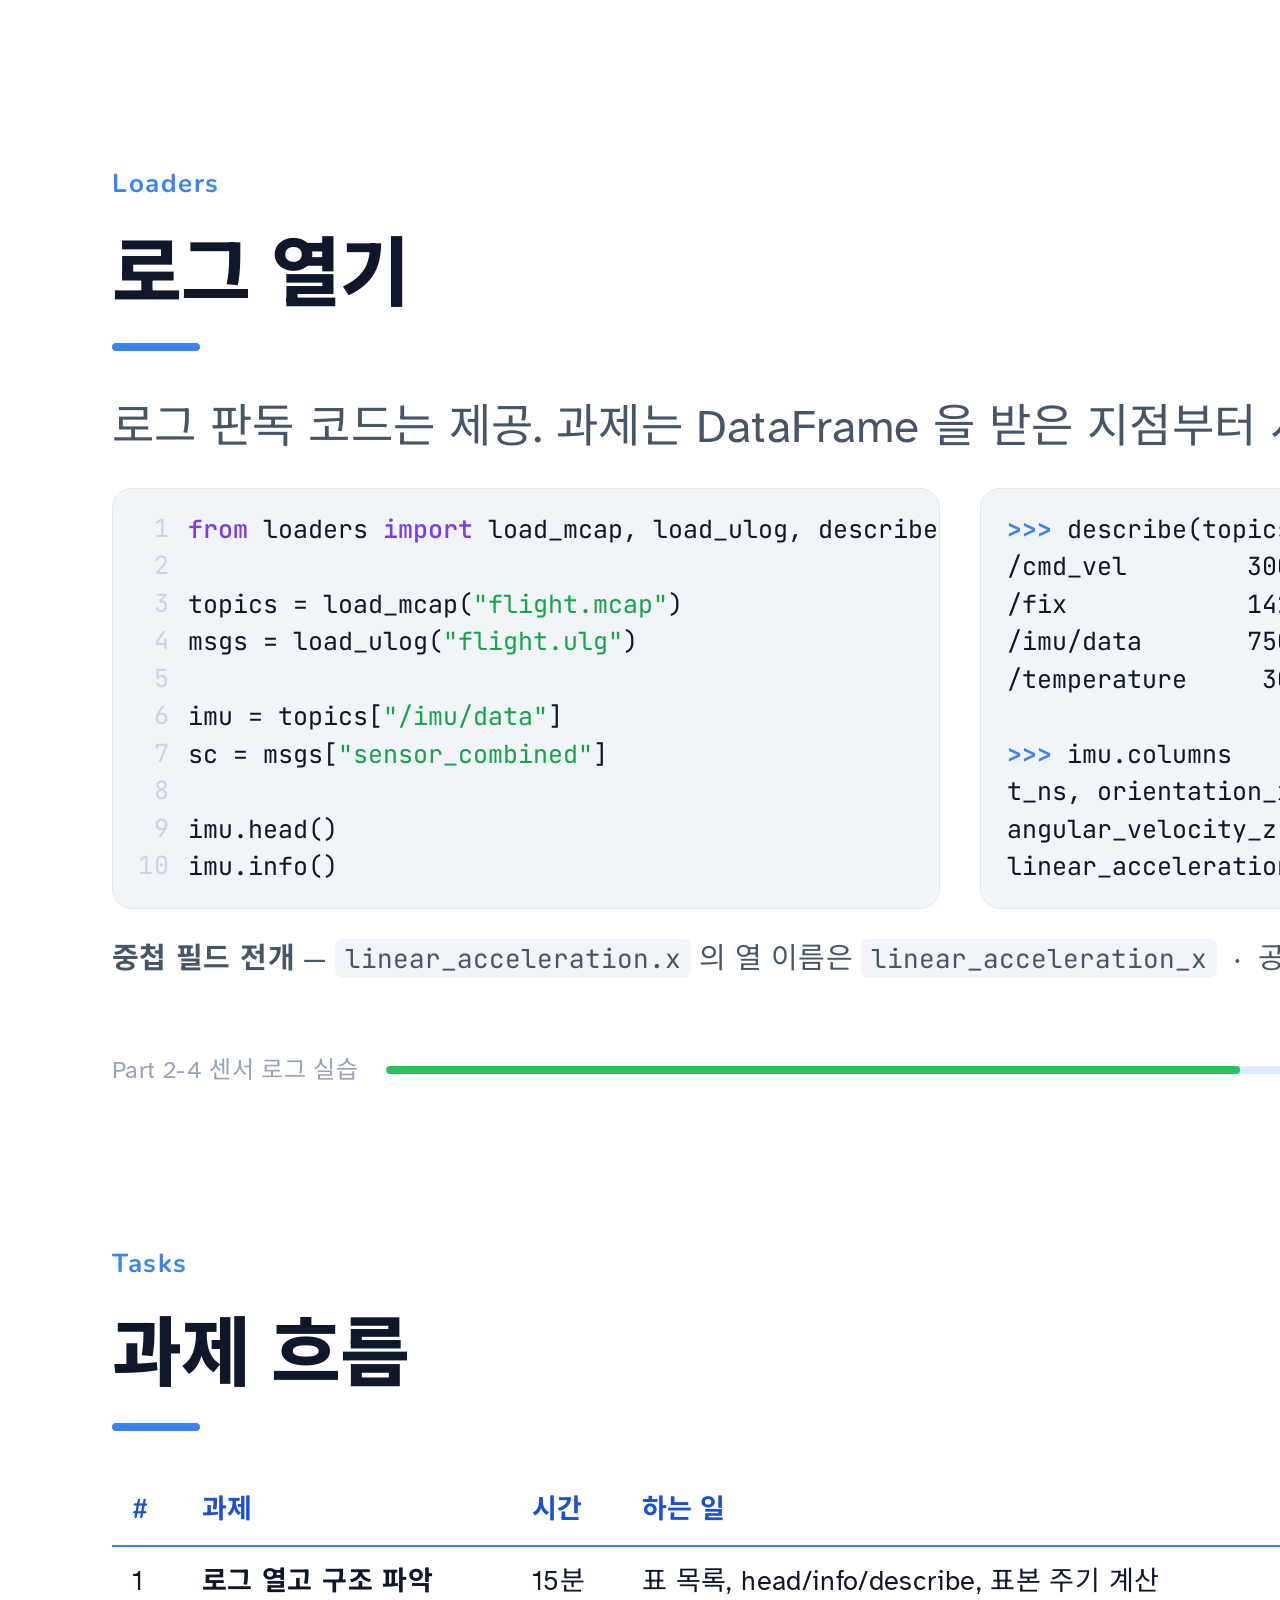
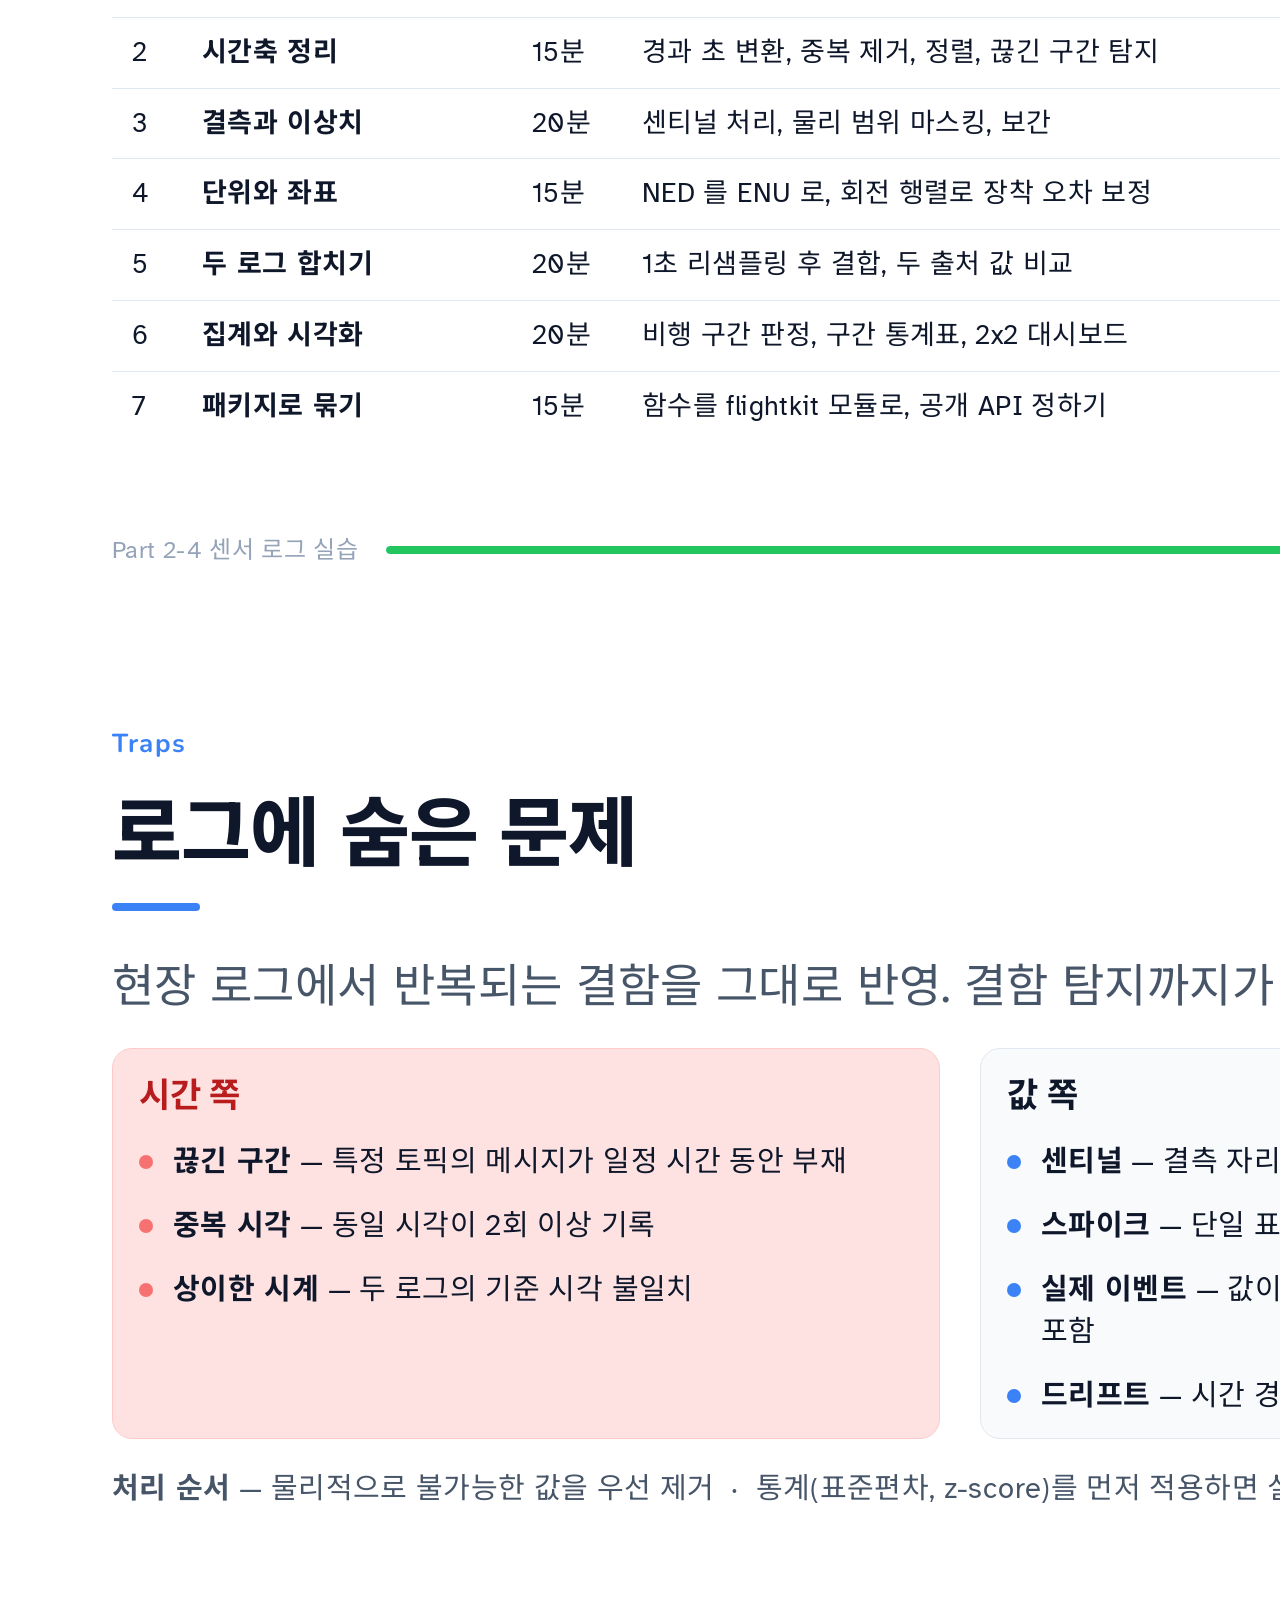
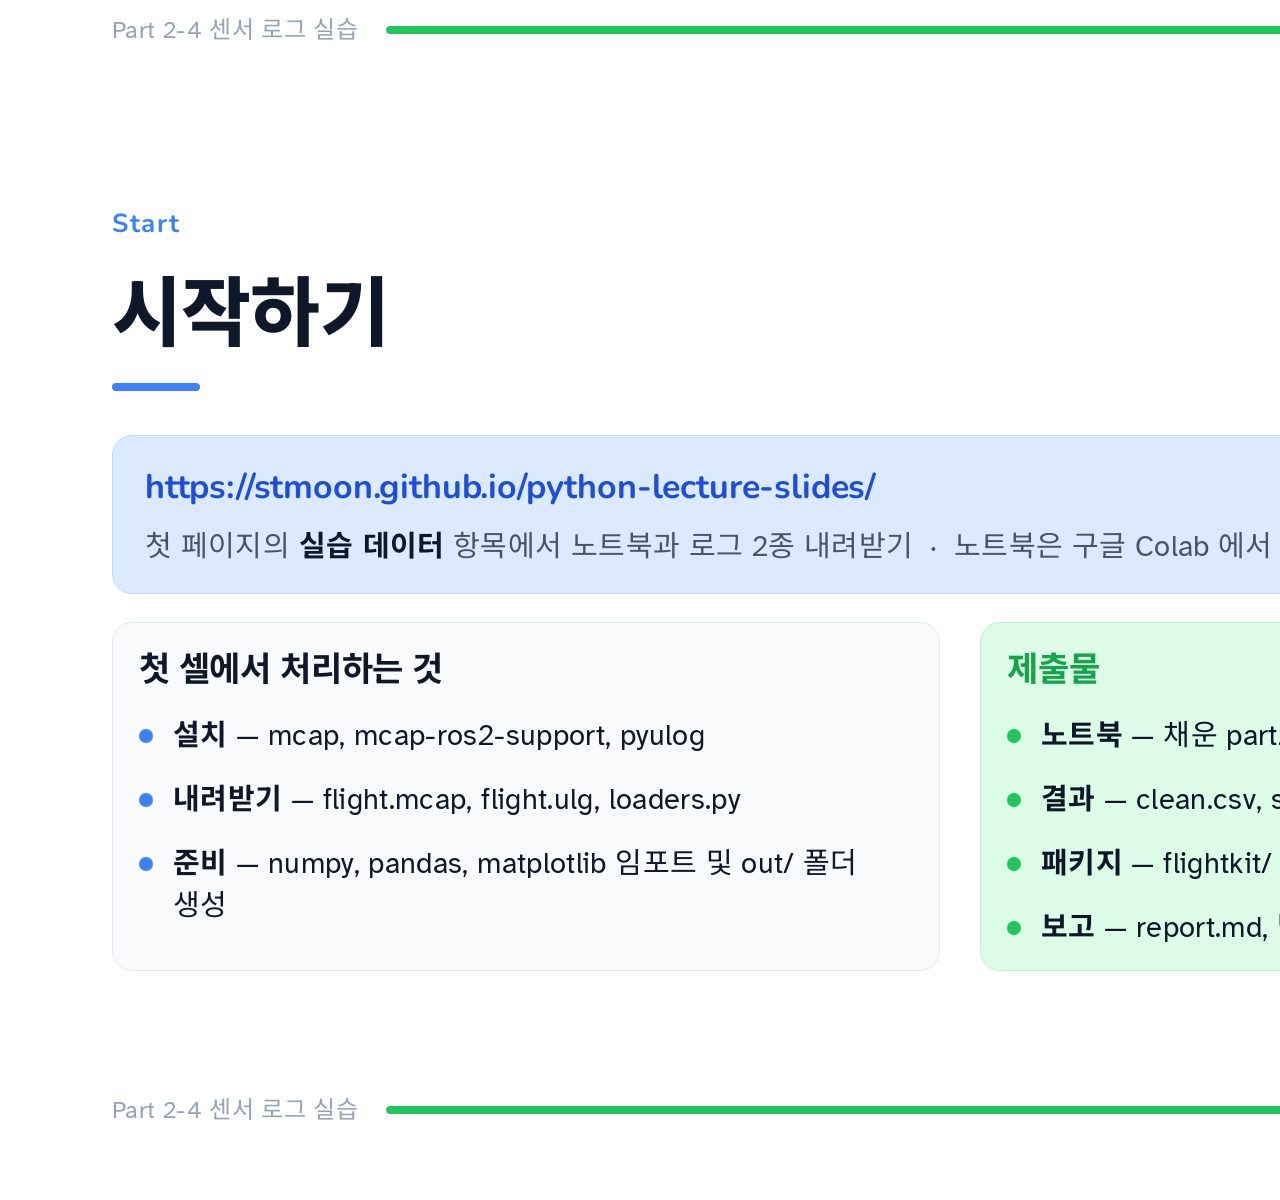
<file: part2-4-sensor-log/index.html>
<!DOCTYPE html>
<html lang="ko"><head>
<meta charset="utf-8">
<meta name="viewport" content="width=device-width, initial-scale=1">
<title>Part 2-4 센서 로그 실습</title>
<link rel="preconnect" href="https://fonts.googleapis.com">
<link rel="preconnect" href="https://fonts.gstatic.com" crossorigin="crossorigin">
<link href="https://fonts.googleapis.com/css2?family=Nunito:wght@400;600;700;800&amp;family=Atkinson+Hyperlegible:wght@400;700&amp;family=JetBrains+Mono:wght@400;500;700&amp;family=Noto+Sans+KR:wght@400;500;700;900&amp;display=swap" rel="stylesheet">
<link rel="stylesheet" href="./deck.css">
<script defer="" src="./deck.js"></script>
<style>
@page { size: 1920px 1080px; margin: 0; }
html, body { margin: 0; padding: 0; background: #fff; }
:root { color-scheme: light; }
deck-stage { display: block; }
.slide {
  width: 1920px; height: 1080px; overflow: hidden; box-sizing: border-box;
  break-after: page; page-break-after: always;
}
.slide:last-child { break-after: auto; page-break-after: auto; }
</style>
<link rel="stylesheet" href="cde-layout.css"></head>
<body>
<deck-stage>
        <section class="slide cover" data-label="표지" data-screen-label="표지">
          <img class="cover-logo" src="./cbnu_logo.png" alt="충북대학교">
          <span class="cover-kicker">K-뉴딜 아카데미 · AI를 위한 PYTHON · PART 2-4</span>
          <h1 class="cover-title">센서 로그 실습</h1>
          <p class="cover-sub">ROS2 mcap 과 PX4 ulog 로 하는 로그 분석</p>
          <div class="cover-rule"></div>
          <p class="cover-by">충북대학교 지능로봇공학과 <b>문성태 교수</b></p>
        </section>

        <section class="slide" data-label="01 실습 개요" data-screen-label="01 실습 개요">
          <header class="head"><span class="kicker">Overview</span><span class="folio">01</span></header>
          <h2 class="title">실습 개요</h2>
          <div class="rule"></div>
          <div class="body">
            <p class="lead">드론 1대의 5분 비행 로그 2종을 분석 가능한 데이터로 가공</p>
            <div class="cols">
              <div class="card soft" style="padding:24px 28px">
                <h3 class="card-h sky">주어지는 것</h3>
                <ul class="ul">
                  <li><strong>flight.mcap</strong> — ROS2 가 기록한 토픽 4개, 0.6 MB</li>
                  <li><strong>flight.ulg</strong> — PX4 가 기록한 메시지 4개, 0.8 MB</li>
                  <li><strong>loaders.py</strong> — 로그를 DataFrame 으로 여는 코드</li>
                  <li><strong>노트북</strong> — 구글 Colab 에서 바로 열린다</li>
                </ul>
              </div>
              <div class="card good" style="padding:24px 28px">
                <h3 class="card-h leaf">만드는 것</h3>
                <ul class="ul leaf">
                  <li><strong>out/clean.csv</strong> — 1초 격자로 맞춘 통합 시계열</li>
                  <li><strong>out/segments.csv</strong> — 비행 구간별 통계표</li>
                  <li><strong>out/dashboard.png</strong> — 2행 2열 대시보드</li>
                  <li><strong>flightkit/</strong> — 재사용 함수 패키지</li>
                </ul>
              </div>
            </div>
            <p class="note"><strong>사용 도구</strong> — 모듈과 패키지, Matplotlib, NumPy, Pandas &nbsp;·&nbsp; 로그 판독 코드는 제공</p>
          </div>
          <footer class="foot"><span class="foot-sec">Part 2-4 센서 로그 실습</span><div class="bar"><i style="width:11%"></i></div><span class="foot-num">01 / 09</span></footer>
        </section>

        <section class="slide" data-label="02 ROS2 와 토픽" data-screen-label="02 ROS2 와 토픽">
          <header class="head"><span class="kicker">ROS2</span><span class="folio">02</span></header>
          <h2 class="title">ROS2 와 토픽</h2>
          <div class="rule"></div>
          <div class="body">
            <p class="lead">로봇 소프트웨어를 노드 단위로 분할, 노드 간 통신은 토픽으로 수행</p>
            <div class="cols">
              <div style="display:flex; flex-direction:column; gap:22px; min-width:0">
                <ul class="ul">
                  <li><strong>노드</strong> — 단일 기능 단위 프로그램. 카메라 드라이버, 경로 계획, 모터 제어</li>
                  <li><strong>토픽</strong> — 노드 사이를 잇는 이름 있는 통로. <code>/imu/data</code>, <code>/cmd_vel</code></li>
                  <li><strong>메시지</strong> — 토픽에 흐르는 값의 구조. 타입별로 필드 고정</li>
                  <li><strong>기록</strong> — 이 흐름을 파일로 남기는 도구가 rosbag2</li>
                </ul>
              </div>
              <pre class="code tight"><span class="c"># sensor_msgs/msg/Imu 의 구조</span>
Imu
├── header
│   ├── stamp        <span class="c"># 시각</span>
│   └── frame_id     <span class="c"># 기준 좌표계</span>
├── orientation      <span class="c"># 자세 (쿼터니언)</span>
├── angular_velocity <span class="c"># 각속도 x, y, z</span>
└── linear_acceleration
    ├── x, y
    └── z            <span class="c"># 중력 포함 9.8 근처</span></pre>
            </div>
            <p class="note"><strong>중첩 구조</strong> — 메시지 안에 메시지 포함 &nbsp;·&nbsp; 표로 펼칠 때의 열 이름은 <code>linear_acceleration_z</code></p>
          </div>
          <footer class="foot"><span class="foot-sec">Part 2-4 센서 로그 실습</span><div class="bar"><i style="width:22%"></i></div><span class="foot-num">02 / 09</span></footer>
        </section>

        <section class="slide" data-label="03 rosbag2 와 mcap" data-screen-label="03 rosbag2 와 mcap">
          <header class="head"><span class="kicker">ROS2</span><span class="folio">03</span></header>
          <h2 class="title">rosbag2 와 mcap</h2>
          <div class="rule"></div>
          <div class="body">
            <p class="lead">여러 토픽을 시간순으로 한 파일에 담는 기록 형식</p>
            <div class="cols-wide">
              <table class="tbl">
                <thead><tr><th>토픽</th><th>메시지 타입</th><th style="width:130px">주기</th><th style="width:130px">행 수</th></tr></thead>
                <tbody>
                  <tr><td><code>/imu/data</code></td><td>sensor_msgs/msg/Imu</td><td>25 Hz</td><td>7500</td></tr>
                  <tr><td><code>/fix</code></td><td>sensor_msgs/msg/NavSatFix</td><td>5 Hz</td><td>1425</td></tr>
                  <tr><td><code>/cmd_vel</code></td><td>geometry_msgs/msg/Twist</td><td>10 Hz</td><td>3000</td></tr>
                  <tr><td><code>/temperature</code></td><td>sensor_msgs/msg/Temperature</td><td>1 Hz</td><td>300</td></tr>
                </tbody>
              </table>
              <div class="card" style="padding:22px 26px">
                <h3 class="card-h">파일 안의 구조</h3>
                <ul class="ul">
                  <li><strong>채널</strong> — 토픽 하나</li>
                  <li><strong>스키마</strong> — 그 토픽의 메시지 구조</li>
                  <li><strong>메시지</strong> — 시각 + 값</li>
                  <li><strong>시각</strong> — 1970년 기준 나노초</li>
                </ul>
              </div>
            </div>
            <p class="note"><strong>토픽마다 다른 열</strong> — 단일 대형 표가 아니라, 토픽 수만큼의 표가 한 파일에 담긴 구조</p>
          </div>
          <footer class="foot"><span class="foot-sec">Part 2-4 센서 로그 실습</span><div class="bar"><i style="width:33%"></i></div><span class="foot-num">03 / 09</span></footer>
        </section>

        <section class="slide" data-label="04 PX4 와 ulog" data-screen-label="04 PX4 와 ulog">
          <header class="head"><span class="kicker">PX4</span><span class="folio">04</span></header>
          <h2 class="title">PX4 와 ulog</h2>
          <div class="rule"></div>
          <div class="body">
            <p class="lead">비행제어 소프트웨어가 내부 메시지를 그대로 남긴 기록</p>
            <div class="cols-wide">
              <table class="tbl">
                <thead><tr><th>메시지</th><th>내용</th><th style="width:130px">주기</th><th style="width:130px">행 수</th></tr></thead>
                <tbody>
                  <tr><td><code>sensor_combined</code></td><td>가속도 3축, z축 각속도</td><td>50 Hz</td><td>15000</td></tr>
                  <tr><td><code>vehicle_local_position</code></td><td>위치와 속도 (NED)</td><td>20 Hz</td><td>6000</td></tr>
                  <tr><td><code>vehicle_attitude</code></td><td>roll, pitch, yaw</td><td>20 Hz</td><td>6000</td></tr>
                  <tr><td><code>battery_status</code></td><td>전압, 전류, 잔량</td><td>2 Hz</td><td>600</td></tr>
                </tbody>
              </table>
              <div class="card soft" style="padding:22px 26px">
                <h3 class="card-h sky">PX4 와 uORB</h3>
                <ul class="ul">
                  <li><strong>PX4</strong> — 자세 추정과 모터 명령 담당</li>
                  <li><strong>uORB</strong> — 내부 모듈 간 메시지 버스</li>
                  <li><strong>ulog</strong> — uORB 메시지를 파일로 남긴 기록</li>
                  <li><strong>시각</strong> — 부팅 후 마이크로초</li>
                </ul>
              </div>
            </div>
            <p class="note"><strong>토픽과 동일한 구조</strong> — 명칭만 메시지일 뿐, 시각 열 1개에 값 열이 붙은 표라는 점은 mcap 과 동일</p>
          </div>
          <footer class="foot"><span class="foot-sec">Part 2-4 센서 로그 실습</span><div class="bar"><i style="width:44%"></i></div><span class="foot-num">04 / 09</span></footer>
        </section>

        <section class="slide" data-label="05 두 로그의 차이" data-screen-label="05 두 로그의 차이">
          <header class="head"><span class="kicker">Compare</span><span class="folio">05</span></header>
          <h2 class="title">두 로그의 차이</h2>
          <div class="rule"></div>
          <div class="body">
            <p class="lead">동일 비행의 서로 다른 기록. 병합 전 맞춰야 할 세 가지</p>
            <div class="cols3">
              <div class="card warn" style="padding:22px 26px">
                <h3 class="card-h coral">시각 기준</h3>
                <ul class="ul coral">
                  <li><strong>mcap</strong> — 1970년 기준 나노초</li>
                  <li><strong>ulog</strong> — 부팅 후 마이크로초</li>
                  <li><strong>정렬 방법</strong> — 각 로그의 첫 시각을 0 으로 두고 경과 초로 변환</li>
                </ul>
              </div>
              <div class="card warn" style="padding:22px 26px">
                <h3 class="card-h coral">좌표계</h3>
                <ul class="ul coral">
                  <li><strong>ROS2</strong> — ENU, 동-북-상</li>
                  <li><strong>PX4</strong> — NED, 북-동-하</li>
                  <li><strong>변환 식</strong> — <code>east = y</code>, <code>north = x</code>, <code>up = -z</code></li>
                </ul>
              </div>
              <div class="card warn" style="padding:22px 26px">
                <h3 class="card-h coral">주기</h3>
                <ul class="ul coral">
                  <li><strong>mcap IMU</strong> — 25 Hz</li>
                  <li><strong>ulog 가속도</strong> — 50 Hz</li>
                  <li><strong>정렬 방법</strong> — 동일 주기로 리샘플링한 뒤 결합</li>
                </ul>
              </div>
            </div>
            <p class="note"><strong>미보정 시</strong> — 계산은 오류 없이 종료되나 두 로그가 서로 다른 시각과 방향을 지시 &nbsp;·&nbsp; 오류 신호가 남지 않음</p>
          </div>
          <footer class="foot"><span class="foot-sec">Part 2-4 센서 로그 실습</span><div class="bar"><i style="width:55%"></i></div><span class="foot-num">05 / 09</span></footer>
        </section>

        <section class="slide" data-label="06 로그 열기" data-screen-label="06 로그 열기">
          <header class="head"><span class="kicker">Loaders</span><span class="folio">06</span></header>
          <h2 class="title">로그 열기</h2>
          <div class="rule"></div>
          <div class="body">
            <p class="lead">로그 판독 코드는 제공. 과제는 DataFrame 을 받은 지점부터 시작</p>
            <div class="cols">
              <pre class="code xs"><span class="k">from</span> loaders <span class="k">import</span> load_mcap, load_ulog, describe

topics = load_mcap(<span class="s">"flight.mcap"</span>)
msgs = load_ulog(<span class="s">"flight.ulg"</span>)

imu = topics[<span class="s">"/imu/data"</span>]
sc = msgs[<span class="s">"sensor_combined"</span>]

imu.head()
imu.info()</pre>
              <pre class="term xs" data-nolines><span class="pr">&gt;&gt;&gt;</span> describe(topics)
/cmd_vel        3000 rows
/fix            1425 rows
/imu/data       7500 rows
/temperature     300 rows

<span class="pr">&gt;&gt;&gt;</span> imu.columns
t_ns, orientation_x, ...,
angular_velocity_z,
linear_acceleration_x, ..._y, ..._z</pre>
            </div>
            <p class="note"><strong>중첩 필드 전개</strong> — <code>linear_acceleration.x</code> 의 열 이름은 <code>linear_acceleration_x</code> &nbsp;·&nbsp; 공분산 배열은 전부 0 이므로 제외</p>
          </div>
          <footer class="foot"><span class="foot-sec">Part 2-4 센서 로그 실습</span><div class="bar"><i style="width:66%"></i></div><span class="foot-num">06 / 09</span></footer>
        </section>

        <section class="slide" data-label="07 과제 흐름" data-screen-label="07 과제 흐름">
          <header class="head"><span class="kicker">Tasks</span><span class="folio">07</span></header>
          <h2 class="title">과제 흐름</h2>
          <div class="rule"></div>
          <div class="body">
            <table class="tbl" style="font-size:27px">
              <thead><tr><th style="width:70px">#</th><th style="width:330px">과제</th><th style="width:110px">시간</th><th>하는 일</th><th style="width:290px">쓰는 내용</th></tr></thead>
              <tbody>
                <tr><td>1</td><td><strong>로그 열고 구조 파악</strong></td><td>15분</td><td>표 목록, head/info/describe, 표본 주기 계산</td><td>Pandas 훑어보기</td></tr>
                <tr><td>2</td><td><strong>시간축 정리</strong></td><td>15분</td><td>경과 초 변환, 중복 제거, 정렬, 끊긴 구간 탐지</td><td>중복 처리, 날짜 시간</td></tr>
                <tr><td>3</td><td><strong>결측과 이상치</strong></td><td>20분</td><td>센티널 처리, 물리 범위 마스킹, 보간</td><td>불리언 마스킹, 결측</td></tr>
                <tr><td>4</td><td><strong>단위와 좌표</strong></td><td>15분</td><td>NED 를 ENU 로, 회전 행렬로 장착 오차 보정</td><td>브로드캐스팅, 행렬</td></tr>
                <tr><td>5</td><td><strong>두 로그 합치기</strong></td><td>20분</td><td>1초 리샘플링 후 결합, 두 출처 값 비교</td><td>리샘플링, merge</td></tr>
                <tr><td>6</td><td><strong>집계와 시각화</strong></td><td>20분</td><td>비행 구간 판정, 구간 통계표, 2x2 대시보드</td><td>groupby, 서브플롯</td></tr>
                <tr><td>7</td><td><strong>패키지로 묶기</strong></td><td>15분</td><td>함수를 flightkit 모듈로, 공개 API 정하기</td><td>모듈과 패키지</td></tr>
              </tbody>
            </table>
          </div>
          <footer class="foot"><span class="foot-sec">Part 2-4 센서 로그 실습</span><div class="bar"><i style="width:77%"></i></div><span class="foot-num">07 / 09</span></footer>
        </section>

        <section class="slide" data-label="08 로그에 숨은 문제" data-screen-label="08 로그에 숨은 문제">
          <header class="head"><span class="kicker">Traps</span><span class="folio">08</span></header>
          <h2 class="title">로그에 숨은 문제</h2>
          <div class="rule"></div>
          <div class="body">
            <p class="lead">현장 로그에서 반복되는 결함을 그대로 반영. 결함 탐지까지가 과제 범위</p>
            <div class="cols">
              <div class="card warn" style="padding:22px 26px">
                <h3 class="card-h coral">시간 쪽</h3>
                <ul class="ul coral">
                  <li><strong>끊긴 구간</strong> — 특정 토픽의 메시지가 일정 시간 동안 부재</li>
                  <li><strong>중복 시각</strong> — 동일 시각이 2회 이상 기록</li>
                  <li><strong>상이한 시계</strong> — 두 로그의 기준 시각 불일치</li>
                </ul>
              </div>
              <div class="card" style="padding:22px 26px">
                <h3 class="card-h">값 쪽</h3>
                <ul class="ul">
                  <li><strong>센티널</strong> — 결측 자리에 -999 등 특수값 기록</li>
                  <li><strong>스파이크</strong> — 단일 표본만 이탈하는 센서 오류</li>
                  <li><strong>실제 이벤트</strong> — 값이 이탈하나 제거하면 안 되는 실제 충격 포함</li>
                  <li><strong>드리프트</strong> — 시간 경과에 따라 한 방향으로 누적되는 편차</li>
                </ul>
              </div>
            </div>
            <p class="note"><strong>처리 순서</strong> — 물리적으로 불가능한 값을 우선 제거 &nbsp;·&nbsp; 통계(표준편차, z-score)를 먼저 적용하면 실제 이벤트까지 제거됨</p>
          </div>
          <footer class="foot"><span class="foot-sec">Part 2-4 센서 로그 실습</span><div class="bar"><i style="width:88%"></i></div><span class="foot-num">08 / 09</span></footer>
        </section>

        <section class="slide" data-label="09 시작하기" data-screen-label="09 시작하기">
          <header class="head"><span class="kicker">Start</span><span class="folio">09</span></header>
          <h2 class="title">시작하기</h2>
          <div class="rule"></div>
          <div class="body">
            <div class="card soft" style="padding:26px 32px; gap:12px">
              <h3 class="card-h sky">https://stmoon.github.io/python-lecture-slides/</h3>
              <p class="note">첫 페이지의 <b>실습 데이터</b> 항목에서 노트북과 로그 2종 내려받기 &nbsp;·&nbsp; 노트북은 구글 Colab 에서 실행</p>
            </div>
            <div class="cols">
              <div class="card" style="padding:22px 26px">
                <h3 class="card-h">첫 셀에서 처리하는 것</h3>
                <ul class="ul">
                  <li><strong>설치</strong> — mcap, mcap-ros2-support, pyulog</li>
                  <li><strong>내려받기</strong> — flight.mcap, flight.ulg, loaders.py</li>
                  <li><strong>준비</strong> — numpy, pandas, matplotlib 임포트 및 out/ 폴더 생성</li>
                </ul>
              </div>
              <div class="card good" style="padding:22px 26px">
                <h3 class="card-h leaf">제출물</h3>
                <ul class="ul leaf">
                  <li><strong>노트북</strong> — 채운 part2-4-lab.ipynb</li>
                  <li><strong>결과</strong> — clean.csv, segments.csv, dashboard.png</li>
                  <li><strong>패키지</strong> — flightkit/</li>
                  <li><strong>보고</strong> — report.md, 발견 문제와 처리 근거</li>
                </ul>
              </div>
            </div>
          </div>
          <footer class="foot"><span class="foot-sec">Part 2-4 센서 로그 실습</span><div class="bar"><i style="width:100%"></i></div><span class="foot-num">09 / 09</span></footer>
        </section>
</deck-stage>
</body></html>
</file>
<file: part0-intro/deck.css>
deck-stage {
  --sky: #3b82f6; --sky-bright: #60a5fa; --sky-deep: #1d4ed8; --sky-soft: #dbeafe;
  --sun: #fbbf24; --sun-bright: #fcd34d; --sun-deep: #d97706;
  --leaf: #22c55e; --leaf-soft: #dcfce7; --leaf-deep: #16a34a;
  --coral: #f87171; --coral-soft: #fee2e2;
  --berry: #a855f7; --berry-deep: #7c3aed;
  --bg: #ffffff; --surface: #f8fafc; --sunken: #f1f5f9;
  --ink: #0f172a; --ink-muted: #475569; --ink-subtle: #94a3b8; --ink-faint: #cbd5e1;
  --outline: #e2e8f0; --outline-strong: #94a3b8;

  --font-display: 'Nunito', 'Noto Sans KR', sans-serif;
  --font-body: 'Atkinson Hyperlegible', 'Noto Sans KR', sans-serif;
  --font-mono: 'JetBrains Mono', 'Noto Sans KR', monospace;

  --type-display: 124px;
  --type-title: 76px;
  --type-subtitle: 46px;
  --type-body: 36px;
  --type-small: 29px;
  --type-kicker: 26px;
  --type-code: 30px;

  --pad-x: 112px;
  --pad-top: 84px;
  --pad-bottom: 72px;
  --gap-title: 44px;
  --gap-item: 22px;

  --r-chip: 8px; --r-btn: 16px; --r-card: 20px; --r-panel: 28px;

  --lab-logo: url("./suvlab_logo.png");
  --lab-logo-h: 112px;
  --lab-logo-w: 143px;
}

a { color: var(--sky-deep); text-decoration: none; }
a:hover { color: var(--sky); }

.slide {
  position: relative;
  display: flex; flex-direction: column;
  box-sizing: border-box;
  background: var(--bg); color: var(--ink);
  font-family: var(--font-body); font-size: var(--type-body);
  line-height: 1.5; letter-spacing: 0.01em; text-wrap: pretty;
  padding: var(--pad-top) var(--pad-x) var(--pad-bottom);
  print-color-adjust: exact; -webkit-print-color-adjust: exact;
}
.slide * { box-sizing: border-box; }

.head { display: flex; align-items: center; justify-content: space-between; gap: 24px; }
.kicker { font-family: var(--font-display); font-weight: 700; font-size: var(--type-kicker); color: var(--sky); letter-spacing: 0.06em; }

/* Page number lives in the footer only; the header corner carries the lab mark. */
.folio { display: none; }
.head::after {
  content: "";
  position: absolute;
  top: 44px; right: var(--pad-x);
  width: var(--lab-logo-w); height: var(--lab-logo-h);
  background: var(--lab-logo) no-repeat center / contain;
  print-color-adjust: exact; -webkit-print-color-adjust: exact;
}

.title { font-family: var(--font-display); font-weight: 800; font-size: var(--type-title); line-height: 1.16; letter-spacing: -0.01em; margin: 28px 0 0; }
.rule { width: 88px; height: 8px; border-radius: 999px; background: var(--sky); margin-top: 24px; }

.body { flex: 1; display: flex; flex-direction: column; gap: 28px; margin-top: var(--gap-title); min-height: 0; }
.lead { font-size: var(--type-subtitle); line-height: 1.4; color: var(--ink-muted); margin: 0; }

.cols { display: grid; grid-template-columns: 1fr 1fr; gap: 40px; }
.cols-wide { display: grid; grid-template-columns: 1.15fr 0.85fr; gap: 40px; }
.cols3 { display: grid; grid-template-columns: repeat(3, 1fr); gap: 32px; }
.grid4 { display: grid; grid-template-columns: repeat(2, 1fr); gap: 28px; }
.grid8 { display: grid; grid-template-columns: repeat(2, 1fr); gap: 22px 40px; }
.cols > *, .cols-wide > *, .cols3 > *, .grid4 > *, .grid8 > * { min-width: 0; }

.card { background: var(--surface); border: 1px solid var(--outline); border-radius: var(--r-card); padding: 32px 36px; display: flex; flex-direction: column; gap: 18px; min-width: 0; }
.card.soft { background: var(--sky-soft); border-color: #bfdbfe; }
.card.warn { background: var(--coral-soft); border-color: #fecaca; }
.card.good { background: var(--leaf-soft); border-color: #bbf7d0; }
.card-h { font-family: var(--font-display); font-weight: 700; font-size: 34px; margin: 0; letter-spacing: -0.005em; }
.card-h.sky { color: var(--sky-deep); }
.card-h.coral { color: #b91c1c; }
.card-h.leaf { color: var(--leaf-deep); }

/* Figures: reference images live in ./imgs/ (see imgs/CREDITS.md) */
figure.fig { margin: 0; display: flex; flex-direction: column; gap: 14px; min-width: 0; }
figure.fig img {
  display: block;
  max-width: 100%; max-height: 320px;
  width: auto; height: auto;
  background: var(--bg);
  border: 1px solid var(--outline); border-radius: var(--r-card);
}
figure.fig.plain img { border: 0; }
figure.fig figcaption { font-size: 24px; color: var(--ink-subtle); line-height: 1.35; }
figure.fig figcaption b { color: var(--ink-muted); font-weight: 700; }

.ul { list-style: none; margin: 0; padding: 0; display: flex; flex-direction: column; gap: var(--gap-item); }
.ul li { position: relative; padding-left: 34px; font-size: var(--type-small); line-height: 1.45; }
.ul li::before { content: ""; position: absolute; left: 0; top: 0.52em; width: 14px; height: 14px; border-radius: 999px; background: var(--sky); }
.ul.leaf li::before { background: var(--leaf); }
.ul.coral li::before { background: var(--coral); }

.steps { list-style: none; margin: 0; padding: 0; display: flex; flex-direction: column; gap: 20px; counter-reset: s; }
.steps li { display: flex; align-items: flex-start; gap: 22px; font-size: var(--type-small); line-height: 1.4; }
.steps li::before { counter-increment: s; content: counter(s); flex: none; width: 52px; height: 52px; border-radius: 999px; background: var(--sky-soft); color: var(--sky-deep); font-family: var(--font-mono); font-weight: 700; font-size: 26px; display: flex; align-items: center; justify-content: center; }

.checks { list-style: none; margin: 0; padding: 0; display: flex; flex-direction: column; gap: 20px; }
.checks li { display: flex; align-items: flex-start; gap: 22px; font-size: var(--type-small); line-height: 1.4; }
.chk { flex: none; width: 44px; height: 44px; border-radius: 999px; background: var(--leaf-soft); position: relative; }
.chk::after { content: ""; position: absolute; left: 16px; top: 11px; width: 11px; height: 20px; border: solid var(--leaf-deep); border-width: 0 5px 5px 0; transform: rotate(45deg); border-radius: 2px; }

pre.code, pre.term { font-family: var(--font-mono); font-size: var(--type-code); line-height: 1.5; margin: 0; background: var(--sunken); border: 1px solid var(--outline); border-radius: var(--r-card); padding: 28px 32px; overflow: hidden; white-space: pre; letter-spacing: 0; font-variant-ligatures: none; }
pre.code.on-soft, pre.term.on-soft { background: rgba(255, 255, 255, 0.72); border-color: rgba(255, 255, 255, 0.9); }
pre.tight { font-size: 27px; padding: 24px 28px; }
pre.xs { font-size: 25px; padding: 22px 26px; }
.k { color: var(--berry-deep); font-weight: 500; }
.s { color: var(--leaf-deep); }
.c { color: #64748b; }
.fn { color: var(--sky-deep); }
.no { color: var(--sun-deep); }
.pr { color: var(--sky); font-weight: 700; }
.err { color: #b91c1c; }

/* Inline code inside prose (leads, notes). Blocks use pre.code. */
code {
  font-family: var(--font-mono); font-size: 0.9em; letter-spacing: 0;
  font-variant-ligatures: none;
  background: var(--sunken); border-radius: 8px; padding: 2px 10px;
}

.chips { display: flex; flex-wrap: wrap; gap: 16px; }
.chip { font-family: var(--font-mono); font-size: 26px; font-weight: 500; padding: 12px 24px; border-radius: 999px; background: var(--sky-soft); color: var(--sky-deep); font-variant-ligatures: none; }
.chip.sun { background: #fef3c7; color: var(--sun-deep); }
.chip.leaf { background: var(--leaf-soft); color: var(--leaf-deep); }

.note { font-size: var(--type-small); color: var(--ink-muted); margin: 0; line-height: 1.45; }
.note b { color: var(--ink); font-weight: 700; }

.std { display: flex; flex-direction: column; gap: 6px; }
.std-n { font-family: var(--font-mono); font-size: 30px; font-weight: 700; color: var(--sky-deep); font-variant-ligatures: none; }
.std-d { font-size: 27px; color: var(--ink-muted); line-height: 1.35; }

.foot { display: flex; align-items: center; gap: 28px; margin-top: 36px; }
.foot-sec { font-size: 24px; color: var(--ink-subtle); white-space: nowrap; }
.bar { flex: 1; height: 8px; border-radius: 999px; background: var(--sky-soft); overflow: hidden; }
.bar i { display: block; height: 100%; border-radius: 999px; background: var(--leaf); }
.foot-num { font-family: var(--font-mono); font-size: 24px; color: var(--ink-subtle); white-space: nowrap; font-variant-ligatures: none; }

.cover { background: var(--sky-soft); justify-content: center; position: relative; }
.cover .head::after { content: none; }
.cover-logo { position: absolute; top: 76px; right: var(--pad-x); width: 400px; height: auto; }
.cover-kicker { font-family: var(--font-display); font-weight: 700; font-size: 32px; color: var(--sky-deep); letter-spacing: 0.06em; }
.cover-title { font-family: var(--font-display); font-weight: 800; font-size: var(--type-display); line-height: 1.1; letter-spacing: -0.02em; margin: 32px 0 0; color: var(--ink); }
.cover-sub { font-size: var(--type-subtitle); color: var(--ink-muted); margin: 28px 0 0; }
.cover-rule { width: 132px; height: 10px; border-radius: 999px; background: var(--sun); margin-top: 44px; }
.cover-by { font-size: 40px; color: var(--ink-muted); margin: 40px 0 0; }
.cover-by b { color: var(--ink); font-weight: 700; }

/* --- formulas ----------------------------------------------------------- */

.formula { display: flex; align-items: center; flex-wrap: wrap; gap: 16px 34px; font-family: var(--font-mono); font-size: var(--type-small); color: var(--ink); letter-spacing: 0; }
.formula sup { font-size: 0.7em; }
.formula .op { color: var(--ink-subtle); }

/* --- editor fallback ---------------------------------------------------- */
/* The editor's layout model has one text column, so a slide with two cards
   side by side gets flattened into a stack that overflows. Lay any text area
   holding more than one card back out as a grid. */
.body[data-cde-layout] .cde-text:has(> .card ~ .card) {
  display: grid;
  grid-template-columns: repeat(2, minmax(0, 1fr));
  gap: 28px 40px;
  align-content: start;
}
.body[data-cde-layout] .cde-text:has(> .card ~ .card) > .note,
.body[data-cde-layout] .cde-text:has(> .card ~ .card) > .lead {
  grid-column: 1 / -1;
}
.body[data-cde-layout] .cde-text:has(> .card ~ .card) .card { padding: 20px 22px; gap: 14px; }
.body[data-cde-layout] .cde-text:has(> .card ~ .card) .card-h { font-size: 30px; }
.body[data-cde-layout] .cde-text:has(> .card ~ .card) .ul { gap: 16px; }
.body[data-cde-layout] .cde-text:has(> .card ~ .card) .ul li { font-size: 26px; padding-left: 30px; }

/* A figure inside the body flex column would otherwise be squashed vertically
   while keeping its width, which distorts the drawing. */
figure.fig img { flex: none; align-self: start; }

/* --- tables ------------------------------------------------------------- */
.tbl { width: 100%; border-collapse: collapse; font-size: var(--type-small); }
.tbl th, .tbl td { text-align: left; padding: 16px 20px; border-bottom: 1px solid var(--outline); line-height: 1.4; }
.tbl thead th { font-family: var(--font-display); font-weight: 700; color: var(--sky-deep); border-bottom: 2px solid var(--sky); }
.tbl tbody tr:last-child td { border-bottom: 0; }
.tbl td strong { color: var(--ink); font-weight: 700; }
</file>
<file: part0-intro/cde-layout.css>
/* Claude Design Editor - layout rules.
 *
 * This file ships next to the deck and is linked from it, so a saved deck keeps
 * its layout with the editor closed (printing included). Loaded after the deck's
 * own stylesheet; the attribute selector keeps it ahead on specificity.
 */

.body[data-cde-layout] {
  display: grid;
  gap: var(--cde-gap, 28px);
  flex: 1 1 auto;
  min-height: 0;
  align-content: stretch;
}
.body[data-cde-layout] > .cde-text,
.body[data-cde-layout] > .cde-media,
.body[data-cde-layout] > .cde-col { min-width: 0; min-height: 0; }
/* A dragged-shut area must not spill into the other one. */
.body[data-cde-layout] > .cde-text,
.body[data-cde-layout] > .cde-media { overflow: hidden; }

/* --cde-a sizes the first track. The editor's drag handle writes it inline. */
.body[data-cde-layout="bottom"],
.body[data-cde-layout="top"] {
  grid-template-columns: minmax(0, 1fr);
  grid-template-rows: var(--cde-a, auto) minmax(0, 1fr);
}
.body[data-cde-layout="right"],
.body[data-cde-layout="left"] {
  grid-template-columns: var(--cde-a, 1fr) minmax(0, 1fr);
  grid-template-rows: minmax(0, 1fr);
}
/* Two columns, each stacking its own text over its own figure. */
.body[data-cde-layout="quad"] {
  grid-template-columns: var(--cde-a, 1fr) minmax(0, 1fr);
  grid-template-rows: minmax(0, 1fr);
}
.cde-col {
  display: grid;
  gap: var(--cde-gap, 24px);
  grid-template-rows: var(--cde-row, auto) minmax(0, 1fr);
}
.cde-col > * { min-width: 0; min-height: 0; }

.body[data-cde-layout="text"],
.body[data-cde-layout="media"] {
  grid-template-columns: minmax(0, 1fr);
  grid-template-rows: minmax(0, 1fr);
}

/* Text first in the DOM always; order decides what the viewer sees first. */
.body[data-cde-layout="bottom"] > .cde-text,
.body[data-cde-layout="right"]  > .cde-text { order: 0; }
.body[data-cde-layout="bottom"] > .cde-media,
.body[data-cde-layout="right"]  > .cde-media { order: 1; }
.body[data-cde-layout="top"]  > .cde-media,
.body[data-cde-layout="left"] > .cde-media { order: 0; }
.body[data-cde-layout="top"]  > .cde-text,
.body[data-cde-layout="left"] > .cde-text { order: 1; }

.body[data-cde-layout="text"] > .cde-media,
.body[data-cde-layout="media"] > .cde-text { display: none; }

/* Side by side means both columns start at the top edge. Areas still stretch
 * to the full row so figures can use the height; the content packs upward. */
.body[data-cde-layout] > * { align-self: stretch; }
.cde-text {
  display: flex; flex-direction: column; gap: 18px;
  justify-content: flex-start; align-content: start;
}
/* Deck rules like `figure.fig { margin: 22px 0 0 }` carry a type selector, so
 * these need two classes to outrank them - otherwise one area starts lower
 * than the other and the two columns no longer line up at the top. */
.body[data-cde-layout] .cde-text > *,
.body[data-cde-layout] .cde-media > * { margin: 0; min-width: 0; min-height: 0; }

/* Every figure gets an equal cell, so rows and columns stay aligned. */
/* --cde-ctpl / --cde-rtpl hold hand-dragged track sizes; without them the
 * cells stay equal, which is what keeps rows and columns aligned. */
.cde-media {
  display: grid;
  gap: var(--cde-fgap, 44px);
  grid-template-columns: var(--cde-ctpl, repeat(var(--cde-cols, 1), minmax(0, 1fr)));
  grid-template-rows: var(--cde-rtpl, none);
  grid-auto-rows: minmax(0, 1fr);
  align-items: stretch;
  justify-items: stretch;
}
.body[data-cde-layout] .cde-media > figure { display: flex; flex-direction: column; }
.body[data-cde-layout] .cde-media > figure > .frame,
.body[data-cde-layout] .cde-media > figure > span,
.body[data-cde-layout] .cde-media > figure > picture {
  flex: 1 1 auto; min-height: 0; max-height: none; display: flex;
}
.body[data-cde-layout] .cde-media img,
.body[data-cde-layout] .cde-media svg {
  width: 100%; height: 100%; max-width: 100%; max-height: 100%;
  object-fit: contain;
}
.body[data-cde-layout] .cde-media > table,
.body[data-cde-layout] .cde-media > .tbl { width: 100%; }

/* 표 행 간격. 덱의 `.tbl td` 는 (0,1,1), `:first-child` 변형은 (0,2,1) 이라
   세로 여백만 덮어쓰려면 클래스 세 개가 필요하다. */
.body[data-cde-layout] .cde-media .tbl td,
.body[data-cde-layout] .cde-media table td {
  padding-top: var(--cde-trow, 16px); padding-bottom: var(--cde-trow, 16px);
}
.body[data-cde-layout] .cde-media .tbl th,
.body[data-cde-layout] .cde-media table th {
  padding-bottom: calc(var(--cde-trow, 16px) - 2px);
}

/* 열 폭을 손으로 정한 표만 고정 배치로 바꾼다. 자동 배치는 <col> 폭을 무시한다. */
.body[data-cde-layout] table[data-cde-fixed] { table-layout: fixed; }
.body[data-cde-layout] table[data-cde-fixed] td,
.body[data-cde-layout] table[data-cde-fixed] th { overflow-wrap: break-word; }
</file>
<file: part1-1-module-concept/deck.css>
deck-stage {
  --sky: #3b82f6; --sky-bright: #60a5fa; --sky-deep: #1d4ed8; --sky-soft: #dbeafe;
  --sun: #fbbf24; --sun-bright: #fcd34d; --sun-deep: #d97706;
  --leaf: #22c55e; --leaf-soft: #dcfce7; --leaf-deep: #16a34a;
  --coral: #f87171; --coral-soft: #fee2e2;
  --berry: #a855f7; --berry-deep: #7c3aed;
  --bg: #ffffff; --surface: #f8fafc; --sunken: #f1f5f9;
  --ink: #0f172a; --ink-muted: #475569; --ink-subtle: #94a3b8; --ink-faint: #cbd5e1;
  --outline: #e2e8f0; --outline-strong: #94a3b8;

  --font-display: 'Nunito', 'Noto Sans KR', sans-serif;
  --font-body: 'Atkinson Hyperlegible', 'Noto Sans KR', sans-serif;
  --font-mono: 'JetBrains Mono', 'Noto Sans KR', monospace;

  --type-display: 124px;
  --type-title: 76px;
  --type-subtitle: 46px;
  --type-body: 36px;
  --type-small: 29px;
  --type-kicker: 26px;
  --type-code: 30px;

  --pad-x: 112px;
  --pad-top: 84px;
  --pad-bottom: 72px;
  --gap-title: 44px;
  --gap-item: 22px;

  --r-chip: 8px; --r-btn: 16px; --r-card: 20px; --r-panel: 28px;

  --lab-logo: url("./suvlab_logo.png");
  --lab-logo-h: 112px;
  --lab-logo-w: 143px;
}

a { color: var(--sky-deep); text-decoration: none; }
a:hover { color: var(--sky); }

.slide {
  position: relative;
  display: flex; flex-direction: column;
  box-sizing: border-box;
  background: var(--bg); color: var(--ink);
  font-family: var(--font-body); font-size: var(--type-body);
  line-height: 1.5; letter-spacing: 0.01em; text-wrap: pretty;
  padding: var(--pad-top) var(--pad-x) var(--pad-bottom);
  print-color-adjust: exact; -webkit-print-color-adjust: exact;
}
.slide * { box-sizing: border-box; }

.head { display: flex; align-items: center; justify-content: space-between; gap: 24px; }
.kicker { font-family: var(--font-display); font-weight: 700; font-size: var(--type-kicker); color: var(--sky); letter-spacing: 0.06em; }

/* Page number lives in the footer only; the header corner carries the lab mark. */
.folio { display: none; }
.head::after {
  content: "";
  position: absolute;
  top: 44px; right: var(--pad-x);
  width: var(--lab-logo-w); height: var(--lab-logo-h);
  background: var(--lab-logo) no-repeat center / contain;
  print-color-adjust: exact; -webkit-print-color-adjust: exact;
}

.title { font-family: var(--font-display); font-weight: 800; font-size: var(--type-title); line-height: 1.16; letter-spacing: -0.01em; margin: 28px 0 0; }
.rule { width: 88px; height: 8px; border-radius: 999px; background: var(--sky); margin-top: 24px; }

.body { flex: 1; display: flex; flex-direction: column; gap: 28px; margin-top: var(--gap-title); min-height: 0; }
.lead { font-size: var(--type-subtitle); line-height: 1.4; color: var(--ink-muted); margin: 0; }

.cols { display: grid; grid-template-columns: 1fr 1fr; gap: 40px; }
.cols-wide { display: grid; grid-template-columns: 1.15fr 0.85fr; gap: 40px; }
.cols3 { display: grid; grid-template-columns: repeat(3, 1fr); gap: 32px; }
.grid4 { display: grid; grid-template-columns: repeat(2, 1fr); gap: 28px; }
.grid8 { display: grid; grid-template-columns: repeat(2, 1fr); gap: 22px 40px; }
.cols > *, .cols-wide > *, .cols3 > *, .grid4 > *, .grid8 > * { min-width: 0; }

.card { background: var(--surface); border: 1px solid var(--outline); border-radius: var(--r-card); padding: 32px 36px; display: flex; flex-direction: column; gap: 18px; min-width: 0; }
.card.soft { background: var(--sky-soft); border-color: #bfdbfe; }
.card.warn { background: var(--coral-soft); border-color: #fecaca; }
.card.good { background: var(--leaf-soft); border-color: #bbf7d0; }
.card-h { font-family: var(--font-display); font-weight: 700; font-size: 34px; margin: 0; letter-spacing: -0.005em; }
.card-h.sky { color: var(--sky-deep); }
.card-h.coral { color: #b91c1c; }
.card-h.leaf { color: var(--leaf-deep); }

/* Figures: reference images live in ./imgs/ (see imgs/CREDITS.md) */
figure.fig { margin: 0; display: flex; flex-direction: column; gap: 14px; min-width: 0; }
figure.fig img {
  display: block;
  max-width: 100%; max-height: 320px;
  width: auto; height: auto;
  background: var(--bg);
  border: 1px solid var(--outline); border-radius: var(--r-card);
}
figure.fig.plain img { border: 0; }
figure.fig figcaption { font-size: 24px; color: var(--ink-subtle); line-height: 1.35; }
figure.fig figcaption b { color: var(--ink-muted); font-weight: 700; }

.ul { list-style: none; margin: 0; padding: 0; display: flex; flex-direction: column; gap: var(--gap-item); }
.ul li { position: relative; padding-left: 34px; font-size: var(--type-small); line-height: 1.45; }
.ul li::before { content: ""; position: absolute; left: 0; top: 0.52em; width: 14px; height: 14px; border-radius: 999px; background: var(--sky); }
.ul.leaf li::before { background: var(--leaf); }
.ul.coral li::before { background: var(--coral); }

.steps { list-style: none; margin: 0; padding: 0; display: flex; flex-direction: column; gap: 20px; counter-reset: s; }
.steps li { display: flex; align-items: flex-start; gap: 22px; font-size: var(--type-small); line-height: 1.4; }
.steps li::before { counter-increment: s; content: counter(s); flex: none; width: 52px; height: 52px; border-radius: 999px; background: var(--sky-soft); color: var(--sky-deep); font-family: var(--font-mono); font-weight: 700; font-size: 26px; display: flex; align-items: center; justify-content: center; }

.checks { list-style: none; margin: 0; padding: 0; display: flex; flex-direction: column; gap: 20px; }
.checks li { display: flex; align-items: flex-start; gap: 22px; font-size: var(--type-small); line-height: 1.4; }
.chk { flex: none; width: 44px; height: 44px; border-radius: 999px; background: var(--leaf-soft); position: relative; }
.chk::after { content: ""; position: absolute; left: 16px; top: 11px; width: 11px; height: 20px; border: solid var(--leaf-deep); border-width: 0 5px 5px 0; transform: rotate(45deg); border-radius: 2px; }

pre.code, pre.term { font-family: var(--font-mono); font-size: var(--type-code); line-height: 1.5; margin: 0; background: var(--sunken); border: 1px solid var(--outline); border-radius: var(--r-card); padding: 28px 32px; overflow: hidden; white-space: pre; letter-spacing: 0; font-variant-ligatures: none; }
pre.code.on-soft, pre.term.on-soft { background: rgba(255, 255, 255, 0.72); border-color: rgba(255, 255, 255, 0.9); }
pre.tight { font-size: 27px; padding: 24px 28px; }
pre.xs { font-size: 25px; padding: 22px 26px; }
.k { color: var(--berry-deep); font-weight: 500; }
.s { color: var(--leaf-deep); }
.c { color: #64748b; }
.fn { color: var(--sky-deep); }
.no { color: var(--sun-deep); }
.pr { color: var(--sky); font-weight: 700; }
.err { color: #b91c1c; }

/* Inline code inside prose (leads, notes). Blocks use pre.code. */
code {
  font-family: var(--font-mono); font-size: 0.9em; letter-spacing: 0;
  font-variant-ligatures: none;
  background: var(--sunken); border-radius: 8px; padding: 2px 10px;
}

.chips { display: flex; flex-wrap: wrap; gap: 16px; }
.chip { font-family: var(--font-mono); font-size: 26px; font-weight: 500; padding: 12px 24px; border-radius: 999px; background: var(--sky-soft); color: var(--sky-deep); font-variant-ligatures: none; }
.chip.sun { background: #fef3c7; color: var(--sun-deep); }
.chip.leaf { background: var(--leaf-soft); color: var(--leaf-deep); }

.note { font-size: var(--type-small); color: var(--ink-muted); margin: 0; line-height: 1.45; }
.note b { color: var(--ink); font-weight: 700; }

.std { display: flex; flex-direction: column; gap: 6px; }
.std-n { font-family: var(--font-mono); font-size: 30px; font-weight: 700; color: var(--sky-deep); font-variant-ligatures: none; }
.std-d { font-size: 27px; color: var(--ink-muted); line-height: 1.35; }

.foot { display: flex; align-items: center; gap: 28px; margin-top: 36px; }
.foot-sec { font-size: 24px; color: var(--ink-subtle); white-space: nowrap; }
.bar { flex: 1; height: 8px; border-radius: 999px; background: var(--sky-soft); overflow: hidden; }
.bar i { display: block; height: 100%; border-radius: 999px; background: var(--leaf); }
.foot-num { font-family: var(--font-mono); font-size: 24px; color: var(--ink-subtle); white-space: nowrap; font-variant-ligatures: none; }

.cover { background: var(--sky-soft); justify-content: center; position: relative; }
.cover .head::after { content: none; }
.cover-logo { position: absolute; top: 76px; right: var(--pad-x); width: 400px; height: auto; }
.cover-kicker { font-family: var(--font-display); font-weight: 700; font-size: 32px; color: var(--sky-deep); letter-spacing: 0.06em; }
.cover-title { font-family: var(--font-display); font-weight: 800; font-size: var(--type-display); line-height: 1.1; letter-spacing: -0.02em; margin: 32px 0 0; color: var(--ink); }
.cover-sub { font-size: var(--type-subtitle); color: var(--ink-muted); margin: 28px 0 0; }
.cover-rule { width: 132px; height: 10px; border-radius: 999px; background: var(--sun); margin-top: 44px; }
.cover-by { font-size: 40px; color: var(--ink-muted); margin: 40px 0 0; }
.cover-by b { color: var(--ink); font-weight: 700; }

/* --- formulas ----------------------------------------------------------- */

.formula { display: flex; align-items: center; flex-wrap: wrap; gap: 16px 34px; font-family: var(--font-mono); font-size: var(--type-small); color: var(--ink); letter-spacing: 0; }
.formula sup { font-size: 0.7em; }
.formula .op { color: var(--ink-subtle); }

/* --- editor fallback ---------------------------------------------------- */
/* The editor's layout model has one text column, so a slide with two cards
   side by side gets flattened into a stack that overflows. Lay any text area
   holding more than one card back out as a grid. */
.body[data-cde-layout] .cde-text:has(> .card ~ .card) {
  display: grid;
  grid-template-columns: repeat(2, minmax(0, 1fr));
  gap: 28px 40px;
  align-content: start;
}
.body[data-cde-layout] .cde-text:has(> .card ~ .card) > .note,
.body[data-cde-layout] .cde-text:has(> .card ~ .card) > .lead {
  grid-column: 1 / -1;
}
.body[data-cde-layout] .cde-text:has(> .card ~ .card) .card { padding: 20px 22px; gap: 14px; }
.body[data-cde-layout] .cde-text:has(> .card ~ .card) .card-h { font-size: 30px; }
.body[data-cde-layout] .cde-text:has(> .card ~ .card) .ul { gap: 16px; }
.body[data-cde-layout] .cde-text:has(> .card ~ .card) .ul li { font-size: 26px; padding-left: 30px; }

/* A figure inside the body flex column would otherwise be squashed vertically
   while keeping its width, which distorts the drawing. */
figure.fig img { flex: none; align-self: start; }

/* --- tables ------------------------------------------------------------- */
.tbl { width: 100%; border-collapse: collapse; font-size: var(--type-small); }
.tbl th, .tbl td { text-align: left; padding: 16px 20px; border-bottom: 1px solid var(--outline); line-height: 1.4; }
.tbl thead th { font-family: var(--font-display); font-weight: 700; color: var(--sky-deep); border-bottom: 2px solid var(--sky); }
.tbl tbody tr:last-child td { border-bottom: 0; }
.tbl td strong { color: var(--ink); font-weight: 700; }
</file>
<file: part1-1-module-concept/cde-layout.css>
/* Claude Design Editor - layout rules.
 *
 * This file ships next to the deck and is linked from it, so a saved deck keeps
 * its layout with the editor closed (printing included). Loaded after the deck's
 * own stylesheet; the attribute selector keeps it ahead on specificity.
 */

.body[data-cde-layout] {
  display: grid;
  gap: var(--cde-gap, 28px);
  flex: 1 1 auto;
  min-height: 0;
  align-content: stretch;
}
.body[data-cde-layout] > .cde-text,
.body[data-cde-layout] > .cde-media,
.body[data-cde-layout] > .cde-col { min-width: 0; min-height: 0; }
/* A dragged-shut area must not spill into the other one. */
.body[data-cde-layout] > .cde-text,
.body[data-cde-layout] > .cde-media { overflow: hidden; }

/* --cde-a sizes the first track. The editor's drag handle writes it inline. */
.body[data-cde-layout="bottom"],
.body[data-cde-layout="top"] {
  grid-template-columns: minmax(0, 1fr);
  grid-template-rows: var(--cde-a, auto) minmax(0, 1fr);
}
.body[data-cde-layout="right"],
.body[data-cde-layout="left"] {
  grid-template-columns: var(--cde-a, 1fr) minmax(0, 1fr);
  grid-template-rows: minmax(0, 1fr);
}
/* Two columns, each stacking its own text over its own figure. */
.body[data-cde-layout="quad"] {
  grid-template-columns: var(--cde-a, 1fr) minmax(0, 1fr);
  grid-template-rows: minmax(0, 1fr);
}
.cde-col {
  display: grid;
  gap: var(--cde-gap, 24px);
  grid-template-rows: var(--cde-row, auto) minmax(0, 1fr);
}
.cde-col > * { min-width: 0; min-height: 0; }

.body[data-cde-layout="text"],
.body[data-cde-layout="media"] {
  grid-template-columns: minmax(0, 1fr);
  grid-template-rows: minmax(0, 1fr);
}

/* Text first in the DOM always; order decides what the viewer sees first. */
.body[data-cde-layout="bottom"] > .cde-text,
.body[data-cde-layout="right"]  > .cde-text { order: 0; }
.body[data-cde-layout="bottom"] > .cde-media,
.body[data-cde-layout="right"]  > .cde-media { order: 1; }
.body[data-cde-layout="top"]  > .cde-media,
.body[data-cde-layout="left"] > .cde-media { order: 0; }
.body[data-cde-layout="top"]  > .cde-text,
.body[data-cde-layout="left"] > .cde-text { order: 1; }

.body[data-cde-layout="text"] > .cde-media,
.body[data-cde-layout="media"] > .cde-text { display: none; }

/* Side by side means both columns start at the top edge. Areas still stretch
 * to the full row so figures can use the height; the content packs upward. */
.body[data-cde-layout] > * { align-self: stretch; }
.cde-text {
  display: flex; flex-direction: column; gap: 18px;
  justify-content: flex-start; align-content: start;
}
/* Deck rules like `figure.fig { margin: 22px 0 0 }` carry a type selector, so
 * these need two classes to outrank them - otherwise one area starts lower
 * than the other and the two columns no longer line up at the top. */
.body[data-cde-layout] .cde-text > *,
.body[data-cde-layout] .cde-media > * { margin: 0; min-width: 0; min-height: 0; }

/* Every figure gets an equal cell, so rows and columns stay aligned. */
/* --cde-ctpl / --cde-rtpl hold hand-dragged track sizes; without them the
 * cells stay equal, which is what keeps rows and columns aligned. */
.cde-media {
  display: grid;
  gap: var(--cde-fgap, 44px);
  grid-template-columns: var(--cde-ctpl, repeat(var(--cde-cols, 1), minmax(0, 1fr)));
  grid-template-rows: var(--cde-rtpl, none);
  grid-auto-rows: minmax(0, 1fr);
  align-items: stretch;
  justify-items: stretch;
}
.body[data-cde-layout] .cde-media > figure { display: flex; flex-direction: column; }
.body[data-cde-layout] .cde-media > figure > .frame,
.body[data-cde-layout] .cde-media > figure > span,
.body[data-cde-layout] .cde-media > figure > picture {
  flex: 1 1 auto; min-height: 0; max-height: none; display: flex;
}
.body[data-cde-layout] .cde-media img,
.body[data-cde-layout] .cde-media svg {
  width: 100%; height: 100%; max-width: 100%; max-height: 100%;
  object-fit: contain;
}
.body[data-cde-layout] .cde-media > table,
.body[data-cde-layout] .cde-media > .tbl { width: 100%; }

/* 표 행 간격. 덱의 `.tbl td` 는 (0,1,1), `:first-child` 변형은 (0,2,1) 이라
   세로 여백만 덮어쓰려면 클래스 세 개가 필요하다. */
.body[data-cde-layout] .cde-media .tbl td,
.body[data-cde-layout] .cde-media table td {
  padding-top: var(--cde-trow, 16px); padding-bottom: var(--cde-trow, 16px);
}
.body[data-cde-layout] .cde-media .tbl th,
.body[data-cde-layout] .cde-media table th {
  padding-bottom: calc(var(--cde-trow, 16px) - 2px);
}

/* 열 폭을 손으로 정한 표만 고정 배치로 바꾼다. 자동 배치는 <col> 폭을 무시한다. */
.body[data-cde-layout] table[data-cde-fixed] { table-layout: fixed; }
.body[data-cde-layout] table[data-cde-fixed] td,
.body[data-cde-layout] table[data-cde-fixed] th { overflow-wrap: break-word; }
</file>
<file: part1-2-module-build/deck.css>
deck-stage {
  --sky: #3b82f6; --sky-bright: #60a5fa; --sky-deep: #1d4ed8; --sky-soft: #dbeafe;
  --sun: #fbbf24; --sun-bright: #fcd34d; --sun-deep: #d97706;
  --leaf: #22c55e; --leaf-soft: #dcfce7; --leaf-deep: #16a34a;
  --coral: #f87171; --coral-soft: #fee2e2;
  --berry: #a855f7; --berry-deep: #7c3aed;
  --bg: #ffffff; --surface: #f8fafc; --sunken: #f1f5f9;
  --ink: #0f172a; --ink-muted: #475569; --ink-subtle: #94a3b8; --ink-faint: #cbd5e1;
  --outline: #e2e8f0; --outline-strong: #94a3b8;

  --font-display: 'Nunito', 'Noto Sans KR', sans-serif;
  --font-body: 'Atkinson Hyperlegible', 'Noto Sans KR', sans-serif;
  --font-mono: 'JetBrains Mono', 'Noto Sans KR', monospace;

  --type-display: 124px;
  --type-title: 76px;
  --type-subtitle: 46px;
  --type-body: 36px;
  --type-small: 29px;
  --type-kicker: 26px;
  --type-code: 30px;

  --pad-x: 112px;
  --pad-top: 84px;
  --pad-bottom: 72px;
  --gap-title: 44px;
  --gap-item: 22px;

  --r-chip: 8px; --r-btn: 16px; --r-card: 20px; --r-panel: 28px;

  --lab-logo: url("./suvlab_logo.png");
  --lab-logo-h: 112px;
  --lab-logo-w: 143px;
}

a { color: var(--sky-deep); text-decoration: none; }
a:hover { color: var(--sky); }

.slide {
  position: relative;
  display: flex; flex-direction: column;
  box-sizing: border-box;
  background: var(--bg); color: var(--ink);
  font-family: var(--font-body); font-size: var(--type-body);
  line-height: 1.5; letter-spacing: 0.01em; text-wrap: pretty;
  padding: var(--pad-top) var(--pad-x) var(--pad-bottom);
  print-color-adjust: exact; -webkit-print-color-adjust: exact;
}
.slide * { box-sizing: border-box; }

.head { display: flex; align-items: center; justify-content: space-between; gap: 24px; }
.kicker { font-family: var(--font-display); font-weight: 700; font-size: var(--type-kicker); color: var(--sky); letter-spacing: 0.06em; }

/* Page number lives in the footer only; the header corner carries the lab mark. */
.folio { display: none; }
.head::after {
  content: "";
  position: absolute;
  top: 44px; right: var(--pad-x);
  width: var(--lab-logo-w); height: var(--lab-logo-h);
  background: var(--lab-logo) no-repeat center / contain;
  print-color-adjust: exact; -webkit-print-color-adjust: exact;
}

.title { font-family: var(--font-display); font-weight: 800; font-size: var(--type-title); line-height: 1.16; letter-spacing: -0.01em; margin: 28px 0 0; }
.rule { width: 88px; height: 8px; border-radius: 999px; background: var(--sky); margin-top: 24px; }

.body { flex: 1; display: flex; flex-direction: column; gap: 28px; margin-top: var(--gap-title); min-height: 0; }
.lead { font-size: var(--type-subtitle); line-height: 1.4; color: var(--ink-muted); margin: 0; }

.cols { display: grid; grid-template-columns: 1fr 1fr; gap: 40px; }
.cols-wide { display: grid; grid-template-columns: 1.15fr 0.85fr; gap: 40px; }
.cols3 { display: grid; grid-template-columns: repeat(3, 1fr); gap: 32px; }
.grid4 { display: grid; grid-template-columns: repeat(2, 1fr); gap: 28px; }
.grid8 { display: grid; grid-template-columns: repeat(2, 1fr); gap: 22px 40px; }
.cols > *, .cols-wide > *, .cols3 > *, .grid4 > *, .grid8 > * { min-width: 0; }

.card { background: var(--surface); border: 1px solid var(--outline); border-radius: var(--r-card); padding: 32px 36px; display: flex; flex-direction: column; gap: 18px; min-width: 0; }
.card.soft { background: var(--sky-soft); border-color: #bfdbfe; }
.card.warn { background: var(--coral-soft); border-color: #fecaca; }
.card.good { background: var(--leaf-soft); border-color: #bbf7d0; }
.card-h { font-family: var(--font-display); font-weight: 700; font-size: 34px; margin: 0; letter-spacing: -0.005em; }
.card-h.sky { color: var(--sky-deep); }
.card-h.coral { color: #b91c1c; }
.card-h.leaf { color: var(--leaf-deep); }

/* Figures: reference images live in ./imgs/ (see imgs/CREDITS.md) */
figure.fig { margin: 0; display: flex; flex-direction: column; gap: 14px; min-width: 0; }
figure.fig img {
  display: block;
  max-width: 100%; max-height: 320px;
  width: auto; height: auto;
  background: var(--bg);
  border: 1px solid var(--outline); border-radius: var(--r-card);
}
figure.fig.plain img { border: 0; }
figure.fig figcaption { font-size: 24px; color: var(--ink-subtle); line-height: 1.35; }
figure.fig figcaption b { color: var(--ink-muted); font-weight: 700; }

.ul { list-style: none; margin: 0; padding: 0; display: flex; flex-direction: column; gap: var(--gap-item); }
.ul li { position: relative; padding-left: 34px; font-size: var(--type-small); line-height: 1.45; }
.ul li::before { content: ""; position: absolute; left: 0; top: 0.52em; width: 14px; height: 14px; border-radius: 999px; background: var(--sky); }
.ul.leaf li::before { background: var(--leaf); }
.ul.coral li::before { background: var(--coral); }

.steps { list-style: none; margin: 0; padding: 0; display: flex; flex-direction: column; gap: 20px; counter-reset: s; }
.steps li { display: flex; align-items: flex-start; gap: 22px; font-size: var(--type-small); line-height: 1.4; }
.steps li::before { counter-increment: s; content: counter(s); flex: none; width: 52px; height: 52px; border-radius: 999px; background: var(--sky-soft); color: var(--sky-deep); font-family: var(--font-mono); font-weight: 700; font-size: 26px; display: flex; align-items: center; justify-content: center; }

.checks { list-style: none; margin: 0; padding: 0; display: flex; flex-direction: column; gap: 20px; }
.checks li { display: flex; align-items: flex-start; gap: 22px; font-size: var(--type-small); line-height: 1.4; }
.chk { flex: none; width: 44px; height: 44px; border-radius: 999px; background: var(--leaf-soft); position: relative; }
.chk::after { content: ""; position: absolute; left: 16px; top: 11px; width: 11px; height: 20px; border: solid var(--leaf-deep); border-width: 0 5px 5px 0; transform: rotate(45deg); border-radius: 2px; }

pre.code, pre.term { font-family: var(--font-mono); font-size: var(--type-code); line-height: 1.5; margin: 0; background: var(--sunken); border: 1px solid var(--outline); border-radius: var(--r-card); padding: 28px 32px; overflow: hidden; white-space: pre; letter-spacing: 0; font-variant-ligatures: none; }
pre.code.on-soft, pre.term.on-soft { background: rgba(255, 255, 255, 0.72); border-color: rgba(255, 255, 255, 0.9); }
pre.tight { font-size: 27px; padding: 24px 28px; }
pre.xs { font-size: 25px; padding: 22px 26px; }
.k { color: var(--berry-deep); font-weight: 500; }
.s { color: var(--leaf-deep); }
.c { color: #64748b; }
.fn { color: var(--sky-deep); }
.no { color: var(--sun-deep); }
.pr { color: var(--sky); font-weight: 700; }
.err { color: #b91c1c; }

/* Inline code inside prose (leads, notes). Blocks use pre.code. */
code {
  font-family: var(--font-mono); font-size: 0.9em; letter-spacing: 0;
  font-variant-ligatures: none;
  background: var(--sunken); border-radius: 8px; padding: 2px 10px;
}

.chips { display: flex; flex-wrap: wrap; gap: 16px; }
.chip { font-family: var(--font-mono); font-size: 26px; font-weight: 500; padding: 12px 24px; border-radius: 999px; background: var(--sky-soft); color: var(--sky-deep); font-variant-ligatures: none; }
.chip.sun { background: #fef3c7; color: var(--sun-deep); }
.chip.leaf { background: var(--leaf-soft); color: var(--leaf-deep); }

.note { font-size: var(--type-small); color: var(--ink-muted); margin: 0; line-height: 1.45; }
.note b { color: var(--ink); font-weight: 700; }

.std { display: flex; flex-direction: column; gap: 6px; }
.std-n { font-family: var(--font-mono); font-size: 30px; font-weight: 700; color: var(--sky-deep); font-variant-ligatures: none; }
.std-d { font-size: 27px; color: var(--ink-muted); line-height: 1.35; }

.foot { display: flex; align-items: center; gap: 28px; margin-top: 36px; }
.foot-sec { font-size: 24px; color: var(--ink-subtle); white-space: nowrap; }
.bar { flex: 1; height: 8px; border-radius: 999px; background: var(--sky-soft); overflow: hidden; }
.bar i { display: block; height: 100%; border-radius: 999px; background: var(--leaf); }
.foot-num { font-family: var(--font-mono); font-size: 24px; color: var(--ink-subtle); white-space: nowrap; font-variant-ligatures: none; }

.cover { background: var(--sky-soft); justify-content: center; position: relative; }
.cover .head::after { content: none; }
.cover-logo { position: absolute; top: 76px; right: var(--pad-x); width: 400px; height: auto; }
.cover-kicker { font-family: var(--font-display); font-weight: 700; font-size: 32px; color: var(--sky-deep); letter-spacing: 0.06em; }
.cover-title { font-family: var(--font-display); font-weight: 800; font-size: var(--type-display); line-height: 1.1; letter-spacing: -0.02em; margin: 32px 0 0; color: var(--ink); }
.cover-sub { font-size: var(--type-subtitle); color: var(--ink-muted); margin: 28px 0 0; }
.cover-rule { width: 132px; height: 10px; border-radius: 999px; background: var(--sun); margin-top: 44px; }
.cover-by { font-size: 40px; color: var(--ink-muted); margin: 40px 0 0; }
.cover-by b { color: var(--ink); font-weight: 700; }

/* --- formulas ----------------------------------------------------------- */

.formula { display: flex; align-items: center; flex-wrap: wrap; gap: 16px 34px; font-family: var(--font-mono); font-size: var(--type-small); color: var(--ink); letter-spacing: 0; }
.formula sup { font-size: 0.7em; }
.formula .op { color: var(--ink-subtle); }

/* --- editor fallback ---------------------------------------------------- */
/* The editor's layout model has one text column, so a slide with two cards
   side by side gets flattened into a stack that overflows. Lay any text area
   holding more than one card back out as a grid. */
.body[data-cde-layout] .cde-text:has(> .card ~ .card) {
  display: grid;
  grid-template-columns: repeat(2, minmax(0, 1fr));
  gap: 28px 40px;
  align-content: start;
}
.body[data-cde-layout] .cde-text:has(> .card ~ .card) > .note,
.body[data-cde-layout] .cde-text:has(> .card ~ .card) > .lead {
  grid-column: 1 / -1;
}
.body[data-cde-layout] .cde-text:has(> .card ~ .card) .card { padding: 20px 22px; gap: 14px; }
.body[data-cde-layout] .cde-text:has(> .card ~ .card) .card-h { font-size: 30px; }
.body[data-cde-layout] .cde-text:has(> .card ~ .card) .ul { gap: 16px; }
.body[data-cde-layout] .cde-text:has(> .card ~ .card) .ul li { font-size: 26px; padding-left: 30px; }

/* A figure inside the body flex column would otherwise be squashed vertically
   while keeping its width, which distorts the drawing. */
figure.fig img { flex: none; align-self: start; }

/* --- tables ------------------------------------------------------------- */
.tbl { width: 100%; border-collapse: collapse; font-size: var(--type-small); }
.tbl th, .tbl td { text-align: left; padding: 16px 20px; border-bottom: 1px solid var(--outline); line-height: 1.4; }
.tbl thead th { font-family: var(--font-display); font-weight: 700; color: var(--sky-deep); border-bottom: 2px solid var(--sky); }
.tbl tbody tr:last-child td { border-bottom: 0; }
.tbl td strong { color: var(--ink); font-weight: 700; }
</file>
<file: part2-1-matplotlib/deck.css>
deck-stage {
  --sky: #3b82f6; --sky-bright: #60a5fa; --sky-deep: #1d4ed8; --sky-soft: #dbeafe;
  --sun: #fbbf24; --sun-bright: #fcd34d; --sun-deep: #d97706;
  --leaf: #22c55e; --leaf-soft: #dcfce7; --leaf-deep: #16a34a;
  --coral: #f87171; --coral-soft: #fee2e2;
  --berry: #a855f7; --berry-deep: #7c3aed;
  --bg: #ffffff; --surface: #f8fafc; --sunken: #f1f5f9;
  --ink: #0f172a; --ink-muted: #475569; --ink-subtle: #94a3b8; --ink-faint: #cbd5e1;
  --outline: #e2e8f0; --outline-strong: #94a3b8;

  --font-display: 'Nunito', 'Noto Sans KR', sans-serif;
  --font-body: 'Atkinson Hyperlegible', 'Noto Sans KR', sans-serif;
  --font-mono: 'JetBrains Mono', 'Noto Sans KR', monospace;

  --type-display: 124px;
  --type-title: 76px;
  --type-subtitle: 46px;
  --type-body: 36px;
  --type-small: 29px;
  --type-kicker: 26px;
  --type-code: 30px;

  --pad-x: 112px;
  --pad-top: 84px;
  --pad-bottom: 72px;
  --gap-title: 44px;
  --gap-item: 22px;

  --r-chip: 8px; --r-btn: 16px; --r-card: 20px; --r-panel: 28px;

  --lab-logo: url("./suvlab_logo.png");
  --lab-logo-h: 112px;
  --lab-logo-w: 143px;
}

a { color: var(--sky-deep); text-decoration: none; }
a:hover { color: var(--sky); }

.slide {
  position: relative;
  display: flex; flex-direction: column;
  box-sizing: border-box;
  background: var(--bg); color: var(--ink);
  font-family: var(--font-body); font-size: var(--type-body);
  line-height: 1.5; letter-spacing: 0.01em; text-wrap: pretty;
  padding: var(--pad-top) var(--pad-x) var(--pad-bottom);
  print-color-adjust: exact; -webkit-print-color-adjust: exact;
}
.slide * { box-sizing: border-box; }

.head { display: flex; align-items: center; justify-content: space-between; gap: 24px; }
.kicker { font-family: var(--font-display); font-weight: 700; font-size: var(--type-kicker); color: var(--sky); letter-spacing: 0.06em; }

/* Page number lives in the footer only; the header corner carries the lab mark. */
.folio { display: none; }
.head::after {
  content: "";
  position: absolute;
  top: 44px; right: var(--pad-x);
  width: var(--lab-logo-w); height: var(--lab-logo-h);
  background: var(--lab-logo) no-repeat center / contain;
  print-color-adjust: exact; -webkit-print-color-adjust: exact;
}

.title { font-family: var(--font-display); font-weight: 800; font-size: var(--type-title); line-height: 1.16; letter-spacing: -0.01em; margin: 28px 0 0; }
.rule { width: 88px; height: 8px; border-radius: 999px; background: var(--sky); margin-top: 24px; }

.body { flex: 1; display: flex; flex-direction: column; gap: 28px; margin-top: var(--gap-title); min-height: 0; }
.lead { font-size: var(--type-subtitle); line-height: 1.4; color: var(--ink-muted); margin: 0; }

.cols { display: grid; grid-template-columns: 1fr 1fr; gap: 40px; }
.cols-wide { display: grid; grid-template-columns: 1.15fr 0.85fr; gap: 40px; }
.cols3 { display: grid; grid-template-columns: repeat(3, 1fr); gap: 32px; }
.grid4 { display: grid; grid-template-columns: repeat(2, 1fr); gap: 28px; }
.grid8 { display: grid; grid-template-columns: repeat(2, 1fr); gap: 22px 40px; }
.cols > *, .cols-wide > *, .cols3 > *, .grid4 > *, .grid8 > * { min-width: 0; }

.card { background: var(--surface); border: 1px solid var(--outline); border-radius: var(--r-card); padding: 32px 36px; display: flex; flex-direction: column; gap: 18px; min-width: 0; }
.card.soft { background: var(--sky-soft); border-color: #bfdbfe; }
.card.warn { background: var(--coral-soft); border-color: #fecaca; }
.card.good { background: var(--leaf-soft); border-color: #bbf7d0; }
.card-h { font-family: var(--font-display); font-weight: 700; font-size: 34px; margin: 0; letter-spacing: -0.005em; }
.card-h.sky { color: var(--sky-deep); }
.card-h.coral { color: #b91c1c; }
.card-h.leaf { color: var(--leaf-deep); }

/* Figures: reference images live in ./imgs/ (see imgs/CREDITS.md) */
figure.fig { margin: 0; display: flex; flex-direction: column; gap: 14px; min-width: 0; }
figure.fig img {
  display: block;
  max-width: 100%; max-height: 320px;
  width: auto; height: auto;
  background: var(--bg);
  border: 1px solid var(--outline); border-radius: var(--r-card);
}
figure.fig.plain img { border: 0; }
figure.fig figcaption { font-size: 24px; color: var(--ink-subtle); line-height: 1.35; }
figure.fig figcaption b { color: var(--ink-muted); font-weight: 700; }

.ul { list-style: none; margin: 0; padding: 0; display: flex; flex-direction: column; gap: var(--gap-item); }
.ul li { position: relative; padding-left: 34px; font-size: var(--type-small); line-height: 1.45; }
.ul li::before { content: ""; position: absolute; left: 0; top: 0.52em; width: 14px; height: 14px; border-radius: 999px; background: var(--sky); }
.ul.leaf li::before { background: var(--leaf); }
.ul.coral li::before { background: var(--coral); }

.steps { list-style: none; margin: 0; padding: 0; display: flex; flex-direction: column; gap: 20px; counter-reset: s; }
.steps li { display: flex; align-items: flex-start; gap: 22px; font-size: var(--type-small); line-height: 1.4; }
.steps li::before { counter-increment: s; content: counter(s); flex: none; width: 52px; height: 52px; border-radius: 999px; background: var(--sky-soft); color: var(--sky-deep); font-family: var(--font-mono); font-weight: 700; font-size: 26px; display: flex; align-items: center; justify-content: center; }

.checks { list-style: none; margin: 0; padding: 0; display: flex; flex-direction: column; gap: 20px; }
.checks li { display: flex; align-items: flex-start; gap: 22px; font-size: var(--type-small); line-height: 1.4; }
.chk { flex: none; width: 44px; height: 44px; border-radius: 999px; background: var(--leaf-soft); position: relative; }
.chk::after { content: ""; position: absolute; left: 16px; top: 11px; width: 11px; height: 20px; border: solid var(--leaf-deep); border-width: 0 5px 5px 0; transform: rotate(45deg); border-radius: 2px; }

pre.code, pre.term { font-family: var(--font-mono); font-size: var(--type-code); line-height: 1.5; margin: 0; background: var(--sunken); border: 1px solid var(--outline); border-radius: var(--r-card); padding: 28px 32px; overflow: hidden; white-space: pre; letter-spacing: 0; font-variant-ligatures: none; }
pre.code.on-soft, pre.term.on-soft { background: rgba(255, 255, 255, 0.72); border-color: rgba(255, 255, 255, 0.9); }
pre.tight { font-size: 27px; padding: 24px 28px; }
pre.xs { font-size: 25px; padding: 22px 26px; }
.k { color: var(--berry-deep); font-weight: 500; }
.s { color: var(--leaf-deep); }
.c { color: #64748b; }
.fn { color: var(--sky-deep); }
.no { color: var(--sun-deep); }
.pr { color: var(--sky); font-weight: 700; }
.err { color: #b91c1c; }

/* Inline code inside prose (leads, notes). Blocks use pre.code. */
code {
  font-family: var(--font-mono); font-size: 0.9em; letter-spacing: 0;
  font-variant-ligatures: none;
  background: var(--sunken); border-radius: 8px; padding: 2px 10px;
}

.chips { display: flex; flex-wrap: wrap; gap: 16px; }
.chip { font-family: var(--font-mono); font-size: 26px; font-weight: 500; padding: 12px 24px; border-radius: 999px; background: var(--sky-soft); color: var(--sky-deep); font-variant-ligatures: none; }
.chip.sun { background: #fef3c7; color: var(--sun-deep); }
.chip.leaf { background: var(--leaf-soft); color: var(--leaf-deep); }

.note { font-size: var(--type-small); color: var(--ink-muted); margin: 0; line-height: 1.45; }
.note b { color: var(--ink); font-weight: 700; }

.std { display: flex; flex-direction: column; gap: 6px; }
.std-n { font-family: var(--font-mono); font-size: 30px; font-weight: 700; color: var(--sky-deep); font-variant-ligatures: none; }
.std-d { font-size: 27px; color: var(--ink-muted); line-height: 1.35; }

.foot { display: flex; align-items: center; gap: 28px; margin-top: 36px; }
.foot-sec { font-size: 24px; color: var(--ink-subtle); white-space: nowrap; }
.bar { flex: 1; height: 8px; border-radius: 999px; background: var(--sky-soft); overflow: hidden; }
.bar i { display: block; height: 100%; border-radius: 999px; background: var(--leaf); }
.foot-num { font-family: var(--font-mono); font-size: 24px; color: var(--ink-subtle); white-space: nowrap; font-variant-ligatures: none; }

.cover { background: var(--sky-soft); justify-content: center; position: relative; }
.cover .head::after { content: none; }
.cover-logo { position: absolute; top: 76px; right: var(--pad-x); width: 400px; height: auto; }
.cover-kicker { font-family: var(--font-display); font-weight: 700; font-size: 32px; color: var(--sky-deep); letter-spacing: 0.06em; }
.cover-title { font-family: var(--font-display); font-weight: 800; font-size: var(--type-display); line-height: 1.1; letter-spacing: -0.02em; margin: 32px 0 0; color: var(--ink); }
.cover-sub { font-size: var(--type-subtitle); color: var(--ink-muted); margin: 28px 0 0; }
.cover-rule { width: 132px; height: 10px; border-radius: 999px; background: var(--sun); margin-top: 44px; }
.cover-by { font-size: 40px; color: var(--ink-muted); margin: 40px 0 0; }
.cover-by b { color: var(--ink); font-weight: 700; }

/* --- formulas ----------------------------------------------------------- */

.formula { display: flex; align-items: center; flex-wrap: wrap; gap: 16px 34px; font-family: var(--font-mono); font-size: var(--type-small); color: var(--ink); letter-spacing: 0; }
.formula sup { font-size: 0.7em; }
.formula .op { color: var(--ink-subtle); }

/* --- editor fallback ---------------------------------------------------- */
/* The editor's layout model has one text column, so a slide with two cards
   side by side gets flattened into a stack that overflows. Lay any text area
   holding more than one card back out as a grid. */
.body[data-cde-layout] .cde-text:has(> .card ~ .card) {
  display: grid;
  grid-template-columns: repeat(2, minmax(0, 1fr));
  gap: 28px 40px;
  align-content: start;
}
.body[data-cde-layout] .cde-text:has(> .card ~ .card) > .note,
.body[data-cde-layout] .cde-text:has(> .card ~ .card) > .lead {
  grid-column: 1 / -1;
}
.body[data-cde-layout] .cde-text:has(> .card ~ .card) .card { padding: 20px 22px; gap: 14px; }
.body[data-cde-layout] .cde-text:has(> .card ~ .card) .card-h { font-size: 30px; }
.body[data-cde-layout] .cde-text:has(> .card ~ .card) .ul { gap: 16px; }
.body[data-cde-layout] .cde-text:has(> .card ~ .card) .ul li { font-size: 26px; padding-left: 30px; }

/* A figure inside the body flex column would otherwise be squashed vertically
   while keeping its width, which distorts the drawing. */
figure.fig img { flex: none; align-self: start; }

/* --- tables ------------------------------------------------------------- */
.tbl { width: 100%; border-collapse: collapse; font-size: var(--type-small); }
.tbl th, .tbl td { text-align: left; padding: 16px 20px; border-bottom: 1px solid var(--outline); line-height: 1.4; }
.tbl thead th { font-family: var(--font-display); font-weight: 700; color: var(--sky-deep); border-bottom: 2px solid var(--sky); }
.tbl tbody tr:last-child td { border-bottom: 0; }
.tbl td strong { color: var(--ink); font-weight: 700; }
</file>
<file: part2-1-matplotlib/cde-layout.css>
/* Claude Design Editor - layout rules.
 *
 * This file ships next to the deck and is linked from it, so a saved deck keeps
 * its layout with the editor closed (printing included). Loaded after the deck's
 * own stylesheet; the attribute selector keeps it ahead on specificity.
 */

.body[data-cde-layout] {
  display: grid;
  gap: var(--cde-gap, 28px);
  flex: 1 1 auto;
  min-height: 0;
  align-content: stretch;
}
.body[data-cde-layout] > .cde-text,
.body[data-cde-layout] > .cde-media,
.body[data-cde-layout] > .cde-col { min-width: 0; min-height: 0; }
/* A dragged-shut area must not spill into the other one. */
.body[data-cde-layout] > .cde-text,
.body[data-cde-layout] > .cde-media { overflow: hidden; }

/* --cde-a sizes the first track. The editor's drag handle writes it inline. */
.body[data-cde-layout="bottom"],
.body[data-cde-layout="top"] {
  grid-template-columns: minmax(0, 1fr);
  grid-template-rows: var(--cde-a, auto) minmax(0, 1fr);
}
.body[data-cde-layout="right"],
.body[data-cde-layout="left"] {
  grid-template-columns: var(--cde-a, 1fr) minmax(0, 1fr);
  grid-template-rows: minmax(0, 1fr);
}
/* Two columns, each stacking its own text over its own figure. */
.body[data-cde-layout="quad"] {
  grid-template-columns: var(--cde-a, 1fr) minmax(0, 1fr);
  grid-template-rows: minmax(0, 1fr);
}
.cde-col {
  display: grid;
  gap: var(--cde-gap, 24px);
  grid-template-rows: var(--cde-row, auto) minmax(0, 1fr);
}
.cde-col > * { min-width: 0; min-height: 0; }

.body[data-cde-layout="text"],
.body[data-cde-layout="media"] {
  grid-template-columns: minmax(0, 1fr);
  grid-template-rows: minmax(0, 1fr);
}

/* Text first in the DOM always; order decides what the viewer sees first. */
.body[data-cde-layout="bottom"] > .cde-text,
.body[data-cde-layout="right"]  > .cde-text { order: 0; }
.body[data-cde-layout="bottom"] > .cde-media,
.body[data-cde-layout="right"]  > .cde-media { order: 1; }
.body[data-cde-layout="top"]  > .cde-media,
.body[data-cde-layout="left"] > .cde-media { order: 0; }
.body[data-cde-layout="top"]  > .cde-text,
.body[data-cde-layout="left"] > .cde-text { order: 1; }

.body[data-cde-layout="text"] > .cde-media,
.body[data-cde-layout="media"] > .cde-text { display: none; }

/* Side by side means both columns start at the top edge. Areas still stretch
 * to the full row so figures can use the height; the content packs upward. */
.body[data-cde-layout] > * { align-self: stretch; }
.cde-text {
  display: flex; flex-direction: column; gap: 18px;
  justify-content: flex-start; align-content: start;
}
/* Deck rules like `figure.fig { margin: 22px 0 0 }` carry a type selector, so
 * these need two classes to outrank them - otherwise one area starts lower
 * than the other and the two columns no longer line up at the top. */
.body[data-cde-layout] .cde-text > *,
.body[data-cde-layout] .cde-media > * { margin: 0; min-width: 0; min-height: 0; }

/* Every figure gets an equal cell, so rows and columns stay aligned. */
/* --cde-ctpl / --cde-rtpl hold hand-dragged track sizes; without them the
 * cells stay equal, which is what keeps rows and columns aligned. */
.cde-media {
  display: grid;
  gap: var(--cde-fgap, 44px);
  grid-template-columns: var(--cde-ctpl, repeat(var(--cde-cols, 1), minmax(0, 1fr)));
  grid-template-rows: var(--cde-rtpl, none);
  grid-auto-rows: minmax(0, 1fr);
  align-items: stretch;
  justify-items: stretch;
}
.body[data-cde-layout] .cde-media > figure { display: flex; flex-direction: column; }
.body[data-cde-layout] .cde-media > figure > .frame,
.body[data-cde-layout] .cde-media > figure > span,
.body[data-cde-layout] .cde-media > figure > picture {
  flex: 1 1 auto; min-height: 0; max-height: none; display: flex;
}
.body[data-cde-layout] .cde-media img,
.body[data-cde-layout] .cde-media svg {
  width: 100%; height: 100%; max-width: 100%; max-height: 100%;
  object-fit: contain;
}
.body[data-cde-layout] .cde-media > table,
.body[data-cde-layout] .cde-media > .tbl { width: 100%; }

/* 표 행 간격. 덱의 `.tbl td` 는 (0,1,1), `:first-child` 변형은 (0,2,1) 이라
   세로 여백만 덮어쓰려면 클래스 세 개가 필요하다. */
.body[data-cde-layout] .cde-media .tbl td,
.body[data-cde-layout] .cde-media table td {
  padding-top: var(--cde-trow, 16px); padding-bottom: var(--cde-trow, 16px);
}
.body[data-cde-layout] .cde-media .tbl th,
.body[data-cde-layout] .cde-media table th {
  padding-bottom: calc(var(--cde-trow, 16px) - 2px);
}

/* 열 폭을 손으로 정한 표만 고정 배치로 바꾼다. 자동 배치는 <col> 폭을 무시한다. */
.body[data-cde-layout] table[data-cde-fixed] { table-layout: fixed; }
.body[data-cde-layout] table[data-cde-fixed] td,
.body[data-cde-layout] table[data-cde-fixed] th { overflow-wrap: break-word; }
</file>
<file: part2-4-sensor-log/deck.css>
deck-stage {
  --sky: #3b82f6; --sky-bright: #60a5fa; --sky-deep: #1d4ed8; --sky-soft: #dbeafe;
  --sun: #fbbf24; --sun-bright: #fcd34d; --sun-deep: #d97706;
  --leaf: #22c55e; --leaf-soft: #dcfce7; --leaf-deep: #16a34a;
  --coral: #f87171; --coral-soft: #fee2e2;
  --berry: #a855f7; --berry-deep: #7c3aed;
  --bg: #ffffff; --surface: #f8fafc; --sunken: #f1f5f9;
  --ink: #0f172a; --ink-muted: #475569; --ink-subtle: #94a3b8; --ink-faint: #cbd5e1;
  --outline: #e2e8f0; --outline-strong: #94a3b8;

  --font-display: 'Nunito', 'Noto Sans KR', sans-serif;
  --font-body: 'Atkinson Hyperlegible', 'Noto Sans KR', sans-serif;
  --font-mono: 'JetBrains Mono', 'Noto Sans KR', monospace;

  --type-display: 124px;
  --type-title: 76px;
  --type-subtitle: 46px;
  --type-body: 36px;
  --type-small: 29px;
  --type-kicker: 26px;
  --type-code: 30px;

  --pad-x: 112px;
  --pad-top: 84px;
  --pad-bottom: 72px;
  --gap-title: 44px;
  --gap-item: 22px;

  --r-chip: 8px; --r-btn: 16px; --r-card: 20px; --r-panel: 28px;

  --lab-logo: url("./suvlab_logo.png");
  --lab-logo-h: 112px;
  --lab-logo-w: 143px;
}

a { color: var(--sky-deep); text-decoration: none; }
a:hover { color: var(--sky); }

.slide {
  position: relative;
  display: flex; flex-direction: column;
  box-sizing: border-box;
  background: var(--bg); color: var(--ink);
  font-family: var(--font-body); font-size: var(--type-body);
  line-height: 1.5; letter-spacing: 0.01em; text-wrap: pretty;
  padding: var(--pad-top) var(--pad-x) var(--pad-bottom);
  print-color-adjust: exact; -webkit-print-color-adjust: exact;
}
.slide * { box-sizing: border-box; }

.head { display: flex; align-items: center; justify-content: space-between; gap: 24px; }
.kicker { font-family: var(--font-display); font-weight: 700; font-size: var(--type-kicker); color: var(--sky); letter-spacing: 0.06em; }

/* Page number lives in the footer only; the header corner carries the lab mark. */
.folio { display: none; }
.head::after {
  content: "";
  position: absolute;
  top: 44px; right: var(--pad-x);
  width: var(--lab-logo-w); height: var(--lab-logo-h);
  background: var(--lab-logo) no-repeat center / contain;
  print-color-adjust: exact; -webkit-print-color-adjust: exact;
}

.title { font-family: var(--font-display); font-weight: 800; font-size: var(--type-title); line-height: 1.16; letter-spacing: -0.01em; margin: 28px 0 0; }
.rule { width: 88px; height: 8px; border-radius: 999px; background: var(--sky); margin-top: 24px; }

.body { flex: 1; display: flex; flex-direction: column; gap: 28px; margin-top: var(--gap-title); min-height: 0; }
.lead { font-size: var(--type-subtitle); line-height: 1.4; color: var(--ink-muted); margin: 0; }

.cols { display: grid; grid-template-columns: 1fr 1fr; gap: 40px; }
.cols-wide { display: grid; grid-template-columns: 1.15fr 0.85fr; gap: 40px; }
.cols3 { display: grid; grid-template-columns: repeat(3, 1fr); gap: 32px; }
.grid4 { display: grid; grid-template-columns: repeat(2, 1fr); gap: 28px; }
.grid8 { display: grid; grid-template-columns: repeat(2, 1fr); gap: 22px 40px; }
.cols > *, .cols-wide > *, .cols3 > *, .grid4 > *, .grid8 > * { min-width: 0; }

.card { background: var(--surface); border: 1px solid var(--outline); border-radius: var(--r-card); padding: 32px 36px; display: flex; flex-direction: column; gap: 18px; min-width: 0; }
.card.soft { background: var(--sky-soft); border-color: #bfdbfe; }
.card.warn { background: var(--coral-soft); border-color: #fecaca; }
.card.good { background: var(--leaf-soft); border-color: #bbf7d0; }
.card-h { font-family: var(--font-display); font-weight: 700; font-size: 34px; margin: 0; letter-spacing: -0.005em; }
.card-h.sky { color: var(--sky-deep); }
.card-h.coral { color: #b91c1c; }
.card-h.leaf { color: var(--leaf-deep); }

/* Figures: reference images live in ./imgs/ (see imgs/CREDITS.md) */
figure.fig { margin: 0; display: flex; flex-direction: column; gap: 14px; min-width: 0; }
figure.fig img {
  display: block;
  max-width: 100%; max-height: 320px;
  width: auto; height: auto;
  background: var(--bg);
  border: 1px solid var(--outline); border-radius: var(--r-card);
}
figure.fig.plain img { border: 0; }
figure.fig figcaption { font-size: 24px; color: var(--ink-subtle); line-height: 1.35; }
figure.fig figcaption b { color: var(--ink-muted); font-weight: 700; }

.ul { list-style: none; margin: 0; padding: 0; display: flex; flex-direction: column; gap: var(--gap-item); }
.ul li { position: relative; padding-left: 34px; font-size: var(--type-small); line-height: 1.45; }
.ul li::before { content: ""; position: absolute; left: 0; top: 0.52em; width: 14px; height: 14px; border-radius: 999px; background: var(--sky); }
.ul.leaf li::before { background: var(--leaf); }
.ul.coral li::before { background: var(--coral); }

.steps { list-style: none; margin: 0; padding: 0; display: flex; flex-direction: column; gap: 20px; counter-reset: s; }
.steps li { display: flex; align-items: flex-start; gap: 22px; font-size: var(--type-small); line-height: 1.4; }
.steps li::before { counter-increment: s; content: counter(s); flex: none; width: 52px; height: 52px; border-radius: 999px; background: var(--sky-soft); color: var(--sky-deep); font-family: var(--font-mono); font-weight: 700; font-size: 26px; display: flex; align-items: center; justify-content: center; }

.checks { list-style: none; margin: 0; padding: 0; display: flex; flex-direction: column; gap: 20px; }
.checks li { display: flex; align-items: flex-start; gap: 22px; font-size: var(--type-small); line-height: 1.4; }
.chk { flex: none; width: 44px; height: 44px; border-radius: 999px; background: var(--leaf-soft); position: relative; }
.chk::after { content: ""; position: absolute; left: 16px; top: 11px; width: 11px; height: 20px; border: solid var(--leaf-deep); border-width: 0 5px 5px 0; transform: rotate(45deg); border-radius: 2px; }

pre.code, pre.term { font-family: var(--font-mono); font-size: var(--type-code); line-height: 1.5; margin: 0; background: var(--sunken); border: 1px solid var(--outline); border-radius: var(--r-card); padding: 28px 32px; overflow: hidden; white-space: pre; letter-spacing: 0; font-variant-ligatures: none; }
pre.code.on-soft, pre.term.on-soft { background: rgba(255, 255, 255, 0.72); border-color: rgba(255, 255, 255, 0.9); }
pre.tight { font-size: 27px; padding: 24px 28px; }
pre.xs { font-size: 25px; padding: 22px 26px; }
.k { color: var(--berry-deep); font-weight: 500; }
.s { color: var(--leaf-deep); }
.c { color: #64748b; }
.fn { color: var(--sky-deep); }
.no { color: var(--sun-deep); }
.pr { color: var(--sky); font-weight: 700; }
.err { color: #b91c1c; }

/* Inline code inside prose (leads, notes). Blocks use pre.code. */
code {
  font-family: var(--font-mono); font-size: 0.9em; letter-spacing: 0;
  font-variant-ligatures: none;
  background: var(--sunken); border-radius: 8px; padding: 2px 10px;
}

.chips { display: flex; flex-wrap: wrap; gap: 16px; }
.chip { font-family: var(--font-mono); font-size: 26px; font-weight: 500; padding: 12px 24px; border-radius: 999px; background: var(--sky-soft); color: var(--sky-deep); font-variant-ligatures: none; }
.chip.sun { background: #fef3c7; color: var(--sun-deep); }
.chip.leaf { background: var(--leaf-soft); color: var(--leaf-deep); }

.note { font-size: var(--type-small); color: var(--ink-muted); margin: 0; line-height: 1.45; }
.note b { color: var(--ink); font-weight: 700; }

.std { display: flex; flex-direction: column; gap: 6px; }
.std-n { font-family: var(--font-mono); font-size: 30px; font-weight: 700; color: var(--sky-deep); font-variant-ligatures: none; }
.std-d { font-size: 27px; color: var(--ink-muted); line-height: 1.35; }

.foot { display: flex; align-items: center; gap: 28px; margin-top: 36px; }
.foot-sec { font-size: 24px; color: var(--ink-subtle); white-space: nowrap; }
.bar { flex: 1; height: 8px; border-radius: 999px; background: var(--sky-soft); overflow: hidden; }
.bar i { display: block; height: 100%; border-radius: 999px; background: var(--leaf); }
.foot-num { font-family: var(--font-mono); font-size: 24px; color: var(--ink-subtle); white-space: nowrap; font-variant-ligatures: none; }

.cover { background: var(--sky-soft); justify-content: center; position: relative; }
.cover .head::after { content: none; }
.cover-logo { position: absolute; top: 76px; right: var(--pad-x); width: 400px; height: auto; }
.cover-kicker { font-family: var(--font-display); font-weight: 700; font-size: 32px; color: var(--sky-deep); letter-spacing: 0.06em; }
.cover-title { font-family: var(--font-display); font-weight: 800; font-size: var(--type-display); line-height: 1.1; letter-spacing: -0.02em; margin: 32px 0 0; color: var(--ink); }
.cover-sub { font-size: var(--type-subtitle); color: var(--ink-muted); margin: 28px 0 0; }
.cover-rule { width: 132px; height: 10px; border-radius: 999px; background: var(--sun); margin-top: 44px; }
.cover-by { font-size: 40px; color: var(--ink-muted); margin: 40px 0 0; }
.cover-by b { color: var(--ink); font-weight: 700; }

/* --- formulas ----------------------------------------------------------- */

.formula { display: flex; align-items: center; flex-wrap: wrap; gap: 16px 34px; font-family: var(--font-mono); font-size: var(--type-small); color: var(--ink); letter-spacing: 0; }
.formula sup { font-size: 0.7em; }
.formula .op { color: var(--ink-subtle); }

/* --- editor fallback ---------------------------------------------------- */
/* The editor's layout model has one text column, so a slide with two cards
   side by side gets flattened into a stack that overflows. Lay any text area
   holding more than one card back out as a grid. */
.body[data-cde-layout] .cde-text:has(> .card ~ .card) {
  display: grid;
  grid-template-columns: repeat(2, minmax(0, 1fr));
  gap: 28px 40px;
  align-content: start;
}
.body[data-cde-layout] .cde-text:has(> .card ~ .card) > .note,
.body[data-cde-layout] .cde-text:has(> .card ~ .card) > .lead {
  grid-column: 1 / -1;
}
.body[data-cde-layout] .cde-text:has(> .card ~ .card) .card { padding: 20px 22px; gap: 14px; }
.body[data-cde-layout] .cde-text:has(> .card ~ .card) .card-h { font-size: 30px; }
.body[data-cde-layout] .cde-text:has(> .card ~ .card) .ul { gap: 16px; }
.body[data-cde-layout] .cde-text:has(> .card ~ .card) .ul li { font-size: 26px; padding-left: 30px; }

/* A figure inside the body flex column would otherwise be squashed vertically
   while keeping its width, which distorts the drawing. */
figure.fig img { flex: none; align-self: start; }

/* --- tables ------------------------------------------------------------- */
.tbl { width: 100%; border-collapse: collapse; font-size: var(--type-small); }
.tbl th, .tbl td { text-align: left; padding: 16px 20px; border-bottom: 1px solid var(--outline); line-height: 1.4; }
.tbl thead th { font-family: var(--font-display); font-weight: 700; color: var(--sky-deep); border-bottom: 2px solid var(--sky); }
.tbl tbody tr:last-child td { border-bottom: 0; }
.tbl td strong { color: var(--ink); font-weight: 700; }
</file>
<file: part2-4-sensor-log/cde-layout.css>
/* Claude Design Editor - layout rules.
 *
 * This file ships next to the deck and is linked from it, so a saved deck keeps
 * its layout with the editor closed (printing included). Loaded after the deck's
 * own stylesheet; the attribute selector keeps it ahead on specificity.
 */

.body[data-cde-layout] {
  display: grid;
  gap: var(--cde-gap, 28px);
  flex: 1 1 auto;
  min-height: 0;
  align-content: stretch;
}
.body[data-cde-layout] > .cde-text,
.body[data-cde-layout] > .cde-media,
.body[data-cde-layout] > .cde-col { min-width: 0; min-height: 0; }
/* A dragged-shut area must not spill into the other one. */
.body[data-cde-layout] > .cde-text,
.body[data-cde-layout] > .cde-media { overflow: hidden; }

/* --cde-a sizes the first track. The editor's drag handle writes it inline. */
.body[data-cde-layout="bottom"],
.body[data-cde-layout="top"] {
  grid-template-columns: minmax(0, 1fr);
  grid-template-rows: var(--cde-a, auto) minmax(0, 1fr);
}
.body[data-cde-layout="right"],
.body[data-cde-layout="left"] {
  grid-template-columns: var(--cde-a, 1fr) minmax(0, 1fr);
  grid-template-rows: minmax(0, 1fr);
}
/* Two columns, each stacking its own text over its own figure. */
.body[data-cde-layout="quad"] {
  grid-template-columns: var(--cde-a, 1fr) minmax(0, 1fr);
  grid-template-rows: minmax(0, 1fr);
}
.cde-col {
  display: grid;
  gap: var(--cde-gap, 24px);
  grid-template-rows: var(--cde-row, auto) minmax(0, 1fr);
}
.cde-col > * { min-width: 0; min-height: 0; }

.body[data-cde-layout="text"],
.body[data-cde-layout="media"] {
  grid-template-columns: minmax(0, 1fr);
  grid-template-rows: minmax(0, 1fr);
}

/* Text first in the DOM always; order decides what the viewer sees first. */
.body[data-cde-layout="bottom"] > .cde-text,
.body[data-cde-layout="right"]  > .cde-text { order: 0; }
.body[data-cde-layout="bottom"] > .cde-media,
.body[data-cde-layout="right"]  > .cde-media { order: 1; }
.body[data-cde-layout="top"]  > .cde-media,
.body[data-cde-layout="left"] > .cde-media { order: 0; }
.body[data-cde-layout="top"]  > .cde-text,
.body[data-cde-layout="left"] > .cde-text { order: 1; }

.body[data-cde-layout="text"] > .cde-media,
.body[data-cde-layout="media"] > .cde-text { display: none; }

/* Side by side means both columns start at the top edge. Areas still stretch
 * to the full row so figures can use the height; the content packs upward. */
.body[data-cde-layout] > * { align-self: stretch; }
.cde-text {
  display: flex; flex-direction: column; gap: 18px;
  justify-content: flex-start; align-content: start;
}
/* Deck rules like `figure.fig { margin: 22px 0 0 }` carry a type selector, so
 * these need two classes to outrank them - otherwise one area starts lower
 * than the other and the two columns no longer line up at the top. */
.body[data-cde-layout] .cde-text > *,
.body[data-cde-layout] .cde-media > * { margin: 0; min-width: 0; min-height: 0; }

/* Every figure gets an equal cell, so rows and columns stay aligned. */
/* --cde-ctpl / --cde-rtpl hold hand-dragged track sizes; without them the
 * cells stay equal, which is what keeps rows and columns aligned. */
.cde-media {
  display: grid;
  gap: var(--cde-fgap, 44px);
  grid-template-columns: var(--cde-ctpl, repeat(var(--cde-cols, 1), minmax(0, 1fr)));
  grid-template-rows: var(--cde-rtpl, none);
  grid-auto-rows: minmax(0, 1fr);
  align-items: stretch;
  justify-items: stretch;
}
.body[data-cde-layout] .cde-media > figure { display: flex; flex-direction: column; }
.body[data-cde-layout] .cde-media > figure > .frame,
.body[data-cde-layout] .cde-media > figure > span,
.body[data-cde-layout] .cde-media > figure > picture {
  flex: 1 1 auto; min-height: 0; max-height: none; display: flex;
}
.body[data-cde-layout] .cde-media img,
.body[data-cde-layout] .cde-media svg {
  width: 100%; height: 100%; max-width: 100%; max-height: 100%;
  object-fit: contain;
}
.body[data-cde-layout] .cde-media > table,
.body[data-cde-layout] .cde-media > .tbl { width: 100%; }

/* 표 행 간격. 덱의 `.tbl td` 는 (0,1,1), `:first-child` 변형은 (0,2,1) 이라
   세로 여백만 덮어쓰려면 클래스 세 개가 필요하다. */
.body[data-cde-layout] .cde-media .tbl td,
.body[data-cde-layout] .cde-media table td {
  padding-top: var(--cde-trow, 16px); padding-bottom: var(--cde-trow, 16px);
}
.body[data-cde-layout] .cde-media .tbl th,
.body[data-cde-layout] .cde-media table th {
  padding-bottom: calc(var(--cde-trow, 16px) - 2px);
}

/* 열 폭을 손으로 정한 표만 고정 배치로 바꾼다. 자동 배치는 <col> 폭을 무시한다. */
.body[data-cde-layout] table[data-cde-fixed] { table-layout: fixed; }
.body[data-cde-layout] table[data-cde-fixed] td,
.body[data-cde-layout] table[data-cde-fixed] th { overflow-wrap: break-word; }
</file>
